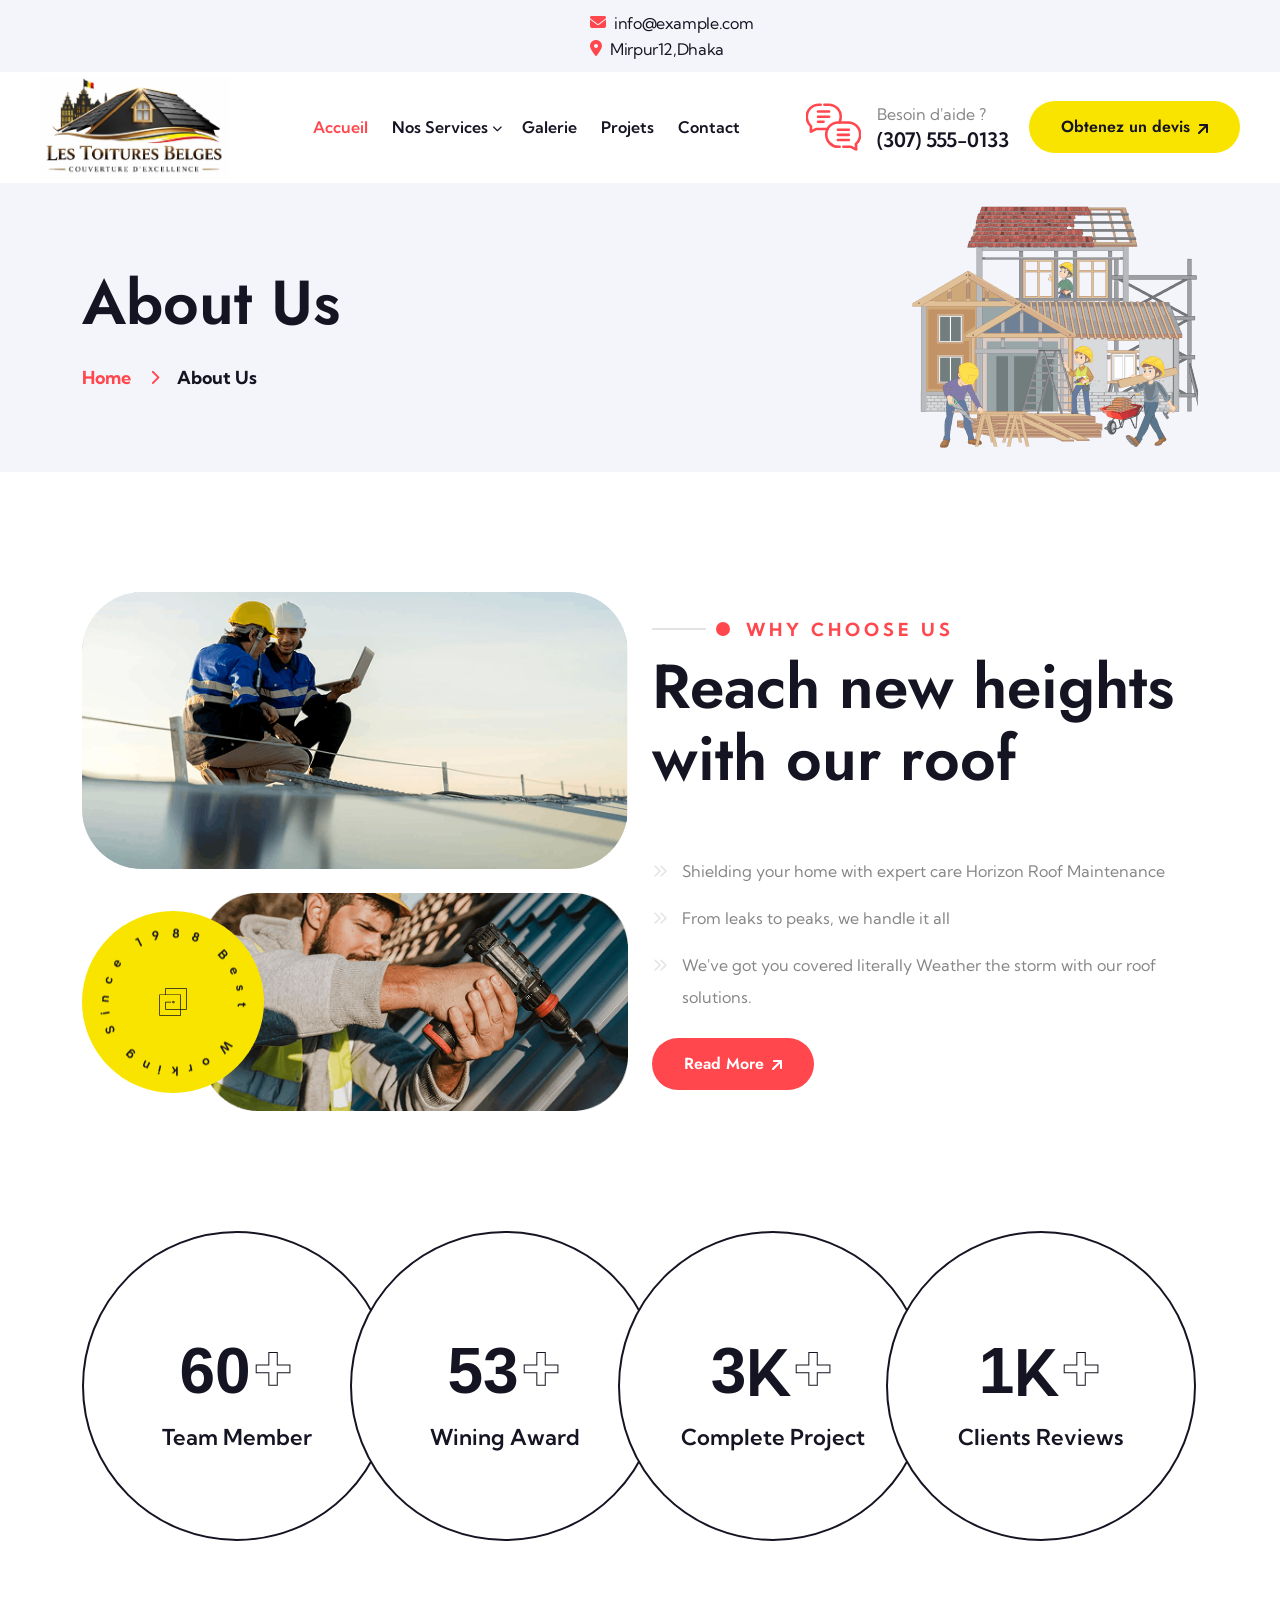
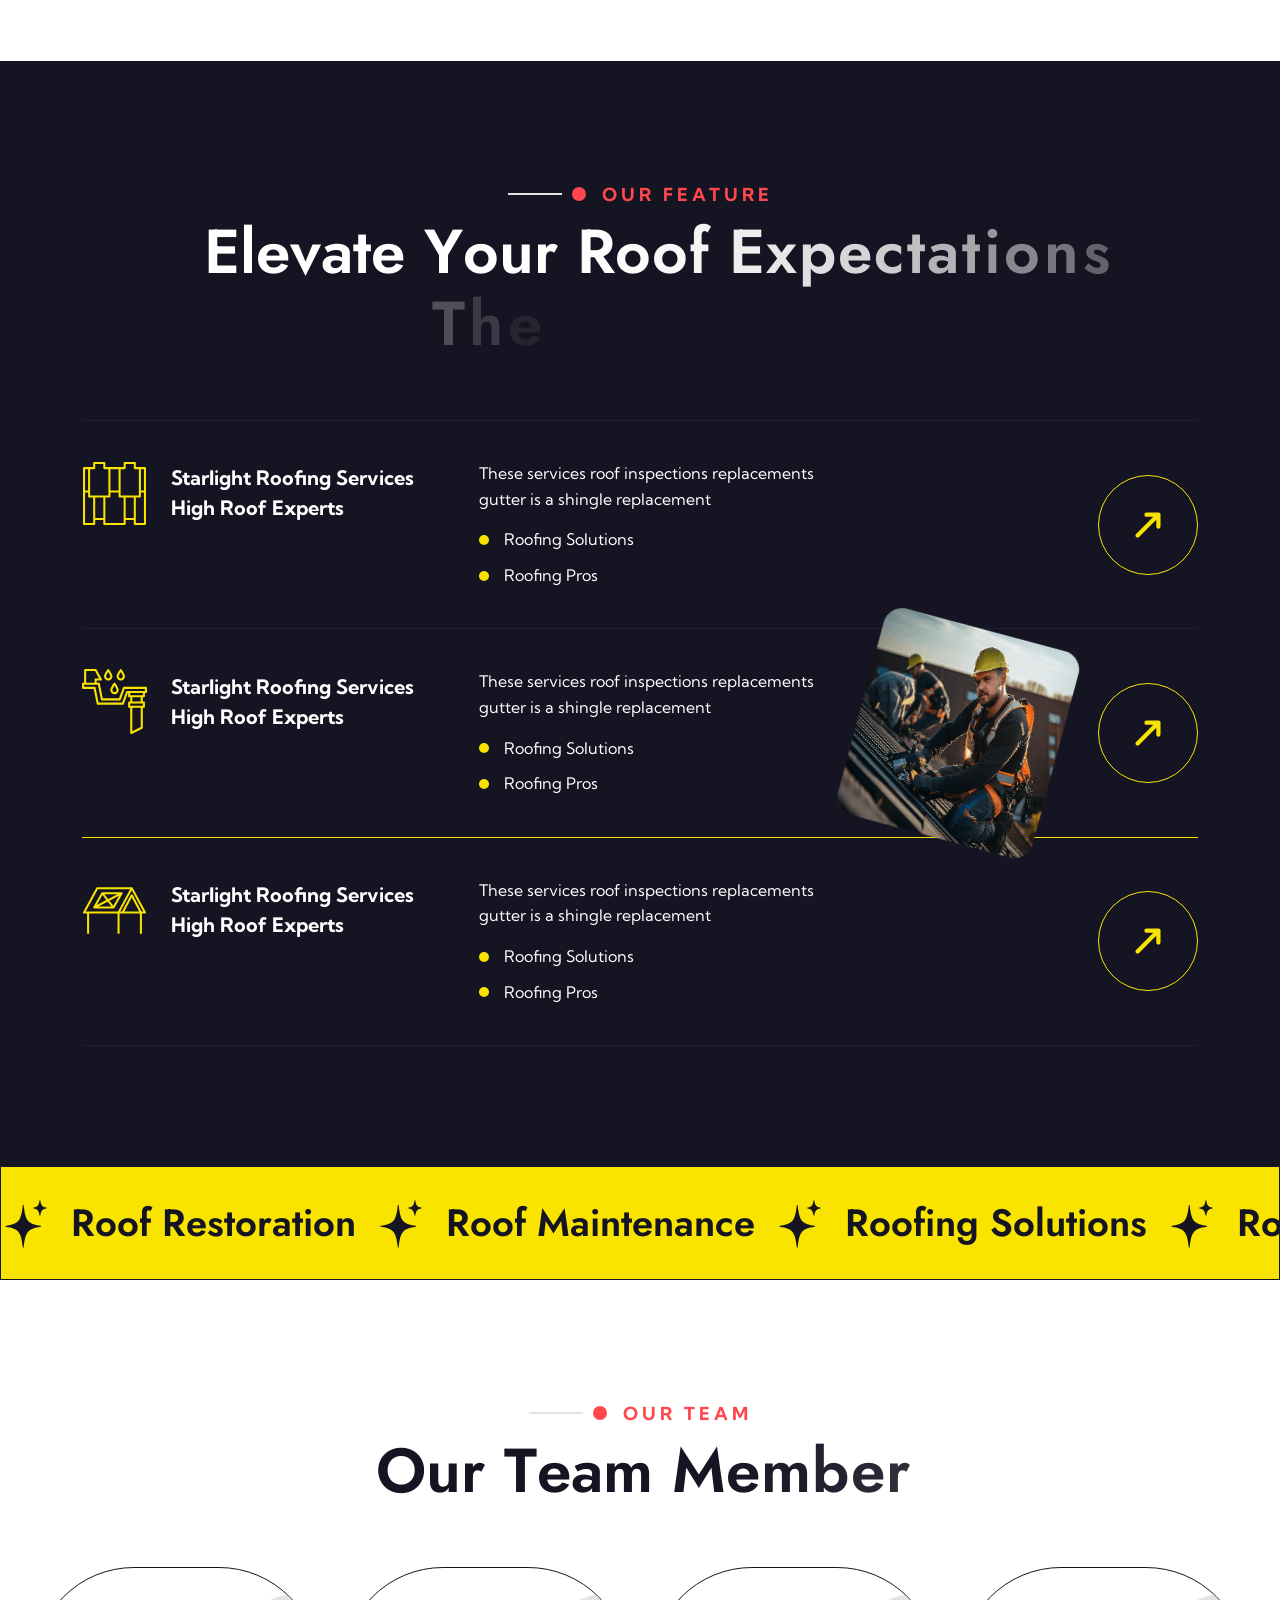
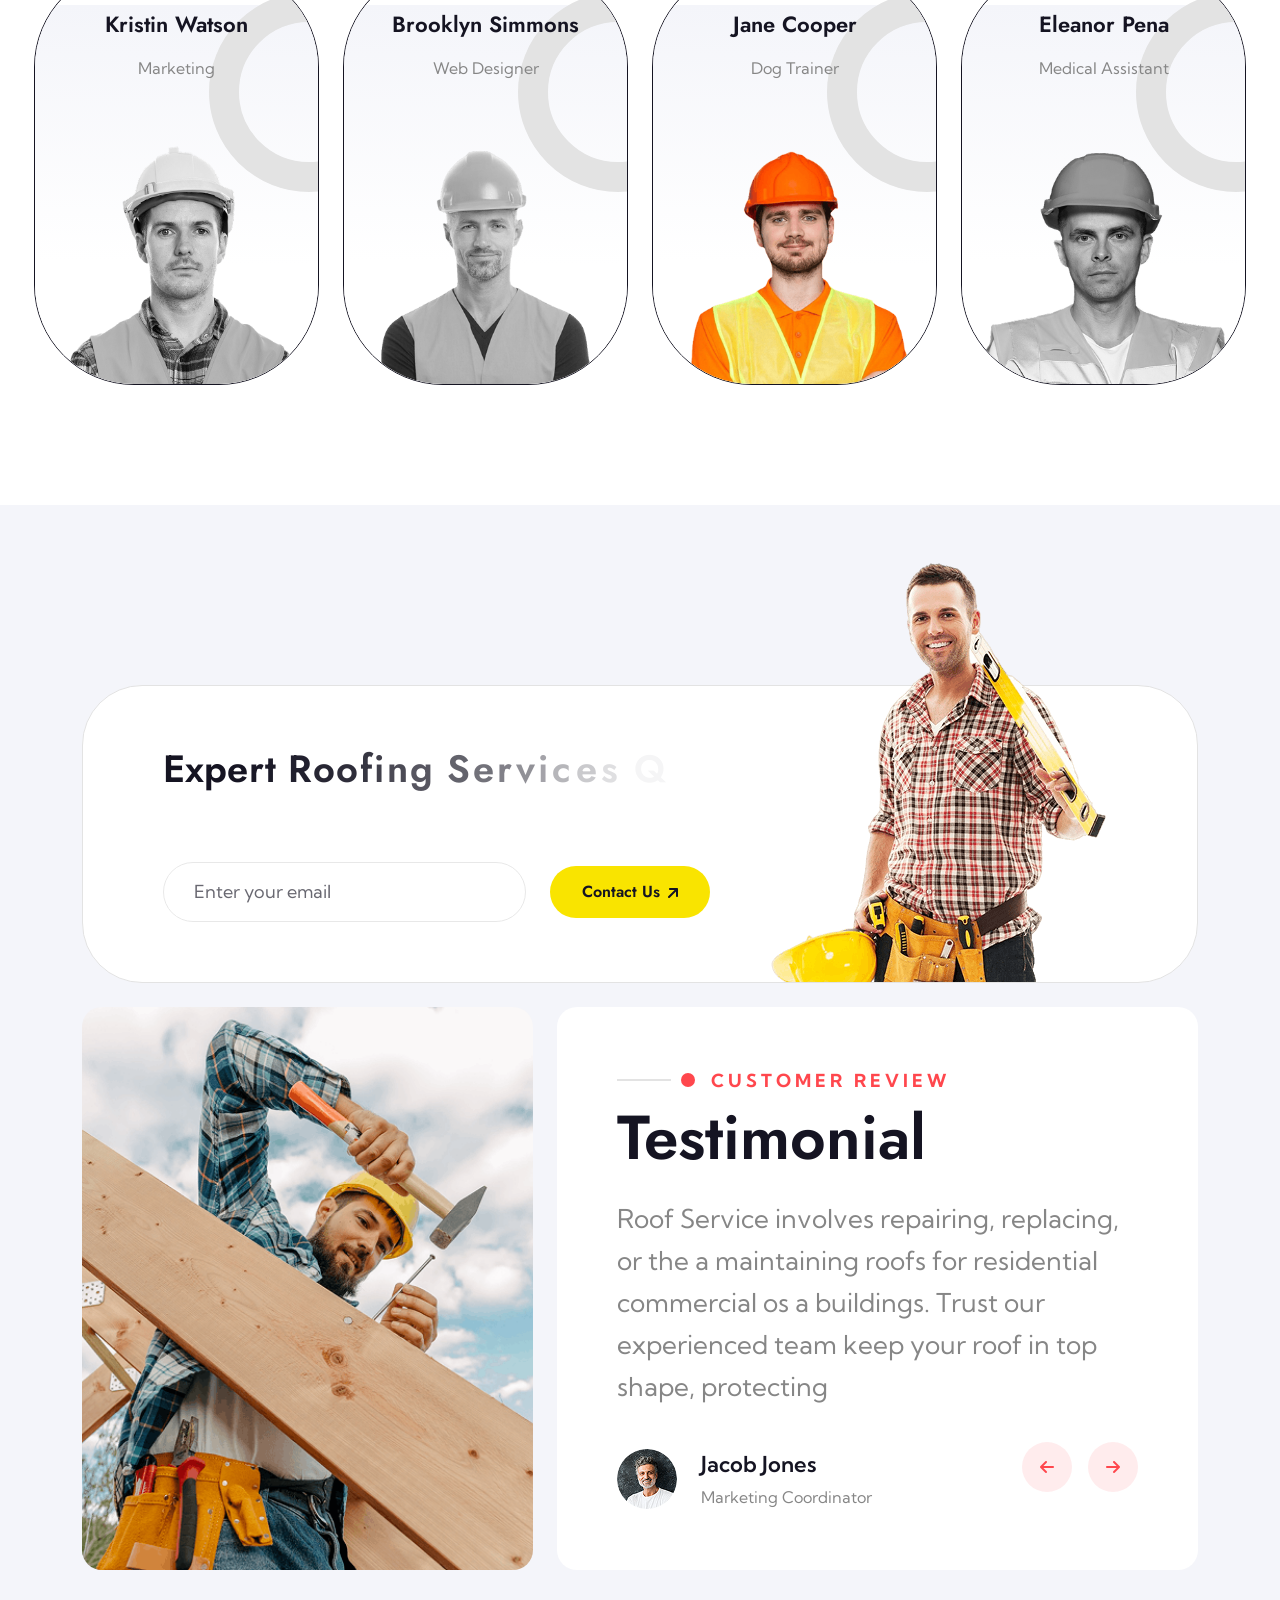
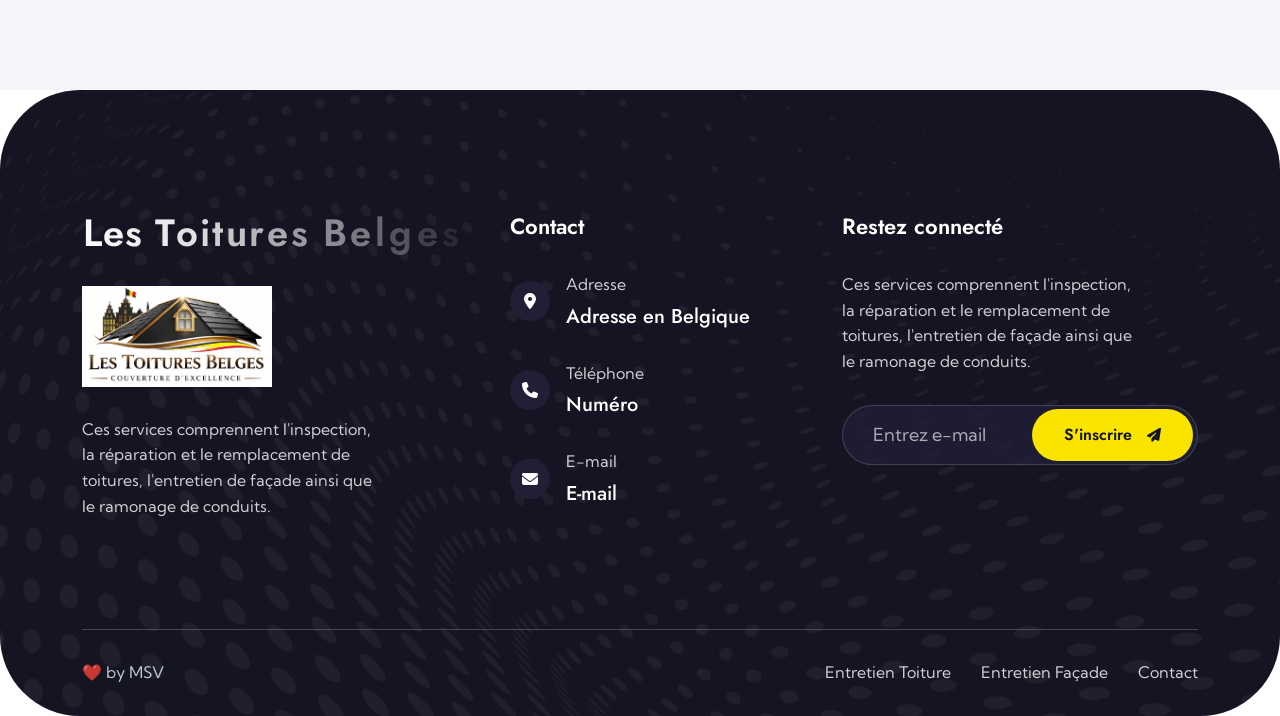
<file: about.html>
<!doctype html>
<html lang="en">
<!-- Mirrored from elegantpixelstheme.com/alcove/about.html by HTTrack Website Copier/3.x [XR&CO'2014], Fri, 27 Mar 2026 06:25:59 GMT -->

<head>
    <!-- Required meta tags -->
    <meta charset="UTF-8" />
    <meta http-equiv="X-UA-Compatible" content="IE=edge" />
    <!-- title -->
    <title>Alcove - Roofing Services Company HTML Template</title>
    <meta name="description" content="Alcove - Roofing Services Company HTML Template" />
    <meta name="viewport" content="width=device-width, initial-scale=1.0, maximum-scale=5.0, minimum-scale=1.0, user-scalable=yes" />
    <!-- Favicon -->
    <link rel="shortcut icon" type="image/x-icon" href="assets/img/fevicon.svg" />
    <!-- Place favicon.ico in the root directory -->

    <!-- CSS start here -->
    <link rel="stylesheet" href="assets/css/bootstrap.min.css" />
    <link rel="stylesheet" href="assets/fontawsome/css/fontawesome.css" />
    <link rel="stylesheet" href="assets/css/magnific-popup.css" />
    <link rel="stylesheet" href="assets/css/animate.min.css" />
    <link rel="stylesheet" href="assets/css/odometer.css" />
    <link rel="stylesheet" href="assets/css/swiper-bundle.min.css" />
    <link rel="stylesheet" href="assets/css/style.css" />
    <!-- CSS end here -->

    <style>
        .log-01 {
            width: 190px;
        }
    </style>
</head>

<body>
    <!-- Preloader start -->
    <div class="fullpage_loader">
        <img src="assets/img/fevicon.svg" class="position-absolute top-50 start-50 translate-middle" alt="preloader-logo" />
        <span class="loader"> </span>
    </div>
    <!-- Preloader end -->
    <!-- Header section start -->
    <div id="header-fixed-height"></div>
    <header class="ep-header-section top-0 start-0 bg-white w-100">
        <!-- top header section start -->
        <div class="ep-top-header-section gray-bg d-none d-lg-block">
            <div class="container-fluid">
                <div class="row g-4">
                    <div class="col-md-8">
                        <ul class="list-unstyled contact-info d-flex flex-wrap align-items-center" style="margin-left: 550px;">
                            <li class="d-flex align-items-center gap-2 text-white">
                                <span class="icon">
                  <i class="fa-solid fa-envelope"></i>
                </span>
                                <a href="mailto:info@example.com">info@example.com</a>
                            </li>
                            <li class="d-flex align-items-center gap-2 text-white">
                                <span class="icon">
                  <i class="fa-solid fa-location-dot"></i>
                </span>
                                <a href="#">Mirpur12,Dhaka </a>
                            </li>
                        </ul>
                    </div>
                    <!-- <div class="col-md-4">
                        <ul class="list-unstyled social-icon d-flex flex-wrap justify-content-end">
                            <li>
                                <a href="#">
                                    <i class="fa-brands fa-facebook-f"></i>
                                </a>
                            </li>
                            <li>
                                <a href="#">
                                    <i class="fa-brands fa-instagram"></i>
                                </a>
                            </li>
                            <li>
                                <a href="#">
                                    <i class="fa-brands fa-twitter"></i>
                                </a>
                            </li>
                            <li>
                                <a href="#">
                                    <i class="fa-brands fa-linkedin"></i>
                                </a>
                            </li>
                        </ul>
                    </div> -->
                </div>
            </div>
        </div>
        <!-- top header section end -->
        <div id="sticky-header" class="w-100">
            <nav class="navbar w-100 p-0 navbar-expand-xl d-none d-xl-flex">
                <div class="container-fluid">
                    <a class="navbar-brand" href="index.html">
                        <img src="assets/img/logo/Les Toitures Belges logo design.png" alt="logo" class="log-01">
                    </a>
                    <button class="navbar-toggler" type="button" data-bs-toggle="collapse" data-bs-target="#navbarSupportedContent" aria-controls="navbarSupportedContent" aria-expanded="false" aria-label="Toggle navigation">
            <span class="navbar-toggler-icon"></span>
          </button>
                    <div class="collapse navbar-collapse" id="navbarSupportedContent">
                        <ul class="navbar-nav mx-auto mb-lg-0">
                            <li class="nav-item">
                                <a class="nav-link active" aria-current="page" href="index.html">
                  Accueil <i class="fas fa-chevron"></i>
                </a>

                            </li>
                            <!-- <li class="nav-item">
                <a class="nav-link" href="about.html">
          à propos de nous
                </a>
              </li> -->
                            <li class="nav-item">
                                <a class="nav-link" href="#">
                Nos Services <i class="fas fa-chevron-down"></i>
                </a>
                                <ul class="sub-menu list-unstyled">
                                    <li>
                                        <a href="service.html">ENTRETIEN TOITURE</a>
                                    </li>
                                    <li>
                                        <a href="Entretien-façade.html">ENTRETIEN FAÇADE</a>
                                    </li>

                                    <li>
                                        <a href="ramonage.html">RAMONAGE</a>
                                    </li>
                                </ul>

                            </li>

                            <li class="nav-item">
                                <a class="nav-link" href="Gallery.html">
                 Galerie <i class="fas fa-chevron"></i>
                </a>

                            </li>

                            <li class="nav-item">
                                <a class="nav-link" href="./project-details.html">
             Projets <i class="fas fa-chevron"></i>
                </a>

                            </li>
                            <li class="nav-item">
                                <a class="nav-link" href="contact.html">
              Contact
                </a>
                            </li>
                        </ul>
                        <div class="menu-right-info d-flex align-items-center justify-content-end">
                            <a href="tel:307-555-0133" class="need-help d-flex align-items-center gap-3">
                                <span class="icon flex-shrink-0">
                  <img src="assets/img/icons/message.svg" alt="message">
                </span>
                                <span class="text d-block">
                  Besoin d'aide ?
                  <span class="number d-block">(307) 555-0133</span>
                                </span>
                            </a>
                            <a href="contact.html" class="theme-btn style2 d-inline-flex align-items-center gap-2 justify-content-center rounded-pill hover-effect-btn">
       Obtenez un devis

                <span class="theme-btn-icon">
                  <svg class="su-arrow-svg-top-right" width="10" height="10" viewBox="0 0 10 10" fill="none"
                    xmlns="http://www.w3.org/2000/svg">
                    <path
                      d="M10 1V8C10 8.29167 9.90625 8.53125 9.71875 8.71875C9.53125 8.90625 9.29167 9 9 9C8.70833 9 8.46875 8.90625 8.28125 8.71875C8.09375 8.53125 8 8.29167 8 8V3.40625L1.71875 9.71875C1.51042 9.90625 1.27083 10 1 10C0.729167 10 0.489583 9.90625 0.28125 9.71875C0.09375 9.51042 0 9.27083 0 9C0 8.72917 0.09375 8.48958 0.28125 8.28125L6.59375 2H2C1.70833 2 1.46875 1.90625 1.28125 1.71875C1.09375 1.53125 1 1.29167 1 1C1 0.708333 1.09375 0.46875 1.28125 0.28125C1.46875 0.09375 1.70833 0 2 0H9C9.29167 0 9.53125 0.09375 9.71875 0.28125C9.90625 0.46875 10 0.708333 10 1Z"
                      fill="currentColor"></path>
                    <path
                      d="M10 1V8C10 8.29167 9.90625 8.53125 9.71875 8.71875C9.53125 8.90625 9.29167 9 9 9C8.70833 9 8.46875 8.90625 8.28125 8.71875C8.09375 8.53125 8 8.29167 8 8V3.40625L1.71875 9.71875C1.51042 9.90625 1.27083 10 1 10C0.729167 10 0.489583 9.90625 0.28125 9.71875C0.09375 9.51042 0 9.27083 0 9C0 8.72917 0.09375 8.48958 0.28125 8.28125L6.59375 2H2C1.70833 2 1.46875 1.90625 1.28125 1.71875C1.09375 1.53125 1 1.29167 1 1C1 0.708333 1.09375 0.46875 1.28125 0.28125C1.46875 0.09375 1.70833 0 2 0H9C9.29167 0 9.53125 0.09375 9.71875 0.28125C9.90625 0.46875 10 0.708333 10 1Z"
                      fill="currentColor"></path>
                  </svg>
                </span>
              </a>
                        </div>
                    </div>
                </div>
            </nav>

            <!-- mobile navbar part start -->
            <div class="mobile-menu-area d-block d-xl-none">
                <div class="container">
                    <div class="mobile-topbar">
                        <div class="d-flex justify-content-between align-items-center">
                            <div class="logo">
                                <a href="index.html"> <img src="assets/img/logo/Les Toitures Belges logo design.png" alt="logo" class="log-01"></a>
                            </div>
                            <div class="bars">
                                <i class="fas fa-bars"></i>
                            </div>
                        </div>
                    </div>
                </div>
                <div class="mobile-menu-overlay"></div>
                <div class="mobile-menu-main">
                    <div class="logo">
                        <a href="index.html"><img src="assets/img/logo/Les Toitures Belges logo design.png" alt="logo" class="log-01"></a>
                    </div>
                    <div class="close-mobile-menu"><i class="fas fa-times"></i></div>
                    <div class="menu-body">
                        <div class="menu-list">
                            <ul class="list-unstyled">
                                <li class="sub-mobile-menu">
                                    <a href="index.html">   Accueil <i class=""></i></a>

                                </li>
                                <!-- <li class="sub-mobile-menu">
                  <a href="about.html">à propos de nous</a>
                </li> -->
                                <li class="sub-mobile-menu">
                                    <a href="#">Nos Services <i class="fas fa-chevron-down float-end"></i></a>
                                    <ul class="list-unstyled">
                                        <li>
                                            <a href="service.html">ENTRETIEN TOITURE</a>
                                        </li>
                                        <li>
                                            <a href="Entretien-façade.html">ENTRETIEN FAÇADE</a>
                                        </li>

                                        <li>
                                            <a href="ramonage.html">RAMONAGE</a>
                                        </li>


                                    </ul>
                                </li>
                                <li class="sub-mobile-menu">
                                    <a href="#">Galerie <i class=""></i></a>

                                </li>


                                <li class="sub-mobile-menu">
                                    <a href="contact.html">Contact</a>
                                </li>
                            </ul>
                        </div>
                    </div>
                    <div class="contact-info pt-4 px-3 pb-5">
                        <h4 class="contact-title heading-four">Contact Info</h4>
                        <ul class="list-unstyled">
                            <li class="d-flex align-items-center gap-3">
                                <div class="icon-box d-flex align-items-center justify-content-center rounded-pill flex-shrink-0">
                                    <i class="fa-solid fa-phone"></i>
                                </div>
                                <div class="info">
                                    <h5 class="info-label">
                                        Call Now</h5>
                                    <a href="tel:(629)555-0129" class="info-text">000000000</a>
                                </div>
                            </li>
                            <li class="d-flex align-items-center gap-3">
                                <div class="icon-box d-flex align-items-center justify-content-center rounded-pill flex-shrink-0">
                                    <i class="fa-solid fa-envelope"></i>
                                </div>
                                <div class="info">
                                    <h5 class="info-label">Email Us</h5>
                                    <a href="mailto:tim.jennings@example.com" class="info-text">roof@info.com</a>
                                </div>
                            </li>
                            <li class="d-flex align-items-center gap-3">
                                <div class="icon-box d-flex align-items-center justify-content-center rounded-pill flex-shrink-0">
                                    <i class="fa-solid fa-location-dot"></i>
                                </div>
                                <div class="info">
                                    <h5 class="info-label">Office Location</h5>
                                    <a href="#" class="info-text">xyz location </a>
                                </div>
                            </li>
                        </ul>
                    </div>
                </div>
            </div>
            <!-- mobile navbar part end -->
        </div>
    </header>
    <!-- Header section end -->

    <!-- Main area start -->
    <main>
        <!-- Page header section start -->
        <section class="ep-page-header-section gray-bg position-relative z-1">
            <div class="container">
                <div class="row">
                    <div class="col-lg-8 align-self-center mx-auto">
                        <div class="text">
                            <h1 class="heading-two pb-30 split-text right">About Us</h1>
                            <ul class="bread-crumb list-unstyled d-flex flex-wrap justify-content-start">
                                <li><a href="index.html">Home</a></li>
                                <li>About Us</li>
                            </ul>
                        </div>
                    </div>
                    <div class="col-lg-4 d-none d-lg-block">
                        <div class="page-image text-end">
                            <img src="assets/img/images/page-header-img.png" alt="page-header-img" class="img-fluid w-100" />
                        </div>
                    </div>
                </div>
            </div>
        </section>
        <!-- Page header section end -->
        <!-- Why choose us section start -->
        <section class="ep-why-choose-us-section style-2 py-120 rounded-80">
            <div class="container">
                <div class="row g-4">
                    <div class="col-lg-6 order-2 order-lg-1">
                        <div class="images pe-xxl-5">
                            <div class="img-one overflow-hidden rounded-60">
                                <img src="assets/img/images/choose-us-img-1.png" alt="choose-us-img" class="img-fluid w-100" />
                            </div>
                            <div class="img-two rounded-60 mt-4 position-relative">
                                <img src="assets/img/images/choose-us-img-2.png" alt="choose-us-img" class="img-fluid w-100" />
                                <div class="since secondary-bg rounded-pill position-absolute top-50 start-0 translate-middle-y">
                                    <div class="since-img w-100 h-100 rounded-pill"></div>
                                    <img src="assets/img/icons/since-icon.svg" alt="since-icon" class="position-absolute top-50 start-50 translate-middle" />
                                </div>
                            </div>
                        </div>
                    </div>
                    <div class="col-lg-6 order-1 order-lg-2">
                        <div class="text pt-lg-4">
                            <div class="section-title">
                                <span class="sub-title primary text-uppercase position-relative d-inline-block pb-2">Why Choose Us</span
                  >
                  <h2 class="heading-two split-text right">
                    Reach new heights with our roof
                  </h2>
                </div>
                <ul class="list-info list-unstyled">
                  <li>
                    Shielding your home with expert care Horizon Roof
                    Maintenance
                  </li>
                  <li>From leaks to peaks, we handle it all</li>
                  <li>
                    We've got you covered literally Weather the storm with our
                    roof solutions.
                  </li>
                </ul>
                <a
                  href="contact.html"
                  class="theme-btn d-inline-flex align-items-center gap-2 justify-content-center rounded-pill hover-effect-btn"
                >
                  Read More
                  <span class="theme-btn-icon">
                    <svg
                      class="su-arrow-svg-top-right"
                      width="10"
                      height="10"
                      viewBox="0 0 10 10"
                      fill="none"
                      xmlns="http://www.w3.org/2000/svg"
                    >
                      <path
                        d="M10 1V8C10 8.29167 9.90625 8.53125 9.71875 8.71875C9.53125 8.90625 9.29167 9 9 9C8.70833 9 8.46875 8.90625 8.28125 8.71875C8.09375 8.53125 8 8.29167 8 8V3.40625L1.71875 9.71875C1.51042 9.90625 1.27083 10 1 10C0.729167 10 0.489583 9.90625 0.28125 9.71875C0.09375 9.51042 0 9.27083 0 9C0 8.72917 0.09375 8.48958 0.28125 8.28125L6.59375 2H2C1.70833 2 1.46875 1.90625 1.28125 1.71875C1.09375 1.53125 1 1.29167 1 1C1 0.708333 1.09375 0.46875 1.28125 0.28125C1.46875 0.09375 1.70833 0 2 0H9C9.29167 0 9.53125 0.09375 9.71875 0.28125C9.90625 0.46875 10 0.708333 10 1Z"
                        fill="currentColor"
                      ></path>
                      <path
                        d="M10 1V8C10 8.29167 9.90625 8.53125 9.71875 8.71875C9.53125 8.90625 9.29167 9 9 9C8.70833 9 8.46875 8.90625 8.28125 8.71875C8.09375 8.53125 8 8.29167 8 8V3.40625L1.71875 9.71875C1.51042 9.90625 1.27083 10 1 10C0.729167 10 0.489583 9.90625 0.28125 9.71875C0.09375 9.51042 0 9.27083 0 9C0 8.72917 0.09375 8.48958 0.28125 8.28125L6.59375 2H2C1.70833 2 1.46875 1.90625 1.28125 1.71875C1.09375 1.53125 1 1.29167 1 1C1 0.708333 1.09375 0.46875 1.28125 0.28125C1.46875 0.09375 1.70833 0 2 0H9C9.29167 0 9.53125 0.09375 9.71875 0.28125C9.90625 0.46875 10 0.708333 10 1Z"
                        fill="currentColor"
                      ></path>
                    </svg>
                  </span>
                                </a>
                            </div>
                        </div>
                    </div>
                </div>
        </section>
        <!-- Why choose us section end -->
        <!-- Counter section start -->
        <div class="ep-counter-section style-2">
            <div class="container">
                <div class="counter-main gap-2 gap-sm-4 gap-lg-0 justify-content-center justify-content-lg-start d-flex align-items-center flex-wrap">
                    <div class="counter-item d-flex align-items-center justify-content-center rounded-pill">
                        <div class="text text-center">
                            <span class="heading-one number pb-10">
                  <span class="odometer" data-count="60"></span
                  ><span class="symbol">+</span>
                            </span>
                            <span class="d-block heading-five">Team Member</span>
                        </div>
                    </div>
                    <div class="counter-item d-flex align-items-center justify-content-center rounded-pill">
                        <div class="text text-center">
                            <span class="heading-one number pb-10">
                  <span class="odometer" data-count="53"></span
                  ><span class="symbol">+</span>
                            </span>
                            <span class="d-block heading-five">Wining Award</span>
                        </div>
                    </div>
                    <div class="counter-item d-flex align-items-center justify-content-center rounded-pill">
                        <div class="text text-center">
                            <span class="heading-one number pb-10">
                  <span class="odometer" data-count="3"></span
                  ><span class="alf">k</span><span class="symbol">+</span>
                            </span>
                            <span class="d-block heading-five">Complete Project</span>
                        </div>
                    </div>
                    <div class="counter-item d-flex align-items-center justify-content-center rounded-pill">
                        <div class="text text-center">
                            <span class="heading-one number pb-10">
                  <span class="odometer" data-count="1"></span
                  ><span class="alf">k</span><span class="symbol">+</span>
                            </span>
                            <span class="d-block heading-five">Clients Reviews</span>
                        </div>
                    </div>
                </div>
            </div>
        </div>
        <!-- Counter section end -->
        <!-- Our features section start -->
        <section class="ep-features-section style-2 rounded-0 py-120 mt-120">
            <div class="container">
                <div class="row">
                    <div class="col-lg-10 mx-auto">
                        <div class="section-title text-center">
                            <span class="sub-title primary text-uppercase position-relative d-inline-block pb-2">oUR fEATURE</span
                >
                <h2 class="heading-two split-text right text-white">
                  Elevate Your Roof Expectations The Roof For You
                </h2>
              </div>
            </div>
          </div>
          <div class="featues-main">
            <div class="feature-item pb-40 mb-40">
              <div class="row g-3">
                <div class="col-lg-4">
                  <div class="d-flex align-items-center gap-4">
                    <div class="icon">
                      <img
                        src="assets/img/icons/feature-icon-1.svg"
                        alt="feature-icon"
                      />
                    </div>
                    <span class="feature-title heading-four">
                      <a href="service-details.html">
                        Starlight Roofing Services High Roof Experts
                      </a>
                    </span>
                        </div>
                    </div>
                    <div class="col-lg-4 align-self-center">
                        <div class="feature-des">
                            <p>
                                These services roof inspections replacements gutter is a shingle replacement
                            </p>
                            <ul class="list-info list-unstyled pt-15">
                                <li>Roofing Solutions</li>
                                <li>Roofing Pros</li>
                            </ul>
                        </div>
                    </div>
                    <div class="col-lg-2 align-self-center position-relative">
                        <div class="hover-image">
                            <div class="feature-img rounded-20 overflow-hidden">
                                <img src="assets/img/features/feature-img-1.png" alt="feature-img" class="img-fluid w-100" />
                            </div>
                        </div>
                    </div>
                    <div class="col-lg-2 align-self-center">
                        <a href="service-details.html" class="d-lg-flex justify-content-lg-end">
                            <span class="arrow-icon d-flex align-items-center flex-shrink-0 justify-content-center rounded-pill">
                      <span class="btn-icon">
                        <svg
                          width="57"
                          height="56"
                          viewBox="0 0 57 56"
                          fill="none"
                          xmlns="http://www.w3.org/2000/svg"
                        >
                          <path
                            d="M46.336 13.217V30.1876C46.4023 31.8449 45.0101 33.237 43.3529 33.1707C41.6956 33.237 40.3035 31.8449 40.3698 30.1876L40.3035 20.4428L15.7757 44.9706C14.5825 46.1638 12.7263 46.1638 11.5331 44.9706C10.2735 43.711 10.3398 41.9212 11.5331 40.7279L36.0608 16.2002H26.3823C24.725 16.2664 23.3329 14.8743 23.3992 13.217C23.3329 11.5598 24.725 10.1677 26.3823 10.2339H43.3529C45.0101 10.1677 46.4023 11.5598 46.336 13.217Z"
                            fill="currentColor"
                          />
                        </svg>
                      </span>
                            </span>
                        </a>
                    </div>
                </div>
            </div>
            <div class="feature-item pb-40 mb-40 active-feature">
                <div class="row g-3">
                    <div class="col-lg-4">
                        <div class="d-flex align-items-center gap-4">
                            <div class="icon">
                                <img src="assets/img/icons/feature-icon-2.svg" alt="feature-icon" />
                            </div>
                            <span class="feature-title heading-four">
                      <a href="service-details.html">
                        Starlight Roofing Services High Roof Experts
                      </a>
                    </span>
                        </div>
                    </div>
                    <div class="col-lg-4 align-self-center">
                        <div class="feature-des">
                            <p>
                                These services roof inspections replacements gutter is a shingle replacement
                            </p>
                            <ul class="list-info list-unstyled pt-15">
                                <li>Roofing Solutions</li>
                                <li>Roofing Pros</li>
                            </ul>
                        </div>
                    </div>
                    <div class="col-lg-2 align-self-center position-relative">
                        <div class="hover-image">
                            <div class="feature-img rounded-20 overflow-hidden">
                                <img src="assets/img/features/feature-img-1.png" alt="feature-img" class="img-fluid w-100" />
                            </div>
                        </div>
                    </div>
                    <div class="col-lg-2 align-self-center">
                        <a href="service-details.html" class="d-lg-flex justify-content-lg-end">
                            <span class="arrow-icon d-flex align-items-center flex-shrink-0 justify-content-center rounded-pill">
                      <span class="btn-icon">
                        <svg
                          width="57"
                          height="56"
                          viewBox="0 0 57 56"
                          fill="none"
                          xmlns="http://www.w3.org/2000/svg"
                        >
                          <path
                            d="M46.336 13.217V30.1876C46.4023 31.8449 45.0101 33.237 43.3529 33.1707C41.6956 33.237 40.3035 31.8449 40.3698 30.1876L40.3035 20.4428L15.7757 44.9706C14.5825 46.1638 12.7263 46.1638 11.5331 44.9706C10.2735 43.711 10.3398 41.9212 11.5331 40.7279L36.0608 16.2002H26.3823C24.725 16.2664 23.3329 14.8743 23.3992 13.217C23.3329 11.5598 24.725 10.1677 26.3823 10.2339H43.3529C45.0101 10.1677 46.4023 11.5598 46.336 13.217Z"
                            fill="currentColor"
                          />
                        </svg>
                      </span>
                            </span>
                        </a>
                    </div>
                </div>
            </div>
            <div class="feature-item pb-40 mb-40">
                <div class="row g-3">
                    <div class="col-lg-4">
                        <div class="d-flex align-items-center gap-4">
                            <div class="icon">
                                <img src="assets/img/icons/feature-icon-3.svg" alt="feature-icon" />
                            </div>
                            <span class="feature-title heading-four">
                      <a href="service-details.html">
                        Starlight Roofing Services High Roof Experts
                      </a>
                    </span>
                        </div>
                    </div>
                    <div class="col-lg-4 align-self-center">
                        <div class="feature-des">
                            <p>
                                These services roof inspections replacements gutter is a shingle replacement
                            </p>
                            <ul class="list-info list-unstyled pt-15">
                                <li>Roofing Solutions</li>
                                <li>Roofing Pros</li>
                            </ul>
                        </div>
                    </div>
                    <div class="col-lg-2 align-self-center position-relative">
                        <div class="hover-image">
                            <div class="feature-img rounded-20 overflow-hidden">
                                <img src="assets/img/features/feature-img-1.png" alt="feature-img" class="img-fluid w-100" />
                            </div>
                        </div>
                    </div>
                    <div class="col-lg-2 align-self-center">
                        <a href="service-details.html" class="d-lg-flex justify-content-lg-end">
                            <span class="arrow-icon d-flex align-items-center flex-shrink-0 justify-content-center rounded-pill">
                      <span class="btn-icon">
                        <svg
                          width="57"
                          height="56"
                          viewBox="0 0 57 56"
                          fill="none"
                          xmlns="http://www.w3.org/2000/svg"
                        >
                          <path
                            d="M46.336 13.217V30.1876C46.4023 31.8449 45.0101 33.237 43.3529 33.1707C41.6956 33.237 40.3035 31.8449 40.3698 30.1876L40.3035 20.4428L15.7757 44.9706C14.5825 46.1638 12.7263 46.1638 11.5331 44.9706C10.2735 43.711 10.3398 41.9212 11.5331 40.7279L36.0608 16.2002H26.3823C24.725 16.2664 23.3329 14.8743 23.3992 13.217C23.3329 11.5598 24.725 10.1677 26.3823 10.2339H43.3529C45.0101 10.1677 46.4023 11.5598 46.336 13.217Z"
                            fill="currentColor"
                          />
                        </svg>
                      </span>
                            </span>
                        </a>
                    </div>
                </div>
            </div>
            </div>
            </div>
        </section>
        <!-- Our features section end -->
        <!-- Text slider section start -->
        <section class="ep-text-slider-section style-2 overflow-hidden">
            <div class="slider-main rounded-80 d-flex align-items-center">
                <div class="slider-item d-flex align-items-center">
                    <h3 class="title heading-three d-flex align-items-center">
                        <span class="slider-icon">
                <img src="assets/img/icons/star.svg" alt="star" />
              </span> Roof Restoration
                    </h3>
                    <h3 class="title heading-three d-flex align-items-center">
                        <span class="slider-icon">
                <img src="assets/img/icons/star.svg" alt="star" />
              </span> Roof Maintenance
                    </h3>
                    <h3 class="title heading-three d-flex align-items-center">
                        <span class="slider-icon">
                <img src="assets/img/icons/star.svg" alt="star" />
              </span> Roofing Solutions
                    </h3>
                    <h3 class="title heading-three d-flex align-items-center">
                        <span class="slider-icon">
                <img src="assets/img/icons/star.svg" alt="star" />
              </span> Roofing Experts
                    </h3>
                </div>
                <div class="slider-item d-flex align-items-center">
                    <h3 class="title heading-three d-flex align-items-center">
                        <span class="slider-icon">
                <img src="assets/img/icons/star.svg" alt="star" />
              </span> Roof Restoration
                    </h3>
                    <h3 class="title heading-three d-flex align-items-center">
                        <span class="slider-icon">
                <img src="assets/img/icons/star.svg" alt="star" />
              </span> Roof Maintenance
                    </h3>
                    <h3 class="title heading-three d-flex align-items-center">
                        <span class="slider-icon">
                <img src="assets/img/icons/star.svg" alt="star" />
              </span> Roofing Solutions
                    </h3>
                    <h3 class="title heading-three d-flex align-items-center">
                        <span class="slider-icon">
                <img src="assets/img/icons/star.svg" alt="star" />
              </span> Roofing Experts
                    </h3>
                </div>
            </div>
        </section>
        <!-- Text slider section end -->
        <!-- Team section start -->
        <section class="ep-team-section style-2 bg-white py-120 border-0 rounded-0">
            <div class="container-fluid">
                <div class="section-title text-center">
                    <span class="sub-title primary text-uppercase position-relative d-inline-block pb-2">OUR Team</span
            >
            <h2 class="heading-two split-text right">Our Team Member</h2>
          </div>
          <div class="row g-4">
            <div class="col-xl-3 col-lg-4 col-sm-6">
              <div class="team-item overflow-hidden">
                <div class="text text-center">
                  <h3 class="heading-five name pb-3">Kristin Watson</h3>
                  <span class="designation">Marketing</span>
                </div>
                <div class="image">
                    <img src="assets/img/team/team-img-1.png" alt="team-img" class="img-fluid w-100" />
                </div>
            </div>
            </div>
            <div class="col-xl-3 col-lg-4 col-sm-6">
                <div class="team-item overflow-hidden">
                    <div class="text text-center">
                        <h3 class="heading-five name pb-3">Brooklyn Simmons</h3>
                        <span class="designation">Web Designer</span>
                    </div>
                    <div class="image">
                        <img src="assets/img/team/team-img-2.png" alt="team-img" class="img-fluid w-100" />
                    </div>
                </div>
            </div>
            <div class="col-xl-3 col-lg-4 col-sm-6">
                <div class="team-item overflow-hidden">
                    <div class="text text-center">
                        <h3 class="heading-five name pb-3">Jane Cooper</h3>
                        <span class="designation">Dog Trainer</span>
                    </div>
                    <div class="image">
                        <img src="assets/img/team/team-img-3.png" alt="team-img" class="img-fluid w-100" />
                    </div>
                </div>
            </div>
            <div class="col-xl-3 col-lg-4 col-sm-6">
                <div class="team-item overflow-hidden">
                    <div class="text text-center">
                        <h3 class="heading-five name pb-3">Eleanor Pena</h3>
                        <span class="designation">Medical Assistant</span>
                    </div>
                    <div class="image">
                        <img src="assets/img/team/team-img-4.png" alt="team-img" class="img-fluid w-100" />
                    </div>
                </div>
            </div>
            </div>
            </div>
        </section>
        <!-- Team section end -->
        <!-- Testimonial section start -->
        <div class="ep-testimonial-section gray-bg py-120 border-0 rounded-0">
            <div class="container">
                <div class="join-us bg-white rounded-60 position-relative">
                    <div class="row g-4">
                        <div class="col-lg-7">
                            <div class="text">
                                <h3 class="heading-three title split-text right pb-4 text-center text-sm-start">
                                    Expert Roofing Services Quick Roof Fixes Resilient
                                </h3>
                                <form action="#">
                                    <div class="d-flex flex-column flex-sm-row align-items-center gap-4">
                                        <div class="input-group">
                                            <input type="email" class="form-control shadow-none" placeholder="Enter your email" />
                                        </div>
                                        <button type="submit" class="theme-btn flex-shrink-0 style2 border-0 d-inline-flex align-items-center gap-2 justify-content-center rounded-pill hover-effect-btn">
                        Contact Us
                        <span class="theme-btn-icon">
                          <svg
                            class="su-arrow-svg-top-right"
                            width="10"
                            height="10"
                            viewBox="0 0 10 10"
                            fill="none"
                            xmlns="http://www.w3.org/2000/svg"
                          >
                            <path
                              d="M10 1V8C10 8.29167 9.90625 8.53125 9.71875 8.71875C9.53125 8.90625 9.29167 9 9 9C8.70833 9 8.46875 8.90625 8.28125 8.71875C8.09375 8.53125 8 8.29167 8 8V3.40625L1.71875 9.71875C1.51042 9.90625 1.27083 10 1 10C0.729167 10 0.489583 9.90625 0.28125 9.71875C0.09375 9.51042 0 9.27083 0 9C0 8.72917 0.09375 8.48958 0.28125 8.28125L6.59375 2H2C1.70833 2 1.46875 1.90625 1.28125 1.71875C1.09375 1.53125 1 1.29167 1 1C1 0.708333 1.09375 0.46875 1.28125 0.28125C1.46875 0.09375 1.70833 0 2 0H9C9.29167 0 9.53125 0.09375 9.71875 0.28125C9.90625 0.46875 10 0.708333 10 1Z"
                              fill="currentColor"
                            ></path>
                            <path
                              d="M10 1V8C10 8.29167 9.90625 8.53125 9.71875 8.71875C9.53125 8.90625 9.29167 9 9 9C8.70833 9 8.46875 8.90625 8.28125 8.71875C8.09375 8.53125 8 8.29167 8 8V3.40625L1.71875 9.71875C1.51042 9.90625 1.27083 10 1 10C0.729167 10 0.489583 9.90625 0.28125 9.71875C0.09375 9.51042 0 9.27083 0 9C0 8.72917 0.09375 8.48958 0.28125 8.28125L6.59375 2H2C1.70833 2 1.46875 1.90625 1.28125 1.71875C1.09375 1.53125 1 1.29167 1 1C1 0.708333 1.09375 0.46875 1.28125 0.28125C1.46875 0.09375 1.70833 0 2 0H9C9.29167 0 9.53125 0.09375 9.71875 0.28125C9.90625 0.46875 10 0.708333 10 1Z"
                              fill="currentColor"
                            ></path>
                          </svg>
                        </span>
                      </button>
                                    </div>
                                </form>
                            </div>
                        </div>
                        <div class="col-lg-5 d-none d-lg-block">
                            <div class="img">
                                <img src="assets/img/images/join-img.png" alt="join-img" />
                            </div>
                        </div>
                    </div>
                </div>
                <div class="testimonial-main mt-4">
                    <div class="row g-4">
                        <div class="col-lg-5">
                            <div class="img rounded-20 overflow-hidden h-100">
                                <img src="assets/img/testimonial/testimonial-img-1.png" alt="testimonial-img" class="img-fluid w-100 object-fit-cover h-100" />
                            </div>
                        </div>
                        <div class="col-lg-7">
                            <div class="swiper testimonial-slider bg-white rounded-20 h-100">
                                <div class="swiper-wrapper">
                                    <div class="swiper-slide">
                                        <div class="slider-item">
                                            <div class="section-title mb-4">
                                                <span class="sub-title primary text-uppercase position-relative d-inline-block pb-2">Customer Review
                          </span>
                                                <h2 class="heading-two">Testimonial</h2>
                                            </div>
                                            <p>
                                                Roof Service involves repairing, replacing, or the a maintaining roofs for residential commercial os a buildings. Trust our experienced team keep your roof in top shape, protecting
                                            </p>
                                            <div class="user d-flex gap-4 align-items-center">
                                                <div class="img">
                                                    <img src="assets/img/testimonial/testimonial-img-sm-1.png" alt="testimonial-img-sm" class="img-fluid w-100" />
                                                </div>
                                                <div class="text">
                                                    <span class="heading-five name d-block">Jacob Jones</span
                            >
                            <span class="designation"
                              >Marketing Coordinator</span
                            >
                          </div>
                        </div>
                      </div>
                    </div>
                    <div class="swiper-slide">
                      <div class="slider-item">
                        <div class="section-title mb-4">
                          <span
                            class="sub-title primary text-uppercase position-relative d-inline-block pb-2"
                            >Customer Review
                          </span>
                                                    <h2 class="heading-two">Testimonial</h2>
                                                </div>
                                                <p>
                                                    Roof Service involves repairing, replacing, or the a maintaining roofs for residential commercial os a buildings. Trust our experienced team keep your roof in top shape, protecting
                                                </p>
                                                <div class="user d-flex gap-4 align-items-center">
                                                    <div class="img">
                                                        <img src="assets/img/testimonial/testimonial-img-sm-1.png" alt="testimonial-img-sm" class="img-fluid w-100" />
                                                    </div>
                                                    <div class="text">
                                                        <span class="heading-five name d-block">Jacob Jones</span
                            >
                            <span class="designation"
                              >Marketing Coordinator</span
                            >
                          </div>
                        </div>
                      </div>
                    </div>
                  </div>
                  <div
                    class="testimonial-slider-arrows d-flex align-items-center justify-content-end gap-3"
                  >
                    <div
                      class="swiper-button-prev rounded-pill d-flex align-items-center justify-content-center"
                    >
                      <i class="fa-solid fa-arrow-left"></i>
                    </div>
                    <div
                      class="swiper-button-next rounded-pill d-flex align-items-center justify-content-center"
                    >
                      <i class="fa-solid fa-arrow-right"></i>
                    </div>
                  </div>
                </div>
              </div>
            </div>
          </div>
        </div>
      </div>
      <!-- Testimonial section end -->
    </main>
    <!-- Main area end -->
    <!-- Back to top button start -->
    <button class="scroll-to-top position-fixed">
      <i class="fas fa-chevron-up"></i>
    </button>
    <!-- Back to top button end -->
    <!-- Footer section start -->
    <footer class="ep-footer-section">
        <div class="footer-bg black-bg rounded-80" data-background="assets/img/bg/footer-one-bg.png">
            <div class="container">
                <div class="row g-4">
                    <div class="col-xxl-4 col-lg-4">
                        <div class="footer-widget footer-about">
                            <h3 class="heading-three text-white footer-title split-text right pb-30"> Les Toitures Belges </h3>
                            <div class="logo pb-30">
                                <a href="index.html">
                                    <img src="assets/img/logo/Les Toitures Belges logo design.png" alt="logo-white" class="log-01">
                                </a>
                            </div>
                            <p class="pb-30 text-white">Ces services comprennent l'inspection, la réparation et le remplacement de toitures, l'entretien de façade ainsi que le ramonage de conduits.</p>
                            <!-- <ul class="list-unstyled social-icon d-flex flex-wrap gap-2">
                                <li>
                                    <a href="#">
                                        <i class="fa-brands fa-facebook-f"></i>
                                    </a>
                                </li>
                                <li>
                                    <a href="#">
                                        <i class="fa-brands fa-instagram"></i>
                                    </a>
                                </li>
                                <li>
                                    <a href="#">
                                        <i class="fa-brands fa-twitter"></i>
                                    </a>
                                </li>
                                <li>
                                    <a href="#">
                                        <i class="fa-brands fa-linkedin"></i>
                                    </a>
                                </li>
                            </ul> -->
                        </div>
                    </div>
                    <div class="col-xxl-4 col-lg-4">
                        <div class="footer-widget contact-widget ps-xl-5 ps-xxl-4">
                            <h3 class="heading-five text-white pb-30">Contact</h3>
                            <ul class="list-unstyled">
                                <li class="d-flex align-items-center gap-3">
                                    <div class="icon flex-shrink-0"><i class="fa-solid fa-location-dot"></i></div>
                                    <div class="text">
                                        <p>Adresse</p>
                                        <h4 class="heading-six contact-title">
                                            <a href="#">Adresse en Belgique</a>
                                        </h4>
                                    </div>
                                </li>
                                <li class="d-flex align-items-center gap-3">
                                    <div class="icon flex-shrink-0"><i class="fa-solid fa-phone"></i></div>
                                    <div class="text">
                                        <p>Téléphone</p>
                                        <h4 class="heading-six contact-title">
                                            <a href="tel:3454-678-910">Numéro</a>
                                        </h4>
                                    </div>
                                </li>
                                <li class="d-flex align-items-center gap-3">
                                    <div class="icon flex-shrink-0"><i class="fa-solid fa-envelope"></i></div>
                                    <div class="text">
                                        <p> E-mail</p>
                                        <h4 class="heading-six contact-title">
                                            <a href="mailto:jackson.graham@example.com">E-mail</a>
                                        </h4>
                                    </div>
                                </li>
                            </ul>
                        </div>
                    </div>
                    <div class="col-xxl-4 col-lg-4">
                        <div class="footer-widget">
                            <h3 class="heading-five text-white pb-30">Restez connecté
                            </h3>
                            <p class="pb-30 text-white">Ces services comprennent l'inspection, la réparation et le remplacement de toitures, l'entretien de façade ainsi que le ramonage de conduits.
                            </p>

                            <form action="#">
                                <div class="input-group newsletter position-relative">
                                    <input type="email" class="form-control shadow-none rounded-pill w-100" placeholder="Entrez e-mail ">
                                    <button type="submit" class="theme-btn position-absolute top-50 translate-middle-y flex-shrink-0 style2 border-0 d-inline-flex align-items-center gap-2 justify-content-center rounded-pill hover-effect-btn">
                    S'inscrire

                    <i class="fa-solid fa-paper-plane"></i>
                  </button>
                                </div>
                            </form>
                        </div>
                    </div>
                </div>
                <div class="footer-btm">
                    <div class="row g-3">
                        <div class="col-lg-6">
                            <div class="footer-copyright text-center text-lg-start">
                                <p><a href="https://agence-msv.fr/" style="color: aliceblue;">❤️ by MSV</a></p>
                            </div>
                        </div>
                        <div class="col-lg-6">
                            <div class="footer-menu">
                                <ul class="list-unstyled d-flex flex-wrap justify-content-center justify-content-lg-end align-items-center">
                                    <li><a href="service.html"> Entretien Toiture</a></li>
                                    <li><a href="Entretien-façade.html">Entretien Façade</a></li>
                                    <li><a href="contact.html">Contact</a></li>
                                </ul>
                            </div>
                        </div>
                    </div>
                </div>
            </div>
        </div>
    </footer>
    <!-- Footer section end -->

    <!-- JS start here -->
    <script src="assets/js/vendor/jquery-3.6.0.min.js"></script>
    <script src="assets/js/bootstrap.bundle.min.js"></script>
    <script src="assets/js/gsap.js"></script>
    <script src="assets/js/gsap-scroll-trigger.js"></script>
    <script src="assets/js/gsap-split-text.js"></script>
    <script src="assets/js/jquery.appear.js"></script>
    <script src="assets/js/jquery.odometer.min.js"></script>
    <script src="assets/js/jquery.magnific-popup.min.js"></script>
    <script src="assets/js/ajax-form.js"></script>
    <script src="assets/js/swiper-bundle.min.js"></script>
    <script src="assets/js/script.js"></script>
    <!-- JS end here -->
  </body>

  <!-- Mirrored from elegantpixelstheme.com/alcove/about.html by HTTrack Website Copier/3.x [XR&CO'2014], Fri, 27 Mar 2026 06:25:59 GMT -->
</html>
</file>
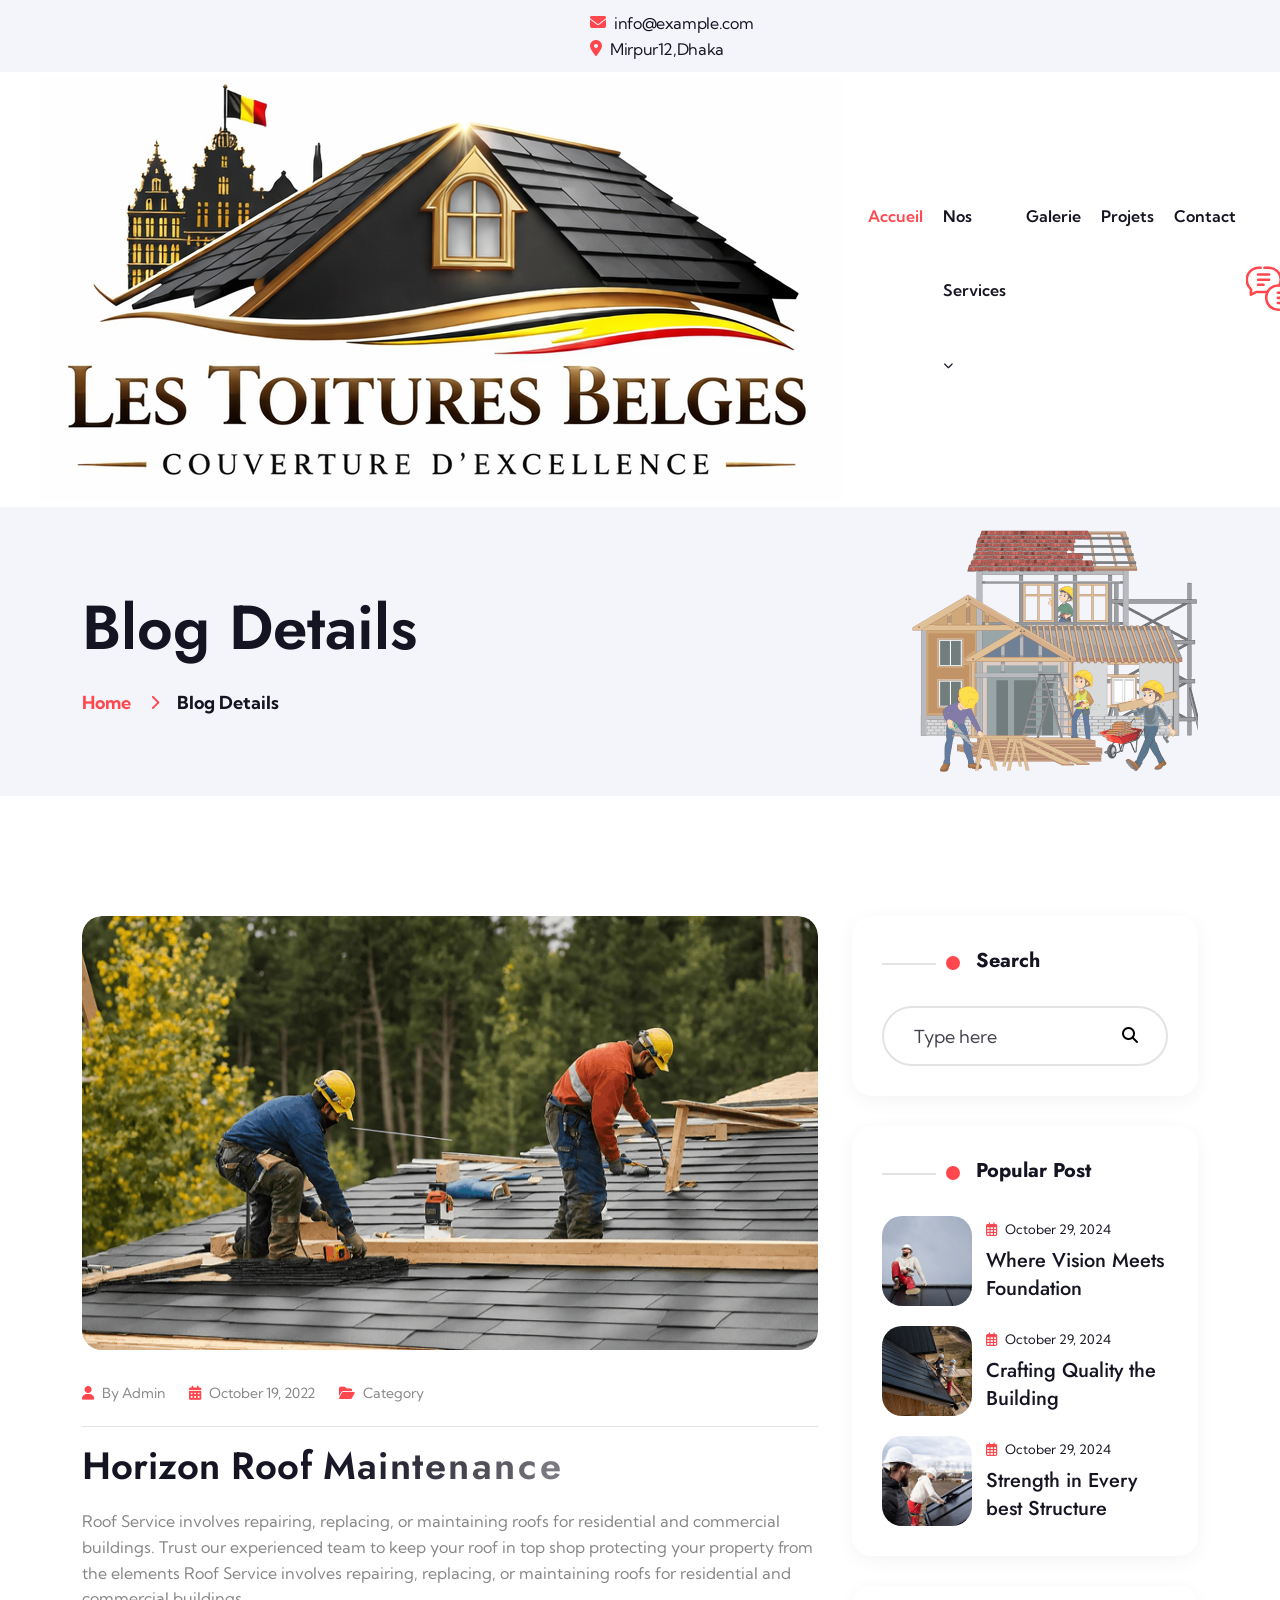
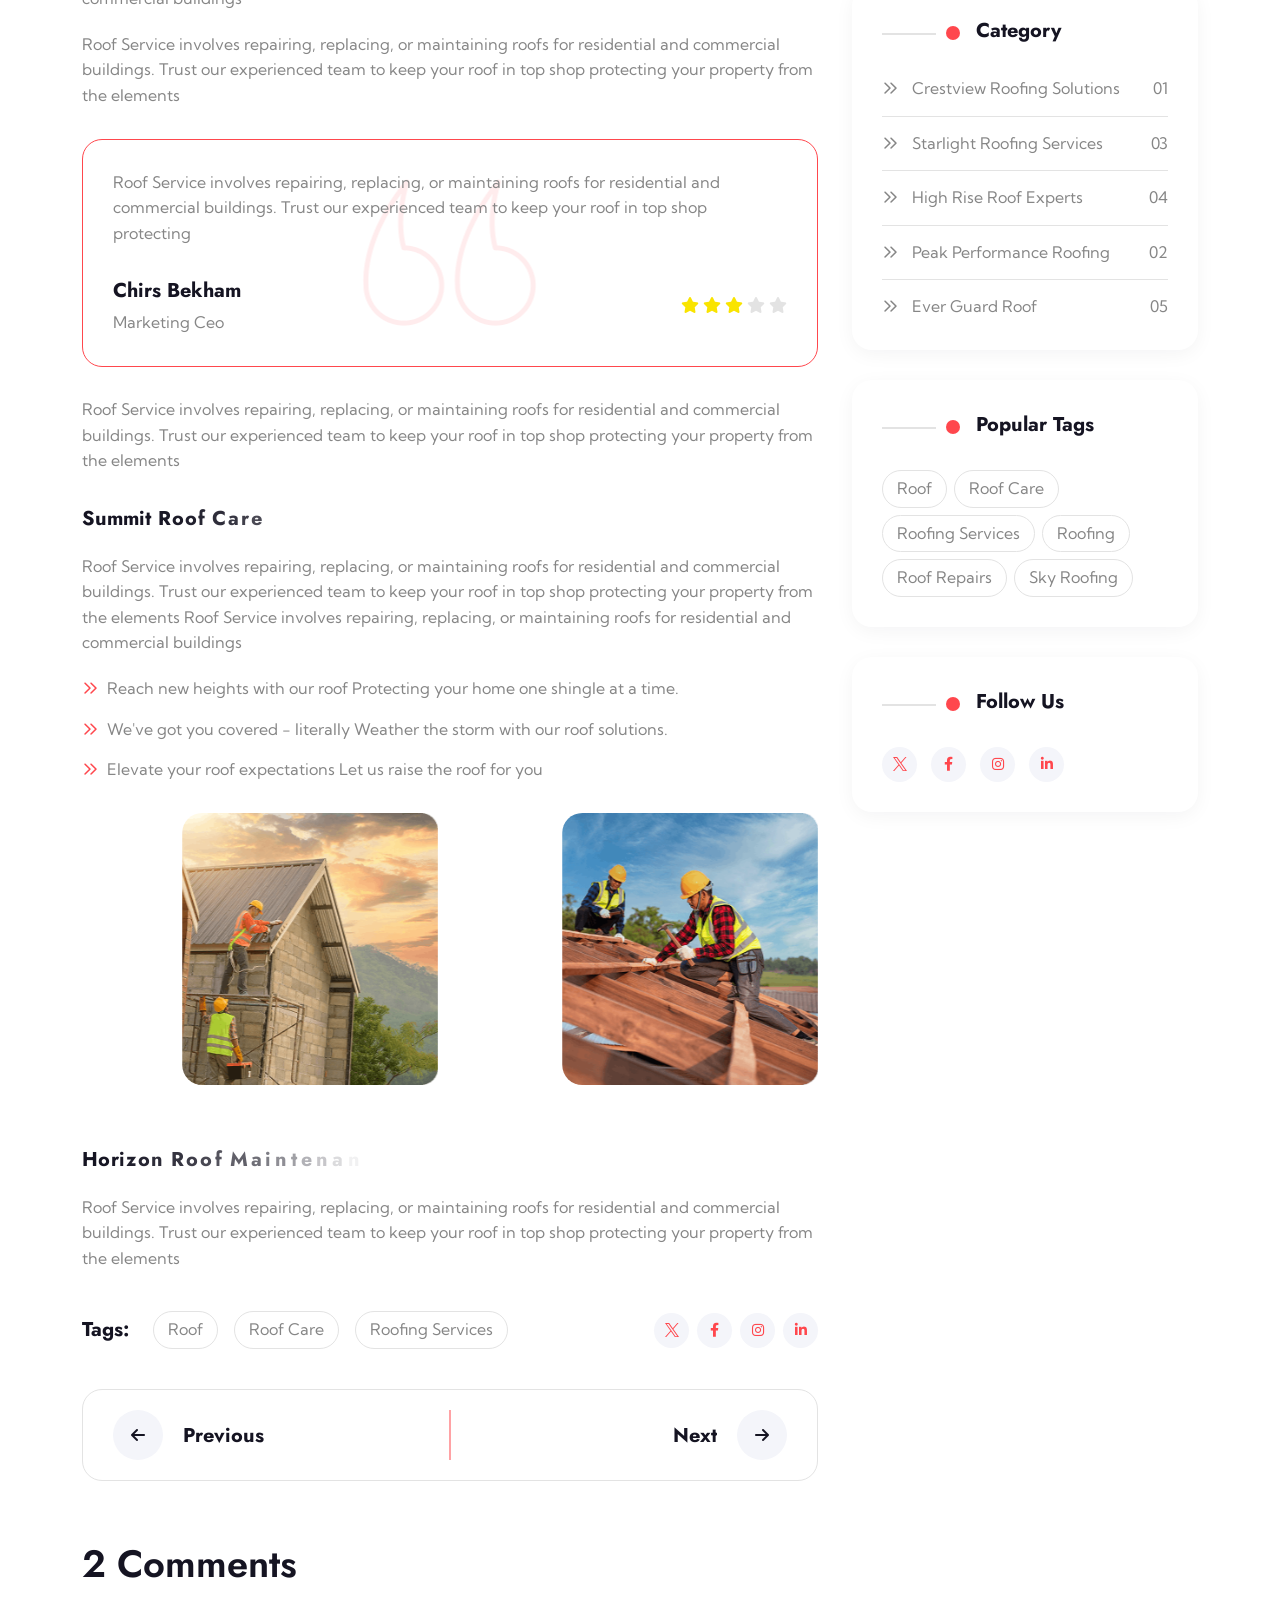
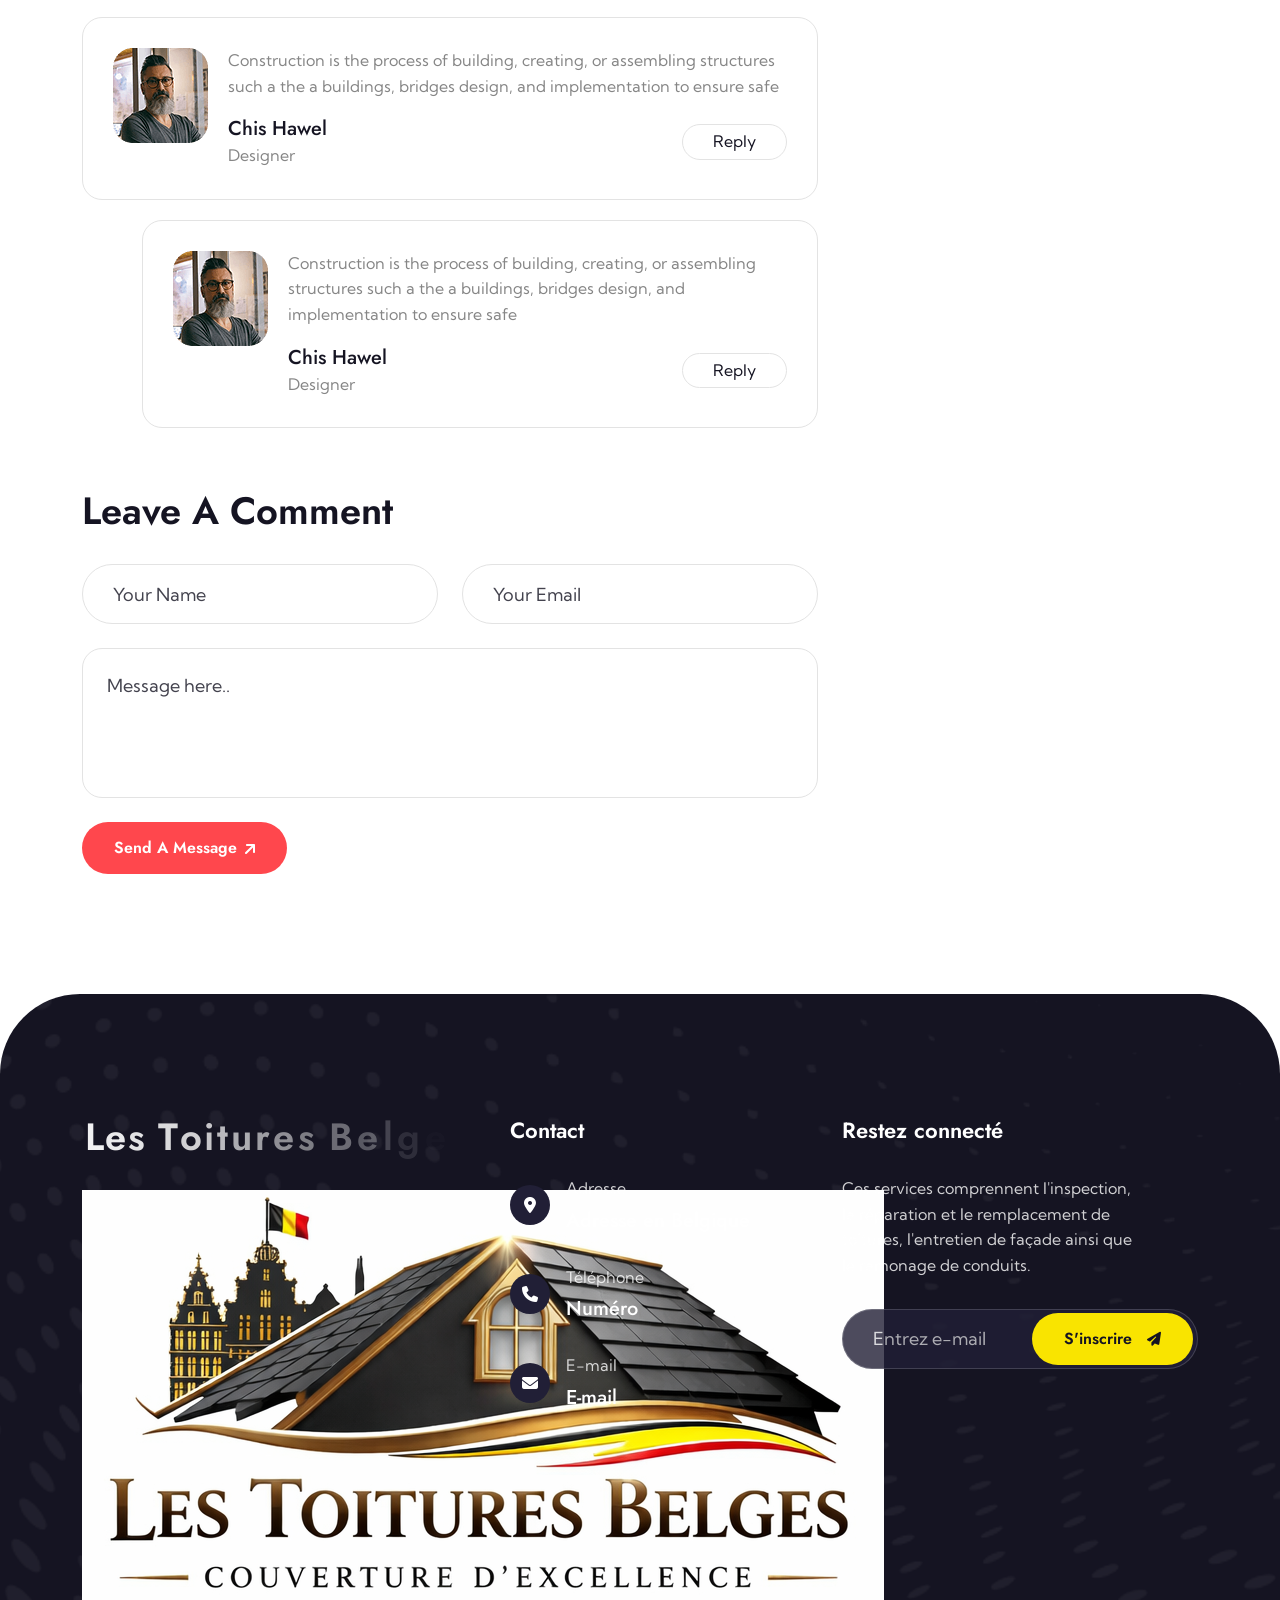
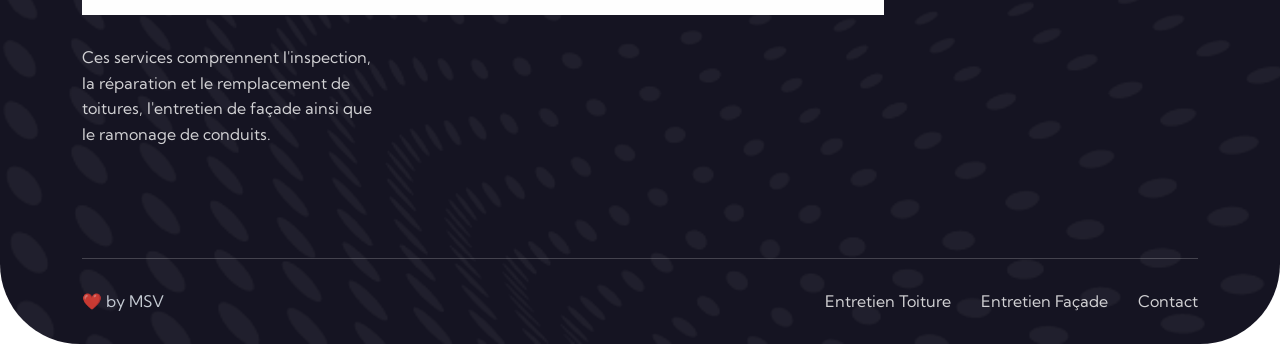
<file: blog-details.html>
<!doctype html>
<html lang="en">
<!-- Mirrored from elegantpixelstheme.com/alcove/blog-details.html by HTTrack Website Copier/3.x [XR&CO'2014], Fri, 27 Mar 2026 06:26:04 GMT -->

<head>
    <!-- Required meta tags -->
    <meta charset="UTF-8" />
    <meta http-equiv="X-UA-Compatible" content="IE=edge" />
    <!-- title -->
    <title>Alcove - Roofing Services Company HTML Template</title>
    <meta name="description" content="Alcove - Roofing Services Company HTML Template" />
    <meta name="viewport" content="width=device-width, initial-scale=1.0, maximum-scale=5.0, minimum-scale=1.0, user-scalable=yes" />
    <!-- Favicon -->
    <link rel="shortcut icon" type="image/x-icon" href="assets/img/fevicon.svg" />
    <!-- Place favicon.ico in the root directory -->

    <!-- CSS start here -->
    <link rel="stylesheet" href="assets/css/bootstrap.min.css" />
    <link rel="stylesheet" href="assets/fontawsome/css/fontawesome.css" />
    <link rel="stylesheet" href="assets/css/magnific-popup.css" />
    <link rel="stylesheet" href="assets/css/animate.min.css" />
    <link rel="stylesheet" href="assets/css/odometer.css" />
    <link rel="stylesheet" href="assets/css/swiper-bundle.min.css" />
    <link rel="stylesheet" href="assets/css/style.css" />
    <!-- CSS end here -->
</head>

<body>
    <!-- Preloader start -->
    <div class="fullpage_loader">
        <img src="assets/img/fevicon.svg" class="position-absolute top-50 start-50 translate-middle" alt="preloader-logo" />
        <span class="loader"> </span>
    </div>
    <!-- Preloader end -->
    <!-- Header section start -->
    <div id="header-fixed-height"></div>
    <header class="ep-header-section top-0 start-0 bg-white w-100">
        <!-- top header section start -->
        <div class="ep-top-header-section gray-bg d-none d-lg-block">
            <div class="container-fluid">
                <div class="row g-4">
                    <div class="col-md-8">
                        <ul class="list-unstyled contact-info d-flex flex-wrap align-items-center" style="margin-left: 550px;">
                            <li class="d-flex align-items-center gap-2 text-white">
                                <span class="icon">
                  <i class="fa-solid fa-envelope"></i>
                </span>
                                <a href="mailto:info@example.com">info@example.com</a>
                            </li>
                            <li class="d-flex align-items-center gap-2 text-white">
                                <span class="icon">
                  <i class="fa-solid fa-location-dot"></i>
                </span>
                                <a href="#">Mirpur12,Dhaka </a>
                            </li>
                        </ul>
                    </div>
                    <!-- <div class="col-md-4">
                        <ul class="list-unstyled social-icon d-flex flex-wrap justify-content-end">
                            <li>
                                <a href="#">
                                    <i class="fa-brands fa-facebook-f"></i>
                                </a>
                            </li>
                            <li>
                                <a href="#">
                                    <i class="fa-brands fa-instagram"></i>
                                </a>
                            </li>
                            <li>
                                <a href="#">
                                    <i class="fa-brands fa-twitter"></i>
                                </a>
                            </li>
                            <li>
                                <a href="#">
                                    <i class="fa-brands fa-linkedin"></i>
                                </a>
                            </li>
                        </ul>
                    </div> -->
                </div>
            </div>
        </div>
        <!-- top header section end -->
        <div id="sticky-header" class="w-100">
            <nav class="navbar w-100 p-0 navbar-expand-xl d-none d-xl-flex">
                <div class="container-fluid">
                    <a class="navbar-brand" href="index.html">
                        <img src="assets/img/logo/Les Toitures Belges logo design.png" alt="logo" class="log-01">
                    </a>
                    <button class="navbar-toggler" type="button" data-bs-toggle="collapse" data-bs-target="#navbarSupportedContent" aria-controls="navbarSupportedContent" aria-expanded="false" aria-label="Toggle navigation">
            <span class="navbar-toggler-icon"></span>
          </button>
                    <div class="collapse navbar-collapse" id="navbarSupportedContent">
                        <ul class="navbar-nav mx-auto mb-lg-0">
                            <li class="nav-item">
                                <a class="nav-link active" aria-current="page" href="index.html">
                  Accueil <i class="fas fa-chevron"></i>
                </a>

                            </li>
                            <!-- <li class="nav-item">
                <a class="nav-link" href="about.html">
          à propos de nous
                </a>
              </li> -->
                            <li class="nav-item">
                                <a class="nav-link" href="#">
                Nos Services <i class="fas fa-chevron-down"></i>
                </a>
                                <ul class="sub-menu list-unstyled">
                                    <li>
                                        <a href="service.html">ENTRETIEN TOITURE</a>
                                    </li>
                                    <li>
                                        <a href="Entretien-façade.html">ENTRETIEN FAÇADE</a>
                                    </li>

                                    <li>
                                        <a href="ramonage.html">RAMONAGE</a>
                                    </li>
                                </ul>

                            </li>

                            <li class="nav-item">
                                <a class="nav-link" href="Gallery.html">
                 Galerie <i class="fas fa-chevron"></i>
                </a>

                            </li>

                            <li class="nav-item">
                                <a class="nav-link" href="./project-details.html">
             Projets <i class="fas fa-chevron"></i>
                </a>

                            </li>
                            <li class="nav-item">
                                <a class="nav-link" href="contact.html">
              Contact
                </a>
                            </li>
                        </ul>
                        <div class="menu-right-info d-flex align-items-center justify-content-end">
                            <a href="tel:307-555-0133" class="need-help d-flex align-items-center gap-3">
                                <span class="icon flex-shrink-0">
                  <img src="assets/img/icons/message.svg" alt="message">
                </span>
                                <span class="text d-block">
                  Besoin d'aide ?
                  <span class="number d-block">(307) 555-0133</span>
                                </span>
                            </a>
                            <a href="contact.html" class="theme-btn style2 d-inline-flex align-items-center gap-2 justify-content-center rounded-pill hover-effect-btn">
       Obtenez un devis

                <span class="theme-btn-icon">
                  <svg class="su-arrow-svg-top-right" width="10" height="10" viewBox="0 0 10 10" fill="none"
                    xmlns="http://www.w3.org/2000/svg">
                    <path
                      d="M10 1V8C10 8.29167 9.90625 8.53125 9.71875 8.71875C9.53125 8.90625 9.29167 9 9 9C8.70833 9 8.46875 8.90625 8.28125 8.71875C8.09375 8.53125 8 8.29167 8 8V3.40625L1.71875 9.71875C1.51042 9.90625 1.27083 10 1 10C0.729167 10 0.489583 9.90625 0.28125 9.71875C0.09375 9.51042 0 9.27083 0 9C0 8.72917 0.09375 8.48958 0.28125 8.28125L6.59375 2H2C1.70833 2 1.46875 1.90625 1.28125 1.71875C1.09375 1.53125 1 1.29167 1 1C1 0.708333 1.09375 0.46875 1.28125 0.28125C1.46875 0.09375 1.70833 0 2 0H9C9.29167 0 9.53125 0.09375 9.71875 0.28125C9.90625 0.46875 10 0.708333 10 1Z"
                      fill="currentColor"></path>
                    <path
                      d="M10 1V8C10 8.29167 9.90625 8.53125 9.71875 8.71875C9.53125 8.90625 9.29167 9 9 9C8.70833 9 8.46875 8.90625 8.28125 8.71875C8.09375 8.53125 8 8.29167 8 8V3.40625L1.71875 9.71875C1.51042 9.90625 1.27083 10 1 10C0.729167 10 0.489583 9.90625 0.28125 9.71875C0.09375 9.51042 0 9.27083 0 9C0 8.72917 0.09375 8.48958 0.28125 8.28125L6.59375 2H2C1.70833 2 1.46875 1.90625 1.28125 1.71875C1.09375 1.53125 1 1.29167 1 1C1 0.708333 1.09375 0.46875 1.28125 0.28125C1.46875 0.09375 1.70833 0 2 0H9C9.29167 0 9.53125 0.09375 9.71875 0.28125C9.90625 0.46875 10 0.708333 10 1Z"
                      fill="currentColor"></path>
                  </svg>
                </span>
              </a>
                        </div>
                    </div>
                </div>
            </nav>

            <!-- mobile navbar part start -->
            <div class="mobile-menu-area d-block d-xl-none">
                <div class="container">
                    <div class="mobile-topbar">
                        <div class="d-flex justify-content-between align-items-center">
                            <div class="logo">
                                <a href="index.html"> <img src="assets/img/logo/Les Toitures Belges logo design.png" alt="logo" class="log-01"></a>
                            </div>
                            <div class="bars">
                                <i class="fas fa-bars"></i>
                            </div>
                        </div>
                    </div>
                </div>
                <div class="mobile-menu-overlay"></div>
                <div class="mobile-menu-main">
                    <div class="logo">
                        <a href="index.html"><img src="assets/img/logo/Les Toitures Belges logo design.png" alt="logo" class="log-01"></a>
                    </div>
                    <div class="close-mobile-menu"><i class="fas fa-times"></i></div>
                    <div class="menu-body">
                        <div class="menu-list">
                            <ul class="list-unstyled">
                                <li class="sub-mobile-menu">
                                    <a href="index.html">   Accueil <i class=""></i></a>

                                </li>
                                <!-- <li class="sub-mobile-menu">
                  <a href="about.html">à propos de nous</a>
                </li> -->
                                <li class="sub-mobile-menu">
                                    <a href="#">Nos Services <i class="fas fa-chevron-down float-end"></i></a>
                                    <ul class="list-unstyled">
                                        <li>
                                            <a href="service.html">ENTRETIEN TOITURE</a>
                                        </li>
                                        <li>
                                            <a href="Entretien-façade.html">ENTRETIEN FAÇADE</a>
                                        </li>

                                        <li>
                                            <a href="ramonage.html">RAMONAGE</a>
                                        </li>


                                    </ul>
                                </li>
                                <li class="sub-mobile-menu">
                                    <a href="#">Galerie <i class=""></i></a>

                                </li>


                                <li class="sub-mobile-menu">
                                    <a href="contact.html">Contact</a>
                                </li>
                            </ul>
                        </div>
                    </div>
                    <div class="contact-info pt-4 px-3 pb-5">
                        <h4 class="contact-title heading-four">Contact Info</h4>
                        <ul class="list-unstyled">
                            <li class="d-flex align-items-center gap-3">
                                <div class="icon-box d-flex align-items-center justify-content-center rounded-pill flex-shrink-0">
                                    <i class="fa-solid fa-phone"></i>
                                </div>
                                <div class="info">
                                    <h5 class="info-label">
                                        Call Now</h5>
                                    <a href="tel:(629)555-0129" class="info-text">000000000</a>
                                </div>
                            </li>
                            <li class="d-flex align-items-center gap-3">
                                <div class="icon-box d-flex align-items-center justify-content-center rounded-pill flex-shrink-0">
                                    <i class="fa-solid fa-envelope"></i>
                                </div>
                                <div class="info">
                                    <h5 class="info-label">Email Us</h5>
                                    <a href="mailto:tim.jennings@example.com" class="info-text">roof@info.com</a>
                                </div>
                            </li>
                            <li class="d-flex align-items-center gap-3">
                                <div class="icon-box d-flex align-items-center justify-content-center rounded-pill flex-shrink-0">
                                    <i class="fa-solid fa-location-dot"></i>
                                </div>
                                <div class="info">
                                    <h5 class="info-label">Office Location</h5>
                                    <a href="#" class="info-text">xyz location </a>
                                </div>
                            </li>
                        </ul>
                    </div>
                </div>
            </div>
            <!-- mobile navbar part end -->
        </div>
    </header>
    <!-- Header section end -->

    <!-- Main area start -->
    <main>
        <!-- Page header section start -->
        <section class="ep-page-header-section gray-bg position-relative z-1">
            <div class="container">
                <div class="row">
                    <div class="col-lg-8 align-self-center mx-auto">
                        <div class="text">
                            <h1 class="heading-two pb-30 split-text right">Blog Details</h1>
                            <ul class="bread-crumb list-unstyled d-flex flex-wrap justify-content-start">
                                <li><a href="index.html">Home</a></li>
                                <li>Blog Details</li>
                            </ul>
                        </div>
                    </div>
                    <div class="col-lg-4 d-none d-lg-block">
                        <div class="page-image text-end">
                            <img src="assets/img/images/page-header-img.png" alt="page-header-img" class="img-fluid w-100" />
                        </div>
                    </div>
                </div>
            </div>
        </section>
        <!-- Page header section end -->
        <!-- Blog details section start -->
        <section class="ep-blog-details-section py-120">
            <div class="container">
                <div class="row">
                    <div class="col-xl-8 col-lg-10 mx-auto mx-xl-0">
                        <div class="blog-details-img pb-30 rounded-20 overflow-hidden">
                            <div class="reveal zoom-out rounded-20">
                                <img src="assets/img/blog/blog-details-img.png" alt="blog-details-img" class="img-fluid w-100" />
                            </div>
                        </div>
                        <div class="blog-meta mb-3">
                            <ul class="list-unstyled d-flex align-items-center gap-4 flex-wrap">
                                <li>
                                    <a href="blog-details.html"><i class="fa-solid fa-user"></i> By Admin</a
                    >
                  </li>
                  <li>
                    <a href="blog-details.html"
                      ><i class="fa-solid fa-calendar-days"></i> October 19,
                      2022</a
                    >
                  </li>
                  <li>
                    <a href="blog-details.html"
                      ><i class="fa-solid fa-folder-open"></i> Category</a
                    >
                  </li>
                </ul>
              </div>
              <div class="blog-content">
                <h2 class="heading-three pb-20 split-text right">
                  Horizon Roof Maintenance
                </h2>
                <p>
                  Roof Service involves repairing, replacing, or maintaining
                  roofs for residential and commercial buildings. Trust our
                  experienced team to keep your roof in top shop protecting your
                  property from the elements Roof Service involves repairing,
                  replacing, or maintaining roofs for residential and commercial
                  buildings
                </p>
                <p>
                  Roof Service involves repairing, replacing, or maintaining
                  roofs for residential and commercial buildings. Trust our
                  experienced team to keep your roof in top shop protecting your
                  property from the elements
                </p>
                <blockquote>
                  <p>
                    Roof Service involves repairing, replacing, or maintaining
                    roofs for residential and commercial buildings. Trust our
                    experienced team to keep your roof in top shop protecting
                  </p>
                  <div
                    class="bottom-info mt-30 d-flex align-items-center justify-content-between gap-3"
                  >
                    <div class="info">
                      <h3 class="heading-four pb-1">Chirs Bekham</h3>
                      <p>Marketing Ceo</p>
                    </div>
                    <div class="rating">
                      <i class="fa-solid fa-star"></i>
                      <i class="fa-solid fa-star"></i>
                      <i class="fa-solid fa-star"></i>
                      <i class="fa-solid fa-star no-rate"></i>
                      <i class="fa-solid fa-star no-rate"></i>
                    </div>
                  </div>
                  <span class="quote"
                    ><img src="assets/img/blog/quote.png" alt="quote"
                  /></span>
                </blockquote>
                <p>
                  Roof Service involves repairing, replacing, or maintaining
                  roofs for residential and commercial buildings. Trust our
                  experienced team to keep your roof in top shop protecting your
                  property from the elements
                </p>
                <h3 class="heading-four pt-30 pb-20 split-text right">
                  Summit Roof Care
                </h3>
                <p>
                  Roof Service involves repairing, replacing, or maintaining
                  roofs for residential and commercial buildings. Trust our
                  experienced team to keep your roof in top shop protecting your
                  property from the elements Roof Service involves repairing,
                  replacing, or maintaining roofs for residential and commercial
                  buildings
                </p>
                <ul class="list-unstyled">
                  <li>
                    Reach new heights with our roof Protecting your home one
                    shingle at a time.
                  </li>
                  <li>
                    We've got you covered - literally Weather the storm with our
                    roof solutions.
                  </li>
                  <li>
                    Elevate your roof expectations Let us raise the roof for you
                  </li>
                </ul>
                <div class="row g-4 py-30">
                  <div class="col-sm-6">
                    <div class="img rounded-20 overflow-hidden reveal right">
                      <img
                        src="assets/img/blog/blog-details-inner-img-1.png"
                        alt="blog-details-img"
                        class="img-fluid w-100"
                      />
                    </div>
                  </div>
                  <div class="col-sm-6">
                    <div class="img rounded-20 overflow-hidden reveal right">
                      <img
                        src="assets/img/blog/blog-details-inner-img-2.png"
                        alt="blog-details-img"
                        class="img-fluid w-100"
                      />
                    </div>
                  </div>
                </div>
                <h3 class="heading-four pt-30 pb-20 split-text right">
                  Horizon Roof Maintenance
                </h3>
                <p>
                  Roof Service involves repairing, replacing, or maintaining
                  roofs for residential and commercial buildings. Trust our
                  experienced team to keep your roof in top shop protecting your
                  property from the elements
                </p>
              </div>
              <div
                class="blog-tags pt-40 d-md-flex justify-content-between gap-3 align-items-center"
              >
                <div class="tag d-sm-flex align-items-center gap-4">
                  <h3 class="heading-four mb-3 mb-sm-0">Tags:</h3>
                  <ul
                    class="list-unstyled d-flex align-items-center flex-wrap gap-3"
                  >
                    <li><a href="#">Roof</a></li>
                                <li><a href="#">Roof Care</a></li>
                                <li><a href="#">Roofing Services</a></li>
                            </ul>
                        </div>
                        <div class="blog-social-box mt-4 mt-md-0">
                            <ul class="list-unstyled d-flex gap-2 flex-wrap align-items-center">
                                <li>
                                    <a href="#">
                                        <svg xmlns="http://www.w3.org/2000/svg" width="14" height="14" viewBox="0 0 16 16" fill="none">
                          <path
                            d="M9.52217 6.77491L15.4785 0H14.0671L8.89516 5.88256L4.76437 0H0L6.24656 8.89547L0 16H1.41155L6.87321 9.78782L11.2356 16H16L9.52183 6.77491H9.52217ZM7.58887 8.97384L6.95596 8.08805L1.92015 1.03974H4.0882L8.15216 6.72795L8.78507 7.61374L14.0677 15.0075H11.8997L7.58887 8.97418V8.97384Z"
                            fill="currentColor"
                          />
                        </svg>
                                    </a>
                                </li>
                                <li>
                                    <a href="#">
                                        <i class="fa-brands fa-facebook-f"></i>
                                    </a>
                                </li>
                                <li>
                                    <a href="#">
                                        <i class="fa-brands fa-instagram"></i>
                                    </a>
                                </li>
                                <li>
                                    <a href="#">
                                        <i class="fa-brands fa-linkedin-in"></i>
                                    </a>
                                </li>
                            </ul>
                        </div>
                    </div>
                    <div class="blog-paginate rounded-20 d-flex justify-content-between align-items-center gap-2 gap-sm-4">
                        <div class="prev">
                            <a href="#" class="d-flex align-items-center">
                                <div class="icon-box gray-bg d-flex align-items-center justify-content-center rounded-pill flex-shrink-0">
                                    <i class="fa-solid fa-arrow-left"></i>
                                </div>
                                <h4 class="text">Previous</h4>
                            </a>
                        </div>
                        <div class="next">
                            <a href="#" class="d-flex align-items-center">
                                <h4 class="text">Next</h4>
                                <div class="icon-box gray-bg d-flex align-items-center justify-content-center rounded-pill flex-shrink-0">
                                    <i class="fa-solid fa-arrow-right"></i>
                                </div>
                            </a>
                        </div>
                    </div>
                    <div class="comments pt-60">
                        <h3 class="heading-three pb-30">2 Comments</h3>
                        <ul class="list-unstyled">
                            <li>
                                <div class="comment-list bg-white rounded-20 position-relative d-flex flex-column flex-sm-row w-100">
                                    <div class="img overflow-hidden rounded-2 flex-shrink-0">
                                        <img src="assets/img/blog/comments-img.png" alt="comments-img" class="img-fluid w-100" />
                                    </div>
                                    <div class="content flex-grow-1">
                                        <p>
                                            Construction is the process of building, creating, or assembling structures such a the a buildings, bridges design, and implementation to ensure safe
                                        </p>
                                        <div class="heading mt-3 d-flex align-items-center justify-content-between gap-3">
                                            <div class="left">
                                                <h4 class="heading-six">Chis Hawel</h4>
                                                <p class="designation">Designer</p>
                                            </div>
                                            <div class="right">
                                                <button class="reply rounded-pill" type="button">
                              Reply
                            </button>
                                            </div>
                                        </div>
                                    </div>
                                </div>
                                <ul class="list-unstyled child">
                                    <li>
                                        <div class="comment-list bg-white rounded-20 position-relative d-flex flex-column flex-sm-row w-100">
                                            <div class="img overflow-hidden rounded-2 flex-shrink-0">
                                                <img src="assets/img/blog/comments-img.png" alt="comments-img" class="img-fluid w-100" />
                                            </div>
                                            <div class="content flex-grow-1">
                                                <p>
                                                    Construction is the process of building, creating, or assembling structures such a the a buildings, bridges design, and implementation to ensure safe
                                                </p>
                                                <div class="heading mt-3 d-flex align-items-center justify-content-between gap-3">
                                                    <div class="left">
                                                        <h4 class="heading-six">Chis Hawel</h4>
                                                        <p class="designation">Designer</p>
                                                    </div>
                                                    <div class="right">
                                                        <button class="reply rounded-pill" type="button">
                                  Reply
                                </button>
                                                    </div>
                                                </div>
                                            </div>
                                        </div>
                                    </li>
                                </ul>
                            </li>
                        </ul>
                    </div>
                    <div class="comment-box pt-60">
                        <h3 class="heading-three pb-30">Leave A Comment</h3>
                        <form action="#">
                            <div class="row g-4">
                                <div class="col-sm-6">
                                    <div class="input-group black">
                                        <input type="text" class="shadow-none form-control rounded-pill" placeholder="Your Name" />
                                    </div>
                                </div>
                                <div class="col-sm-6">
                                    <div class="input-group black">
                                        <input type="email" class="shadow-none form-control rounded-pill" placeholder="Your Email" />
                                    </div>
                                </div>
                                <div class="col-lg-12">
                                    <div class="input-group black">
                                        <textarea class="form-control shadow-none textarea" placeholder="Message here.."></textarea>
                                    </div>
                                </div>
                                <div class="col-lg-12">
                                    <button type="submit" class="theme-btn border-0 d-inline-flex align-items-center gap-2 justify-content-center rounded-pill hover-effect-btn">
                        Send A Message
                        <span class="theme-btn-icon">
                          <svg
                            class="su-arrow-svg-top-right"
                            width="10"
                            height="10"
                            viewBox="0 0 10 10"
                            fill="none"
                            xmlns="http://www.w3.org/2000/svg"
                          >
                            <path
                              d="M10 1V8C10 8.29167 9.90625 8.53125 9.71875 8.71875C9.53125 8.90625 9.29167 9 9 9C8.70833 9 8.46875 8.90625 8.28125 8.71875C8.09375 8.53125 8 8.29167 8 8V3.40625L1.71875 9.71875C1.51042 9.90625 1.27083 10 1 10C0.729167 10 0.489583 9.90625 0.28125 9.71875C0.09375 9.51042 0 9.27083 0 9C0 8.72917 0.09375 8.48958 0.28125 8.28125L6.59375 2H2C1.70833 2 1.46875 1.90625 1.28125 1.71875C1.09375 1.53125 1 1.29167 1 1C1 0.708333 1.09375 0.46875 1.28125 0.28125C1.46875 0.09375 1.70833 0 2 0H9C9.29167 0 9.53125 0.09375 9.71875 0.28125C9.90625 0.46875 10 0.708333 10 1Z"
                              fill="currentColor"
                            ></path>
                            <path
                              d="M10 1V8C10 8.29167 9.90625 8.53125 9.71875 8.71875C9.53125 8.90625 9.29167 9 9 9C8.70833 9 8.46875 8.90625 8.28125 8.71875C8.09375 8.53125 8 8.29167 8 8V3.40625L1.71875 9.71875C1.51042 9.90625 1.27083 10 1 10C0.729167 10 0.489583 9.90625 0.28125 9.71875C0.09375 9.51042 0 9.27083 0 9C0 8.72917 0.09375 8.48958 0.28125 8.28125L6.59375 2H2C1.70833 2 1.46875 1.90625 1.28125 1.71875C1.09375 1.53125 1 1.29167 1 1C1 0.708333 1.09375 0.46875 1.28125 0.28125C1.46875 0.09375 1.70833 0 2 0H9C9.29167 0 9.53125 0.09375 9.71875 0.28125C9.90625 0.46875 10 0.708333 10 1Z"
                              fill="currentColor"
                            ></path>
                          </svg>
                        </span>
                      </button>
                                </div>
                            </div>
                        </form>
                    </div>
                </div>
                <div class="col-xl-4 col-lg-10 mx-auto mx-xl-0 mt-5 mt-xl-0">
                    <aside class="blog-sidebar">
                        <div class="sidebar-widget rounded-20">
                            <h3 class="heading-four widget-title pb-30">Search</h3>
                            <form action="#">
                                <div class="input-group black">
                                    <input type="text" class="form-control shadow-none rounded-pill" placeholder="Type here" />
                                    <button type="submit" class="bg-transparent border-0 position-absolute z-1 top-50 translate-middle-y">
                        <i class="fa-solid fa-magnifying-glass"></i>
                      </button>
                                </div>
                            </form>
                        </div>
                        <div class="sidebar-widget rounded-20">
                            <h3 class="heading-four widget-title pb-30">Popular Post</h3>
                            <div class="recent-blog">
                                <div class="blog-item">
                                    <a href="blog-details.html" class="d-flex align-items-center">
                                        <div class="img overflow-hidden rounded-20 flex-shrink-0">
                                            <img src="assets/img/blog/blog-sm-1.png" alt="blog-sm-img" class="img-fluid w-100" />
                                        </div>
                                        <div class="text">
                                            <span class="date d-flex align-items-center pb-2 gap-2">
                            <i class="fa-regular fa-calendar-days"></i>
                            October 29, 2024
                          </span>
                                            <h4 class="heading-six title">
                                                Where Vision Meets Foundation
                                            </h4>
                                        </div>
                                    </a>
                                </div>
                                <div class="blog-item">
                                    <a href="blog-details.html" class="d-flex align-items-center">
                                        <div class="img overflow-hidden rounded-20 flex-shrink-0">
                                            <img src="assets/img/blog/blog-sm-2.png" alt="blog-sm-img" class="img-fluid w-100" />
                                        </div>
                                        <div class="text">
                                            <span class="date d-flex align-items-center pb-2 gap-2">
                            <i class="fa-regular fa-calendar-days"></i>
                            October 29, 2024
                          </span>
                                            <h4 class="heading-six title">
                                                Crafting Quality the Building
                                            </h4>
                                        </div>
                                    </a>
                                </div>
                                <div class="blog-item">
                                    <a href="blog-details.html" class="d-flex align-items-center">
                                        <div class="img overflow-hidden rounded-20 flex-shrink-0">
                                            <img src="assets/img/blog/blog-sm-3.png" alt="blog-sm-img" class="img-fluid w-100" />
                                        </div>
                                        <div class="text">
                                            <span class="date d-flex align-items-center pb-2 gap-2">
                            <i class="fa-regular fa-calendar-days"></i>
                            October 29, 2024
                          </span>
                                            <h4 class="heading-six title">
                                                Strength in Every best Structure
                                            </h4>
                                        </div>
                                    </a>
                                </div>
                            </div>
                        </div>
                        <div class="sidebar-widget rounded-20">
                            <h3 class="heading-four widget-title pb-30">Category</h3>
                            <div class="category-list">
                                <ul class="list-unstyled">
                                    <li>
                                        <a href="blog-details.html" class="d-flex rounded-pill justify-content-between align-items-center gap-3">
                          Crestview Roofing Solutions
                        </a> 01
                                    </li>
                                    <li>
                                        <a href="blog-details.html" class="d-flex rounded-pill justify-content-between align-items-center gap-3">
                          Starlight Roofing Services
                        </a> 03
                                    </li>
                                    <li>
                                        <a href="blog-details.html" class="d-flex rounded-pill justify-content-between align-items-center gap-3">
                          High Rise Roof Experts
                        </a> 04
                                    </li>
                                    <li>
                                        <a href="blog-details.html" class="d-flex rounded-pill justify-content-between align-items-center gap-3">
                          Peak Performance Roofing
                        </a> 02
                                    </li>
                                    <li>
                                        <a href="blog-details.html" class="d-flex rounded-pill justify-content-between align-items-center gap-3">
                          Ever Guard Roof
                        </a> 05
                                    </li>
                                </ul>
                            </div>
                        </div>
                        <div class="sidebar-widget rounded-20">
                            <h3 class="heading-four widget-title pb-30">Popular Tags</h3>
                            <ul class="list-unstyled blog-tags d-flex align-items-center flex-wrap">
                                <li><a href="#">Roof</a></li>
                                <li><a href="#">Roof Care</a></li>
                                <li><a href="#">Roofing Services</a></li>
                                <li><a href="#">Roofing</a></li>
                                <li><a href="#">Roof Repairs</a></li>
                                <li><a href="#">Sky Roofing</a></li>
                            </ul>
                        </div>
                        <div class="sidebar-widget rounded-20">
                            <h4 class="heading-four widget-title pb-30">Follow Us</h4>
                            <div class="blog-social-box">
                                <ul class="list-unstyled d-flex flex-wrap align-items-center">
                                    <li>
                                        <a href="#">
                                            <svg xmlns="http://www.w3.org/2000/svg" width="14" height="14" viewBox="0 0 16 16" fill="none">
                            <path
                              d="M9.52217 6.77491L15.4785 0H14.0671L8.89516 5.88256L4.76437 0H0L6.24656 8.89547L0 16H1.41155L6.87321 9.78782L11.2356 16H16L9.52183 6.77491H9.52217ZM7.58887 8.97384L6.95596 8.08805L1.92015 1.03974H4.0882L8.15216 6.72795L8.78507 7.61374L14.0677 15.0075H11.8997L7.58887 8.97418V8.97384Z"
                              fill="currentColor"
                            />
                          </svg>
                                        </a>
                                    </li>
                                    <li>
                                        <a href="#">
                                            <i class="fa-brands fa-facebook-f"></i>
                                        </a>
                                    </li>
                                    <li>
                                        <a href="#">
                                            <i class="fa-brands fa-instagram"></i>
                                        </a>
                                    </li>
                                    <li>
                                        <a href="#">
                                            <i class="fa-brands fa-linkedin-in"></i>
                                        </a>
                                    </li>
                                </ul>
                            </div>
                        </div>
                    </aside>
                </div>
            </div>
            </div>
        </section>
        <!-- Blog details section end -->
    </main>
    <!-- Main area end -->
    <!-- Back to top button start -->
    <button class="scroll-to-top position-fixed">
      <i class="fas fa-chevron-up"></i>
    </button>
    <!-- Back to top button end -->
    <!-- Footer section start -->
    <footer class="ep-footer-section">
        <div class="footer-bg black-bg rounded-80" data-background="assets/img/bg/footer-one-bg.png">
            <div class="container">
                <div class="row g-4">
                    <div class="col-xxl-4 col-lg-4">
                        <div class="footer-widget footer-about">
                            <h3 class="heading-three text-white footer-title split-text right pb-30"> Les Toitures Belges </h3>
                            <div class="logo pb-30">
                                <a href="index.html">
                                    <img src="assets/img/logo/Les Toitures Belges logo design.png" alt="logo-white" class="log-01">
                                </a>
                            </div>
                            <p class="pb-30 text-white">Ces services comprennent l'inspection, la réparation et le remplacement de toitures, l'entretien de façade ainsi que le ramonage de conduits.</p>
                            <!-- <ul class="list-unstyled social-icon d-flex flex-wrap gap-2">
                                <li>
                                    <a href="#">
                                        <i class="fa-brands fa-facebook-f"></i>
                                    </a>
                                </li>
                                <li>
                                    <a href="#">
                                        <i class="fa-brands fa-instagram"></i>
                                    </a>
                                </li>
                                <li>
                                    <a href="#">
                                        <i class="fa-brands fa-twitter"></i>
                                    </a>
                                </li>
                                <li>
                                    <a href="#">
                                        <i class="fa-brands fa-linkedin"></i>
                                    </a>
                                </li>
                            </ul> -->
                        </div>
                    </div>
                    <div class="col-xxl-4 col-lg-4">
                        <div class="footer-widget contact-widget ps-xl-5 ps-xxl-4">
                            <h3 class="heading-five text-white pb-30">Contact</h3>
                            <ul class="list-unstyled">
                                <li class="d-flex align-items-center gap-3">
                                    <div class="icon flex-shrink-0"><i class="fa-solid fa-location-dot"></i></div>
                                    <div class="text">
                                        <p>Adresse</p>
                                        <h4 class="heading-six contact-title">
                                            <a href="#">Adresse en Belgique</a>
                                        </h4>
                                    </div>
                                </li>
                                <li class="d-flex align-items-center gap-3">
                                    <div class="icon flex-shrink-0"><i class="fa-solid fa-phone"></i></div>
                                    <div class="text">
                                        <p>Téléphone</p>
                                        <h4 class="heading-six contact-title">
                                            <a href="tel:3454-678-910">Numéro</a>
                                        </h4>
                                    </div>
                                </li>
                                <li class="d-flex align-items-center gap-3">
                                    <div class="icon flex-shrink-0"><i class="fa-solid fa-envelope"></i></div>
                                    <div class="text">
                                        <p> E-mail</p>
                                        <h4 class="heading-six contact-title">
                                            <a href="mailto:jackson.graham@example.com">E-mail</a>
                                        </h4>
                                    </div>
                                </li>
                            </ul>
                        </div>
                    </div>
                    <div class="col-xxl-4 col-lg-4">
                        <div class="footer-widget">
                            <h3 class="heading-five text-white pb-30">Restez connecté
                            </h3>
                            <p class="pb-30 text-white">Ces services comprennent l'inspection, la réparation et le remplacement de toitures, l'entretien de façade ainsi que le ramonage de conduits.
                            </p>

                            <form action="#">
                                <div class="input-group newsletter position-relative">
                                    <input type="email" class="form-control shadow-none rounded-pill w-100" placeholder="Entrez e-mail ">
                                    <button type="submit" class="theme-btn position-absolute top-50 translate-middle-y flex-shrink-0 style2 border-0 d-inline-flex align-items-center gap-2 justify-content-center rounded-pill hover-effect-btn">
                    S'inscrire

                    <i class="fa-solid fa-paper-plane"></i>
                  </button>
                                </div>
                            </form>
                        </div>
                    </div>
                </div>
                <div class="footer-btm">
                    <div class="row g-3">
                        <div class="col-lg-6">
                            <div class="footer-copyright text-center text-lg-start">
                                <p><a href="https://agence-msv.fr/" style="color: aliceblue;">❤️ by MSV</a></p>
                            </div>
                        </div>
                        <div class="col-lg-6">
                            <div class="footer-menu">
                                <ul class="list-unstyled d-flex flex-wrap justify-content-center justify-content-lg-end align-items-center">
                                    <li><a href="service.html"> Entretien Toiture</a></li>
                                    <li><a href="Entretien-façade.html">Entretien Façade</a></li>
                                    <li><a href="contact.html">Contact</a></li>
                                </ul>
                            </div>
                        </div>
                    </div>
                </div>
            </div>
        </div>
    </footer>
    <!-- Footer section end -->

    <!-- JS start here -->
    <script src="assets/js/vendor/jquery-3.6.0.min.js"></script>
    <script src="assets/js/bootstrap.bundle.min.js"></script>
    <script src="assets/js/gsap.js"></script>
    <script src="assets/js/gsap-scroll-trigger.js"></script>
    <script src="assets/js/gsap-split-text.js"></script>
    <script src="assets/js/jquery.appear.js"></script>
    <script src="assets/js/jquery.odometer.min.js"></script>
    <script src="assets/js/jquery.magnific-popup.min.js"></script>
    <script src="assets/js/ajax-form.js"></script>
    <script src="assets/js/swiper-bundle.min.js"></script>
    <script src="assets/js/script.js"></script>
    <!-- JS end here -->
</body>

<!-- Mirrored from elegantpixelstheme.com/alcove/blog-details.html by HTTrack Website Copier/3.x [XR&CO'2014], Fri, 27 Mar 2026 06:26:05 GMT -->

</html>
</file>
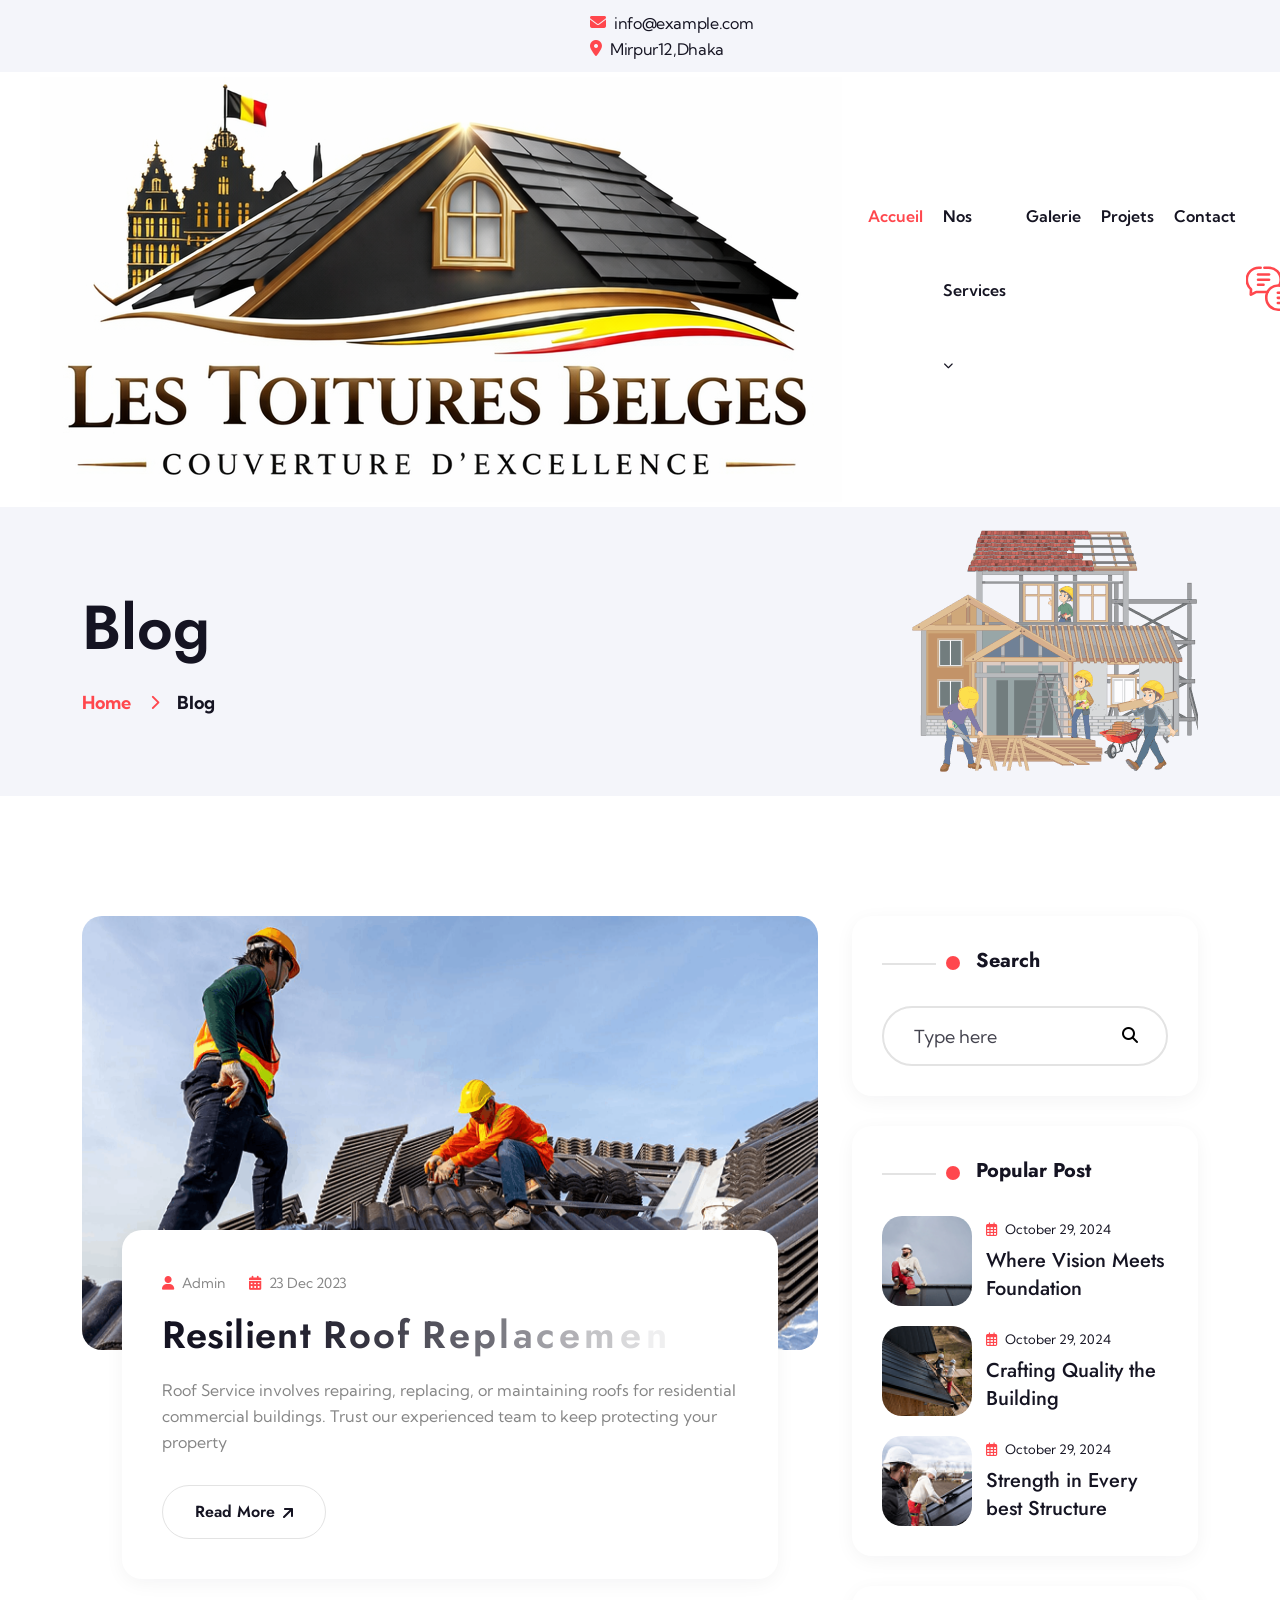
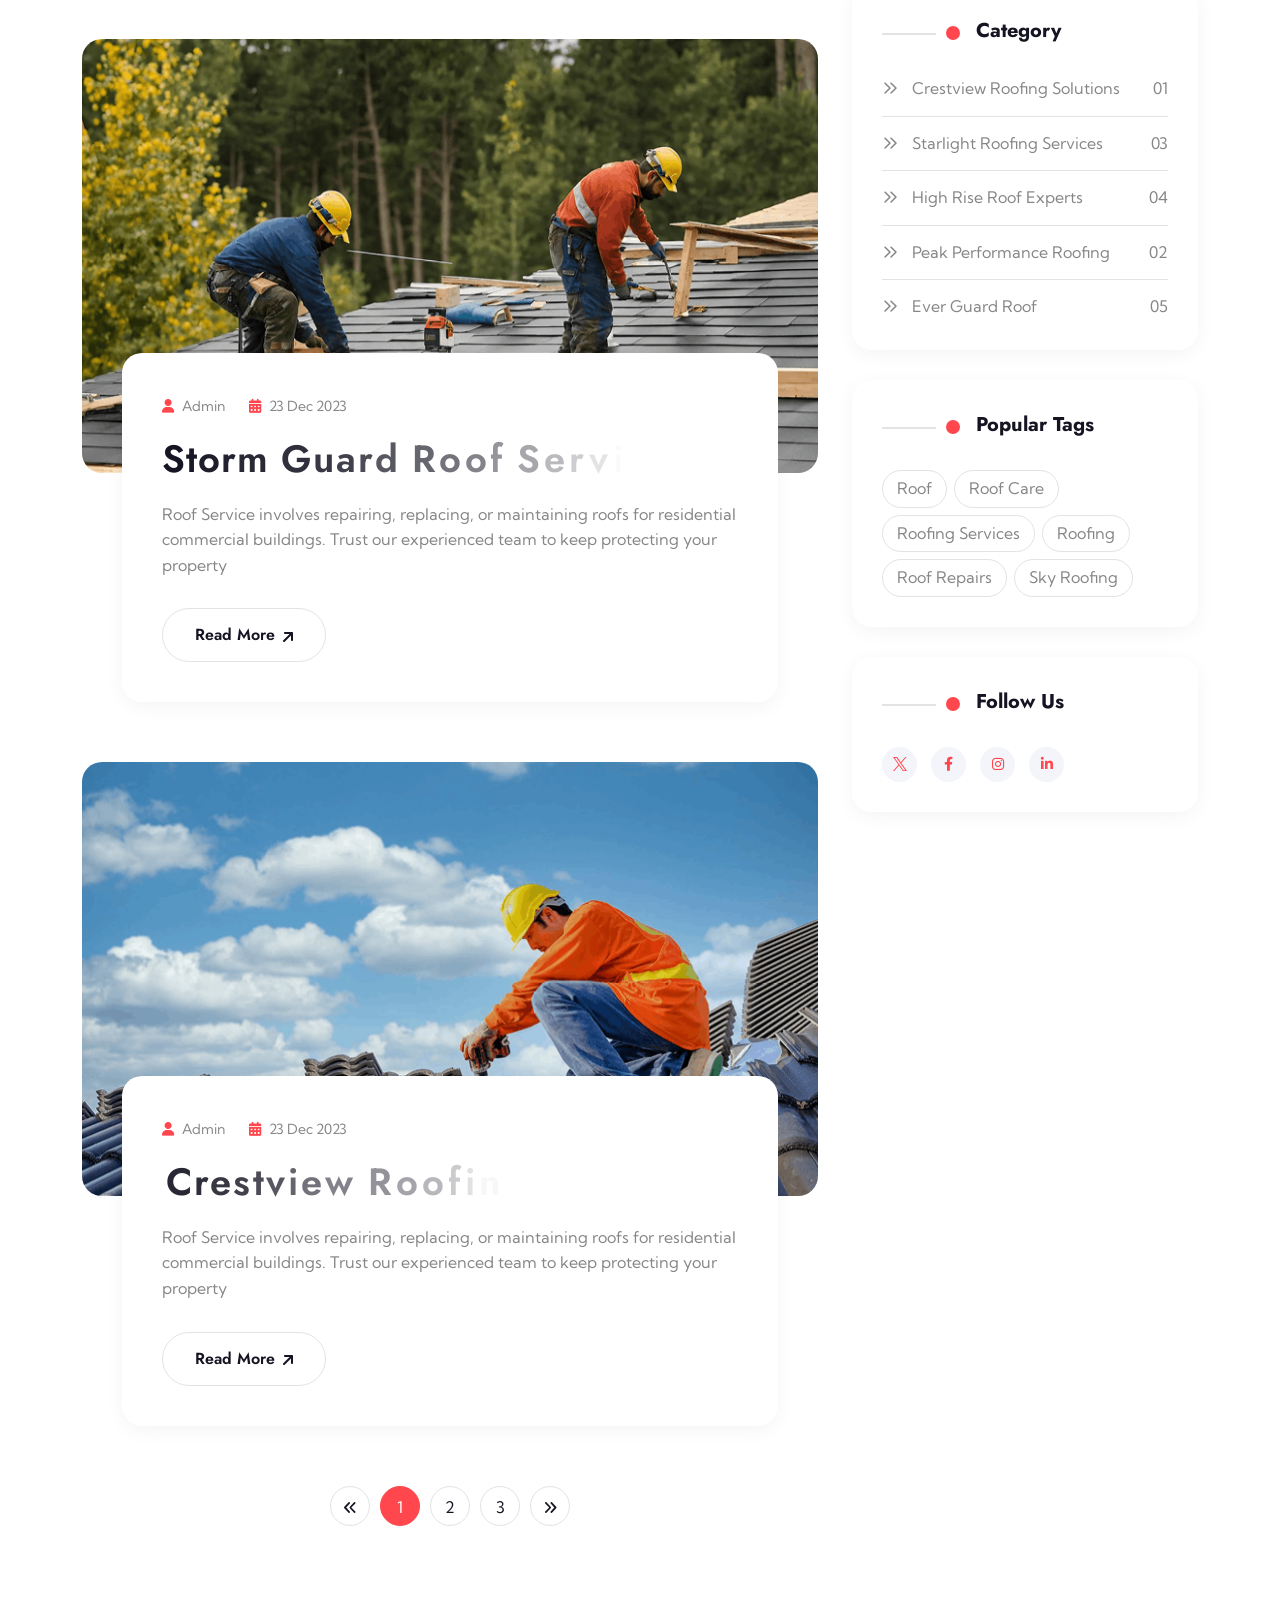
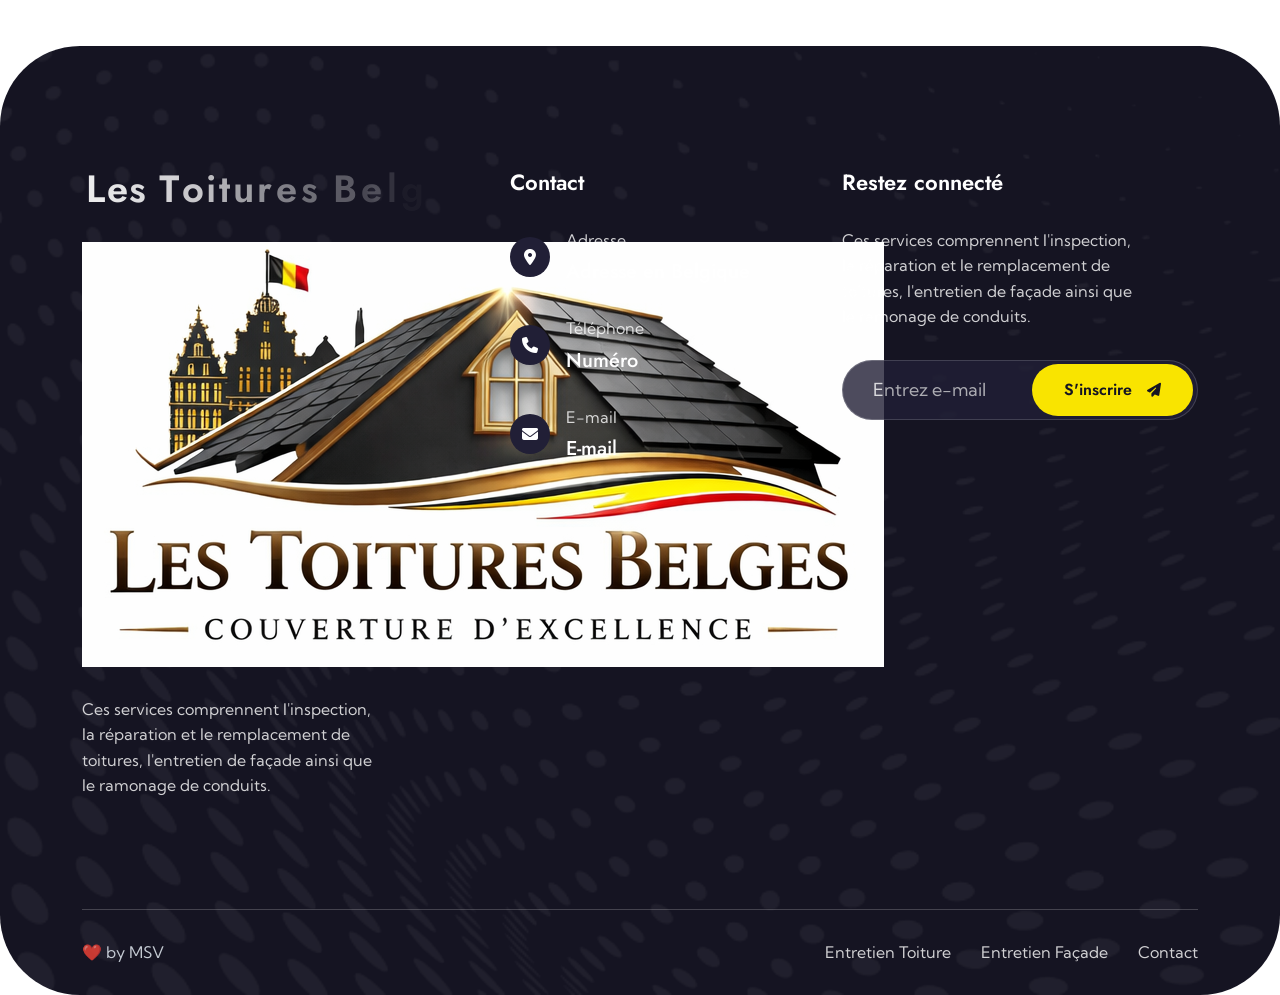
<file: blog.html>
<!doctype html>
<html lang="en">
<!-- Mirrored from elegantpixelstheme.com/alcove/blog.html by HTTrack Website Copier/3.x [XR&CO'2014], Fri, 27 Mar 2026 06:26:02 GMT -->

<head>
    <!-- Required meta tags -->
    <meta charset="UTF-8" />
    <meta http-equiv="X-UA-Compatible" content="IE=edge" />
    <!-- title -->
    <title>Alcove - Roofing Services Company HTML Template</title>
    <meta name="description" content="Alcove - Roofing Services Company HTML Template" />
    <meta name="viewport" content="width=device-width, initial-scale=1.0, maximum-scale=5.0, minimum-scale=1.0, user-scalable=yes" />
    <!-- Favicon -->
    <link rel="shortcut icon" type="image/x-icon" href="assets/img/fevicon.svg" />
    <!-- Place favicon.ico in the root directory -->

    <!-- CSS start here -->
    <link rel="stylesheet" href="assets/css/bootstrap.min.css" />
    <link rel="stylesheet" href="assets/fontawsome/css/fontawesome.css" />
    <link rel="stylesheet" href="assets/css/magnific-popup.css" />
    <link rel="stylesheet" href="assets/css/animate.min.css" />
    <link rel="stylesheet" href="assets/css/odometer.css" />
    <link rel="stylesheet" href="assets/css/swiper-bundle.min.css" />
    <link rel="stylesheet" href="assets/css/style.css" />
    <!-- CSS end here -->
</head>

<body>
    <!-- Preloader start -->
    <div class="fullpage_loader">
        <img src="assets/img/fevicon.svg" class="position-absolute top-50 start-50 translate-middle" alt="preloader-logo" />
        <span class="loader"> </span>
    </div>
    <!-- Preloader end -->
    <!-- Header section start -->
    <div id="header-fixed-height"></div>
    <header class="ep-header-section top-0 start-0 bg-white w-100">
        <!-- top header section start -->
        <div class="ep-top-header-section gray-bg d-none d-lg-block">
            <div class="container-fluid">
                <div class="row g-4">
                    <div class="col-md-8">
                        <ul class="list-unstyled contact-info d-flex flex-wrap align-items-center" style="margin-left: 550px;">
                            <li class="d-flex align-items-center gap-2 text-white">
                                <span class="icon">
                  <i class="fa-solid fa-envelope"></i>
                </span>
                                <a href="mailto:info@example.com">info@example.com</a>
                            </li>
                            <li class="d-flex align-items-center gap-2 text-white">
                                <span class="icon">
                  <i class="fa-solid fa-location-dot"></i>
                </span>
                                <a href="#">Mirpur12,Dhaka </a>
                            </li>
                        </ul>
                    </div>
                    <!-- <div class="col-md-4">
                        <ul class="list-unstyled social-icon d-flex flex-wrap justify-content-end">
                            <li>
                                <a href="#">
                                    <i class="fa-brands fa-facebook-f"></i>
                                </a>
                            </li>
                            <li>
                                <a href="#">
                                    <i class="fa-brands fa-instagram"></i>
                                </a>
                            </li>
                            <li>
                                <a href="#">
                                    <i class="fa-brands fa-twitter"></i>
                                </a>
                            </li>
                            <li>
                                <a href="#">
                                    <i class="fa-brands fa-linkedin"></i>
                                </a>
                            </li>
                        </ul>
                    </div> -->
                </div>
            </div>
        </div>
        <!-- top header section end -->
        <div id="sticky-header" class="w-100">
            <nav class="navbar w-100 p-0 navbar-expand-xl d-none d-xl-flex">
                <div class="container-fluid">
                    <a class="navbar-brand" href="index.html">
                        <img src="assets/img/logo/Les Toitures Belges logo design.png" alt="logo" class="log-01">
                    </a>
                    <button class="navbar-toggler" type="button" data-bs-toggle="collapse" data-bs-target="#navbarSupportedContent" aria-controls="navbarSupportedContent" aria-expanded="false" aria-label="Toggle navigation">
            <span class="navbar-toggler-icon"></span>
          </button>
                    <div class="collapse navbar-collapse" id="navbarSupportedContent">
                        <ul class="navbar-nav mx-auto mb-lg-0">
                            <li class="nav-item">
                                <a class="nav-link active" aria-current="page" href="index.html">
                  Accueil <i class="fas fa-chevron"></i>
                </a>

                            </li>
                            <!-- <li class="nav-item">
                <a class="nav-link" href="about.html">
          à propos de nous
                </a>
              </li> -->
                            <li class="nav-item">
                                <a class="nav-link" href="#">
                Nos Services <i class="fas fa-chevron-down"></i>
                </a>
                                <ul class="sub-menu list-unstyled">
                                    <li>
                                        <a href="service.html">ENTRETIEN TOITURE</a>
                                    </li>
                                    <li>
                                        <a href="Entretien-façade.html">ENTRETIEN FAÇADE</a>
                                    </li>

                                    <li>
                                        <a href="ramonage.html">RAMONAGE</a>
                                    </li>
                                </ul>

                            </li>

                            <li class="nav-item">
                                <a class="nav-link" href="Gallery.html">
                 Galerie <i class="fas fa-chevron"></i>
                </a>

                            </li>

                            <li class="nav-item">
                                <a class="nav-link" href="./project-details.html">
             Projets <i class="fas fa-chevron"></i>
                </a>

                            </li>
                            <li class="nav-item">
                                <a class="nav-link" href="contact.html">
              Contact
                </a>
                            </li>
                        </ul>
                        <div class="menu-right-info d-flex align-items-center justify-content-end">
                            <a href="tel:307-555-0133" class="need-help d-flex align-items-center gap-3">
                                <span class="icon flex-shrink-0">
                  <img src="assets/img/icons/message.svg" alt="message">
                </span>
                                <span class="text d-block">
                  Besoin d'aide ?
                  <span class="number d-block">(307) 555-0133</span>
                                </span>
                            </a>
                            <a href="contact.html" class="theme-btn style2 d-inline-flex align-items-center gap-2 justify-content-center rounded-pill hover-effect-btn">
       Obtenez un devis

                <span class="theme-btn-icon">
                  <svg class="su-arrow-svg-top-right" width="10" height="10" viewBox="0 0 10 10" fill="none"
                    xmlns="http://www.w3.org/2000/svg">
                    <path
                      d="M10 1V8C10 8.29167 9.90625 8.53125 9.71875 8.71875C9.53125 8.90625 9.29167 9 9 9C8.70833 9 8.46875 8.90625 8.28125 8.71875C8.09375 8.53125 8 8.29167 8 8V3.40625L1.71875 9.71875C1.51042 9.90625 1.27083 10 1 10C0.729167 10 0.489583 9.90625 0.28125 9.71875C0.09375 9.51042 0 9.27083 0 9C0 8.72917 0.09375 8.48958 0.28125 8.28125L6.59375 2H2C1.70833 2 1.46875 1.90625 1.28125 1.71875C1.09375 1.53125 1 1.29167 1 1C1 0.708333 1.09375 0.46875 1.28125 0.28125C1.46875 0.09375 1.70833 0 2 0H9C9.29167 0 9.53125 0.09375 9.71875 0.28125C9.90625 0.46875 10 0.708333 10 1Z"
                      fill="currentColor"></path>
                    <path
                      d="M10 1V8C10 8.29167 9.90625 8.53125 9.71875 8.71875C9.53125 8.90625 9.29167 9 9 9C8.70833 9 8.46875 8.90625 8.28125 8.71875C8.09375 8.53125 8 8.29167 8 8V3.40625L1.71875 9.71875C1.51042 9.90625 1.27083 10 1 10C0.729167 10 0.489583 9.90625 0.28125 9.71875C0.09375 9.51042 0 9.27083 0 9C0 8.72917 0.09375 8.48958 0.28125 8.28125L6.59375 2H2C1.70833 2 1.46875 1.90625 1.28125 1.71875C1.09375 1.53125 1 1.29167 1 1C1 0.708333 1.09375 0.46875 1.28125 0.28125C1.46875 0.09375 1.70833 0 2 0H9C9.29167 0 9.53125 0.09375 9.71875 0.28125C9.90625 0.46875 10 0.708333 10 1Z"
                      fill="currentColor"></path>
                  </svg>
                </span>
              </a>
                        </div>
                    </div>
                </div>
            </nav>

            <!-- mobile navbar part start -->
            <div class="mobile-menu-area d-block d-xl-none">
                <div class="container">
                    <div class="mobile-topbar">
                        <div class="d-flex justify-content-between align-items-center">
                            <div class="logo">
                                <a href="index.html"> <img src="assets/img/logo/Les Toitures Belges logo design.png" alt="logo" class="log-01"></a>
                            </div>
                            <div class="bars">
                                <i class="fas fa-bars"></i>
                            </div>
                        </div>
                    </div>
                </div>
                <div class="mobile-menu-overlay"></div>
                <div class="mobile-menu-main">
                    <div class="logo">
                        <a href="index.html"><img src="assets/img/logo/Les Toitures Belges logo design.png" alt="logo" class="log-01"></a>
                    </div>
                    <div class="close-mobile-menu"><i class="fas fa-times"></i></div>
                    <div class="menu-body">
                        <div class="menu-list">
                            <ul class="list-unstyled">
                                <li class="sub-mobile-menu">
                                    <a href="index.html">   Accueil <i class=""></i></a>

                                </li>
                                <!-- <li class="sub-mobile-menu">
                  <a href="about.html">à propos de nous</a>
                </li> -->
                                <li class="sub-mobile-menu">
                                    <a href="#">Nos Services <i class="fas fa-chevron-down float-end"></i></a>
                                    <ul class="list-unstyled">
                                        <li>
                                            <a href="service.html">ENTRETIEN TOITURE</a>
                                        </li>
                                        <li>
                                            <a href="Entretien-façade.html">ENTRETIEN FAÇADE</a>
                                        </li>

                                        <li>
                                            <a href="ramonage.html">RAMONAGE</a>
                                        </li>


                                    </ul>
                                </li>
                                <li class="sub-mobile-menu">
                                    <a href="#">Galerie <i class=""></i></a>

                                </li>


                                <li class="sub-mobile-menu">
                                    <a href="contact.html">Contact</a>
                                </li>
                            </ul>
                        </div>
                    </div>
                    <div class="contact-info pt-4 px-3 pb-5">
                        <h4 class="contact-title heading-four">Contact Info</h4>
                        <ul class="list-unstyled">
                            <li class="d-flex align-items-center gap-3">
                                <div class="icon-box d-flex align-items-center justify-content-center rounded-pill flex-shrink-0">
                                    <i class="fa-solid fa-phone"></i>
                                </div>
                                <div class="info">
                                    <h5 class="info-label">
                                        Call Now</h5>
                                    <a href="tel:(629)555-0129" class="info-text">000000000</a>
                                </div>
                            </li>
                            <li class="d-flex align-items-center gap-3">
                                <div class="icon-box d-flex align-items-center justify-content-center rounded-pill flex-shrink-0">
                                    <i class="fa-solid fa-envelope"></i>
                                </div>
                                <div class="info">
                                    <h5 class="info-label">Email Us</h5>
                                    <a href="mailto:tim.jennings@example.com" class="info-text">roof@info.com</a>
                                </div>
                            </li>
                            <li class="d-flex align-items-center gap-3">
                                <div class="icon-box d-flex align-items-center justify-content-center rounded-pill flex-shrink-0">
                                    <i class="fa-solid fa-location-dot"></i>
                                </div>
                                <div class="info">
                                    <h5 class="info-label">Office Location</h5>
                                    <a href="#" class="info-text">xyz location </a>
                                </div>
                            </li>
                        </ul>
                    </div>
                </div>
            </div>
            <!-- mobile navbar part end -->
        </div>
    </header>
    <!-- Header section end -->

    <!-- Main area start -->
    <main>
        <!-- Page header section start -->
        <section class="ep-page-header-section gray-bg position-relative z-1">
            <div class="container">
                <div class="row">
                    <div class="col-lg-8 align-self-center mx-auto">
                        <div class="text">
                            <h1 class="heading-two pb-30 split-text right">Blog</h1>
                            <ul class="bread-crumb list-unstyled d-flex flex-wrap justify-content-start">
                                <li><a href="index.html">Home</a></li>
                                <li>Blog</li>
                            </ul>
                        </div>
                    </div>
                    <div class="col-lg-4 d-none d-lg-block">
                        <div class="page-image text-end">
                            <img src="assets/img/images/page-header-img.png" alt="page-header-img" class="img-fluid w-100" />
                        </div>
                    </div>
                </div>
            </div>
        </section>
        <!-- Page header section end -->
        <!-- Blog list section start -->
        <section class="ep-blog-list-section py-120">
            <div class="container">
                <div class="row">
                    <div class="col-xl-8 col-lg-10 mx-auto mx-xl-0">
                        <div class="blog-list-item rounded-20 position-relative">
                            <div class="blog-img reveal zoom-out rounded-20 overflow-hidden position-relative">
                                <img src="assets/img/blog/blog-list-img-1.png" alt="blog-list-img" class="img-fluid w-100" />
                            </div>
                            <div class="blog-text-wrapper w-100">
                                <div class="blog-text bg-white rounded-20">
                                    <div class="blog-meta mb-3">
                                        <ul class="list-unstyled d-flex align-items-center gap-4 flex-wrap">
                                            <li>
                                                <a href="blog-details.html"><i class="fa-solid fa-user"></i> Admin</a
                          >
                        </li>
                        <li>
                          <a href="blog-details.html"
                            ><i class="fa-solid fa-calendar-days"></i> 23 Dec
                            2023</a
                          >
                        </li>
                      </ul>
                    </div>
                    <h2 class="heading-three blog-title pb-20 split-text right">
                      <a href="blog-details.html"
                        >Resilient Roof Replacements</a
                      >
                    </h2>
                    <p>
                      Roof Service involves repairing, replacing, or maintaining
                      roofs for residential commercial buildings. Trust our
                      experienced team to keep protecting your property
                    </p>
                    <a
                      href="blog-details.html"
                      class="theme-btn border-btn mt-30 d-inline-flex align-items-center gap-2 justify-content-center rounded-pill hover-effect-btn"
                    >
                      Read More
                      <span class="theme-btn-icon">
                        <svg
                          class="su-arrow-svg-top-right"
                          width="10"
                          height="10"
                          viewBox="0 0 10 10"
                          fill="none"
                          xmlns="http://www.w3.org/2000/svg"
                        >
                          <path
                            d="M10 1V8C10 8.29167 9.90625 8.53125 9.71875 8.71875C9.53125 8.90625 9.29167 9 9 9C8.70833 9 8.46875 8.90625 8.28125 8.71875C8.09375 8.53125 8 8.29167 8 8V3.40625L1.71875 9.71875C1.51042 9.90625 1.27083 10 1 10C0.729167 10 0.489583 9.90625 0.28125 9.71875C0.09375 9.51042 0 9.27083 0 9C0 8.72917 0.09375 8.48958 0.28125 8.28125L6.59375 2H2C1.70833 2 1.46875 1.90625 1.28125 1.71875C1.09375 1.53125 1 1.29167 1 1C1 0.708333 1.09375 0.46875 1.28125 0.28125C1.46875 0.09375 1.70833 0 2 0H9C9.29167 0 9.53125 0.09375 9.71875 0.28125C9.90625 0.46875 10 0.708333 10 1Z"
                            fill="currentColor"
                          ></path>
                          <path
                            d="M10 1V8C10 8.29167 9.90625 8.53125 9.71875 8.71875C9.53125 8.90625 9.29167 9 9 9C8.70833 9 8.46875 8.90625 8.28125 8.71875C8.09375 8.53125 8 8.29167 8 8V3.40625L1.71875 9.71875C1.51042 9.90625 1.27083 10 1 10C0.729167 10 0.489583 9.90625 0.28125 9.71875C0.09375 9.51042 0 9.27083 0 9C0 8.72917 0.09375 8.48958 0.28125 8.28125L6.59375 2H2C1.70833 2 1.46875 1.90625 1.28125 1.71875C1.09375 1.53125 1 1.29167 1 1C1 0.708333 1.09375 0.46875 1.28125 0.28125C1.46875 0.09375 1.70833 0 2 0H9C9.29167 0 9.53125 0.09375 9.71875 0.28125C9.90625 0.46875 10 0.708333 10 1Z"
                            fill="currentColor"
                          ></path>
                        </svg>
                      </span>
                    </a>
                                    </div>
                                </div>
                            </div>
                            <div class="blog-list-item rounded-20 position-relative">
                                <div class="blog-img reveal zoom-out rounded-20 overflow-hidden position-relative">
                                    <img src="assets/img/blog/blog-list-img-2.png" alt="blog-list-img" class="img-fluid w-100" />
                                </div>
                                <div class="blog-text-wrapper w-100">
                                    <div class="blog-text bg-white rounded-20">
                                        <div class="blog-meta mb-3">
                                            <ul class="list-unstyled d-flex align-items-center gap-4 flex-wrap">
                                                <li>
                                                    <a href="blog-details.html"><i class="fa-solid fa-user"></i> Admin</a
                          >
                        </li>
                        <li>
                          <a href="blog-details.html"
                            ><i class="fa-solid fa-calendar-days"></i> 23 Dec
                            2023</a
                          >
                        </li>
                      </ul>
                    </div>
                    <h2 class="heading-three blog-title pb-20 split-text right">
                      <a href="blog-details.html">Storm Guard Roof Services</a>
                                                    </h2>
                                                    <p>
                                                        Roof Service involves repairing, replacing, or maintaining roofs for residential commercial buildings. Trust our experienced team to keep protecting your property
                                                    </p>
                                                    <a href="blog-details.html" class="theme-btn border-btn mt-30 d-inline-flex align-items-center gap-2 justify-content-center rounded-pill hover-effect-btn">
                      Read More
                      <span class="theme-btn-icon">
                        <svg
                          class="su-arrow-svg-top-right"
                          width="10"
                          height="10"
                          viewBox="0 0 10 10"
                          fill="none"
                          xmlns="http://www.w3.org/2000/svg"
                        >
                          <path
                            d="M10 1V8C10 8.29167 9.90625 8.53125 9.71875 8.71875C9.53125 8.90625 9.29167 9 9 9C8.70833 9 8.46875 8.90625 8.28125 8.71875C8.09375 8.53125 8 8.29167 8 8V3.40625L1.71875 9.71875C1.51042 9.90625 1.27083 10 1 10C0.729167 10 0.489583 9.90625 0.28125 9.71875C0.09375 9.51042 0 9.27083 0 9C0 8.72917 0.09375 8.48958 0.28125 8.28125L6.59375 2H2C1.70833 2 1.46875 1.90625 1.28125 1.71875C1.09375 1.53125 1 1.29167 1 1C1 0.708333 1.09375 0.46875 1.28125 0.28125C1.46875 0.09375 1.70833 0 2 0H9C9.29167 0 9.53125 0.09375 9.71875 0.28125C9.90625 0.46875 10 0.708333 10 1Z"
                            fill="currentColor"
                          ></path>
                          <path
                            d="M10 1V8C10 8.29167 9.90625 8.53125 9.71875 8.71875C9.53125 8.90625 9.29167 9 9 9C8.70833 9 8.46875 8.90625 8.28125 8.71875C8.09375 8.53125 8 8.29167 8 8V3.40625L1.71875 9.71875C1.51042 9.90625 1.27083 10 1 10C0.729167 10 0.489583 9.90625 0.28125 9.71875C0.09375 9.51042 0 9.27083 0 9C0 8.72917 0.09375 8.48958 0.28125 8.28125L6.59375 2H2C1.70833 2 1.46875 1.90625 1.28125 1.71875C1.09375 1.53125 1 1.29167 1 1C1 0.708333 1.09375 0.46875 1.28125 0.28125C1.46875 0.09375 1.70833 0 2 0H9C9.29167 0 9.53125 0.09375 9.71875 0.28125C9.90625 0.46875 10 0.708333 10 1Z"
                            fill="currentColor"
                          ></path>
                        </svg>
                      </span>
                    </a>
                                        </div>
                                    </div>
                                </div>
                                <div class="blog-list-item rounded-20 position-relative">
                                    <div class="blog-img reveal zoom-out rounded-20 overflow-hidden position-relative">
                                        <img src="assets/img/blog/blog-list-img-3.png" alt="blog-list-img" class="img-fluid w-100" />
                                    </div>
                                    <div class="blog-text-wrapper w-100">
                                        <div class="blog-text bg-white rounded-20">
                                            <div class="blog-meta mb-3">
                                                <ul class="list-unstyled d-flex align-items-center gap-4 flex-wrap">
                                                    <li>
                                                        <a href="blog-details.html"><i class="fa-solid fa-user"></i> Admin</a
                          >
                        </li>
                        <li>
                          <a href="blog-details.html"
                            ><i class="fa-solid fa-calendar-days"></i> 23 Dec
                            2023</a
                          >
                        </li>
                      </ul>
                    </div>
                    <h2 class="heading-three blog-title pb-20 split-text right">
                      <a href="blog-details.html"
                        >Crestview Roofing Solutions</a
                      >
                    </h2>
                    <p>
                      Roof Service involves repairing, replacing, or maintaining
                      roofs for residential commercial buildings. Trust our
                      experienced team to keep protecting your property
                    </p>
                    <a
                      href="blog-details.html"
                      class="theme-btn border-btn mt-30 d-inline-flex align-items-center gap-2 justify-content-center rounded-pill hover-effect-btn"
                    >
                      Read More
                      <span class="theme-btn-icon">
                        <svg
                          class="su-arrow-svg-top-right"
                          width="10"
                          height="10"
                          viewBox="0 0 10 10"
                          fill="none"
                          xmlns="http://www.w3.org/2000/svg"
                        >
                          <path
                            d="M10 1V8C10 8.29167 9.90625 8.53125 9.71875 8.71875C9.53125 8.90625 9.29167 9 9 9C8.70833 9 8.46875 8.90625 8.28125 8.71875C8.09375 8.53125 8 8.29167 8 8V3.40625L1.71875 9.71875C1.51042 9.90625 1.27083 10 1 10C0.729167 10 0.489583 9.90625 0.28125 9.71875C0.09375 9.51042 0 9.27083 0 9C0 8.72917 0.09375 8.48958 0.28125 8.28125L6.59375 2H2C1.70833 2 1.46875 1.90625 1.28125 1.71875C1.09375 1.53125 1 1.29167 1 1C1 0.708333 1.09375 0.46875 1.28125 0.28125C1.46875 0.09375 1.70833 0 2 0H9C9.29167 0 9.53125 0.09375 9.71875 0.28125C9.90625 0.46875 10 0.708333 10 1Z"
                            fill="currentColor"
                          ></path>
                          <path
                            d="M10 1V8C10 8.29167 9.90625 8.53125 9.71875 8.71875C9.53125 8.90625 9.29167 9 9 9C8.70833 9 8.46875 8.90625 8.28125 8.71875C8.09375 8.53125 8 8.29167 8 8V3.40625L1.71875 9.71875C1.51042 9.90625 1.27083 10 1 10C0.729167 10 0.489583 9.90625 0.28125 9.71875C0.09375 9.51042 0 9.27083 0 9C0 8.72917 0.09375 8.48958 0.28125 8.28125L6.59375 2H2C1.70833 2 1.46875 1.90625 1.28125 1.71875C1.09375 1.53125 1 1.29167 1 1C1 0.708333 1.09375 0.46875 1.28125 0.28125C1.46875 0.09375 1.70833 0 2 0H9C9.29167 0 9.53125 0.09375 9.71875 0.28125C9.90625 0.46875 10 0.708333 10 1Z"
                            fill="currentColor"
                          ></path>
                        </svg>
                      </span>
                    </a>
                                            </div>
                                        </div>
                                    </div>
                                    <div class="base-pagination">
                                        <ul class="list-unstyled d-flex flex-wrap align-items-center justify-content-center">
                                            <li>
                                                <a href="#" class="prev"><i class="fa-solid fa-angles-left"></i
                    ></a>
                                            </li>
                                            <li><a href="#" class="active">1</a></li>
                                            <li><a href="#">2</a></li>
                                            <li><a href="#">3</a></li>
                                            <li>
                                                <a href="#" class="next"><i class="fa-solid fa-angles-right"></i
                    ></a>
                                            </li>
                                        </ul>
                                    </div>
                                </div>
                                <div class="col-xl-4 col-lg-10 mx-auto mx-xl-0 mt-5 mt-xl-0">
                                    <aside class="blog-sidebar">
                                        <div class="sidebar-widget rounded-20">
                                            <h3 class="heading-four widget-title pb-30">Search</h3>
                                            <form action="#">
                                                <div class="input-group black">
                                                    <input type="text" class="form-control shadow-none rounded-pill" placeholder="Type here" />
                                                    <button type="submit" class="bg-transparent border-0 position-absolute z-1 top-50 translate-middle-y">
                        <i class="fa-solid fa-magnifying-glass"></i>
                      </button>
                                                </div>
                                            </form>
                                        </div>
                                        <div class="sidebar-widget rounded-20">
                                            <h3 class="heading-four widget-title pb-30">Popular Post</h3>
                                            <div class="recent-blog">
                                                <div class="blog-item">
                                                    <a href="blog-details.html" class="d-flex align-items-center">
                                                        <div class="img overflow-hidden rounded-20 flex-shrink-0">
                                                            <img src="assets/img/blog/blog-sm-1.png" alt="blog-sm-img" class="img-fluid w-100" />
                                                        </div>
                                                        <div class="text">
                                                            <span class="date d-flex align-items-center pb-2 gap-2">
                            <i class="fa-regular fa-calendar-days"></i>
                            October 29, 2024
                          </span>
                                                            <h4 class="heading-six title">
                                                                Where Vision Meets Foundation
                                                            </h4>
                                                        </div>
                                                    </a>
                                                </div>
                                                <div class="blog-item">
                                                    <a href="blog-details.html" class="d-flex align-items-center">
                                                        <div class="img overflow-hidden rounded-20 flex-shrink-0">
                                                            <img src="assets/img/blog/blog-sm-2.png" alt="blog-sm-img" class="img-fluid w-100" />
                                                        </div>
                                                        <div class="text">
                                                            <span class="date d-flex align-items-center pb-2 gap-2">
                            <i class="fa-regular fa-calendar-days"></i>
                            October 29, 2024
                          </span>
                                                            <h4 class="heading-six title">
                                                                Crafting Quality the Building
                                                            </h4>
                                                        </div>
                                                    </a>
                                                </div>
                                                <div class="blog-item">
                                                    <a href="blog-details.html" class="d-flex align-items-center">
                                                        <div class="img overflow-hidden rounded-20 flex-shrink-0">
                                                            <img src="assets/img/blog/blog-sm-3.png" alt="blog-sm-img" class="img-fluid w-100" />
                                                        </div>
                                                        <div class="text">
                                                            <span class="date d-flex align-items-center pb-2 gap-2">
                            <i class="fa-regular fa-calendar-days"></i>
                            October 29, 2024
                          </span>
                                                            <h4 class="heading-six title">
                                                                Strength in Every best Structure
                                                            </h4>
                                                        </div>
                                                    </a>
                                                </div>
                                            </div>
                                        </div>
                                        <div class="sidebar-widget rounded-20">
                                            <h3 class="heading-four widget-title pb-30">Category</h3>
                                            <div class="category-list">
                                                <ul class="list-unstyled">
                                                    <li>
                                                        <a href="blog-details.html" class="d-flex rounded-pill justify-content-between align-items-center gap-3">
                          Crestview Roofing Solutions
                        </a> 01
                                                    </li>
                                                    <li>
                                                        <a href="blog-details.html" class="d-flex rounded-pill justify-content-between align-items-center gap-3">
                          Starlight Roofing Services
                        </a> 03
                                                    </li>
                                                    <li>
                                                        <a href="blog-details.html" class="d-flex rounded-pill justify-content-between align-items-center gap-3">
                          High Rise Roof Experts
                        </a> 04
                                                    </li>
                                                    <li>
                                                        <a href="blog-details.html" class="d-flex rounded-pill justify-content-between align-items-center gap-3">
                          Peak Performance Roofing
                        </a> 02
                                                    </li>
                                                    <li>
                                                        <a href="blog-details.html" class="d-flex rounded-pill justify-content-between align-items-center gap-3">
                          Ever Guard Roof
                        </a> 05
                                                    </li>
                                                </ul>
                                            </div>
                                        </div>
                                        <div class="sidebar-widget rounded-20">
                                            <h3 class="heading-four widget-title pb-30">Popular Tags</h3>
                                            <ul class="list-unstyled blog-tags d-flex align-items-center flex-wrap">
                                                <li><a href="#">Roof</a></li>
                                                <li><a href="#">Roof Care</a></li>
                                                <li><a href="#">Roofing Services</a></li>
                                                <li><a href="#">Roofing</a></li>
                                                <li><a href="#">Roof Repairs</a></li>
                                                <li><a href="#">Sky Roofing</a></li>
                                            </ul>
                                        </div>
                                        <div class="sidebar-widget rounded-20">
                                            <h4 class="heading-four widget-title pb-30">Follow Us</h4>
                                            <div class="blog-social-box">
                                                <ul class="list-unstyled d-flex flex-wrap align-items-center">
                                                    <li>
                                                        <a href="#">
                                                            <svg xmlns="http://www.w3.org/2000/svg" width="14" height="14" viewBox="0 0 16 16" fill="none">
                            <path
                              d="M9.52217 6.77491L15.4785 0H14.0671L8.89516 5.88256L4.76437 0H0L6.24656 8.89547L0 16H1.41155L6.87321 9.78782L11.2356 16H16L9.52183 6.77491H9.52217ZM7.58887 8.97384L6.95596 8.08805L1.92015 1.03974H4.0882L8.15216 6.72795L8.78507 7.61374L14.0677 15.0075H11.8997L7.58887 8.97418V8.97384Z"
                              fill="currentColor"
                            />
                          </svg>
                                                        </a>
                                                    </li>
                                                    <li>
                                                        <a href="#">
                                                            <i class="fa-brands fa-facebook-f"></i>
                                                        </a>
                                                    </li>
                                                    <li>
                                                        <a href="#">
                                                            <i class="fa-brands fa-instagram"></i>
                                                        </a>
                                                    </li>
                                                    <li>
                                                        <a href="#">
                                                            <i class="fa-brands fa-linkedin-in"></i>
                                                        </a>
                                                    </li>
                                                </ul>
                                            </div>
                                        </div>
                                    </aside>
                                </div>
                            </div>
                        </div>
        </section>
        <!-- Blog list section end -->
    </main>
    <!-- Main area end -->
    <!-- Back to top button start -->
    <button class="scroll-to-top position-fixed">
      <i class="fas fa-chevron-up"></i>
    </button>
    <!-- Back to top button end -->
    <!-- Footer section start -->
    <footer class="ep-footer-section">
        <div class="footer-bg black-bg rounded-80" data-background="assets/img/bg/footer-one-bg.png">
            <div class="container">
                <div class="row g-4">
                    <div class="col-xxl-4 col-lg-4">
                        <div class="footer-widget footer-about">
                            <h3 class="heading-three text-white footer-title split-text right pb-30"> Les Toitures Belges </h3>
                            <div class="logo pb-30">
                                <a href="index.html">
                                    <img src="assets/img/logo/Les Toitures Belges logo design.png" alt="logo-white" class="log-01">
                                </a>
                            </div>
                            <p class="pb-30 text-white">Ces services comprennent l'inspection, la réparation et le remplacement de toitures, l'entretien de façade ainsi que le ramonage de conduits.</p>
                            <!-- <ul class="list-unstyled social-icon d-flex flex-wrap gap-2">
                                <li>
                                    <a href="#">
                                        <i class="fa-brands fa-facebook-f"></i>
                                    </a>
                                </li>
                                <li>
                                    <a href="#">
                                        <i class="fa-brands fa-instagram"></i>
                                    </a>
                                </li>
                                <li>
                                    <a href="#">
                                        <i class="fa-brands fa-twitter"></i>
                                    </a>
                                </li>
                                <li>
                                    <a href="#">
                                        <i class="fa-brands fa-linkedin"></i>
                                    </a>
                                </li>
                            </ul> -->
                        </div>
                    </div>
                    <div class="col-xxl-4 col-lg-4">
                        <div class="footer-widget contact-widget ps-xl-5 ps-xxl-4">
                            <h3 class="heading-five text-white pb-30">Contact</h3>
                            <ul class="list-unstyled">
                                <li class="d-flex align-items-center gap-3">
                                    <div class="icon flex-shrink-0"><i class="fa-solid fa-location-dot"></i></div>
                                    <div class="text">
                                        <p>Adresse</p>
                                        <h4 class="heading-six contact-title">
                                            <a href="#">Adresse en Belgique</a>
                                        </h4>
                                    </div>
                                </li>
                                <li class="d-flex align-items-center gap-3">
                                    <div class="icon flex-shrink-0"><i class="fa-solid fa-phone"></i></div>
                                    <div class="text">
                                        <p>Téléphone</p>
                                        <h4 class="heading-six contact-title">
                                            <a href="tel:3454-678-910">Numéro</a>
                                        </h4>
                                    </div>
                                </li>
                                <li class="d-flex align-items-center gap-3">
                                    <div class="icon flex-shrink-0"><i class="fa-solid fa-envelope"></i></div>
                                    <div class="text">
                                        <p> E-mail</p>
                                        <h4 class="heading-six contact-title">
                                            <a href="mailto:jackson.graham@example.com">E-mail</a>
                                        </h4>
                                    </div>
                                </li>
                            </ul>
                        </div>
                    </div>
                    <div class="col-xxl-4 col-lg-4">
                        <div class="footer-widget">
                            <h3 class="heading-five text-white pb-30">Restez connecté
                            </h3>
                            <p class="pb-30 text-white">Ces services comprennent l'inspection, la réparation et le remplacement de toitures, l'entretien de façade ainsi que le ramonage de conduits.
                            </p>

                            <form action="#">
                                <div class="input-group newsletter position-relative">
                                    <input type="email" class="form-control shadow-none rounded-pill w-100" placeholder="Entrez e-mail ">
                                    <button type="submit" class="theme-btn position-absolute top-50 translate-middle-y flex-shrink-0 style2 border-0 d-inline-flex align-items-center gap-2 justify-content-center rounded-pill hover-effect-btn">
                    S'inscrire

                    <i class="fa-solid fa-paper-plane"></i>
                  </button>
                                </div>
                            </form>
                        </div>
                    </div>
                </div>
                <div class="footer-btm">
                    <div class="row g-3">
                        <div class="col-lg-6">
                            <div class="footer-copyright text-center text-lg-start">
                                <p><a href="https://agence-msv.fr/" style="color: aliceblue;">❤️ by MSV</a></p>
                            </div>
                        </div>
                        <div class="col-lg-6">
                            <div class="footer-menu">
                                <ul class="list-unstyled d-flex flex-wrap justify-content-center justify-content-lg-end align-items-center">
                                    <li><a href="service.html"> Entretien Toiture</a></li>
                                    <li><a href="Entretien-façade.html">Entretien Façade</a></li>
                                    <li><a href="contact.html">Contact</a></li>
                                </ul>
                            </div>
                        </div>
                    </div>
                </div>
            </div>
        </div>
    </footer>
    <!-- Footer section end -->

    <!-- JS start here -->
    <script src="assets/js/vendor/jquery-3.6.0.min.js"></script>
    <script src="assets/js/bootstrap.bundle.min.js"></script>
    <script src="assets/js/gsap.js"></script>
    <script src="assets/js/gsap-scroll-trigger.js"></script>
    <script src="assets/js/gsap-split-text.js"></script>
    <script src="assets/js/jquery.appear.js"></script>
    <script src="assets/js/jquery.odometer.min.js"></script>
    <script src="assets/js/jquery.magnific-popup.min.js"></script>
    <script src="assets/js/ajax-form.js"></script>
    <script src="assets/js/swiper-bundle.min.js"></script>
    <script src="assets/js/script.js"></script>
    <!-- JS end here -->
</body>

<!-- Mirrored from elegantpixelstheme.com/alcove/blog.html by HTTrack Website Copier/3.x [XR&CO'2014], Fri, 27 Mar 2026 06:26:03 GMT -->

</html>
</file>
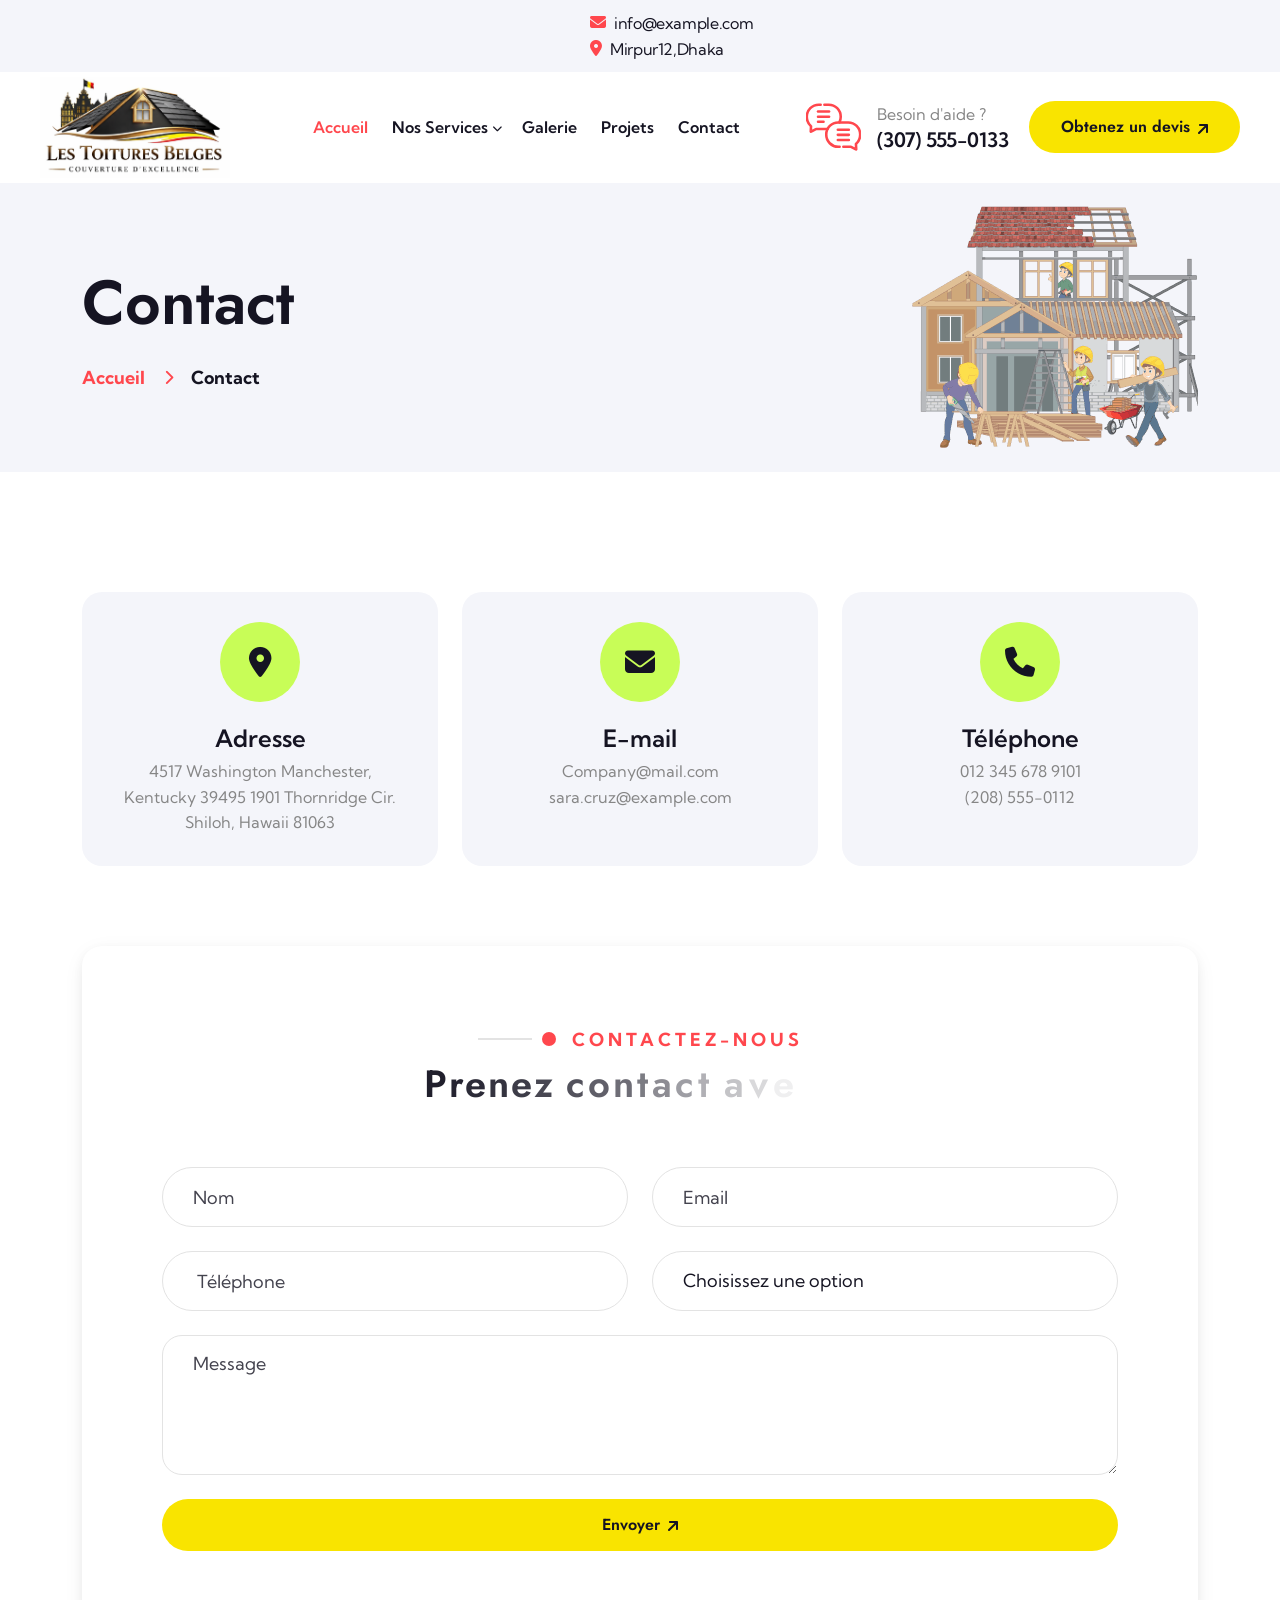
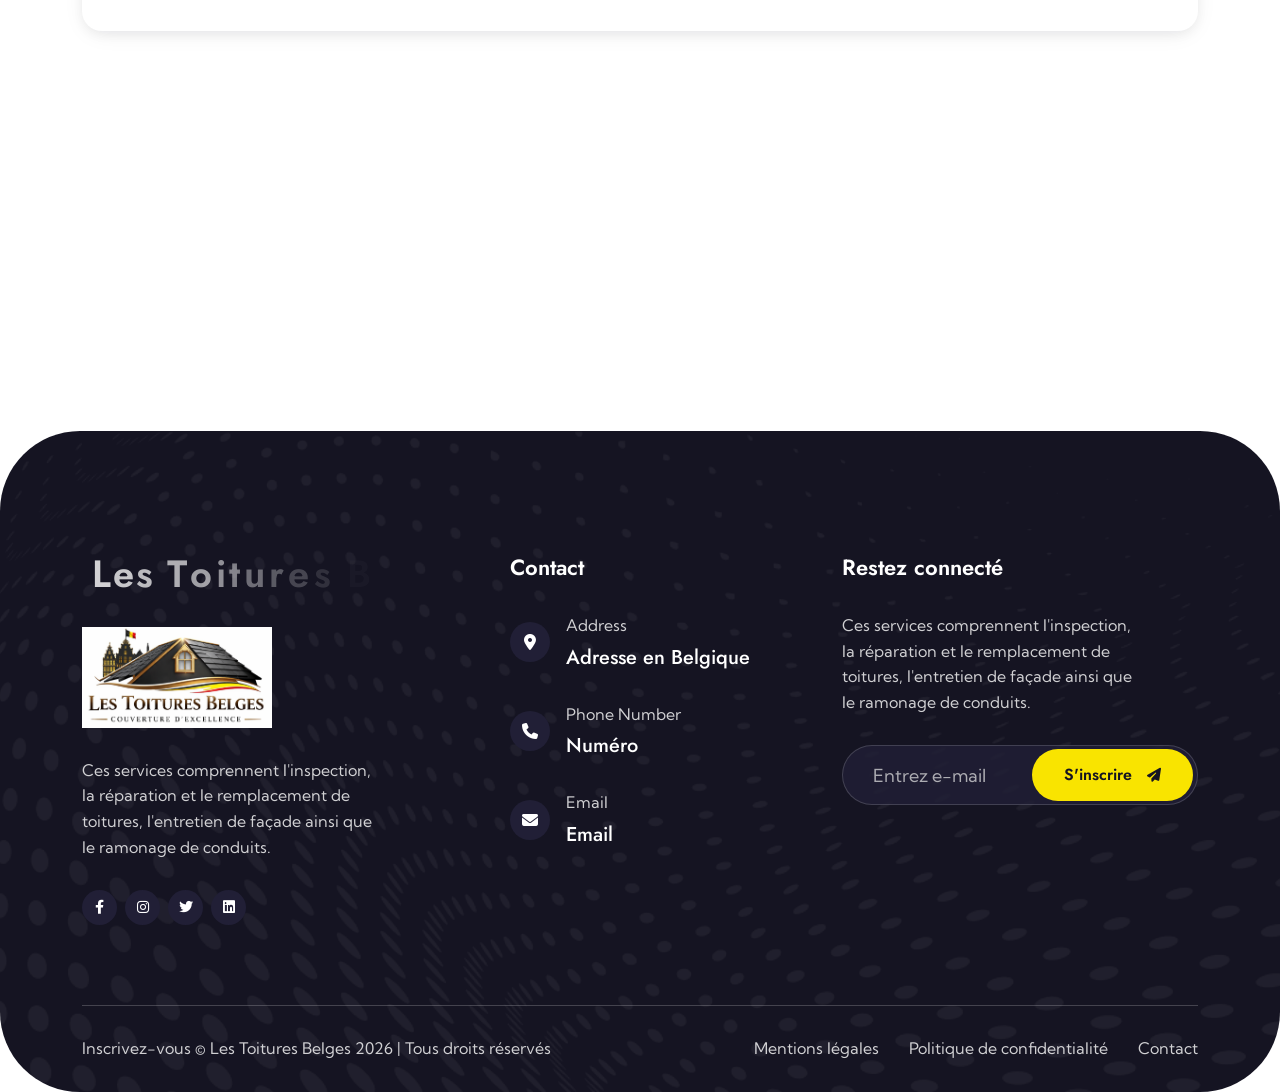
<file: contact.html>
<!doctype html>
<html lang="en">
<!-- Mirrored from elegantpixelstheme.com/alcove/contact.html by HTTrack Website Copier/3.x [XR&CO'2014], Fri, 27 Mar 2026 06:26:05 GMT -->

<head>
    <!-- Required meta tags -->
    <meta charset="UTF-8" />
    <meta http-equiv="X-UA-Compatible" content="IE=edge" />
    <!-- title -->
    <title>Alcove - Roofing Services Company HTML Template</title>
    <meta name="description" content="Alcove - Roofing Services Company HTML Template" />
    <meta name="viewport" content="width=device-width, initial-scale=1.0, maximum-scale=5.0, minimum-scale=1.0, user-scalable=yes" />
    <!-- Favicon -->
    <link rel="shortcut icon" type="image/x-icon" href="assets/img/fevicon.svg" />
    <!-- Place favicon.ico in the root directory -->

    <!-- CSS start here -->
    <link rel="stylesheet" href="assets/css/bootstrap.min.css" />
    <link rel="stylesheet" href="assets/fontawsome/css/fontawesome.css" />
    <link rel="stylesheet" href="assets/css/magnific-popup.css" />
    <link rel="stylesheet" href="assets/css/animate.min.css" />
    <link rel="stylesheet" href="assets/css/odometer.css" />
    <link rel="stylesheet" href="assets/css/swiper-bundle.min.css" />
    <link rel="stylesheet" href="assets/css/style.css" />
    <!-- CSS end here -->

    <style>
        .log-01 {
            width: 190px;
        }
    </style>
</head>

<body>
    <!-- Preloader start -->
    <div class="fullpage_loader">
        <img src="assets/img/fevicon.svg" class="position-absolute top-50 start-50 translate-middle" alt="preloader-logo" />
        <span class="loader"> </span>
    </div>
    <!-- Preloader end -->
    <!-- Header section start -->
    <div id="header-fixed-height"></div>
    <header class="ep-header-section top-0 start-0 bg-white w-100">
        <!-- top header section start -->
        <div class="ep-top-header-section gray-bg d-none d-lg-block">
            <div class="container-fluid">
                <div class="row g-4">
                    <div class="col-md-8">
                        <ul class="list-unstyled contact-info d-flex flex-wrap align-items-center" style="margin-left: 550px;">
                            <li class="d-flex align-items-center gap-2 text-white">
                                <span class="icon">
                  <i class="fa-solid fa-envelope"></i>
                </span>
                                <a href="mailto:info@example.com">info@example.com</a>
                            </li>
                            <li class="d-flex align-items-center gap-2 text-white">
                                <span class="icon">
                  <i class="fa-solid fa-location-dot"></i>
                </span>
                                <a href="#">Mirpur12,Dhaka </a>
                            </li>
                        </ul>
                    </div>
                    <!-- <div class="col-md-4">
                        <ul class="list-unstyled social-icon d-flex flex-wrap justify-content-end">
                            <li>
                                <a href="#">
                                    <i class="fa-brands fa-facebook-f"></i>
                                </a>
                            </li>
                            <li>
                                <a href="#">
                                    <i class="fa-brands fa-instagram"></i>
                                </a>
                            </li>
                            <li>
                                <a href="#">
                                    <i class="fa-brands fa-twitter"></i>
                                </a>
                            </li>
                            <li>
                                <a href="#">
                                    <i class="fa-brands fa-linkedin"></i>
                                </a>
                            </li>
                        </ul>
                    </div> -->
                </div>
            </div>
        </div>
        <!-- top header section end -->
        <div id="sticky-header" class="w-100">
            <nav class="navbar w-100 p-0 navbar-expand-xl d-none d-xl-flex">
                <div class="container-fluid">
                    <a class="navbar-brand" href="index.html">
                        <img src="assets/img/logo/Les Toitures Belges logo design.png" alt="logo" class="log-01">
                    </a>
                    <button class="navbar-toggler" type="button" data-bs-toggle="collapse" data-bs-target="#navbarSupportedContent" aria-controls="navbarSupportedContent" aria-expanded="false" aria-label="Toggle navigation">
            <span class="navbar-toggler-icon"></span>
          </button>
                    <div class="collapse navbar-collapse" id="navbarSupportedContent">
                        <ul class="navbar-nav mx-auto mb-lg-0">
                            <li class="nav-item">
                                <a class="nav-link active" aria-current="page" href="index.html">
                  Accueil <i class="fas fa-chevron"></i>
                </a>

                            </li>
                            <!-- <li class="nav-item">
                <a class="nav-link" href="about.html">
          à propos de nous
                </a>
              </li> -->
                            <li class="nav-item">
                                <a class="nav-link" href="#">
                Nos Services <i class="fas fa-chevron-down"></i>
                </a>
                                <ul class="sub-menu list-unstyled">
                                    <li>
                                        <a href="service.html">ENTRETIEN TOITURE</a>
                                    </li>
                                    <li>
                                        <a href="Entretien-façade.html">ENTRETIEN FAÇADE</a>
                                    </li>

                                    <li>
                                        <a href="ramonage.html">RAMONAGE</a>
                                    </li>
                                </ul>

                            </li>

                            <li class="nav-item">
                                <a class="nav-link" href="Gallery.html">
                 Galerie <i class="fas fa-chevron"></i>
                </a>

                            </li>

                            <li class="nav-item">
                                <a class="nav-link" href="./project-details.html">
             Projets <i class="fas fa-chevron"></i>
                </a>

                            </li>
                            <li class="nav-item">
                                <a class="nav-link" href="contact.html">
              Contact
                </a>
                            </li>
                        </ul>
                        <div class="menu-right-info d-flex align-items-center justify-content-end">
                            <a href="tel:307-555-0133" class="need-help d-flex align-items-center gap-3">
                                <span class="icon flex-shrink-0">
                  <img src="assets/img/icons/message.svg" alt="message">
                </span>
                                <span class="text d-block">
                  Besoin d'aide ?
                  <span class="number d-block">(307) 555-0133</span>
                                </span>
                            </a>
                            <a href="contact.html" class="theme-btn style2 d-inline-flex align-items-center gap-2 justify-content-center rounded-pill hover-effect-btn">
       Obtenez un devis

                <span class="theme-btn-icon">
                  <svg class="su-arrow-svg-top-right" width="10" height="10" viewBox="0 0 10 10" fill="none"
                    xmlns="http://www.w3.org/2000/svg">
                    <path
                      d="M10 1V8C10 8.29167 9.90625 8.53125 9.71875 8.71875C9.53125 8.90625 9.29167 9 9 9C8.70833 9 8.46875 8.90625 8.28125 8.71875C8.09375 8.53125 8 8.29167 8 8V3.40625L1.71875 9.71875C1.51042 9.90625 1.27083 10 1 10C0.729167 10 0.489583 9.90625 0.28125 9.71875C0.09375 9.51042 0 9.27083 0 9C0 8.72917 0.09375 8.48958 0.28125 8.28125L6.59375 2H2C1.70833 2 1.46875 1.90625 1.28125 1.71875C1.09375 1.53125 1 1.29167 1 1C1 0.708333 1.09375 0.46875 1.28125 0.28125C1.46875 0.09375 1.70833 0 2 0H9C9.29167 0 9.53125 0.09375 9.71875 0.28125C9.90625 0.46875 10 0.708333 10 1Z"
                      fill="currentColor"></path>
                    <path
                      d="M10 1V8C10 8.29167 9.90625 8.53125 9.71875 8.71875C9.53125 8.90625 9.29167 9 9 9C8.70833 9 8.46875 8.90625 8.28125 8.71875C8.09375 8.53125 8 8.29167 8 8V3.40625L1.71875 9.71875C1.51042 9.90625 1.27083 10 1 10C0.729167 10 0.489583 9.90625 0.28125 9.71875C0.09375 9.51042 0 9.27083 0 9C0 8.72917 0.09375 8.48958 0.28125 8.28125L6.59375 2H2C1.70833 2 1.46875 1.90625 1.28125 1.71875C1.09375 1.53125 1 1.29167 1 1C1 0.708333 1.09375 0.46875 1.28125 0.28125C1.46875 0.09375 1.70833 0 2 0H9C9.29167 0 9.53125 0.09375 9.71875 0.28125C9.90625 0.46875 10 0.708333 10 1Z"
                      fill="currentColor"></path>
                  </svg>
                </span>
              </a>
                        </div>
                    </div>
                </div>
            </nav>

            <!-- mobile navbar part start -->
            <div class="mobile-menu-area d-block d-xl-none">
                <div class="container">
                    <div class="mobile-topbar">
                        <div class="d-flex justify-content-between align-items-center">
                            <div class="logo">
                                <a href="index.html"> <img src="assets/img/logo/Les Toitures Belges logo design.png" alt="logo" class="log-01"></a>
                            </div>
                            <div class="bars">
                                <i class="fas fa-bars"></i>
                            </div>
                        </div>
                    </div>
                </div>
                <div class="mobile-menu-overlay"></div>
                <div class="mobile-menu-main">
                    <div class="logo">
                        <a href="index.html"><img src="assets/img/logo/Les Toitures Belges logo design.png" alt="logo" class="log-01"></a>
                    </div>
                    <div class="close-mobile-menu"><i class="fas fa-times"></i></div>
                    <div class="menu-body">
                        <div class="menu-list">
                            <ul class="list-unstyled">
                                <li class="sub-mobile-menu">
                                    <a href="index.html">   Accueil <i class=""></i></a>

                                </li>
                                <!-- <li class="sub-mobile-menu">
                  <a href="about.html">à propos de nous</a>
                </li> -->
                                <li class="sub-mobile-menu">
                                    <a href="#">Nos Services <i class="fas fa-chevron-down float-end"></i></a>
                                    <ul class="list-unstyled">
                                        <li>
                                            <a href="service.html">ENTRETIEN TOITURE</a>
                                        </li>
                                        <li>
                                            <a href="Entretien-façade.html">ENTRETIEN FAÇADE</a>
                                        </li>

                                        <li>
                                            <a href="ramonage.html">RAMONAGE</a>
                                        </li>


                                    </ul>
                                </li>
                                <li class="sub-mobile-menu">
                                    <a href="#">Galerie <i class=""></i></a>

                                </li>


                                <li class="sub-mobile-menu">
                                    <a href="contact.html">Contact</a>
                                </li>
                            </ul>
                        </div>
                    </div>
                    <div class="contact-info pt-4 px-3 pb-5">
                        <h4 class="contact-title heading-four">Contact Info</h4>
                        <ul class="list-unstyled">
                            <li class="d-flex align-items-center gap-3">
                                <div class="icon-box d-flex align-items-center justify-content-center rounded-pill flex-shrink-0">
                                    <i class="fa-solid fa-phone"></i>
                                </div>
                                <div class="info">
                                    <h5 class="info-label">
                                        Call Now</h5>
                                    <a href="tel:(629)555-0129" class="info-text">000000000</a>
                                </div>
                            </li>
                            <li class="d-flex align-items-center gap-3">
                                <div class="icon-box d-flex align-items-center justify-content-center rounded-pill flex-shrink-0">
                                    <i class="fa-solid fa-envelope"></i>
                                </div>
                                <div class="info">
                                    <h5 class="info-label">Email Us</h5>
                                    <a href="mailto:tim.jennings@example.com" class="info-text">roof@info.com</a>
                                </div>
                            </li>
                            <li class="d-flex align-items-center gap-3">
                                <div class="icon-box d-flex align-items-center justify-content-center rounded-pill flex-shrink-0">
                                    <i class="fa-solid fa-location-dot"></i>
                                </div>
                                <div class="info">
                                    <h5 class="info-label">Office Location</h5>
                                    <a href="#" class="info-text">xyz location </a>
                                </div>
                            </li>
                        </ul>
                    </div>
                </div>
            </div>
            <!-- mobile navbar part end -->
        </div>
    </header>
    <!-- Header section end -->

    <!-- Main area start -->
    <main>
        <!-- Page header section start -->
        <section class="ep-page-header-section gray-bg position-relative z-1">
            <div class="container">
                <div class="row">
                    <div class="col-lg-8 align-self-center mx-auto">
                        <div class="text">
                            <h1 class="heading-two pb-30 split-text right">Contact</h1>
                            <ul class="bread-crumb list-unstyled d-flex flex-wrap justify-content-start">
                                <li><a href="index.html"> Accueil</a></li>
                                <li>Contact</li>
                            </ul>
                        </div>
                    </div>
                    <div class="col-lg-4 d-none d-lg-block">
                        <div class="page-image text-end">
                            <img src="assets/img/images/page-header-img.png" alt="page-header-img" class="img-fluid w-100" />
                        </div>
                    </div>
                </div>
            </div>
        </section>
        <!-- Page header section end -->
        <!-- Contact section start -->
        <section class="ep-contact-section pt-120">
            <div class="container">
                <div class="base-contact-info mw-100">
                    <div class="row g-4 mb-80">
                        <div class="col-xl-4 col-lg-6">
                            <div class="contact-item h-100 text-center d-flex flex-column align-items-center gap-4 gray-bg rounded-20">
                                <div class="icon-box d-flex tertiary-bg align-items-center flex-shrink-0 justify-content-center rounded-pill">
                                    <i class="fa-solid fa-location-dot"></i>
                                </div>
                                <div class="info">
                                    <span class="title mb-2">Adresse</span>
                                    <p>
                                        4517 Washington Manchester, Kentucky 39495 1901 Thornridge Cir. Shiloh, Hawaii 81063
                                    </p>
                                </div>
                            </div>
                        </div>
                        <div class="col-xl-4 col-lg-6">
                            <div class="contact-item h-100 text-center d-flex flex-column align-items-center gap-4 gray-bg rounded-20">
                                <div class="icon-box d-flex tertiary-bg align-items-center flex-shrink-0 justify-content-center rounded-pill">
                                    <i class="fa-solid fa-envelope"></i>
                                </div>
                                <div class="info">
                                    <span class="title mb-2">E-mail</span>
                                    <p>Company@mail.com</p>
                                    <p>sara.cruz@example.com</p>
                                </div>
                            </div>
                        </div>
                        <div class="col-xl-4 col-lg-6">
                            <div class="contact-item h-100 text-center d-flex flex-column align-items-center gap-4 gray-bg rounded-20">
                                <div class="icon-box d-flex tertiary-bg align-items-center flex-shrink-0 justify-content-center rounded-pill">
                                    <i class="fa-solid fa-phone"></i>
                                </div>
                                <div class="info">
                                    <span class="title mb-2">Téléphone</span>
                                    <p>012 345 678 9101</p>
                                    <p>(208) 555-0112</p>
                                </div>
                            </div>
                        </div>
                    </div>
                </div>
                <div class="contact-form bg-white rounded-20">
                    <div class="section-title text-center">
                        <span class="sub-title primary text-uppercase position-relative d-inline-block pb-2">Contactez-nous</span
              >
              <h2 class="heading-three split-text right">Prenez contact avec nous</h2>
            </div>
            <form
              action="https://elegantpixelstheme.com/alcove/assets/mail.php"
              method="POST"
              id="contact-form"
            >
              <div class="row g-4">
                <div class="col-md-6">
                  <div class="input-group black">
                    <input
                      required
                      name="name"
                      type="text"
                      class="form-control shadow-none"
                      placeholder="Nom"
                    />
                  </div>
                </div>
                <div class="col-md-6">
                  <div class="input-group black">
                    <input
                      required
                      name="email"
                      type="email"
                      class="form-control shadow-none"
                      placeholder="Email"
                    />
                  </div>
                </div>
                <div class="col-md-6">
                  <div class="input-group black">
                    <input
                      required
                      name="phone"
                      type="text"
                      class="form-control shadow-none"
                      placeholder=" Téléphone"
                    />
                  </div>
                </div>
                <div class="col-md-6">
                  <div class="input-group black">
                    <select
                      required
                      name="subject"
                      class="form-control shadow-none"
                    >
                      <option value="" disabled selected>
                        Choisissez une option
                      </option>
                      <option value="entretien-toiture">
                        ENTRETIEN TOITURE
                      </option>
                      <option value="entretien-facade">ENTRETIEN FAÇADE</option>
                      <option value="ramonage">RAMONAGE</option>
                    </select>
                  </div>
                </div>
                <div class="col-lg-12">
                  <div class="input-group black">
                    <textarea
                      required
                      name="message"
                      placeholder="Message"
                      class="form-control shadow-none textarea"
                    ></textarea>
                  </div>
                </div>
                <div class="col-lg-12 text-center">
                  <button
                    type="submit"
                    class="theme-btn style2 border-0 d-inline-flex align-items-center gap-2 justify-content-center rounded-pill hover-effect-btn"
                  >
                    Envoyer
                    <span class="theme-btn-icon">
                      <svg
                        class="su-arrow-svg-top-right"
                        width="10"
                        height="10"
                        viewBox="0 0 10 10"
                        fill="none"
                        xmlns="http://www.w3.org/2000/svg"
                      >
                        <path
                          d="M10 1V8C10 8.29167 9.90625 8.53125 9.71875 8.71875C9.53125 8.90625 9.29167 9 9 9C8.70833 9 8.46875 8.90625 8.28125 8.71875C8.09375 8.53125 8 8.29167 8 8V3.40625L1.71875 9.71875C1.51042 9.90625 1.27083 10 1 10C0.729167 10 0.489583 9.90625 0.28125 9.71875C0.09375 9.51042 0 9.27083 0 9C0 8.72917 0.09375 8.48958 0.28125 8.28125L6.59375 2H2C1.70833 2 1.46875 1.90625 1.28125 1.71875C1.09375 1.53125 1 1.29167 1 1C1 0.708333 1.09375 0.46875 1.28125 0.28125C1.46875 0.09375 1.70833 0 2 0H9C9.29167 0 9.53125 0.09375 9.71875 0.28125C9.90625 0.46875 10 0.708333 10 1Z"
                          fill="currentColor"
                        ></path>
                        <path
                          d="M10 1V8C10 8.29167 9.90625 8.53125 9.71875 8.71875C9.53125 8.90625 9.29167 9 9 9C8.70833 9 8.46875 8.90625 8.28125 8.71875C8.09375 8.53125 8 8.29167 8 8V3.40625L1.71875 9.71875C1.51042 9.90625 1.27083 10 1 10C0.729167 10 0.489583 9.90625 0.28125 9.71875C0.09375 9.51042 0 9.27083 0 9C0 8.72917 0.09375 8.48958 0.28125 8.28125L6.59375 2H2C1.70833 2 1.46875 1.90625 1.28125 1.71875C1.09375 1.53125 1 1.29167 1 1C1 0.708333 1.09375 0.46875 1.28125 0.28125C1.46875 0.09375 1.70833 0 2 0H9C9.29167 0 9.53125 0.09375 9.71875 0.28125C9.90625 0.46875 10 0.708333 10 1Z"
                          fill="currentColor"
                        ></path>
                      </svg>
                    </span>
                        </button>
                    </div>
                </div>
                </form>
                <p class="ajax-response mb-0"></p>
            </div>
            </div>
            <div class="contact-map">
                <div class="maps">
                    <iframe src="https://www.google.com/maps/embed?pb=!1m18!1m12!1m3!1d6511978.353193176!2d-124.59162042790514!3d37.160380772150226!2m3!1f0!2f0!3f0!3m2!1i1024!2i768!4f13.1!3m3!1m2!1s0x808fb9fe5f285e3d%3A0x8b5109a227086f55!2sCalifornia%2C%20USA!5e0!3m2!1sen!2sbd!4v1739341631517!5m2!1sen!2sbd"
                        allowfullscreen="" loading="lazy" referrerpolicy="no-referrer-when-downgrade"></iframe>
                </div>
            </div>
        </section>
        <!-- Contact section end -->
    </main>
    <!-- Main area end -->
    <!-- Back to top button start -->
    <button class="scroll-to-top position-fixed">
      <i class="fas fa-chevron-up"></i>
    </button>
    <!-- Back to top button end -->
    <!-- Footer section start -->
    <footer class="ep-footer-section">
        <div class="footer-bg black-bg rounded-80" data-background="assets/img/bg/footer-one-bg.png">
            <div class="container">
                <div class="row g-4">
                    <div class="col-xxl-4 col-lg-4">
                        <div class="footer-widget footer-about">
                            <h3 class="heading-three text-white footer-title split-text right pb-30">
                                Les Toitures Belges
                            </h3>
                            <div class="logo pb-30">
                                <a href="index.html">
                                    <img src="assets/img/logo/Les Toitures Belges logo design.png" alt="logo-white" class="log-01" />
                                </a>
                            </div>
                            <p class="pb-30 text-white">
                                Ces services comprennent l'inspection, la réparation et le remplacement de toitures, l'entretien de façade ainsi que le ramonage de conduits.
                            </p>
                            <ul class="list-unstyled social-icon d-flex flex-wrap gap-2">
                                <li>
                                    <a href="#">
                                        <i class="fa-brands fa-facebook-f"></i>
                                    </a>
                                </li>
                                <li>
                                    <a href="#">
                                        <i class="fa-brands fa-instagram"></i>
                                    </a>
                                </li>
                                <li>
                                    <a href="#">
                                        <i class="fa-brands fa-twitter"></i>
                                    </a>
                                </li>
                                <li>
                                    <a href="#">
                                        <i class="fa-brands fa-linkedin"></i>
                                    </a>
                                </li>
                            </ul>
                        </div>
                    </div>
                    <div class="col-xxl-4 col-lg-4">
                        <div class="footer-widget contact-widget ps-xl-5 ps-xxl-4">
                            <h3 class="heading-five text-white pb-30">Contact</h3>
                            <ul class="list-unstyled">
                                <li class="d-flex align-items-center gap-3">
                                    <div class="icon flex-shrink-0">
                                        <i class="fa-solid fa-location-dot"></i>
                                    </div>
                                    <div class="text">
                                        <p>Address</p>
                                        <h4 class="heading-six contact-title">
                                            <a href="#">Adresse en Belgique</a>
                                        </h4>
                                    </div>
                                </li>
                                <li class="d-flex align-items-center gap-3">
                                    <div class="icon flex-shrink-0">
                                        <i class="fa-solid fa-phone"></i>
                                    </div>
                                    <div class="text">
                                        <p>Phone Number</p>
                                        <h4 class="heading-six contact-title">
                                            <a href="tel:3454-678-910">Numéro</a>
                                        </h4>
                                    </div>
                                </li>
                                <li class="d-flex align-items-center gap-3">
                                    <div class="icon flex-shrink-0">
                                        <i class="fa-solid fa-envelope"></i>
                                    </div>
                                    <div class="text">
                                        <p>Email</p>
                                        <h4 class="heading-six contact-title">
                                            <a href="mailto:jackson.graham@example.com">Email</a>
                                        </h4>
                                    </div>
                                </li>
                            </ul>
                        </div>
                    </div>
                    <div class="col-xxl-4 col-lg-4">
                        <div class="footer-widget">
                            <h3 class="heading-five text-white pb-30">Restez connecté</h3>
                            <p class="pb-30 text-white">
                                Ces services comprennent l'inspection, la réparation et le remplacement de toitures, l'entretien de façade ainsi que le ramonage de conduits.
                            </p>

                            <form action="#">
                                <div class="input-group newsletter position-relative">
                                    <input type="email" class="form-control shadow-none rounded-pill w-100" placeholder="Entrez e-mail " />
                                    <button type="submit" class="theme-btn position-absolute top-50 translate-middle-y flex-shrink-0 style2 border-0 d-inline-flex align-items-center gap-2 justify-content-center rounded-pill hover-effect-btn">
                      S'inscrire

                      <i class="fa-solid fa-paper-plane"></i>
                    </button>
                                </div>
                            </form>
                        </div>
                    </div>
                </div>
                <div class="footer-btm">
                    <div class="row g-3">
                        <div class="col-lg-6">
                            <div class="footer-copyright text-center text-lg-start">
                                <p>
                                    Inscrivez-vous © Les Toitures Belges 2026 | Tous droits réservés
                                </p>
                            </div>
                        </div>
                        <div class="col-lg-6">
                            <div class="footer-menu">
                                <ul class="list-unstyled d-flex flex-wrap justify-content-center justify-content-lg-end align-items-center">
                                    <li><a href="#"> Mentions légales</a></li>
                                    <li><a href="#">Politique de confidentialité</a></li>
                                    <li><a href="contact.html">Contact</a></li>
                                </ul>
                            </div>
                        </div>
                    </div>
                </div>
            </div>
        </div>
    </footer>
    <!-- Footer section end -->

    <!-- JS start here -->
    <script src="assets/js/vendor/jquery-3.6.0.min.js"></script>
    <script src="assets/js/bootstrap.bundle.min.js"></script>
    <script src="assets/js/gsap.js"></script>
    <script src="assets/js/gsap-scroll-trigger.js"></script>
    <script src="assets/js/gsap-split-text.js"></script>
    <script src="assets/js/jquery.appear.js"></script>
    <script src="assets/js/jquery.odometer.min.js"></script>
    <script src="assets/js/jquery.magnific-popup.min.js"></script>
    <script src="assets/js/ajax-form.js"></script>
    <script src="assets/js/swiper-bundle.min.js"></script>
    <script src="assets/js/script.js"></script>
    <!-- JS end here -->
</body>

<!-- Mirrored from elegantpixelstheme.com/alcove/contact.html by HTTrack Website Copier/3.x [XR&CO'2014], Fri, 27 Mar 2026 06:26:05 GMT -->

</html>
</file>
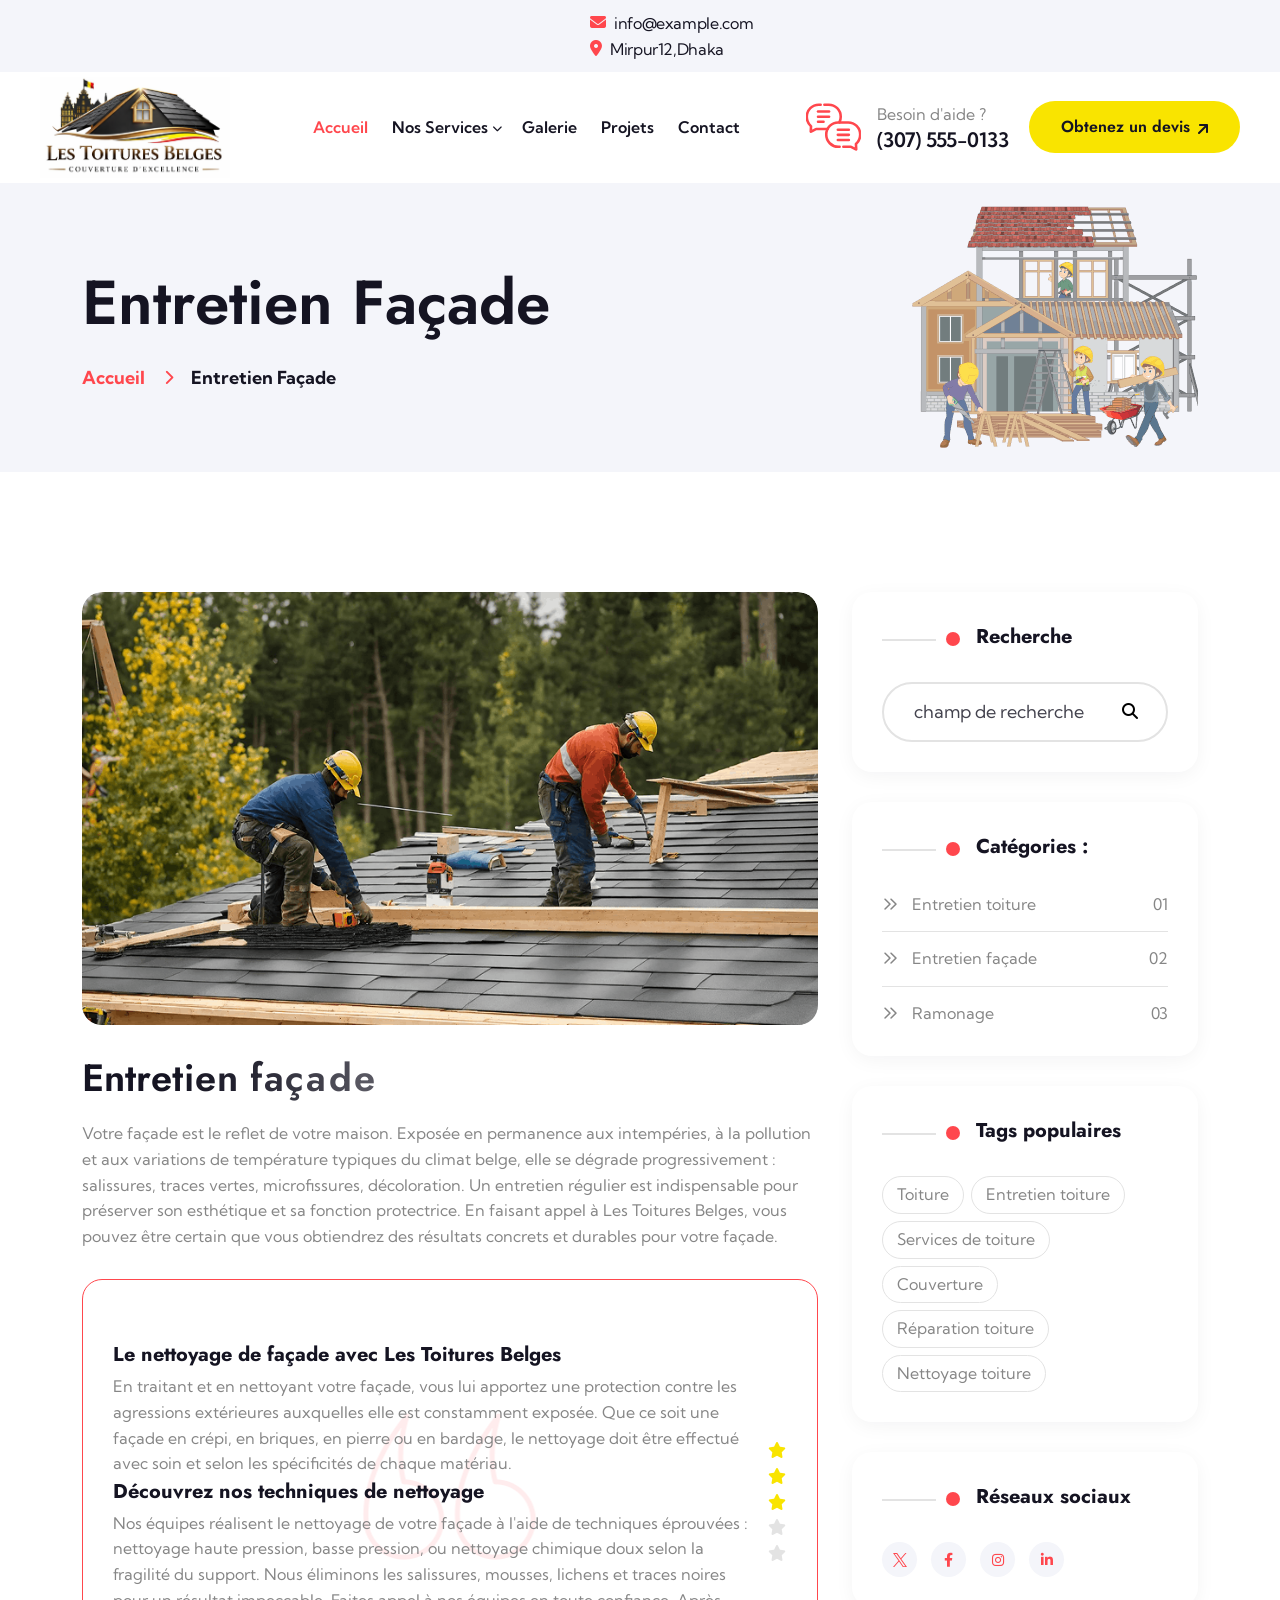
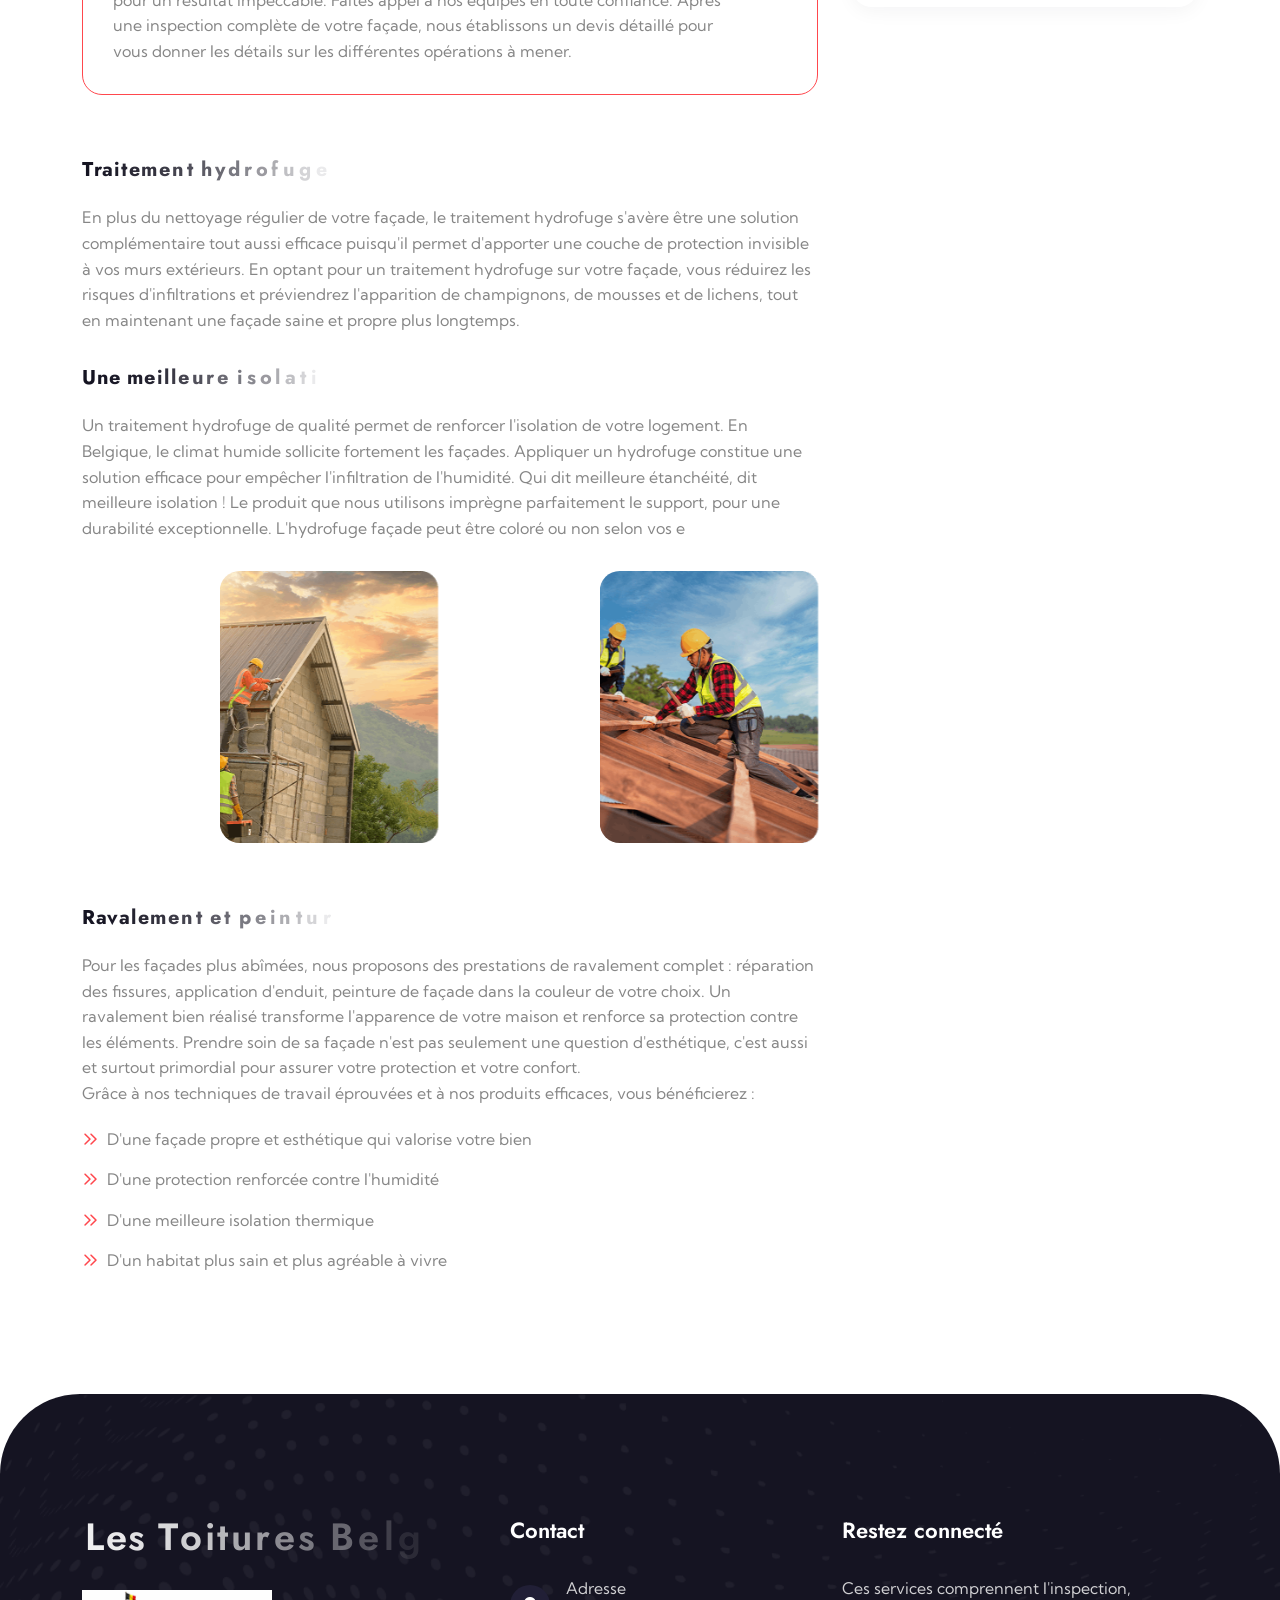
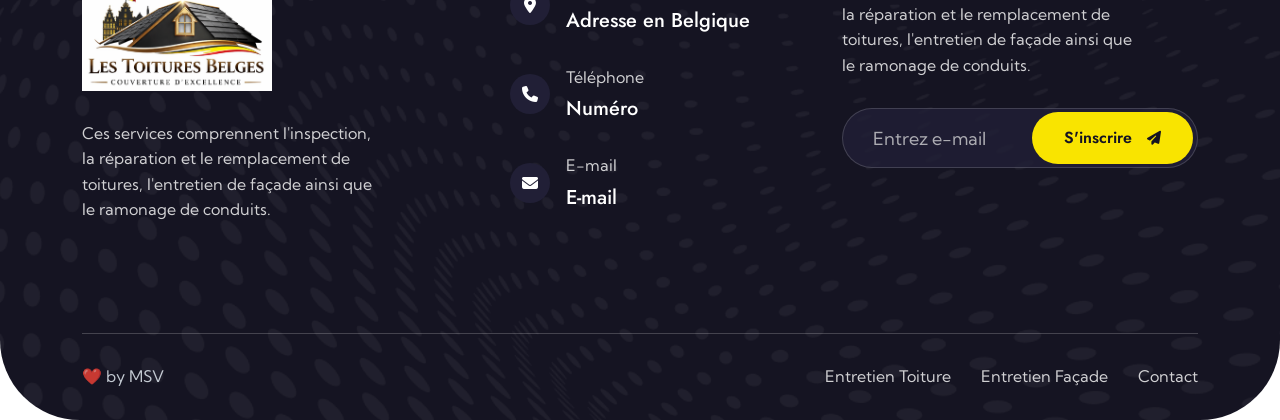
<file: Entretien-façade.html>
<!DOCTYPE html>
<html lang="en">


<head>
    <!-- Required meta tags -->
    <meta charset="UTF-8">
    <meta http-equiv="X-UA-Compatible" content="IE=edge">
    <!-- title -->
    <title>Alcove - Roofing Services Company HTML Template</title>
    <meta name="description" content="Alcove - Roofing Services Company HTML Template">
    <meta name="viewport" content="width=device-width, initial-scale=1.0, maximum-scale=5.0, minimum-scale=1.0, user-scalable=yes">
    <!-- Favicon -->
    <link rel="shortcut icon" type="image/x-icon" href="assets/img/fevicon.svg">
    <!-- Place favicon.ico in the root directory -->

    <!-- CSS start here -->
    <link rel="stylesheet" href="assets/css/bootstrap.min.css">
    <link rel="stylesheet" href="assets/fontawsome/css/fontawesome.css">
    <link rel="stylesheet" href="assets/css/magnific-popup.css">
    <link rel="stylesheet" href="assets/css/animate.min.css">
    <link rel="stylesheet" href="assets/css/odometer.css">
    <link rel="stylesheet" href="assets/css/swiper-bundle.min.css">
    <link rel="stylesheet" href="assets/css/style.css">
    <!-- CSS end here -->

    <style>
        .log-01 {
            width: 190px;
        }
        
        .no-bullets {
            list-style: none;
            padding: 0;
        }
    </style>
</head>

<body>
    <!-- Preloader start -->
    <div class="fullpage_loader">
        <img src="assets/img/fevicon.svg" class="position-absolute top-50 start-50 translate-middle" alt="preloader-logo">
        <span class="loader">
    </span>
    </div>
    <!-- Preloader end -->
    <!-- Header section start -->
    <div id="header-fixed-height"></div>
    <header class="ep-header-section top-0 start-0 bg-white w-100">
        <!-- top header section start -->
        <div class="ep-top-header-section gray-bg d-none d-lg-block">
            <div class="container-fluid">
                <div class="row g-4">
                    <div class="col-md-8">
                        <ul class="list-unstyled contact-info d-flex flex-wrap align-items-center" style="margin-left: 550px;">
                            <li class="d-flex align-items-center gap-2 text-white">
                                <span class="icon">
                  <i class="fa-solid fa-envelope"></i>
                </span>
                                <a href="mailto:info@example.com">info@example.com</a>
                            </li>
                            <li class="d-flex align-items-center gap-2 text-white">
                                <span class="icon">
                  <i class="fa-solid fa-location-dot"></i>
                </span>
                                <a href="#">Mirpur12,Dhaka </a>
                            </li>
                        </ul>
                    </div>
                    <!-- <div class="col-md-4">
                        <ul class="list-unstyled social-icon d-flex flex-wrap justify-content-end">
                            <li>
                                <a href="#">
                                    <i class="fa-brands fa-facebook-f"></i>
                                </a>
                            </li>
                            <li>
                                <a href="#">
                                    <i class="fa-brands fa-instagram"></i>
                                </a>
                            </li>
                            <li>
                                <a href="#">
                                    <i class="fa-brands fa-twitter"></i>
                                </a>
                            </li>
                            <li>
                                <a href="#">
                                    <i class="fa-brands fa-linkedin"></i>
                                </a>
                            </li>
                        </ul>
                    </div> -->
                </div>
            </div>
        </div>
        <!-- top header section end -->
        <div id="sticky-header" class="w-100">
            <nav class="navbar w-100 p-0 navbar-expand-xl d-none d-xl-flex">
                <div class="container-fluid">
                    <a class="navbar-brand" href="index.html">
                        <img src="assets/img/logo/Les Toitures Belges logo design.png" alt="logo" class="log-01">
                    </a>
                    <button class="navbar-toggler" type="button" data-bs-toggle="collapse" data-bs-target="#navbarSupportedContent" aria-controls="navbarSupportedContent" aria-expanded="false" aria-label="Toggle navigation">
            <span class="navbar-toggler-icon"></span>
          </button>
                    <div class="collapse navbar-collapse" id="navbarSupportedContent">
                        <ul class="navbar-nav mx-auto mb-lg-0">
                            <li class="nav-item">
                                <a class="nav-link active" aria-current="page" href="index.html">
                  Accueil <i class="fas fa-chevron"></i>
                </a>

                            </li>
                            <!-- <li class="nav-item">
                <a class="nav-link" href="about.html">
          à propos de nous
                </a>
              </li> -->
                            <li class="nav-item">
                                <a class="nav-link" href="#">
                Nos Services <i class="fas fa-chevron-down"></i>
                </a>
                                <ul class="sub-menu list-unstyled">
                                    <li>
                                        <a href="service.html">ENTRETIEN TOITURE</a>
                                    </li>
                                    <li>
                                        <a href="Entretien-façade.html">ENTRETIEN FAÇADE</a>
                                    </li>

                                    <li>
                                        <a href="ramonage.html">RAMONAGE</a>
                                    </li>
                                </ul>

                            </li>

                            <li class="nav-item">
                                <a class="nav-link" href="Gallery.html">
                 Galerie <i class="fas fa-chevron"></i>
                </a>

                            </li>

                            <li class="nav-item">
                                <a class="nav-link" href="./project-details.html">
             Projets <i class="fas fa-chevron"></i>
                </a>

                            </li>
                            <li class="nav-item">
                                <a class="nav-link" href="contact.html">
              Contact
                </a>
                            </li>
                        </ul>
                        <div class="menu-right-info d-flex align-items-center justify-content-end">
                            <a href="tel:307-555-0133" class="need-help d-flex align-items-center gap-3">
                                <span class="icon flex-shrink-0">
                  <img src="assets/img/icons/message.svg" alt="message">
                </span>
                                <span class="text d-block">
                  Besoin d'aide ?
                  <span class="number d-block">(307) 555-0133</span>
                                </span>
                            </a>
                            <a href="contact.html" class="theme-btn style2 d-inline-flex align-items-center gap-2 justify-content-center rounded-pill hover-effect-btn">
       Obtenez un devis

                <span class="theme-btn-icon">
                  <svg class="su-arrow-svg-top-right" width="10" height="10" viewBox="0 0 10 10" fill="none"
                    xmlns="http://www.w3.org/2000/svg">
                    <path
                      d="M10 1V8C10 8.29167 9.90625 8.53125 9.71875 8.71875C9.53125 8.90625 9.29167 9 9 9C8.70833 9 8.46875 8.90625 8.28125 8.71875C8.09375 8.53125 8 8.29167 8 8V3.40625L1.71875 9.71875C1.51042 9.90625 1.27083 10 1 10C0.729167 10 0.489583 9.90625 0.28125 9.71875C0.09375 9.51042 0 9.27083 0 9C0 8.72917 0.09375 8.48958 0.28125 8.28125L6.59375 2H2C1.70833 2 1.46875 1.90625 1.28125 1.71875C1.09375 1.53125 1 1.29167 1 1C1 0.708333 1.09375 0.46875 1.28125 0.28125C1.46875 0.09375 1.70833 0 2 0H9C9.29167 0 9.53125 0.09375 9.71875 0.28125C9.90625 0.46875 10 0.708333 10 1Z"
                      fill="currentColor"></path>
                    <path
                      d="M10 1V8C10 8.29167 9.90625 8.53125 9.71875 8.71875C9.53125 8.90625 9.29167 9 9 9C8.70833 9 8.46875 8.90625 8.28125 8.71875C8.09375 8.53125 8 8.29167 8 8V3.40625L1.71875 9.71875C1.51042 9.90625 1.27083 10 1 10C0.729167 10 0.489583 9.90625 0.28125 9.71875C0.09375 9.51042 0 9.27083 0 9C0 8.72917 0.09375 8.48958 0.28125 8.28125L6.59375 2H2C1.70833 2 1.46875 1.90625 1.28125 1.71875C1.09375 1.53125 1 1.29167 1 1C1 0.708333 1.09375 0.46875 1.28125 0.28125C1.46875 0.09375 1.70833 0 2 0H9C9.29167 0 9.53125 0.09375 9.71875 0.28125C9.90625 0.46875 10 0.708333 10 1Z"
                      fill="currentColor"></path>
                  </svg>
                </span>
              </a>
                        </div>
                    </div>
                </div>
            </nav>

            <!-- mobile navbar part start -->
            <div class="mobile-menu-area d-block d-xl-none">
                <div class="container">
                    <div class="mobile-topbar">
                        <div class="d-flex justify-content-between align-items-center">
                            <div class="logo">
                                <a href="index.html"> <img src="assets/img/logo/Les Toitures Belges logo design.png" alt="logo" class="log-01"></a>
                            </div>
                            <div class="bars">
                                <i class="fas fa-bars"></i>
                            </div>
                        </div>
                    </div>
                </div>
                <div class="mobile-menu-overlay"></div>
                <div class="mobile-menu-main">
                    <div class="logo">
                        <a href="index.html"><img src="assets/img/logo/Les Toitures Belges logo design.png" alt="logo" class="log-01"></a>
                    </div>
                    <div class="close-mobile-menu"><i class="fas fa-times"></i></div>
                    <div class="menu-body">
                        <div class="menu-list">
                            <ul class="list-unstyled">
                                <li class="sub-mobile-menu">
                                    <a href="index.html">   Accueil <i class=""></i></a>

                                </li>
                                <!-- <li class="sub-mobile-menu">
                  <a href="about.html">à propos de nous</a>
                </li> -->
                                <li class="sub-mobile-menu">
                                    <a href="#">Nos Services <i class="fas fa-chevron-down float-end"></i></a>
                                    <ul class="list-unstyled">
                                        <li>
                                            <a href="service.html">ENTRETIEN TOITURE</a>
                                        </li>
                                        <li>
                                            <a href="Entretien-façade.html">ENTRETIEN FAÇADE</a>
                                        </li>

                                        <li>
                                            <a href="ramonage.html">RAMONAGE</a>
                                        </li>


                                    </ul>
                                </li>
                                <li class="sub-mobile-menu">
                                    <a href="#">Galerie <i class=""></i></a>

                                </li>


                                <li class="sub-mobile-menu">
                                    <a href="contact.html">Contact</a>
                                </li>
                            </ul>
                        </div>
                    </div>
                    <div class="contact-info pt-4 px-3 pb-5">
                        <h4 class="contact-title heading-four">Contact Info</h4>
                        <ul class="list-unstyled">
                            <li class="d-flex align-items-center gap-3">
                                <div class="icon-box d-flex align-items-center justify-content-center rounded-pill flex-shrink-0">
                                    <i class="fa-solid fa-phone"></i>
                                </div>
                                <div class="info">
                                    <h5 class="info-label">
                                        Call Now</h5>
                                    <a href="tel:(629)555-0129" class="info-text">000000000</a>
                                </div>
                            </li>
                            <li class="d-flex align-items-center gap-3">
                                <div class="icon-box d-flex align-items-center justify-content-center rounded-pill flex-shrink-0">
                                    <i class="fa-solid fa-envelope"></i>
                                </div>
                                <div class="info">
                                    <h5 class="info-label">Email Us</h5>
                                    <a href="mailto:tim.jennings@example.com" class="info-text">roof@info.com</a>
                                </div>
                            </li>
                            <li class="d-flex align-items-center gap-3">
                                <div class="icon-box d-flex align-items-center justify-content-center rounded-pill flex-shrink-0">
                                    <i class="fa-solid fa-location-dot"></i>
                                </div>
                                <div class="info">
                                    <h5 class="info-label">Office Location</h5>
                                    <a href="#" class="info-text">xyz location </a>
                                </div>
                            </li>
                        </ul>
                    </div>
                </div>
            </div>
            <!-- mobile navbar part end -->
        </div>
    </header>
    <!-- Header section end -->

    <!-- Main area start -->
    <main>
        <!-- Page header section start -->
        <section class="ep-page-header-section gray-bg position-relative z-1">
            <div class="container">
                <div class="row">
                    <div class="col-lg-8 align-self-center mx-auto">
                        <div class="text">
                            <h1 class="heading-two pb-30 split-text right"> Entretien Façade </h1>
                            <ul class="bread-crumb list-unstyled d-flex flex-wrap justify-content-start">
                                <li><a href="index.html">Accueil </a></li>
                                <li>Entretien Façade</li>
                            </ul>
                        </div>
                    </div>
                    <div class="col-lg-4 d-none d-lg-block">
                        <div class="page-image text-end">
                            <img src="assets/img/images/page-header-img.png" alt="page-header-img" class="img-fluid w-100">
                        </div>
                    </div>
                </div>
            </div>
        </section>
        <!-- Page header section end -->
        <!-- Blog details section start -->
        <section class="ep-blog-details-section py-120">
            <div class="container">
                <div class="row">
                    <div class="col-xl-8 col-lg-10 mx-auto mx-xl-0">
                        <div class="blog-details-img pb-30 rounded-20 overflow-hidden">
                            <div class="reveal zoom-out rounded-20">
                                <img src="assets/img/blog/blog-details-img.png" alt="blog-details-img" class="img-fluid w-100">
                            </div>
                        </div>

                        <div class="blog-content">
                            <h2 class="heading-three pb-20 split-text right">Entretien façade</h2>
                            <p>

                                Votre façade est le reflet de votre maison. Exposée en permanence aux intempéries, à la pollution et aux variations de température typiques du climat belge, elle se dégrade progressivement : salissures, traces vertes, microfissures, décoloration. Un entretien
                                régulier est indispensable pour préserver son esthétique et sa fonction protectrice. En faisant appel à Les Toitures Belges, vous pouvez être certain que vous obtiendrez des résultats concrets et durables pour votre façade.

                            </p>

                            <blockquote>

                                <div class="bottom-info mt-30 d-flex align-items-center justify-content-between gap-3">
                                    <div class="info">
                                        <h3 class="heading-four pb-1">Le nettoyage de façade avec Les Toitures Belges </h3>
                                        <p>

                                            En traitant et en nettoyant votre façade, vous lui apportez une protection contre les agressions extérieures auxquelles elle est constamment exposée. Que ce soit une façade en crépi, en briques, en pierre ou en bardage, le nettoyage doit être effectué
                                            avec soin et selon les spécificités de chaque matériau.
                                        </p>

                                        <h3 class="heading-four pb-1">Découvrez nos techniques de nettoyage </h3>

                                        <p>Nos équipes réalisent le nettoyage de votre façade à l'aide de techniques éprouvées : nettoyage haute pression, basse pression, ou nettoyage chimique doux selon la fragilité du support. Nous éliminons les salissures,
                                            mousses, lichens et traces noires pour un résultat impeccable. Faites appel à nos équipes en toute confiance. Après une inspection complète de votre façade, nous établissons un devis détaillé pour vous donner
                                            les détails sur les différentes opérations à mener.
                                        </p>
                                    </div>
                                    <div class="rating">
                                        <i class="fa-solid fa-star"></i>
                                        <i class="fa-solid fa-star"></i>
                                        <i class="fa-solid fa-star"></i>
                                        <i class="fa-solid fa-star no-rate"></i>
                                        <i class="fa-solid fa-star no-rate"></i>
                                    </div>
                                </div>
                                <span class="quote"><img src="assets/img/blog/quote.png" alt="quote"></span>
                            </blockquote>

                            <h3 class="heading-four pt-30 pb-20 split-text right">Traitement hydrofuge façade
                            </h3>
                            <p>

                                En plus du nettoyage régulier de votre façade, le traitement hydrofuge s'avère être une solution complémentaire tout aussi efficace puisqu'il permet d'apporter une couche de protection invisible à vos murs extérieurs. En optant pour un traitement hydrofuge
                                sur votre façade, vous réduirez les risques d'infiltrations et préviendrez l'apparition de champignons, de mousses et de lichens, tout en maintenant une façade saine et propre plus longtemps.


                            </p>
                            <h3 class="heading-four pt-30 pb-20 split-text right">Une meilleure isolation grâce au traitement hydrofuge !
                            </h3>
                            <p>

                                Un traitement hydrofuge de qualité permet de renforcer l'isolation de votre logement. En Belgique, le climat humide sollicite fortement les façades. Appliquer un hydrofuge constitue une solution efficace pour empêcher l'infiltration de l'humidité. Qui
                                dit meilleure étanchéité, dit meilleure isolation ! Le produit que nous utilisons imprègne parfaitement le support, pour une durabilité exceptionnelle. L'hydrofuge façade peut être coloré ou non selon vos e


                            </p>

                            <div class="row g-4 py-30">
                                <div class="col-sm-6">
                                    <div class="img rounded-20 overflow-hidden reveal right">
                                        <img src="assets/img/blog/blog-details-inner-img-1.png" alt="blog-details-img" class="img-fluid w-100">
                                    </div>
                                </div>
                                <div class="col-sm-6">
                                    <div class="img rounded-20 overflow-hidden reveal right">
                                        <img src="assets/img/blog/blog-details-inner-img-2.png" alt="blog-details-img" class="img-fluid w-100">
                                    </div>
                                </div>
                            </div>
                            <h3 class="heading-four pt-30 pb-20 split-text right">Ravalement et peinture de façade
                            </h3>
                            <p>

                                Pour les façades plus abîmées, nous proposons des prestations de ravalement complet : réparation des fissures, application d'enduit, peinture de façade dans la couleur de votre choix. Un ravalement bien réalisé transforme l'apparence de votre maison et
                                renforce sa protection contre les éléments. Prendre soin de sa façade n'est pas seulement une question d'esthétique, c'est aussi et surtout primordial pour assurer votre protection et votre confort.
                                <br> Grâce à nos techniques de travail éprouvées et à nos produits efficaces, vous bénéficierez :
                                <ul class="no-bullets">
                                    <li>D'une façade propre et esthétique qui valorise votre bien</li>
                                    <li>D'une protection renforcée contre l'humidité</li>
                                    <li>D'une meilleure isolation thermique</li>
                                    <li>D'un habitat plus sain et plus agréable à vivre</li>
                                </ul>

                            </p>
                        </div>

                    </div>
                    <div class="col-xl-4 col-lg-10 mx-auto mx-xl-0 mt-5 mt-xl-0">
                        <aside class="blog-sidebar">
                            <div class="sidebar-widget rounded-20">
                                <h3 class="heading-four widget-title pb-30">Recherche</h3>
                                <form action="#">
                                    <div class="input-group black">
                                        <input type="text" class="form-control shadow-none rounded-pill" placeholder="champ de recherche">
                                        <button type="submit" class="bg-transparent border-0 position-absolute z-1 top-50 translate-middle-y"><i
                        class="fa-solid fa-magnifying-glass"></i></button>
                                    </div>
                                </form>
                            </div>

                            <div class="sidebar-widget rounded-20">
                                <h3 class="heading-four widget-title pb-30">Catégories :</h3>
                                <div class="category-list">
                                    <ul class="list-unstyled">
                                        <li>
                                            <a href="service.html" class="d-flex rounded-pill justify-content-between align-items-center gap-3">
                    Entretien toiture
                      </a> 01
                                        </li>
                                        <li>
                                            <a href="Entretien-façade.html" class="d-flex rounded-pill justify-content-between align-items-center gap-3">
                       Entretien façade
                      </a> 02
                                        </li>
                                        <li>
                                            <a href="ramonage.html" class="d-flex rounded-pill justify-content-between align-items-center gap-3">
                     Ramonage
                      </a> 03
                                        </li>


                                    </ul>
                                </div>
                            </div>
                            <div class="sidebar-widget rounded-20">
                                <h3 class="heading-four widget-title pb-30">Tags populaires</h3>
                                <ul class="list-unstyled blog-tags d-flex align-items-center flex-wrap">
                                    <li><a href="#">Toiture</a></li>
                                    <li><a href="#">Entretien toiture</a></li>
                                    <li><a href="#">Services de toiture</a></li>
                                    <li><a href="#">Couverture</a></li>
                                    <li><a href="#">Réparation toiture</a></li>
                                    <li><a href="#">Nettoyage toiture</a></li>
                                </ul>
                            </div>
                            <div class="sidebar-widget rounded-20">
                                <h4 class="heading-four widget-title pb-30">Réseaux sociaux </h4>
                                <div class="blog-social-box">
                                    <ul class="list-unstyled d-flex flex-wrap align-items-center">
                                        <li>
                                            <a href="#">
                                                <svg xmlns="http://www.w3.org/2000/svg" width="14" height="14" viewBox="0 0 16 16" fill="none">
                          <path
                            d="M9.52217 6.77491L15.4785 0H14.0671L8.89516 5.88256L4.76437 0H0L6.24656 8.89547L0 16H1.41155L6.87321 9.78782L11.2356 16H16L9.52183 6.77491H9.52217ZM7.58887 8.97384L6.95596 8.08805L1.92015 1.03974H4.0882L8.15216 6.72795L8.78507 7.61374L14.0677 15.0075H11.8997L7.58887 8.97418V8.97384Z"
                            fill="currentColor" />
                        </svg>
                                            </a>
                                        </li>
                                        <li>
                                            <a href="#">
                                                <i class="fa-brands fa-facebook-f"></i>
                                            </a>
                                        </li>
                                        <li>
                                            <a href="#">
                                                <i class="fa-brands fa-instagram"></i>
                                            </a>
                                        </li>
                                        <li>
                                            <a href="#">
                                                <i class="fa-brands fa-linkedin-in"></i>
                                            </a>
                                        </li>
                                    </ul>
                                </div>
                            </div>
                        </aside>
                    </div>
                </div>
            </div>
        </section>
        <!-- Blog details section end -->
    </main>
    <!-- Main area end -->
    <!-- Back to top button start -->
    <button class="scroll-to-top position-fixed">
    <i class="fas fa-chevron-up"></i>
  </button>
    <!-- Back to top button end -->
    <!-- Footer section start -->
    <footer class="ep-footer-section">
        <div class="footer-bg black-bg rounded-80" data-background="assets/img/bg/footer-one-bg.png">
            <div class="container">
                <div class="row g-4">
                    <div class="col-xxl-4 col-lg-4">
                        <div class="footer-widget footer-about">
                            <h3 class="heading-three text-white footer-title split-text right pb-30"> Les Toitures Belges </h3>
                            <div class="logo pb-30">
                                <a href="index.html">
                                    <img src="assets/img/logo/Les Toitures Belges logo design.png" alt="logo-white" class="log-01">
                                </a>
                            </div>
                            <p class="pb-30 text-white">Ces services comprennent l'inspection, la réparation et le remplacement de toitures, l'entretien de façade ainsi que le ramonage de conduits.</p>
                            <!-- <ul class="list-unstyled social-icon d-flex flex-wrap gap-2">
                                <li>
                                    <a href="#">
                                        <i class="fa-brands fa-facebook-f"></i>
                                    </a>
                                </li>
                                <li>
                                    <a href="#">
                                        <i class="fa-brands fa-instagram"></i>
                                    </a>
                                </li>
                                <li>
                                    <a href="#">
                                        <i class="fa-brands fa-twitter"></i>
                                    </a>
                                </li>
                                <li>
                                    <a href="#">
                                        <i class="fa-brands fa-linkedin"></i>
                                    </a>
                                </li>
                            </ul> -->
                        </div>
                    </div>
                    <div class="col-xxl-4 col-lg-4">
                        <div class="footer-widget contact-widget ps-xl-5 ps-xxl-4">
                            <h3 class="heading-five text-white pb-30">Contact</h3>
                            <ul class="list-unstyled">
                                <li class="d-flex align-items-center gap-3">
                                    <div class="icon flex-shrink-0"><i class="fa-solid fa-location-dot"></i></div>
                                    <div class="text">
                                        <p>Adresse</p>
                                        <h4 class="heading-six contact-title">
                                            <a href="#">Adresse en Belgique</a>
                                        </h4>
                                    </div>
                                </li>
                                <li class="d-flex align-items-center gap-3">
                                    <div class="icon flex-shrink-0"><i class="fa-solid fa-phone"></i></div>
                                    <div class="text">
                                        <p>Téléphone</p>
                                        <h4 class="heading-six contact-title">
                                            <a href="tel:3454-678-910">Numéro</a>
                                        </h4>
                                    </div>
                                </li>
                                <li class="d-flex align-items-center gap-3">
                                    <div class="icon flex-shrink-0"><i class="fa-solid fa-envelope"></i></div>
                                    <div class="text">
                                        <p> E-mail</p>
                                        <h4 class="heading-six contact-title">
                                            <a href="mailto:jackson.graham@example.com">E-mail</a>
                                        </h4>
                                    </div>
                                </li>
                            </ul>
                        </div>
                    </div>
                    <div class="col-xxl-4 col-lg-4">
                        <div class="footer-widget">
                            <h3 class="heading-five text-white pb-30">Restez connecté
                            </h3>
                            <p class="pb-30 text-white">Ces services comprennent l'inspection, la réparation et le remplacement de toitures, l'entretien de façade ainsi que le ramonage de conduits.
                            </p>

                            <form action="#">
                                <div class="input-group newsletter position-relative">
                                    <input type="email" class="form-control shadow-none rounded-pill w-100" placeholder="Entrez e-mail ">
                                    <button type="submit" class="theme-btn position-absolute top-50 translate-middle-y flex-shrink-0 style2 border-0 d-inline-flex align-items-center gap-2 justify-content-center rounded-pill hover-effect-btn">
                    S'inscrire

                    <i class="fa-solid fa-paper-plane"></i>
                  </button>
                                </div>
                            </form>
                        </div>
                    </div>
                </div>
                <div class="footer-btm">
                    <div class="row g-3">
                        <div class="col-lg-6">
                            <div class="footer-copyright text-center text-lg-start">
                                <p><a href="https://agence-msv.fr/" style="color: aliceblue;">❤️ by MSV</a></p>
                            </div>
                        </div>
                        <div class="col-lg-6">
                            <div class="footer-menu">
                                <ul class="list-unstyled d-flex flex-wrap justify-content-center justify-content-lg-end align-items-center">
                                    <li><a href="service.html"> Entretien Toiture</a></li>
                                    <li><a href="Entretien-façade.html">Entretien Façade</a></li>
                                    <li><a href="contact.html">Contact</a></li>
                                </ul>
                            </div>
                        </div>
                    </div>
                </div>
            </div>
        </div>
    </footer>
    <!-- Footer section end -->

    <!-- JS start here -->
    <script src="assets/js/vendor/jquery-3.6.0.min.js"></script>
    <script src="assets/js/bootstrap.bundle.min.js"></script>
    <script src="assets/js/gsap.js"></script>
    <script src="assets/js/gsap-scroll-trigger.js"></script>
    <script src="assets/js/gsap-split-text.js"></script>
    <script src="assets/js/jquery.appear.js"></script>
    <script src="assets/js/jquery.odometer.min.js"></script>
    <script src="assets/js/jquery.magnific-popup.min.js"></script>
    <script src="assets/js/ajax-form.js"></script>
    <script src="assets/js/swiper-bundle.min.js"></script>
    <script src="assets/js/script.js"></script>
    <!-- JS end here -->
</body>


</html>
</file>
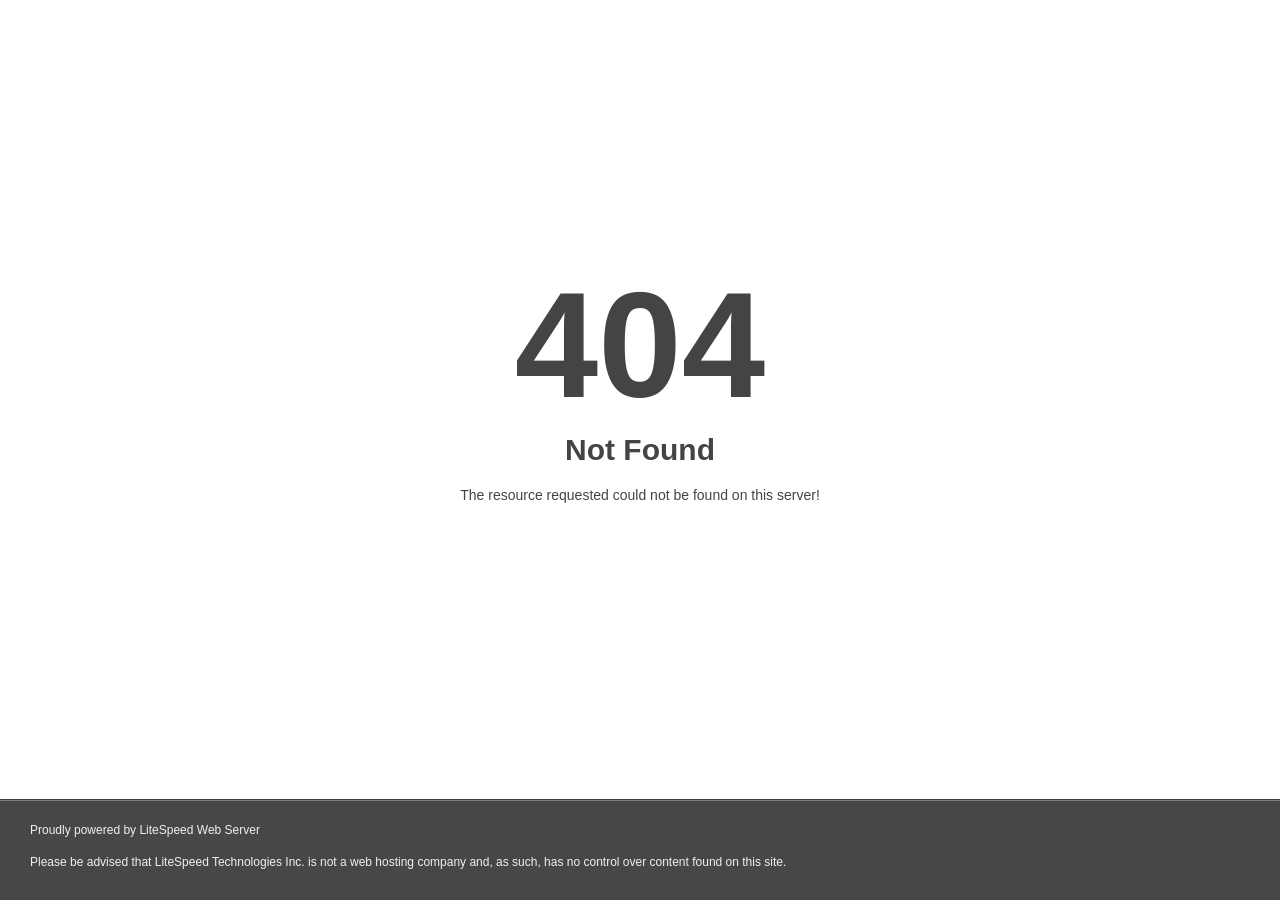
<file: faq.html>
<!DOCTYPE html>
<html style="height:100%">
<head>
<meta name="viewport" content="width=device-width, initial-scale=1, shrink-to-fit=no" />
<title> 404 Not Found
</title><style>@media (prefers-color-scheme:dark){body{background-color:#000!important}}</style></head>
<body style="color: #444; margin:0;font: normal 14px/20px Arial, Helvetica, sans-serif; height:100%; background-color: #fff;">
<div style="height:auto; min-height:100%; ">     <div style="text-align: center; width:800px; margin-left: -400px; position:absolute; top: 30%; left:50%;">
        <h1 style="margin:0; font-size:150px; line-height:150px; font-weight:bold;">404</h1>
<h2 style="margin-top:20px;font-size: 30px;">Not Found
</h2>
<p>The resource requested could not be found on this server!</p>
</div></div><div style="color:#f0f0f0; font-size:12px;margin:auto;padding:0px 30px 0px 30px;position:relative;clear:both;height:100px;margin-top:-101px;background-color:#474747;border-top: 1px solid rgba(0,0,0,0.15);box-shadow: 0 1px 0 rgba(255, 255, 255, 0.3) inset;">
<br>Proudly powered by LiteSpeed Web Server<p>Please be advised that LiteSpeed Technologies Inc. is not a web hosting company and, as such, has no control over content found on this site.</p></div></body></html>
</file>
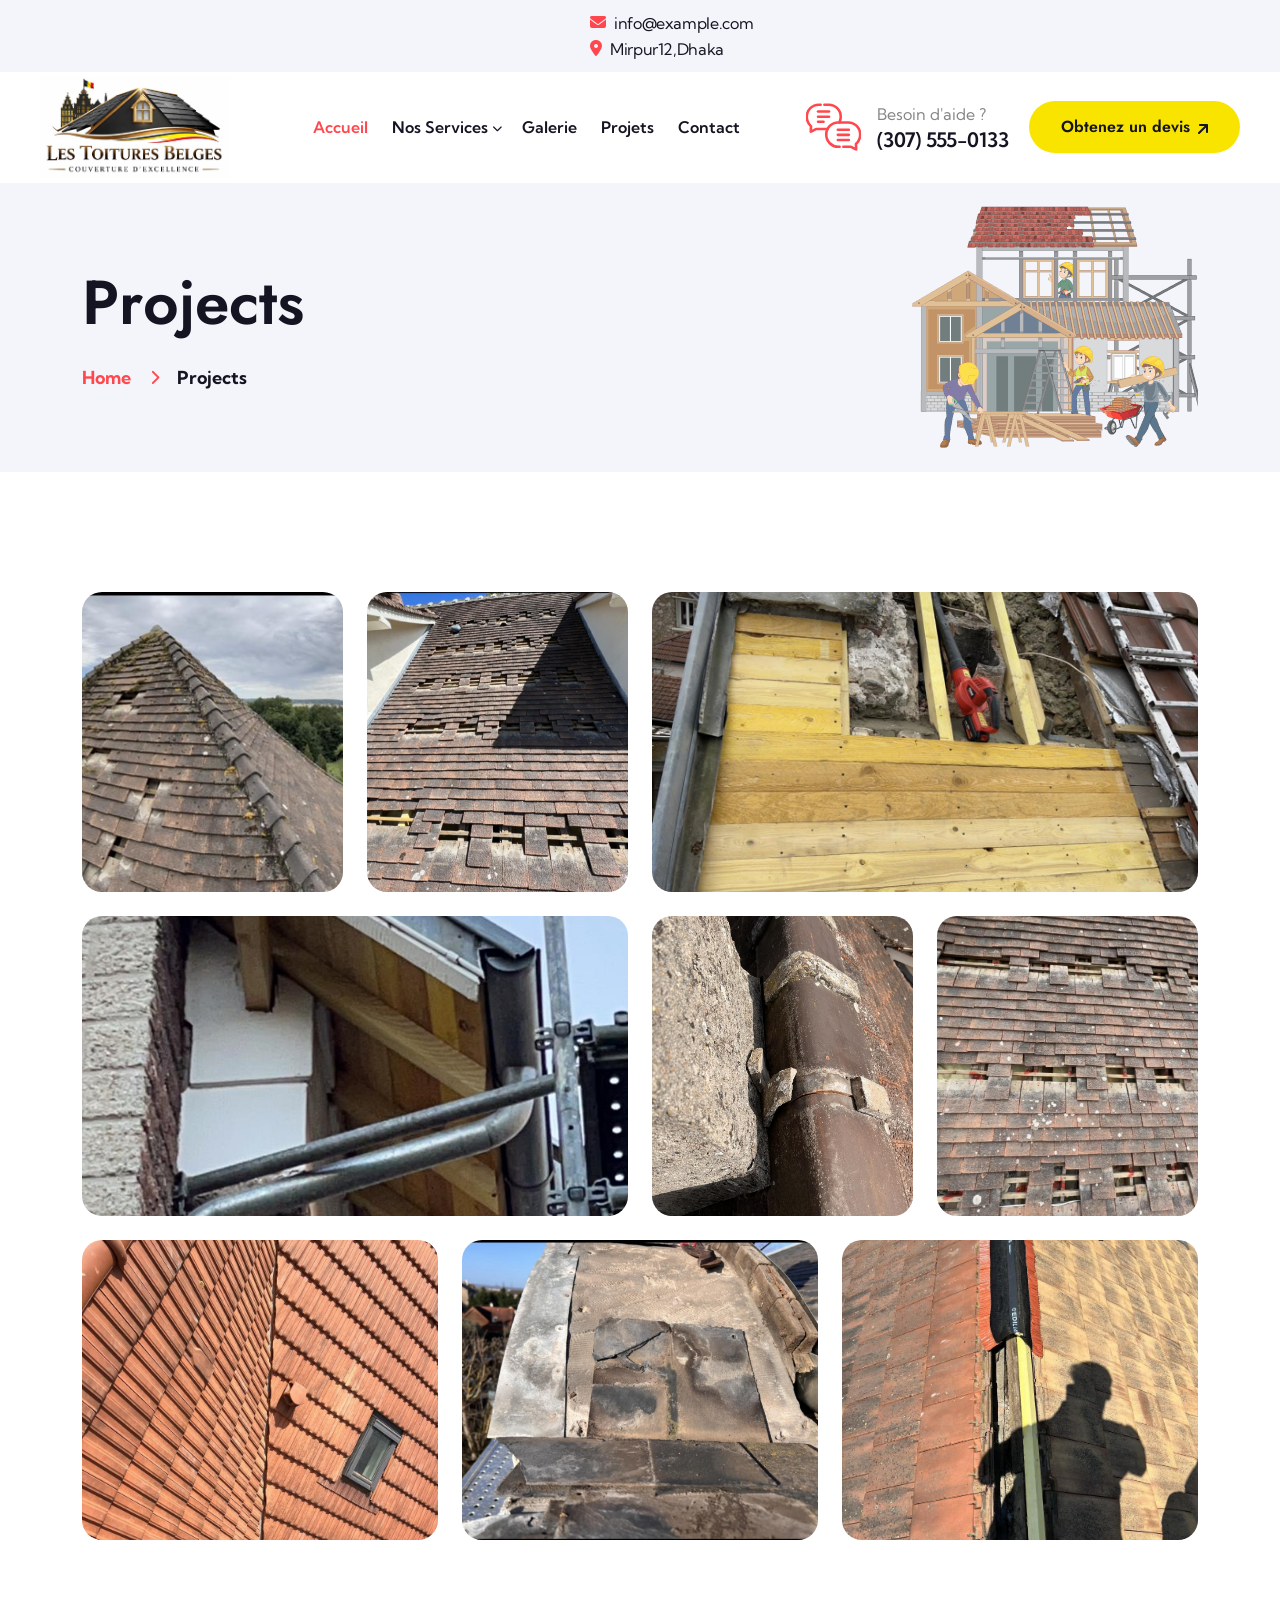
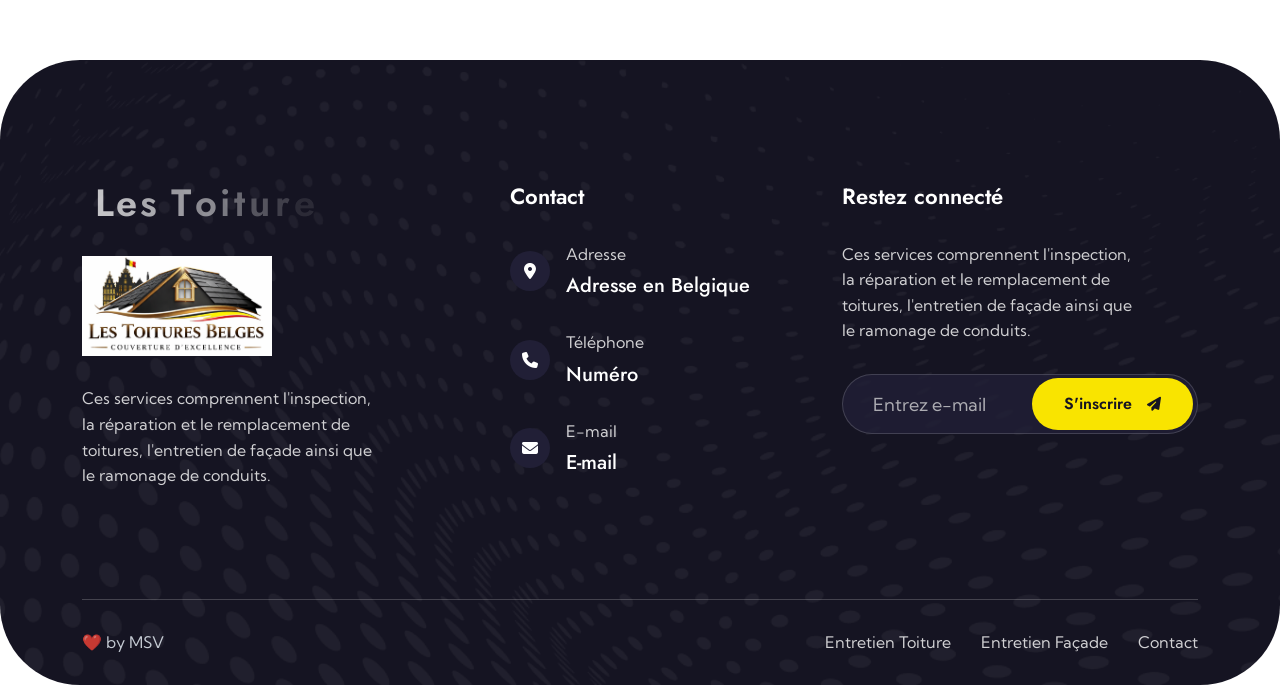
<file: Gallery.html>
<!doctype html>
<html lang="en">
<!-- Mirrored from elegantpixelstheme.com/alcove/projects.html by HTTrack Website Copier/3.x [XR&CO'2014], Fri, 27 Mar 2026 06:26:01 GMT -->

<head>
    <!-- Required meta tags -->
    <meta charset="UTF-8" />
    <meta http-equiv="X-UA-Compatible" content="IE=edge" />
    <!-- title -->
    <title>Alcove - Roofing Services Company HTML Template</title>
    <meta name="description" content="Alcove - Roofing Services Company HTML Template" />
    <meta name="viewport" content="width=device-width, initial-scale=1.0, maximum-scale=5.0, minimum-scale=1.0, user-scalable=yes" />
    <!-- Favicon -->
    <link rel="shortcut icon" type="image/x-icon" href="assets/img/fevicon.svg" />
    <!-- Place favicon.ico in the root directory -->

    <!-- CSS start here -->
    <link rel="stylesheet" href="assets/css/bootstrap.min.css" />
    <link rel="stylesheet" href="assets/fontawsome/css/fontawesome.css" />
    <link rel="stylesheet" href="assets/css/magnific-popup.css" />
    <link rel="stylesheet" href="assets/css/animate.min.css" />
    <link rel="stylesheet" href="assets/css/odometer.css" />
    <link rel="stylesheet" href="assets/css/swiper-bundle.min.css" />
    <link rel="stylesheet" href="assets/css/style.css" />
    <!-- CSS end here -->
    <style>
        .log-01 {
            width: 190px;
        }
        
        .no-bullets {
            list-style: none;
            padding: 0;
        }
    </style>
</head>

<body>
    <!-- Preloader start -->
    <div class="fullpage_loader">
        <img src="assets/img/fevicon.svg" class="position-absolute top-50 start-50 translate-middle" alt="preloader-logo" />
        <span class="loader"> </span>
    </div>
    <!-- Preloader end -->
    <!-- Header section start -->
    <div id="header-fixed-height"></div>
    <header class="ep-header-section top-0 start-0 bg-white w-100">
        <!-- top header section start -->
        <div class="ep-top-header-section gray-bg d-none d-lg-block">
            <div class="container-fluid">
                <div class="row g-4">
                    <div class="col-md-8">
                        <ul class="list-unstyled contact-info d-flex flex-wrap align-items-center" style="margin-left: 550px;">
                            <li class="d-flex align-items-center gap-2 text-white">
                                <span class="icon">
                  <i class="fa-solid fa-envelope"></i>
                </span>
                                <a href="mailto:info@example.com">info@example.com</a>
                            </li>
                            <li class="d-flex align-items-center gap-2 text-white">
                                <span class="icon">
                  <i class="fa-solid fa-location-dot"></i>
                </span>
                                <a href="#">Mirpur12,Dhaka </a>
                            </li>
                        </ul>
                    </div>
                    <!-- <div class="col-md-4">
                        <ul class="list-unstyled social-icon d-flex flex-wrap justify-content-end">
                            <li>
                                <a href="#">
                                    <i class="fa-brands fa-facebook-f"></i>
                                </a>
                            </li>
                            <li>
                                <a href="#">
                                    <i class="fa-brands fa-instagram"></i>
                                </a>
                            </li>
                            <li>
                                <a href="#">
                                    <i class="fa-brands fa-twitter"></i>
                                </a>
                            </li>
                            <li>
                                <a href="#">
                                    <i class="fa-brands fa-linkedin"></i>
                                </a>
                            </li>
                        </ul>
                    </div> -->
                </div>
            </div>
        </div>
        <!-- top header section end -->
        <div id="sticky-header" class="w-100">
            <nav class="navbar w-100 p-0 navbar-expand-xl d-none d-xl-flex">
                <div class="container-fluid">
                    <a class="navbar-brand" href="index.html">
                        <img src="assets/img/logo/Les Toitures Belges logo design.png" alt="logo" class="log-01">
                    </a>
                    <button class="navbar-toggler" type="button" data-bs-toggle="collapse" data-bs-target="#navbarSupportedContent" aria-controls="navbarSupportedContent" aria-expanded="false" aria-label="Toggle navigation">
            <span class="navbar-toggler-icon"></span>
          </button>
                    <div class="collapse navbar-collapse" id="navbarSupportedContent">
                        <ul class="navbar-nav mx-auto mb-lg-0">
                            <li class="nav-item">
                                <a class="nav-link active" aria-current="page" href="index.html">
                  Accueil <i class="fas fa-chevron"></i>
                </a>

                            </li>
                            <!-- <li class="nav-item">
                <a class="nav-link" href="about.html">
          à propos de nous
                </a>
              </li> -->
                            <li class="nav-item">
                                <a class="nav-link" href="#">
                Nos Services <i class="fas fa-chevron-down"></i>
                </a>
                                <ul class="sub-menu list-unstyled">
                                    <li>
                                        <a href="service.html">ENTRETIEN TOITURE</a>
                                    </li>
                                    <li>
                                        <a href="Entretien-façade.html">ENTRETIEN FAÇADE</a>
                                    </li>

                                    <li>
                                        <a href="ramonage.html">RAMONAGE</a>
                                    </li>
                                </ul>

                            </li>

                            <li class="nav-item">
                                <a class="nav-link" href="Gallery.html">
                 Galerie <i class="fas fa-chevron"></i>
                </a>

                            </li>

                            <li class="nav-item">
                                <a class="nav-link" href="./project-details.html">
             Projets <i class="fas fa-chevron"></i>
                </a>

                            </li>
                            <li class="nav-item">
                                <a class="nav-link" href="contact.html">
              Contact
                </a>
                            </li>
                        </ul>
                        <div class="menu-right-info d-flex align-items-center justify-content-end">
                            <a href="tel:307-555-0133" class="need-help d-flex align-items-center gap-3">
                                <span class="icon flex-shrink-0">
                  <img src="assets/img/icons/message.svg" alt="message">
                </span>
                                <span class="text d-block">
                  Besoin d'aide ?
                  <span class="number d-block">(307) 555-0133</span>
                                </span>
                            </a>
                            <a href="contact.html" class="theme-btn style2 d-inline-flex align-items-center gap-2 justify-content-center rounded-pill hover-effect-btn">
       Obtenez un devis

                <span class="theme-btn-icon">
                  <svg class="su-arrow-svg-top-right" width="10" height="10" viewBox="0 0 10 10" fill="none"
                    xmlns="http://www.w3.org/2000/svg">
                    <path
                      d="M10 1V8C10 8.29167 9.90625 8.53125 9.71875 8.71875C9.53125 8.90625 9.29167 9 9 9C8.70833 9 8.46875 8.90625 8.28125 8.71875C8.09375 8.53125 8 8.29167 8 8V3.40625L1.71875 9.71875C1.51042 9.90625 1.27083 10 1 10C0.729167 10 0.489583 9.90625 0.28125 9.71875C0.09375 9.51042 0 9.27083 0 9C0 8.72917 0.09375 8.48958 0.28125 8.28125L6.59375 2H2C1.70833 2 1.46875 1.90625 1.28125 1.71875C1.09375 1.53125 1 1.29167 1 1C1 0.708333 1.09375 0.46875 1.28125 0.28125C1.46875 0.09375 1.70833 0 2 0H9C9.29167 0 9.53125 0.09375 9.71875 0.28125C9.90625 0.46875 10 0.708333 10 1Z"
                      fill="currentColor"></path>
                    <path
                      d="M10 1V8C10 8.29167 9.90625 8.53125 9.71875 8.71875C9.53125 8.90625 9.29167 9 9 9C8.70833 9 8.46875 8.90625 8.28125 8.71875C8.09375 8.53125 8 8.29167 8 8V3.40625L1.71875 9.71875C1.51042 9.90625 1.27083 10 1 10C0.729167 10 0.489583 9.90625 0.28125 9.71875C0.09375 9.51042 0 9.27083 0 9C0 8.72917 0.09375 8.48958 0.28125 8.28125L6.59375 2H2C1.70833 2 1.46875 1.90625 1.28125 1.71875C1.09375 1.53125 1 1.29167 1 1C1 0.708333 1.09375 0.46875 1.28125 0.28125C1.46875 0.09375 1.70833 0 2 0H9C9.29167 0 9.53125 0.09375 9.71875 0.28125C9.90625 0.46875 10 0.708333 10 1Z"
                      fill="currentColor"></path>
                  </svg>
                </span>
              </a>
                        </div>
                    </div>
                </div>
            </nav>

            <!-- mobile navbar part start -->
            <div class="mobile-menu-area d-block d-xl-none">
                <div class="container">
                    <div class="mobile-topbar">
                        <div class="d-flex justify-content-between align-items-center">
                            <div class="logo">
                                <a href="index.html"> <img src="assets/img/logo/Les Toitures Belges logo design.png" alt="logo" class="log-01"></a>
                            </div>
                            <div class="bars">
                                <i class="fas fa-bars"></i>
                            </div>
                        </div>
                    </div>
                </div>
                <div class="mobile-menu-overlay"></div>
                <div class="mobile-menu-main">
                    <div class="logo">
                        <a href="index.html"><img src="assets/img/logo/Les Toitures Belges logo design.png" alt="logo" class="log-01"></a>
                    </div>
                    <div class="close-mobile-menu"><i class="fas fa-times"></i></div>
                    <div class="menu-body">
                        <div class="menu-list">
                            <ul class="list-unstyled">
                                <li class="sub-mobile-menu">
                                    <a href="index.html">   Accueil <i class=""></i></a>

                                </li>
                                <!-- <li class="sub-mobile-menu">
                  <a href="about.html">à propos de nous</a>
                </li> -->
                                <li class="sub-mobile-menu">
                                    <a href="#">Nos Services <i class="fas fa-chevron-down float-end"></i></a>
                                    <ul class="list-unstyled">
                                        <li>
                                            <a href="service.html">ENTRETIEN TOITURE</a>
                                        </li>
                                        <li>
                                            <a href="Entretien-façade.html">ENTRETIEN FAÇADE</a>
                                        </li>

                                        <li>
                                            <a href="ramonage.html">RAMONAGE</a>
                                        </li>


                                    </ul>
                                </li>
                                <li class="sub-mobile-menu">
                                    <a href="#">Galerie <i class=""></i></a>

                                </li>


                                <li class="sub-mobile-menu">
                                    <a href="contact.html">Contact</a>
                                </li>
                            </ul>
                        </div>
                    </div>
                    <div class="contact-info pt-4 px-3 pb-5">
                        <h4 class="contact-title heading-four">Contact Info</h4>
                        <ul class="list-unstyled">
                            <li class="d-flex align-items-center gap-3">
                                <div class="icon-box d-flex align-items-center justify-content-center rounded-pill flex-shrink-0">
                                    <i class="fa-solid fa-phone"></i>
                                </div>
                                <div class="info">
                                    <h5 class="info-label">
                                        Call Now</h5>
                                    <a href="tel:(629)555-0129" class="info-text">000000000</a>
                                </div>
                            </li>
                            <li class="d-flex align-items-center gap-3">
                                <div class="icon-box d-flex align-items-center justify-content-center rounded-pill flex-shrink-0">
                                    <i class="fa-solid fa-envelope"></i>
                                </div>
                                <div class="info">
                                    <h5 class="info-label">Email Us</h5>
                                    <a href="mailto:tim.jennings@example.com" class="info-text">roof@info.com</a>
                                </div>
                            </li>
                            <li class="d-flex align-items-center gap-3">
                                <div class="icon-box d-flex align-items-center justify-content-center rounded-pill flex-shrink-0">
                                    <i class="fa-solid fa-location-dot"></i>
                                </div>
                                <div class="info">
                                    <h5 class="info-label">Office Location</h5>
                                    <a href="#" class="info-text">xyz location </a>
                                </div>
                            </li>
                        </ul>
                    </div>
                </div>
            </div>
            <!-- mobile navbar part end -->
        </div>
    </header>
    <!-- Header section end -->

    <!-- Main area start -->
    <main>
        <!-- Page header section start -->
        <section class="ep-page-header-section gray-bg position-relative z-1">
            <div class="container">
                <div class="row">
                    <div class="col-lg-8 align-self-center mx-auto">
                        <div class="text">
                            <h1 class="heading-two pb-30 split-text right">Projects</h1>
                            <ul class="bread-crumb list-unstyled d-flex flex-wrap justify-content-start">
                                <li><a href="index.html">Home</a></li>
                                <li>Projects</li>
                            </ul>
                        </div>
                    </div>
                    <div class="col-lg-4 d-none d-lg-block">
                        <div class="page-image text-end">
                            <img src="assets/img/images/page-header-img.png" alt="page-header-img" class="img-fluid w-100" />
                        </div>
                    </div>
                </div>
            </div>
        </section>
        <!-- Page header section end -->
        <!-- Projects section start -->
        <section class="ep-projects-section py-120 border-0">
            <div class="container">
                <div class="row g-4">
                    <div class="col-lg-3 col-md-6">
                        <a href="project-details.html" class="d-block w-100">
                            <div class="project-item overflow-hidden rounded-20 position-relative h-100">
                                <img src="assets/img/about-us/11-1.jpeg" alt="project-img" class="img-fluid" style="width: 300px; height: 300px;" />
                                <div class="overlay w-100 h-100 rounded-20 position-absolute top-0 start-0 d-flex justify-content-center align-items-end text-center">
                                    <!-- <div class="info">
                                        <p class="text-white mb-1 mb-xl-2">Summit Roof Care</p>
                                        <h2 class="heading-five title">
                                            Elevate your roof expectations
                                        </h2>
                                    </div> -->
                                </div>
                            </div>
                        </a>
                    </div>
                    <div class="col-lg-3 col-md-6">
                        <a href="project-details.html" class="d-block w-100">
                            <div class="project-item overflow-hidden rounded-20 position-relative h-100">
                                <img src="assets/img/about-us/12.jpeg" alt="project-img" class="img-fluid" style="width: 300px; height: 300px;" />
                                <div class="overlay w-100 h-100 rounded-20 position-absolute top-0 start-0 d-flex justify-content-center align-items-end text-center">
                                    <!-- <div class="info">
                                        <p class="text-white mb-1 mb-xl-2">Summit Roof Care</p>
                                        <h2 class="heading-five title">
                                            Elevate your roof expectations
                                        </h2>
                                    </div> -->
                                </div>
                            </div>
                        </a>
                    </div>
                    <div class="col-lg-6 col-md-6">
                        <a href="project-details.html" class="d-block w-100">
                            <div class="project-item overflow-hidden rounded-20 position-relative h-100">
                                <img src="assets/img/about-us/13.jpeg" alt="project-img" class="img-fluid" style="width: 640px; height: 300px;" />
                                <div class="overlay w-100 h-100 rounded-20 position-absolute top-0 start-0 d-flex justify-content-center align-items-end text-center">
                                    <!-- <div class="info">
                                        <p class="text-white mb-1 mb-xl-2">Summit Roof Care</p>
                                        <h2 class="heading-five title">
                                            Elevate your roof expectations
                                        </h2>
                                    </div> -->
                                </div>
                            </div>
                        </a>
                    </div>
                    <div class="col-lg-6 col-md-6">
                        <a href="project-details.html" class="d-block w-100">
                            <div class="project-item overflow-hidden rounded-20 position-relative h-100">
                                <img src="assets/img/about-us/14.jpeg" alt="project-img" class="img-fluid" style="width: 640px; height: 300px;" />
                                <div class="overlay w-100 h-100 rounded-20 position-absolute top-0 start-0 d-flex justify-content-center align-items-end text-center">
                                    <!-- <div class="info">
                                        <p class="text-white mb-1 mb-xl-2">Summit Roof Care</p>
                                        <h2 class="heading-five title">
                                            Elevate your roof expectations
                                        </h2>
                                    </div> -->
                                </div>
                            </div>
                        </a>
                    </div>
                    <div class="col-lg-3 col-md-6">
                        <a href="project-details.html" class="d-block w-100">
                            <div class="project-item overflow-hidden rounded-20 position-relative h-100">
                                <img src="assets/img/about-us/7.jpeg" alt="project-img" class="img-fluid" style="width: 300px; height: 300px;" />
                                <div class="overlay w-100 h-100 rounded-20 position-absolute top-0 start-0 d-flex justify-content-center align-items-end text-center">
                                    <!-- <div class="info">
                                        <p class="text-white mb-1 mb-xl-2">Summit Roof Care</p>
                                        <h2 class="heading-five title">
                                            Elevate your roof expectations
                                        </h2>
                                    </div> -->
                                </div>
                            </div>
                        </a>
                    </div>
                    <div class="col-lg-3 col-md-6">
                        <a href="project-details.html" class="d-block w-100">
                            <div class="project-item overflow-hidden rounded-20 position-relative h-100">
                                <img src="assets/img/about-us/8.jpeg" alt="project-img" class="img-fluid" style="width: 300px; height: 300px;" />
                                <div class="overlay w-100 h-100 rounded-20 position-absolute top-0 start-0 d-flex justify-content-center align-items-end text-center">
                                    <!-- <div class="info">
                                        <p class="text-white mb-1 mb-xl-2">Summit Roof Care</p>
                                        <h2 class="heading-five title">
                                            Elevate your roof expectations
                                        </h2>
                                    </div> -->
                                </div>
                            </div>
                        </a>
                    </div>
                    <div class="col-lg-4 col-md-6">
                        <a href="project-details.html" class="d-block w-100">
                            <div class="project-item overflow-hidden rounded-20 position-relative h-100">
                                <img src="assets/img/about-us/9.jpeg" alt="project-img" class="img-fluid" style="width: 420px; height: 300px;" />
                                <div class="overlay w-100 h-100 rounded-20 position-absolute top-0 start-0 d-flex justify-content-center align-items-end text-center">
                                    <!-- <div class="info">
                                        <p class="text-white mb-1 mb-xl-2">Summit Roof Care</p>
                                        <h2 class="heading-five title">
                                            Elevate your roof expectations
                                        </h2>
                                    </div> -->
                                </div>
                            </div>
                        </a>
                    </div>
                    <div class="col-lg-4 col-md-6">
                        <a href="project-details.html" class="d-block w-100">
                            <div class="project-item overflow-hidden rounded-20 position-relative h-100">
                                <img src="assets/img/about-us/6.jpeg" alt="project-img" class="img-fluid" style="width: 420px; height: 300px;" />
                                <div class="overlay w-100 h-100 rounded-20 position-absolute top-0 start-0 d-flex justify-content-center align-items-end text-center">
                                    <!-- <div class="info">
                                        <p class="text-white mb-1 mb-xl-2">Summit Roof Care</p>
                                        <h2 class="heading-five title">
                                            Elevate your roof expectations
                                        </h2>
                                    </div> -->
                                </div>
                            </div>
                        </a>
                    </div>
                    <div class="col-lg-4 col-md-6">
                        <a href="project-details.html" class="d-block w-100">
                            <div class="project-item overflow-hidden rounded-20 position-relative h-100">
                                <img src="assets/img/about-us/5.jpeg" alt="project-img" class="img-fluid" style="width: 420px; height: 300px;" />
                                <div class="overlay w-100 h-100 rounded-20 position-absolute top-0 start-0 d-flex justify-content-center align-items-end text-center">
                                    <!-- <div class="info">
                                        <p class="text-white mb-1 mb-xl-2">Summit Roof Care</p>
                                        <h2 class="heading-five title">
                                            Elevate your roof expectations
                                        </h2>
                                    </div> -->
                                </div>
                            </div>
                        </a>
                    </div>
                </div>
            </div>
        </section>
        <!-- Projects section end -->
        <!-- FAQ section start -->

        <!-- FAQ section end -->
    </main>
    <!-- Main area end -->
    <!-- Back to top button start -->
    <button class="scroll-to-top position-fixed">
      <i class="fas fa-chevron-up"></i>
    </button>
    <!-- Back to top button end -->
    <!-- Footer section start -->
    <footer class="ep-footer-section">
        <div class="footer-bg black-bg rounded-80" data-background="assets/img/bg/footer-one-bg.png">
            <div class="container">
                <div class="row g-4">
                    <div class="col-xxl-4 col-lg-4">
                        <div class="footer-widget footer-about">
                            <h3 class="heading-three text-white footer-title split-text right pb-30"> Les Toitures Belges </h3>
                            <div class="logo pb-30">
                                <a href="index.html">
                                    <img src="assets/img/logo/Les Toitures Belges logo design.png" alt="logo-white" class="log-01">
                                </a>
                            </div>
                            <p class="pb-30 text-white">Ces services comprennent l'inspection, la réparation et le remplacement de toitures, l'entretien de façade ainsi que le ramonage de conduits.</p>
                            <!-- <ul class="list-unstyled social-icon d-flex flex-wrap gap-2">
                                <li>
                                    <a href="#">
                                        <i class="fa-brands fa-facebook-f"></i>
                                    </a>
                                </li>
                                <li>
                                    <a href="#">
                                        <i class="fa-brands fa-instagram"></i>
                                    </a>
                                </li>
                                <li>
                                    <a href="#">
                                        <i class="fa-brands fa-twitter"></i>
                                    </a>
                                </li>
                                <li>
                                    <a href="#">
                                        <i class="fa-brands fa-linkedin"></i>
                                    </a>
                                </li>
                            </ul> -->
                        </div>
                    </div>
                    <div class="col-xxl-4 col-lg-4">
                        <div class="footer-widget contact-widget ps-xl-5 ps-xxl-4">
                            <h3 class="heading-five text-white pb-30">Contact</h3>
                            <ul class="list-unstyled">
                                <li class="d-flex align-items-center gap-3">
                                    <div class="icon flex-shrink-0"><i class="fa-solid fa-location-dot"></i></div>
                                    <div class="text">
                                        <p>Adresse</p>
                                        <h4 class="heading-six contact-title">
                                            <a href="#">Adresse en Belgique</a>
                                        </h4>
                                    </div>
                                </li>
                                <li class="d-flex align-items-center gap-3">
                                    <div class="icon flex-shrink-0"><i class="fa-solid fa-phone"></i></div>
                                    <div class="text">
                                        <p>Téléphone</p>
                                        <h4 class="heading-six contact-title">
                                            <a href="tel:3454-678-910">Numéro</a>
                                        </h4>
                                    </div>
                                </li>
                                <li class="d-flex align-items-center gap-3">
                                    <div class="icon flex-shrink-0"><i class="fa-solid fa-envelope"></i></div>
                                    <div class="text">
                                        <p> E-mail</p>
                                        <h4 class="heading-six contact-title">
                                            <a href="mailto:jackson.graham@example.com">E-mail</a>
                                        </h4>
                                    </div>
                                </li>
                            </ul>
                        </div>
                    </div>
                    <div class="col-xxl-4 col-lg-4">
                        <div class="footer-widget">
                            <h3 class="heading-five text-white pb-30">Restez connecté
                            </h3>
                            <p class="pb-30 text-white">Ces services comprennent l'inspection, la réparation et le remplacement de toitures, l'entretien de façade ainsi que le ramonage de conduits.
                            </p>

                            <form action="#">
                                <div class="input-group newsletter position-relative">
                                    <input type="email" class="form-control shadow-none rounded-pill w-100" placeholder="Entrez e-mail ">
                                    <button type="submit" class="theme-btn position-absolute top-50 translate-middle-y flex-shrink-0 style2 border-0 d-inline-flex align-items-center gap-2 justify-content-center rounded-pill hover-effect-btn">
                    S'inscrire

                    <i class="fa-solid fa-paper-plane"></i>
                  </button>
                                </div>
                            </form>
                        </div>
                    </div>
                </div>
                <div class="footer-btm">
                    <div class="row g-3">
                        <div class="col-lg-6">
                            <div class="footer-copyright text-center text-lg-start">
                                <p><a href="https://agence-msv.fr/" style="color: aliceblue;">❤️ by MSV</a></p>
                            </div>
                        </div>
                        <div class="col-lg-6">
                            <div class="footer-menu">
                                <ul class="list-unstyled d-flex flex-wrap justify-content-center justify-content-lg-end align-items-center">
                                    <li><a href="service.html"> Entretien Toiture</a></li>
                                    <li><a href="Entretien-façade.html">Entretien Façade</a></li>
                                    <li><a href="contact.html">Contact</a></li>
                                </ul>
                            </div>
                        </div>
                    </div>
                </div>
            </div>
        </div>
    </footer>
    <!-- Footer section end -->

    <!-- JS start here -->
    <script src="assets/js/vendor/jquery-3.6.0.min.js"></script>
    <script src="assets/js/bootstrap.bundle.min.js"></script>
    <script src="assets/js/gsap.js"></script>
    <script src="assets/js/gsap-scroll-trigger.js"></script>
    <script src="assets/js/gsap-split-text.js"></script>
    <script src="assets/js/jquery.appear.js"></script>
    <script src="assets/js/jquery.odometer.min.js"></script>
    <script src="assets/js/jquery.magnific-popup.min.js"></script>
    <script src="assets/js/ajax-form.js"></script>
    <script src="assets/js/swiper-bundle.min.js"></script>
    <script src="assets/js/script.js"></script>
    <!-- JS end here -->
</body>

<!-- Mirrored from elegantpixelstheme.com/alcove/projects.html by HTTrack Website Copier/3.x [XR&CO'2014], Fri, 27 Mar 2026 06:26:01 GMT -->

</html>
</file>
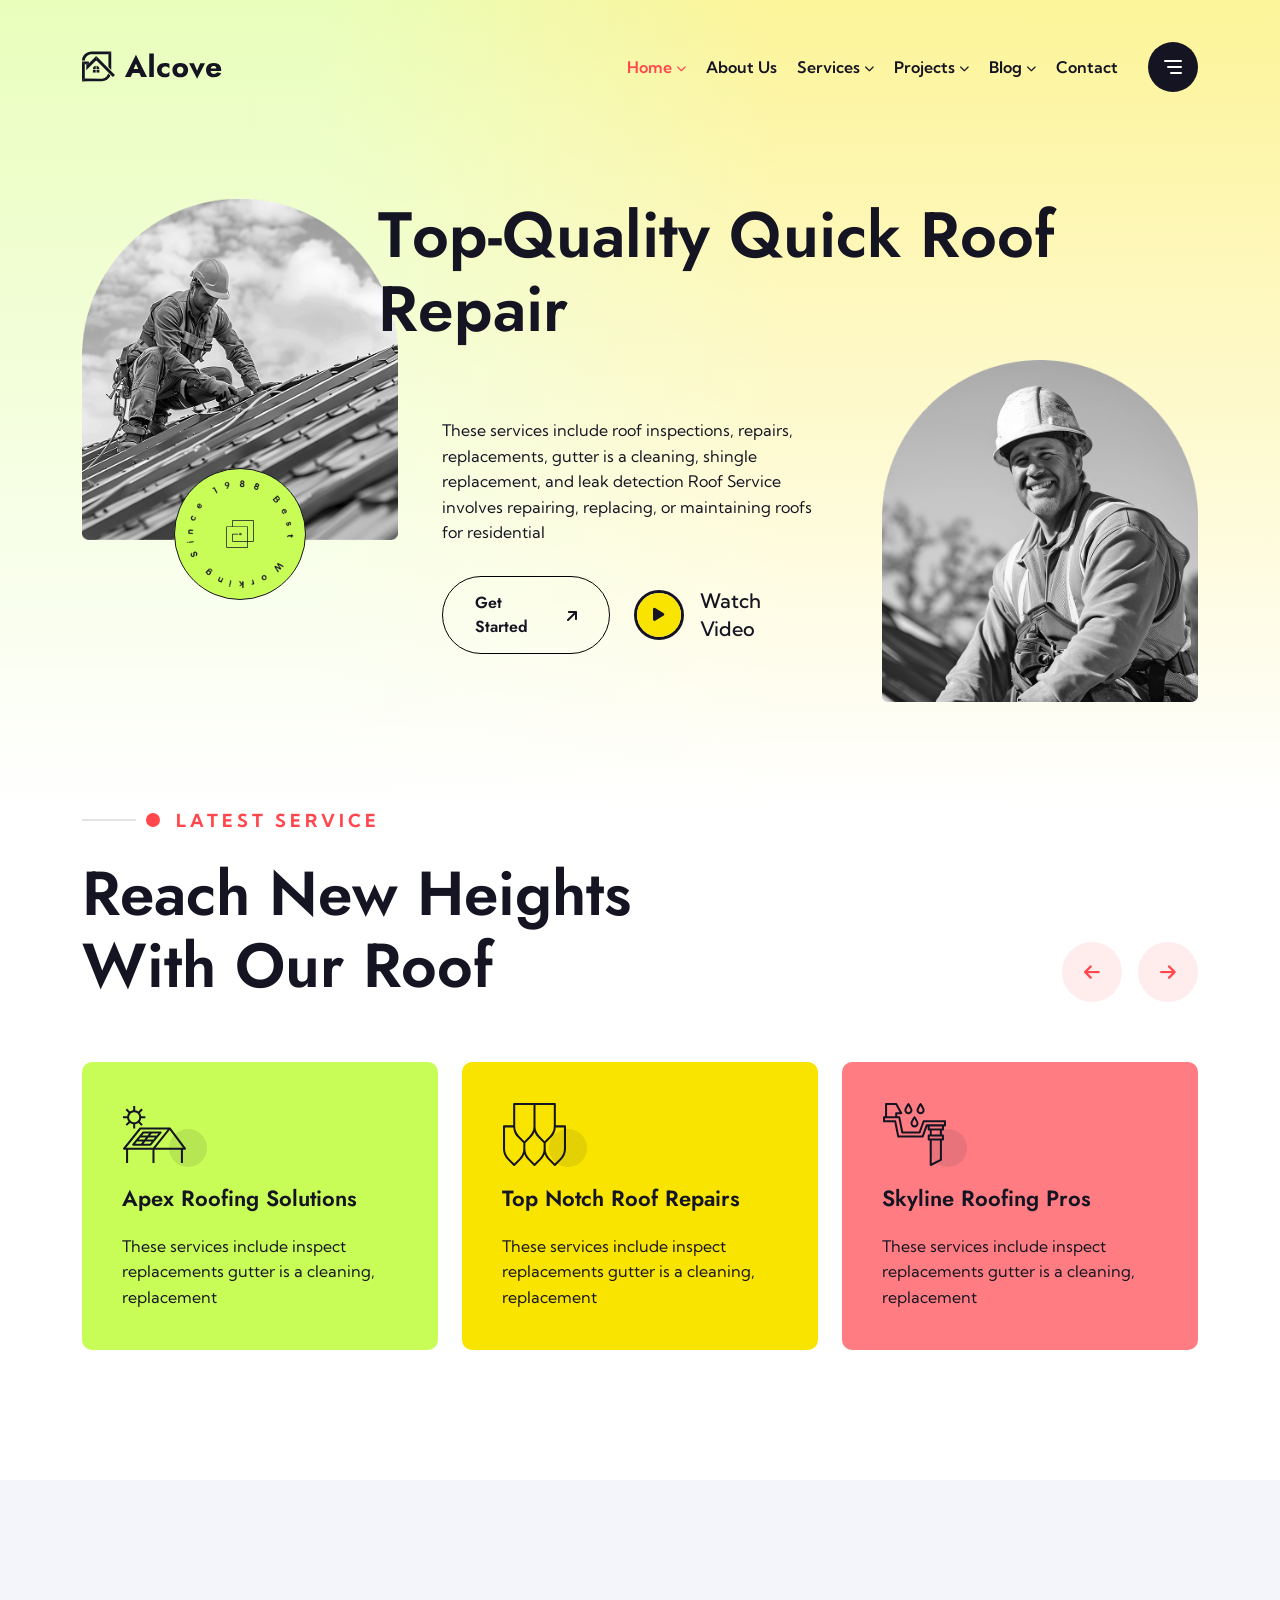
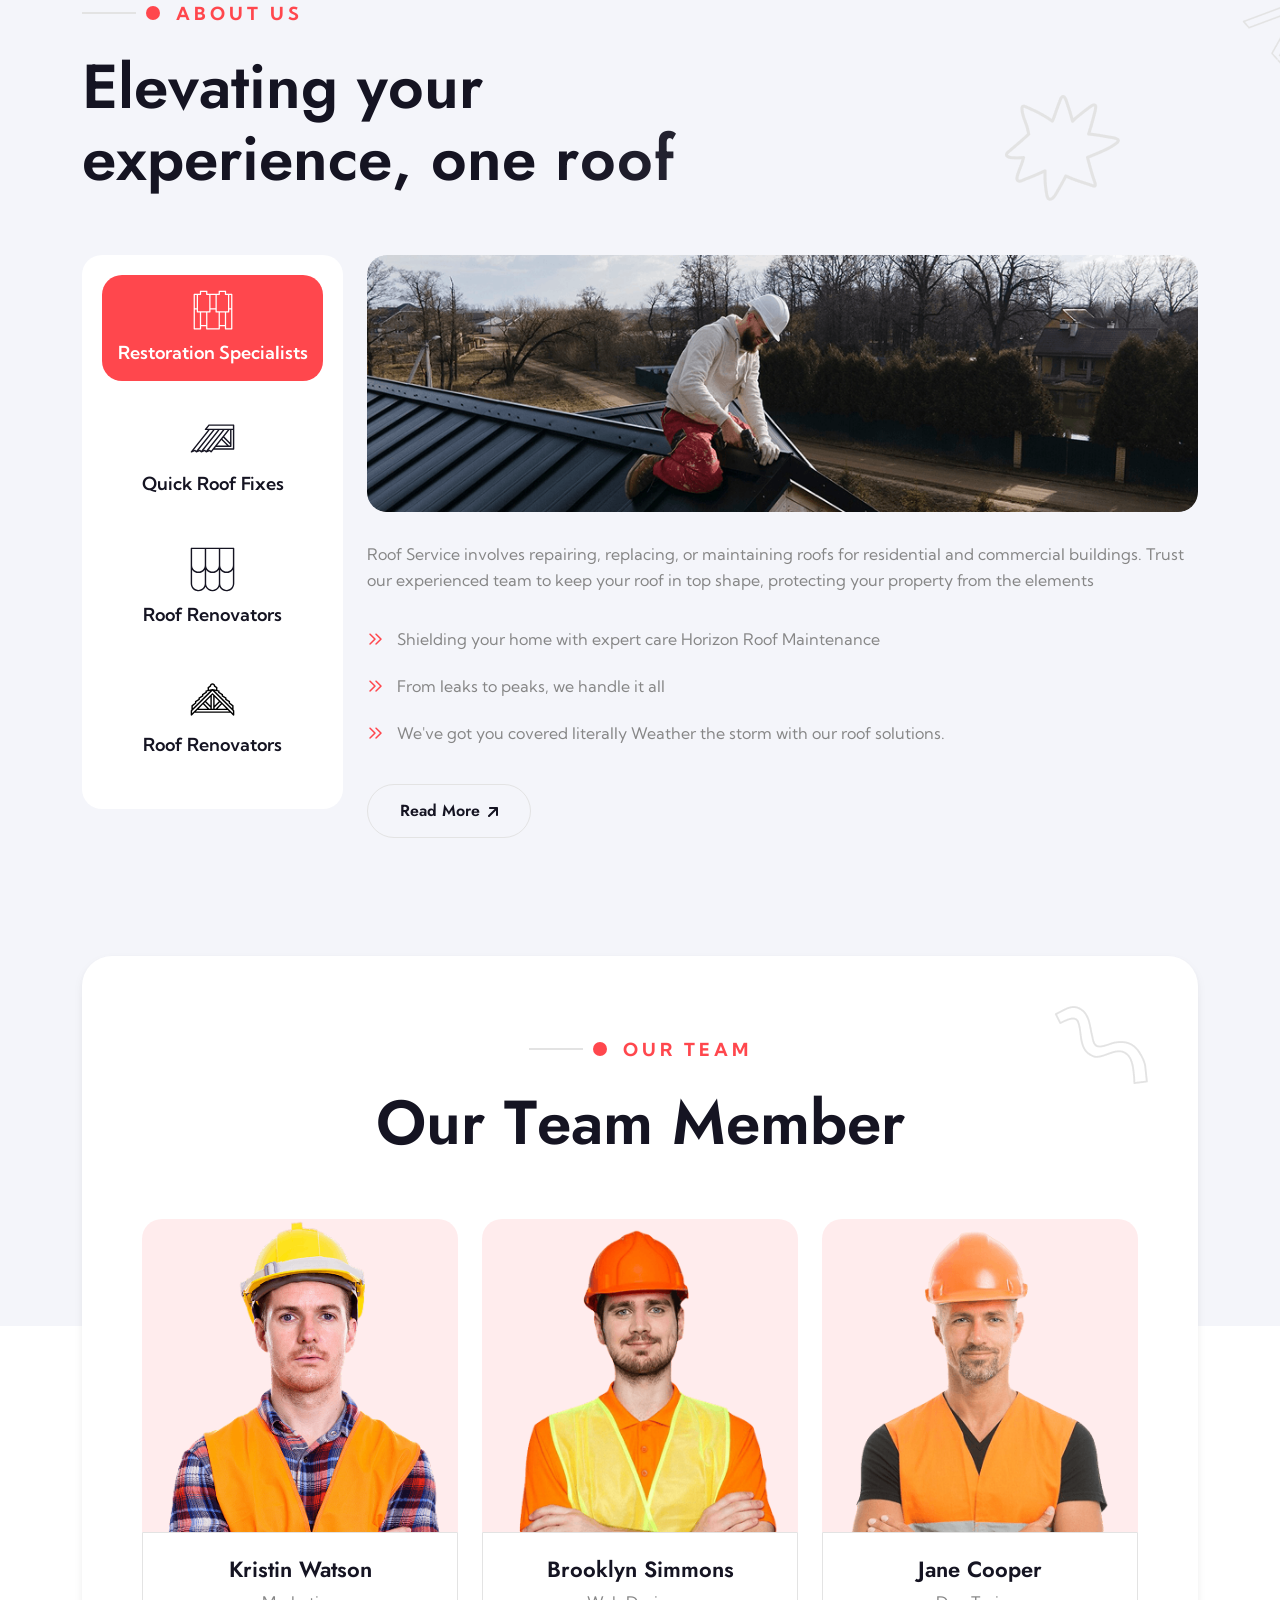
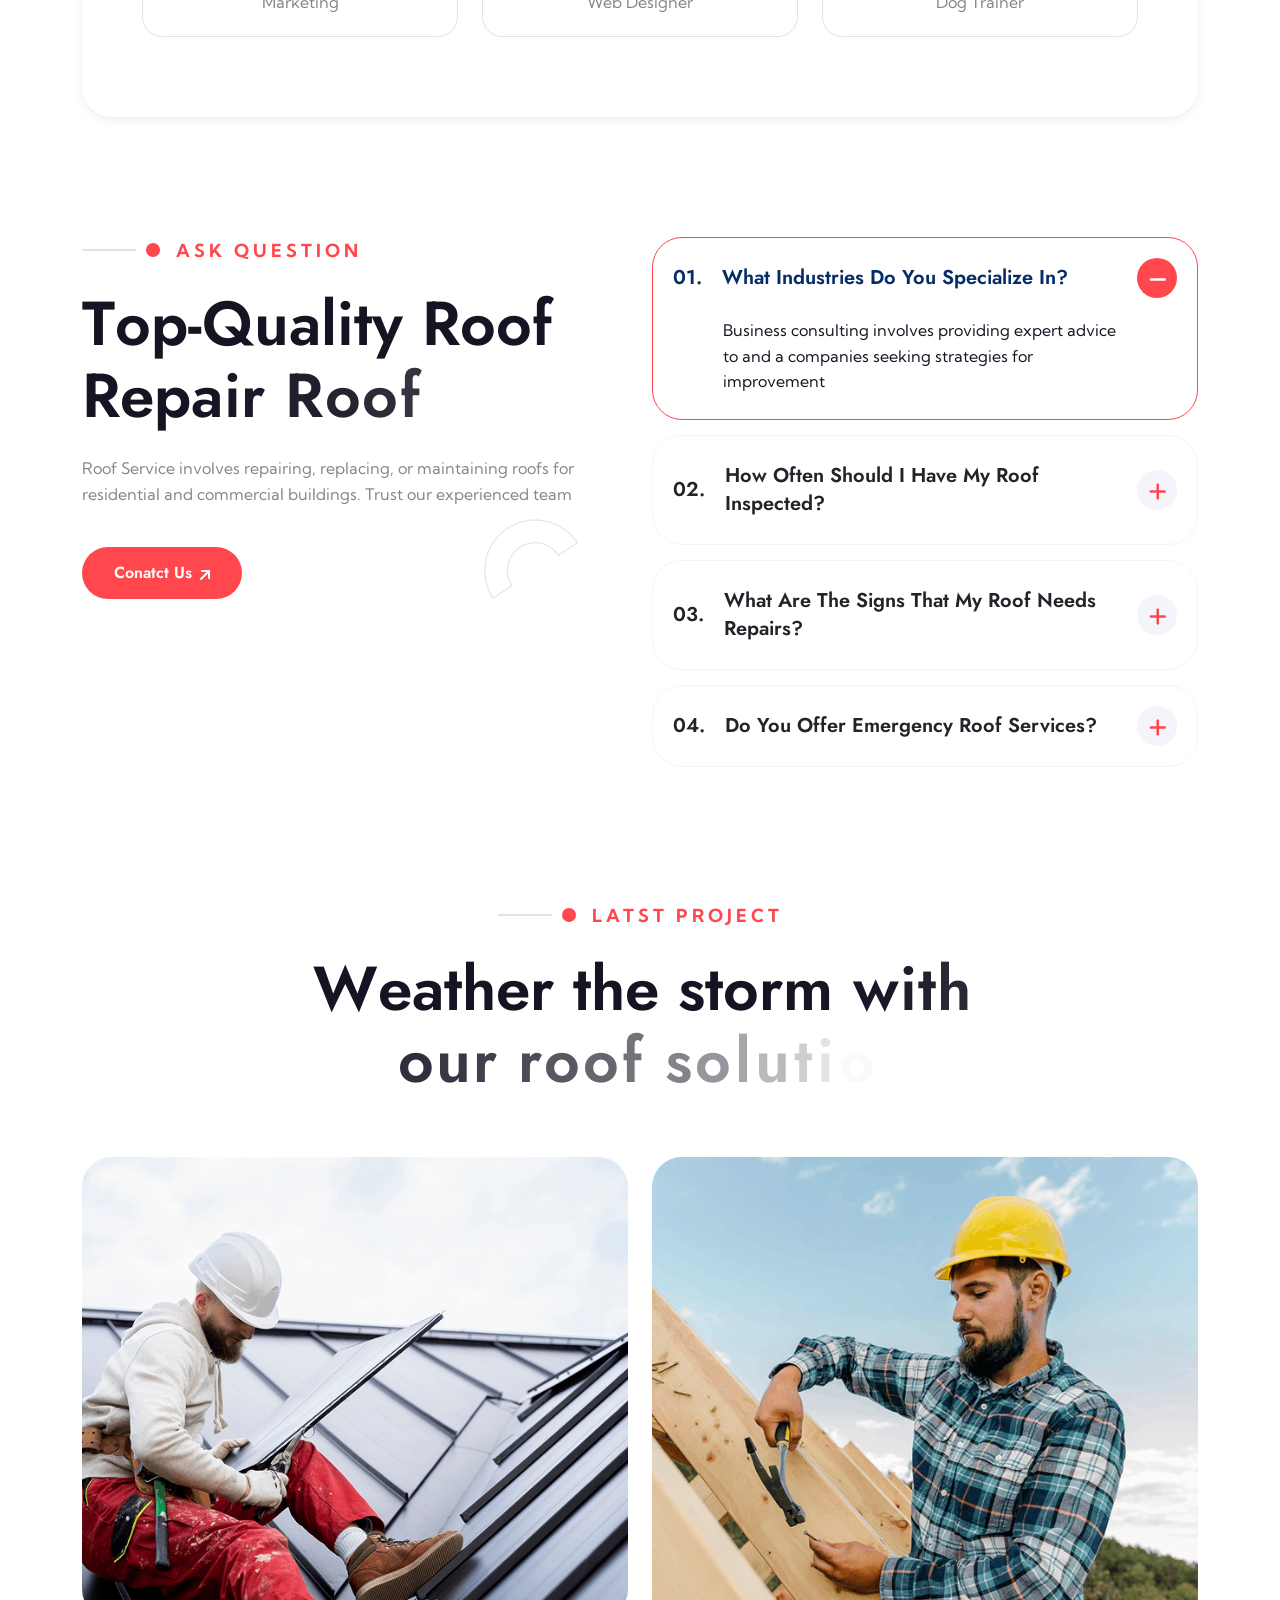
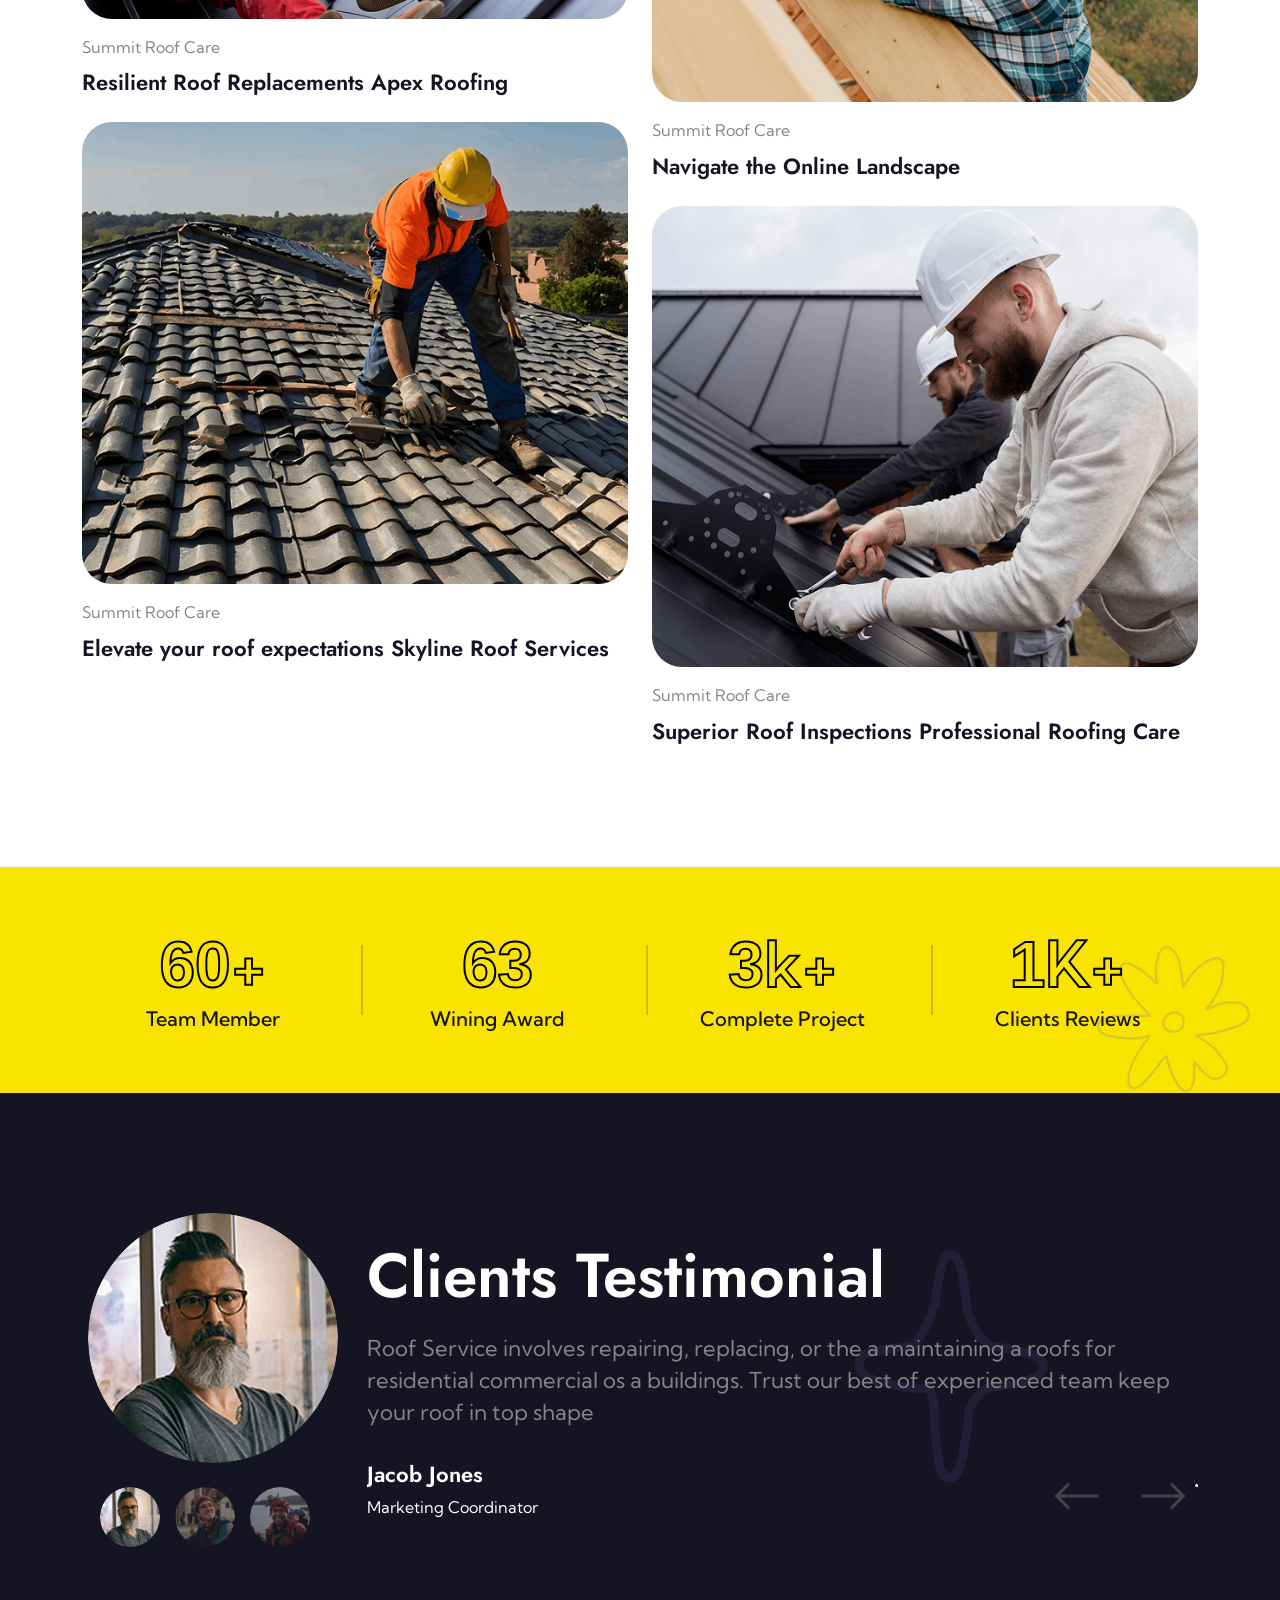
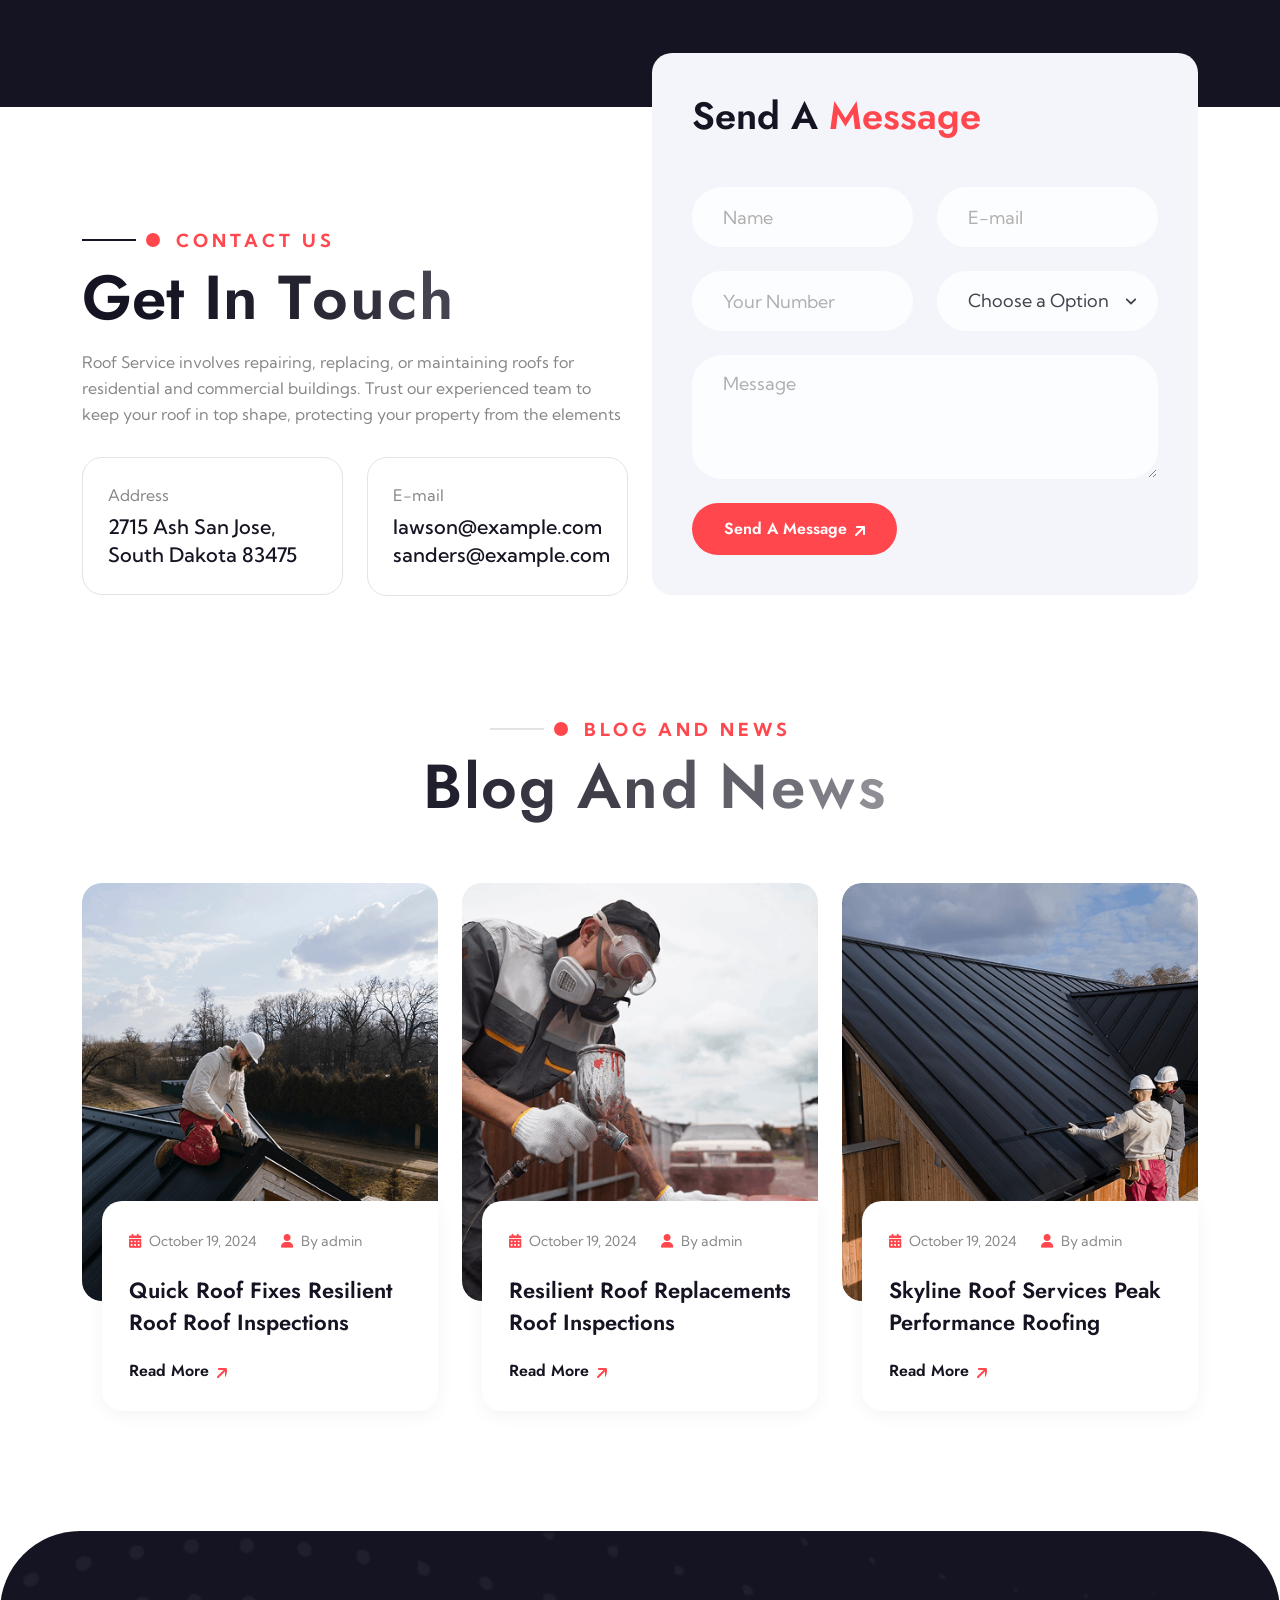
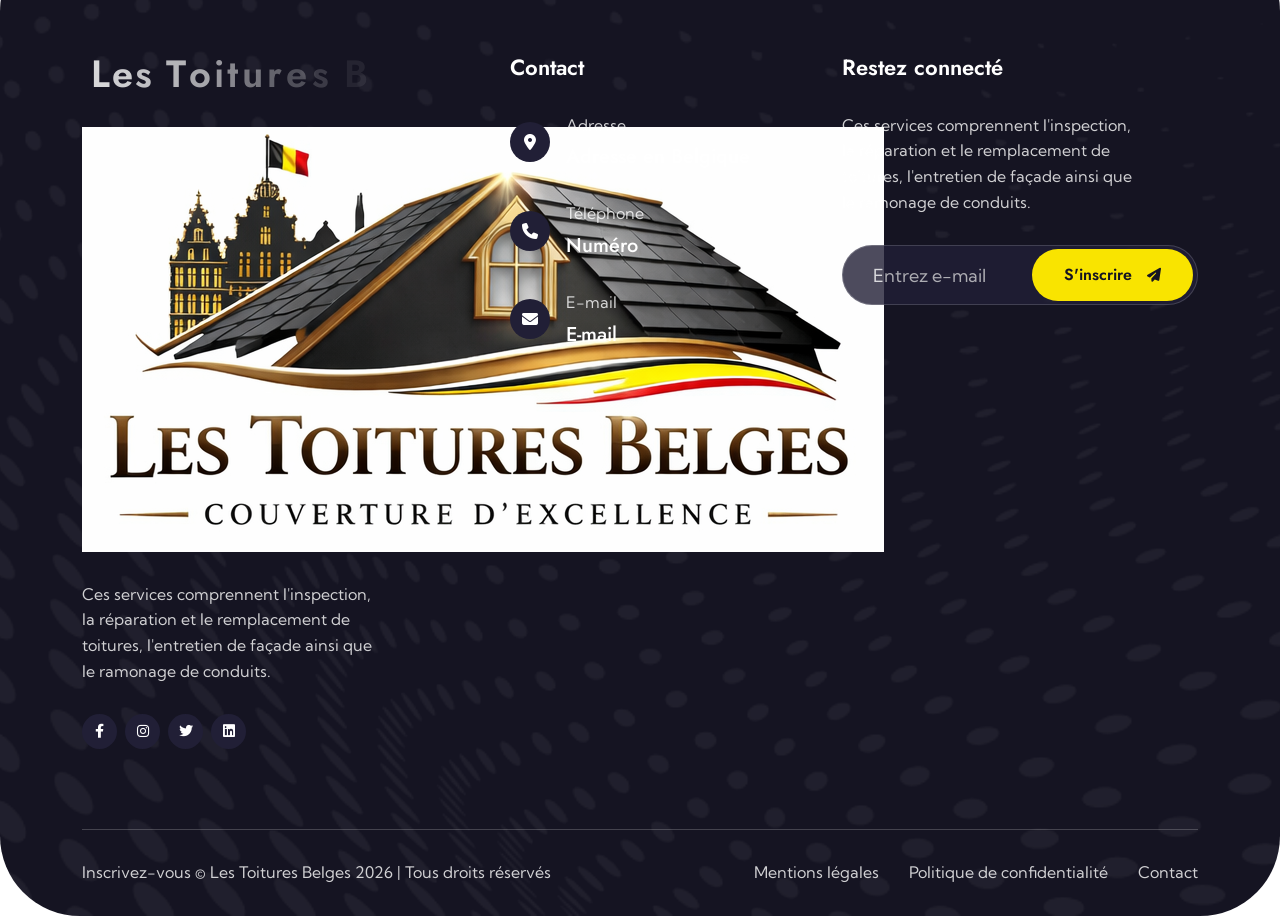
<file: home-two.html>
<!doctype html>
<html lang="en">
<!-- Mirrored from elegantpixelstheme.com/alcove/home-two.html by HTTrack Website Copier/3.x [XR&CO'2014], Fri, 27 Mar 2026 06:25:51 GMT -->

<head>
    <!-- Required meta tags -->
    <meta charset="UTF-8" />
    <meta http-equiv="X-UA-Compatible" content="IE=edge" />
    <!-- title -->
    <title>Alcove - Roofing Services Company HTML Template</title>
    <meta name="description" content="Alcove - Roofing Services Company HTML Template" />
    <meta name="viewport" content="width=device-width, initial-scale=1.0, maximum-scale=5.0, minimum-scale=1.0, user-scalable=yes" />
    <!-- Favicon -->
    <link rel="shortcut icon" type="image/x-icon" href="assets/img/fevicon.svg" />
    <!-- Place favicon.ico in the root directory -->

    <!-- CSS start here -->
    <link rel="stylesheet" href="assets/css/bootstrap.min.css" />
    <link rel="stylesheet" href="assets/fontawsome/css/fontawesome.css" />
    <link rel="stylesheet" href="assets/css/magnific-popup.css" />
    <link rel="stylesheet" href="assets/css/animate.min.css" />
    <link rel="stylesheet" href="assets/css/odometer.css" />
    <link rel="stylesheet" href="assets/css/swiper-bundle.min.css" />
    <link rel="stylesheet" href="assets/css/style.css" />
    <!-- CSS end here -->
</head>

<body>
    <!-- Preloader start -->
    <div class="fullpage_loader">
        <img src="assets/img/fevicon.svg" class="position-absolute top-50 start-50 translate-middle" alt="preloader-logo" />
        <span class="loader"> </span>
    </div>
    <!-- Preloader end -->
    <!-- Header section start -->
    <header class="ep-header-section header-two start-0 w-100">
        <div id="sticky-header" class="w-100">
            <nav class="navbar w-100 p-0 navbar-expand-xl d-none d-xl-flex">
                <div class="container">
                    <a class="navbar-brand" href="index.html">
                        <img src="assets/img/logo/logo.svg" alt="logo" />
                    </a>
                    <button class="navbar-toggler" type="button" data-bs-toggle="collapse" data-bs-target="#navbarSupportedContent" aria-controls="navbarSupportedContent" aria-expanded="false" aria-label="Toggle navigation">
              <span class="navbar-toggler-icon"></span>
            </button>
                    <div class="collapse navbar-collapse" id="navbarSupportedContent">
                        <ul class="navbar-nav ms-auto mb-lg-0">
                            <li class="nav-item">
                                <a class="nav-link active" aria-current="page" href="#">
                    Home <i class="fas fa-chevron-down"></i>
                  </a>
                                <ul class="sub-menu list-unstyled">
                                    <li>
                                        <a href="index.html">Home One</a>
                                    </li>
                                    <li>
                                        <a href="home-two.html">Home Two</a>
                                    </li>
                                </ul>
                            </li>
                            <li class="nav-item">
                                <a class="nav-link" href="about.html"> About Us </a>
                            </li>
                            <li class="nav-item">
                                <a class="nav-link" href="#">
                    Services <i class="fas fa-chevron-down"></i>
                  </a>
                                <ul class="sub-menu list-unstyled">
                                    <li>
                                        <a href="services.html">Service Single</a>
                                    </li>
                                    <li>
                                        <a href="service-details.html">Service Details</a>
                                    </li>
                                </ul>
                            </li>
                            <li class="nav-item">
                                <a class="nav-link" href="#">
                    Projects <i class="fas fa-chevron-down"></i>
                  </a>
                                <ul class="sub-menu list-unstyled">
                                    <li>
                                        <a href="projects.html">Project Single</a>
                                    </li>
                                    <li>
                                        <a href="project-details.html">Project Details</a>
                                    </li>
                                </ul>
                            </li>
                            <li class="nav-item">
                                <a class="nav-link" href="#">
                    Blog <i class="fas fa-chevron-down"></i>
                  </a>
                                <ul class="sub-menu list-unstyled">
                                    <li>
                                        <a href="blog.html">Blog Single</a>
                                    </li>
                                    <li>
                                        <a href="blog-details.html">Blog Details</a>
                                    </li>
                                </ul>
                            </li>
                            <li class="nav-item">
                                <a class="nav-link" href="contact.html"> Contact </a>
                            </li>
                        </ul>
                        <div class="menu-right-info">
                            <button class="icon-box offcanvas-btn black-bg border-0 text-white d-flex align-items-center justify-content-center rounded-pill">
                  <svg
                    xmlns="http://www.w3.org/2000/svg"
                    width="24"
                    height="24"
                    viewBox="0 0 24 24"
                    fill="none"
                    stroke="currentColor"
                    stroke-width="2"
                    stroke-linecap="round"
                    stroke-linejoin="round"
                    class="icon icon-tabler icons-tabler-outline icon-tabler-menu-deep"
                  >
                    <path stroke="none" d="M0 0h24v24H0z" fill="none" />
                    <path d="M4 6h16" />
                    <path d="M7 12h13" />
                    <path d="M10 18h10" />
                  </svg>
                </button>
                        </div>
                    </div>
                </div>
            </nav>
            <!-- offcanvas menu part start -->
            <div class="offcanvas-overlay position-fixed top-0 start-0 w-100 h-100"></div>
            <aside class="offcanvas-menu position-fixed top-0 h-100 bg-white w-100">
                <div class="header-info d-flex align-items-center justify-content-between gap-4">
                    <div class="logo">
                        <a href="index.html">
                            <img src="assets/img/logo/logo.svg" alt="logo" />
                        </a>
                    </div>
                    <button class="offcasvas-close black-bg border-0 text-white d-flex align-items-center justify-content-center rounded-pill">
              <i class="fa-regular fa-xmark"></i>
            </button>
                </div>
                <div class="des">
                    <p>
                        Nullam dignissim, ante scelerisque the is euismod fermentum odio sem semper the is erat, a feugiat leo urna eget eros. Duis Aenean a imperdiet risus.
                    </p>
                </div>
                <div class="contact-info separator">
                    <h4 class="contact-title heading-four">Contact Info</h4>
                    <ul class="list-unstyled">
                        <li class="d-flex align-items-center gap-3">
                            <div class="d-flex align-items-center justify-content-center rounded-pill flex-shrink-0">
                                <i class="fa-solid fa-phone"></i>
                            </div>
                            <div class="info">
                                <h5 class="info-label">Call Now</h5>
                                <a href="tel:(629)555-0129" class="info-text">(629) 555-0129</a
                  >
                </div>
              </li>
              <li class="d-flex align-items-center gap-3">
                <div
                  class="d-flex align-items-center justify-content-center rounded-pill flex-shrink-0"
                >
                  <i class="fa-solid fa-envelope"></i>
                </div>
                <div class="info">
                  <h5 class="info-label">Email Us</h5>
                  <a href="mailto:tim.jennings@example.com" class="info-text"
                    >tim.jennings@example.com</a
                  >
                </div>
              </li>
              <li class="d-flex align-items-center gap-3">
                <div
                  class="d-flex align-items-center justify-content-center rounded-pill flex-shrink-0"
                >
                  <i class="fa-solid fa-location-dot"></i>
                </div>
                <div class="info">
                  <h5 class="info-label">Office Location</h5>
                  <a href="#" class="info-text"
                    >2972 Westheimer Rd. Santa Ana, Illinois 85486</a
                  >
                </div>
              </li>
            </ul>
          </div>
          <div class="social-icon pt-30">
            <h4 class="social-title heading-four">Social Info</h4>
            <ul class="list-unstyled d-flex align-items-center flex-wrap gap-2">
              <li>
                <a
                  class="primary-bg d-flex align-items-center justify-content-center rounded-pill"
                  target="_blank"
                  href="#"
                  ><i class="fab fa-facebook-f"></i
                ></a>
                        </li>
                        <li>
                            <a class="primary-bg d-flex align-items-center justify-content-center rounded-pill" target="_blank" href="#"><i class="fa-brands fa-twitter"></i
                ></a>
                        </li>
                        <li>
                            <a class="primary-bg d-flex align-items-center justify-content-center rounded-pill" target="_blank" href="#"><i class="fab fa-behance"></i
                ></a>
                        </li>
                        <li>
                            <a class="primary-bg d-flex align-items-center justify-content-center rounded-pill" target="_blank" href="#"><i class="fab fa-linkedin-in"></i
                ></a>
                        </li>
                    </ul>
                    </div>
            </aside>
            <!-- offcanvas menu part end -->
            <!-- mobile navbar part start -->
            <div class="mobile-menu-area style2 d-block d-xl-none">
                <div class="container">
                    <div class="mobile-topbar">
                        <div class="d-flex justify-content-between align-items-center">
                            <div class="logo">
                                <a href="index.html">
                                    <img src="assets/img/logo/logo.svg" alt="logo" /></a>
                            </div>
                            <div class="bars">
                                <i class="fas fa-bars"></i>
                            </div>
                        </div>
                    </div>
                </div>
                <div class="mobile-menu-overlay"></div>
                <div class="mobile-menu-main">
                    <div class="logo">
                        <a href="index.html"><img src="assets/img/logo/logo.svg" alt="logo" /></a>
                    </div>
                    <div class="close-mobile-menu"><i class="fas fa-times"></i></div>
                    <div class="menu-body">
                        <div class="menu-list">
                            <ul class="list-unstyled">
                                <li class="sub-mobile-menu">
                                    <a href="#">Home <i class="fas fa-chevron-down float-end"></i
                    ></a>
                                    <ul class="list-unstyled">
                                        <li><a href="index.html">Home One</a></li>
                                        <li><a href="home-two.html">Home Two</a></li>
                                    </ul>
                                </li>
                                <li class="sub-mobile-menu">
                                    <a href="about.html">About Us</a>
                                </li>
                                <li class="sub-mobile-menu">
                                    <a href="#">Services <i class="fas fa-chevron-down float-end"></i
                    ></a>
                                    <ul class="list-unstyled">
                                        <li>
                                            <a href="services.html">Service Single</a>
                                        </li>
                                        <li>
                                            <a href="service-details.html">Service Details</a>
                                        </li>
                                    </ul>
                                </li>
                                <li class="sub-mobile-menu">
                                    <a href="#">Projects <i class="fas fa-chevron-down float-end"></i
                    ></a>
                                    <ul class="list-unstyled">
                                        <li>
                                            <a href="projects.html">Project Single</a>
                                        </li>
                                        <li>
                                            <a href="project-details.html">Project Details</a>
                                        </li>
                                    </ul>
                                </li>
                                <li class="sub-mobile-menu">
                                    <a href="#">Blog <i class="fas fa-chevron-down float-end"></i
                    ></a>
                                    <ul class="list-unstyled">
                                        <li>
                                            <a href="blog.html">Blog Single</a>
                                        </li>
                                        <li>
                                            <a href="blog-details.html">Blog Details</a>
                                        </li>
                                    </ul>
                                </li>
                                <li class="sub-mobile-menu">
                                    <a href="faq.html">FAQ</a>
                                </li>
                                <li class="sub-mobile-menu">
                                    <a href="contact.html">Contact</a>
                                </li>
                            </ul>
                        </div>
                    </div>
                    <div class="contact-info pt-4 px-3 pb-5">
                        <h4 class="contact-title heading-four">Contact Info</h4>
                        <ul class="list-unstyled">
                            <li class="d-flex align-items-center gap-3">
                                <div class="icon-box icon-box-border d-flex align-items-center justify-content-center rounded-pill flex-shrink-0">
                                    <i class="fa-solid fa-phone"></i>
                                </div>
                                <div class="info">
                                    <h5 class="info-label">Call Now</h5>
                                    <a href="tel:(629)555-0129" class="info-text">(629) 555-0129</a
                    >
                  </div>
                </li>
                <li class="d-flex align-items-center gap-3">
                  <div
                    class="icon-box icon-box-border d-flex align-items-center justify-content-center rounded-pill flex-shrink-0"
                  >
                    <i class="fa-solid fa-envelope"></i>
                  </div>
                  <div class="info">
                    <h5 class="info-label">Email Us</h5>
                    <a href="mailto:tim.jennings@example.com" class="info-text"
                      >tim.jennings@example.com</a
                    >
                  </div>
                </li>
                <li class="d-flex align-items-center gap-3">
                  <div
                    class="icon-box icon-box-border d-flex align-items-center justify-content-center rounded-pill flex-shrink-0"
                  >
                    <i class="fa-solid fa-location-dot"></i>
                  </div>
                  <div class="info">
                    <h5 class="info-label">Office Location</h5>
                    <a href="#" class="info-text"
                      >2972 Westheimer Rd. Santa Ana, Illinois 85486</a
                    >
                  </div>
                </li>
              </ul>
            </div>
          </div>
        </div>
        <!-- mobile navbar part end -->
      </div>
    </header>
    <!-- Header section end -->

    <!-- Main area start -->
    <main>
      <!-- Banner section start -->
      <section class="ep-banner-section-two bg-control position-relative">
        <div class="overlay">
          <div class="container position-relative">
            <div class="row g-4">
              <div class="col-lg-4">
                <div class="img img-one position-relative">
                  <div
                    class="banner-text text-center text-lg-start mb-5 mb-lg-0"
                  >
                    <h1 class="banner-title heading-one split-text right">
                      Top-Quality Quick Roof Repair
                    </h1>
                  </div>
                  <img
                    src="assets/img/banner/banner-2-img-1.png"
                    alt="banner-2-img"
                    class="img-fluid w-100"
                  />
                  <div
                    class="since tertiary-bg rounded-pill position-absolute start-50 translate-middle-x"
                  >
                    <div class="since-img w-100 h-100 rounded-pill"></div>
                    <img
                      src="assets/img/icons/since-icon.svg"
                      alt="since-icon"
                      class="position-absolute top-50 start-50 translate-middle"
                    />
                  </div>
                </div>
              </div>
              <div class="col-lg-4">
                <div class="banner-content text-center text-lg-start">
                  <p>
                    These services include roof inspections, repairs,
                    replacements, gutter is a cleaning, shingle replacement, and
                    leak detection Roof Service involves repairing, replacing,
                    or maintaining roofs for residential
                  </p>
                  <div
                    class="d-flex justify-content-center justify-content-lg-start pt-30 align-items-center gap-4 position-relative z-1"
                  >
                    <a
                      href="service-details.html"
                      class="theme-btn border-btn border-black d-inline-flex align-items-center gap-2 justify-content-center rounded-pill hover-effect-btn"
                    >
                      Get Started
                      <span class="theme-btn-icon">
                        <svg
                          class="su-arrow-svg-top-right"
                          width="10"
                          height="10"
                          viewBox="0 0 10 10"
                          fill="none"
                          xmlns="http://www.w3.org/2000/svg"
                        >
                          <path
                            d="M10 1V8C10 8.29167 9.90625 8.53125 9.71875 8.71875C9.53125 8.90625 9.29167 9 9 9C8.70833 9 8.46875 8.90625 8.28125 8.71875C8.09375 8.53125 8 8.29167 8 8V3.40625L1.71875 9.71875C1.51042 9.90625 1.27083 10 1 10C0.729167 10 0.489583 9.90625 0.28125 9.71875C0.09375 9.51042 0 9.27083 0 9C0 8.72917 0.09375 8.48958 0.28125 8.28125L6.59375 2H2C1.70833 2 1.46875 1.90625 1.28125 1.71875C1.09375 1.53125 1 1.29167 1 1C1 0.708333 1.09375 0.46875 1.28125 0.28125C1.46875 0.09375 1.70833 0 2 0H9C9.29167 0 9.53125 0.09375 9.71875 0.28125C9.90625 0.46875 10 0.708333 10 1Z"
                            fill="currentColor"
                          ></path>
                          <path
                            d="M10 1V8C10 8.29167 9.90625 8.53125 9.71875 8.71875C9.53125 8.90625 9.29167 9 9 9C8.70833 9 8.46875 8.90625 8.28125 8.71875C8.09375 8.53125 8 8.29167 8 8V3.40625L1.71875 9.71875C1.51042 9.90625 1.27083 10 1 10C0.729167 10 0.489583 9.90625 0.28125 9.71875C0.09375 9.51042 0 9.27083 0 9C0 8.72917 0.09375 8.48958 0.28125 8.28125L6.59375 2H2C1.70833 2 1.46875 1.90625 1.28125 1.71875C1.09375 1.53125 1 1.29167 1 1C1 0.708333 1.09375 0.46875 1.28125 0.28125C1.46875 0.09375 1.70833 0 2 0H9C9.29167 0 9.53125 0.09375 9.71875 0.28125C9.90625 0.46875 10 0.708333 10 1Z"
                            fill="currentColor"
                          ></path>
                        </svg>
                      </span>
                    </a>
                                    <div class="play-video style2 d-flex justify-content-center justify-content-md-start align-items-center">
                                        <a href="https://www.youtube.com/watch?v=PkkV1vLHUvQ" class="vidplay">
                                            <div class="icon ripple position-relative flex-shrink-0 d-flex align-items-center justify-content-center rounded-pill">
                                                <i class="fa-solid fa-play"></i>
                                            </div>
                                        </a>
                                        <span class="heading-six video-title ms-3">Watch Video</span
                      >
                    </div>
                  </div>
                </div>
              </div>
              <div class="col-lg-4">
                <div class="img img-two">
                  <img
                    src="assets/img/banner/banner-2-img-2.png"
                    alt="banner-2-img"
                    class="img-fluid w-100"
                  />
                </div>
              </div>
            </div>
          </div>
        </div>
      </section>
      <!-- Banner section end -->
      <!-- Services section start -->
      <section class="ep-services-section style2 pb-120">
        <div class="container">
          <div class="row g-3 pb-50 text-center text-lg-start">
            <div class="col-lg-7">
              <div class="section-title mb-0">
                <span
                  class="sub-title primary text-uppercase position-relative d-inline-block pb-4"
                  >Latest Service</span
                >
                <h2 class="heading-two split-text right">
                  Reach New Heights With Our Roof
                </h2>
              </div>
            </div>
            <div class="col-lg-5 align-self-center align-self-lg-end">
              <div
                class="services-slider-arrows d-flex align-items-center justify-content-center justify-content-lg-end gap-3"
              >
                <div
                  class="swiper-button-prev rounded-pill d-flex align-items-center justify-content-center"
                >
                  <i class="fa-solid fa-arrow-left"></i>
                </div>
                <div
                  class="swiper-button-next rounded-pill d-flex align-items-center justify-content-center"
                >
                  <i class="fa-solid fa-arrow-right"></i>
                </div>
              </div>
            </div>
          </div>
          <div class="swiper services-slider">
            <div class="swiper-wrapper">
              <div class="swiper-slide">
                <div class="service-item-2 rounded-10 tertiary-bg">
                  <div class="icon">
                    <img
                      src="assets/img/icons/service-2-icon-1.svg"
                      alt="service-2-icon"
                    />
                  </div>
                  <div class="text">
                    <h3 class="title heading-five pt-15 pb-20">
                      <a href="service-details.html" class="d-block w-100">
                        Apex Roofing Solutions
                      </a>
                    </h3>
                    <p>
                      These services include inspect replacements gutter is a
                      cleaning, replacement
                    </p>
                  </div>
                </div>
              </div>
              <div class="swiper-slide">
                <div class="service-item-2 rounded-10 secondary-bg">
                  <div class="icon">
                    <img
                      src="assets/img/icons/service-2-icon-2.svg"
                      alt="service-2-icon"
                    />
                  </div>
                  <div class="text">
                    <h3 class="title heading-five pt-15 pb-20">
                      <a href="service-details.html" class="d-block w-100">
                        Top Notch Roof Repairs
                      </a>
                    </h3>
                    <p>
                      These services include inspect replacements gutter is a
                      cleaning, replacement
                    </p>
                  </div>
                </div>
              </div>
              <div class="swiper-slide">
                <div class="service-item-2 rounded-10 primary-bg">
                  <div class="icon">
                    <img
                      src="assets/img/icons/service-2-icon-3.svg"
                      alt="service-2-icon"
                    />
                  </div>
                  <div class="text">
                    <h3 class="title heading-five pt-15 pb-20">
                      <a href="service-details.html" class="d-block w-100">
                        Skyline Roofing Pros
                      </a>
                    </h3>
                    <p>
                      These services include inspect replacements gutter is a
                      cleaning, replacement
                    </p>
                  </div>
                </div>
              </div>
              <div class="swiper-slide">
                <div class="service-item-2 rounded-10 tertiary-bg">
                  <div class="icon">
                    <img
                      src="assets/img/icons/service-2-icon-1.svg"
                      alt="service-2-icon"
                    />
                  </div>
                  <div class="text">
                    <h3 class="title heading-five pt-15 pb-20">
                      <a href="service-details.html" class="d-block w-100">
                        Apex Roofing Solutions
                      </a>
                    </h3>
                    <p>
                      These services include inspect replacements gutter is a
                      cleaning, replacement
                    </p>
                  </div>
                </div>
              </div>
              <div class="swiper-slide">
                <div class="service-item-2 rounded-10 secondary-bg">
                  <div class="icon">
                    <img
                      src="assets/img/icons/service-2-icon-2.svg"
                      alt="service-2-icon"
                    />
                  </div>
                  <div class="text">
                    <h3 class="title heading-five pt-15 pb-20">
                      <a href="service-details.html" class="d-block w-100">
                        Top Notch Roof Repairs
                      </a>
                    </h3>
                    <p>
                      These services include inspect replacements gutter is a
                      cleaning, replacement
                    </p>
                  </div>
                </div>
              </div>
              <div class="swiper-slide">
                <div class="service-item-2 rounded-10 primary-bg">
                  <div class="icon">
                    <img
                      src="assets/img/icons/service-2-icon-3.svg"
                      alt="service-2-icon"
                    />
                  </div>
                  <div class="text">
                    <h3 class="title heading-five pt-15 pb-20">
                      <a href="service-details.html" class="d-block w-100">
                        Skyline Roofing Pros
                      </a>
                    </h3>
                    <p>
                      These services include inspect replacements gutter is a
                      cleaning, replacement
                    </p>
                  </div>
                </div>
              </div>
            </div>
          </div>
        </div>
      </section>
      <!-- Services section end -->
      <!-- About section start -->
      <section class="ep-about-section gray-bg pt-120">
        <div class="container position-relative">
          <div class="row">
            <div class="col-lg-7">
              <div class="section-title">
                <span
                  class="sub-title primary text-uppercase position-relative d-inline-block pb-4"
                  >About us</span
                >
                <h2 class="heading-two split-text right">
                  Elevating your experience, one roof
                </h2>
              </div>
            </div>
          </div>
          <div class="row g-4">
            <div class="col-lg-3">
              <div class="about-tabs bg-white rounded-20">
                <ul class="nav nav-pills mb-3" id="about-tab" role="tablist">
                  <li class="nav-item" role="presentation">
                    <button
                      class="nav-link active"
                      id="tab-one-tab"
                      data-bs-toggle="pill"
                      data-bs-target="#tab-one"
                      type="button"
                      role="tab"
                      aria-controls="tab-one"
                      aria-selected="true"
                    >
                      <img
                        src="assets/img/icons/about-info-icon-1.svg"
                        alt="about-info-icon"
                      />
                      <span class="d-block">Restoration Specialists</span>
                                        </button>
                            </li>
                            <li class="nav-item" role="presentation">
                                <button class="nav-link" id="tab-two-tab" data-bs-toggle="pill" data-bs-target="#tab-two" type="button" role="tab" aria-controls="tab-two" aria-selected="false">
                      <img
                        src="assets/img/icons/about-info-icon-2.svg"
                        alt="about-info-icon"
                      />
                      <span class="d-block">Quick Roof Fixes</span>
                    </button>
                            </li>
                            <li class="nav-item" role="presentation">
                                <button class="nav-link" id="tab-three-tab" data-bs-toggle="pill" data-bs-target="#tab-three" type="button" role="tab" aria-controls="tab-three" aria-selected="false">
                      <img
                        src="assets/img/icons/about-info-icon-3.svg"
                        alt="about-info-icon"
                      />
                      <span class="d-block">Roof Renovators</span>
                    </button>
                            </li>
                            <li class="nav-item" role="presentation">
                                <button class="nav-link" id="tab-four-tab" data-bs-toggle="pill" data-bs-target="#tab-four" type="button" role="tab" aria-controls="tab-four" aria-selected="false">
                      <img
                        src="assets/img/icons/about-info-icon-4.svg"
                        alt="about-info-icon"
                      />
                      <span class="d-block">Roof Renovators</span>
                    </button>
                            </li>
                        </ul>
                        </div>
                        </div>
                        <div class="col-lg-9">
                            <div class="about-content ps-xxl-5">
                                <div class="tab-content" id="about-tabContent">
                                    <div class="tab-pane fade show active" id="tab-one" role="tabpanel" aria-labelledby="tab-one-tab" tabindex="0">
                                        <div class="img pb-30">
                                            <img src="assets/img/about-us/about-img.png" alt="about-img" class="img-fluid w-100 overflow-hidden rounded-20" />
                                        </div>
                                        <div class="text">
                                            <p>
                                                Roof Service involves repairing, replacing, or maintaining roofs for residential and commercial buildings. Trust our experienced team to keep your roof in top shape, protecting your property from the elements
                                            </p>
                                            <ul class="list-info pt-30 list-unstyled pb-20">
                                                <li>
                                                    Shielding your home with expert care Horizon Roof Maintenance
                                                </li>
                                                <li>From leaks to peaks, we handle it all</li>
                                                <li>
                                                    We've got you covered literally Weather the storm with our roof solutions.
                                                </li>
                                            </ul>
                                            <a href="service-details.html" class="theme-btn border-btn d-inline-flex align-items-center gap-2 justify-content-center rounded-pill hover-effect-btn">
                        Read More
                        <span class="theme-btn-icon">
                          <svg
                            class="su-arrow-svg-top-right"
                            width="10"
                            height="10"
                            viewBox="0 0 10 10"
                            fill="none"
                            xmlns="http://www.w3.org/2000/svg"
                          >
                            <path
                              d="M10 1V8C10 8.29167 9.90625 8.53125 9.71875 8.71875C9.53125 8.90625 9.29167 9 9 9C8.70833 9 8.46875 8.90625 8.28125 8.71875C8.09375 8.53125 8 8.29167 8 8V3.40625L1.71875 9.71875C1.51042 9.90625 1.27083 10 1 10C0.729167 10 0.489583 9.90625 0.28125 9.71875C0.09375 9.51042 0 9.27083 0 9C0 8.72917 0.09375 8.48958 0.28125 8.28125L6.59375 2H2C1.70833 2 1.46875 1.90625 1.28125 1.71875C1.09375 1.53125 1 1.29167 1 1C1 0.708333 1.09375 0.46875 1.28125 0.28125C1.46875 0.09375 1.70833 0 2 0H9C9.29167 0 9.53125 0.09375 9.71875 0.28125C9.90625 0.46875 10 0.708333 10 1Z"
                              fill="currentColor"
                            ></path>
                            <path
                              d="M10 1V8C10 8.29167 9.90625 8.53125 9.71875 8.71875C9.53125 8.90625 9.29167 9 9 9C8.70833 9 8.46875 8.90625 8.28125 8.71875C8.09375 8.53125 8 8.29167 8 8V3.40625L1.71875 9.71875C1.51042 9.90625 1.27083 10 1 10C0.729167 10 0.489583 9.90625 0.28125 9.71875C0.09375 9.51042 0 9.27083 0 9C0 8.72917 0.09375 8.48958 0.28125 8.28125L6.59375 2H2C1.70833 2 1.46875 1.90625 1.28125 1.71875C1.09375 1.53125 1 1.29167 1 1C1 0.708333 1.09375 0.46875 1.28125 0.28125C1.46875 0.09375 1.70833 0 2 0H9C9.29167 0 9.53125 0.09375 9.71875 0.28125C9.90625 0.46875 10 0.708333 10 1Z"
                              fill="currentColor"
                            ></path>
                          </svg>
                        </span>
                      </a>
                                        </div>
                                    </div>
                                    <div class="tab-pane fade" id="tab-two" role="tabpanel" aria-labelledby="tab-two-tab" tabindex="0">
                                        <div class="img pb-30">
                                            <img src="assets/img/about-us/about-img.png" alt="about-img" class="img-fluid w-100 overflow-hidden rounded-20" />
                                        </div>
                                        <div class="text">
                                            <p>
                                                Roof Service involves repairing, replacing, or maintaining roofs for residential and commercial buildings. Trust our experienced team to keep your roof in top shape, protecting your property from the elements
                                            </p>
                                            <ul class="list-info pt-30 list-unstyled pb-20">
                                                <li>
                                                    Shielding your home with expert care Horizon Roof Maintenance
                                                </li>
                                                <li>From leaks to peaks, we handle it all</li>
                                                <li>
                                                    We've got you covered literally Weather the storm with our roof solutions.
                                                </li>
                                            </ul>
                                            <a href="service-details.html" class="theme-btn border-btn d-inline-flex align-items-center gap-2 justify-content-center rounded-pill hover-effect-btn">
                        Read More
                        <span class="theme-btn-icon">
                          <svg
                            class="su-arrow-svg-top-right"
                            width="10"
                            height="10"
                            viewBox="0 0 10 10"
                            fill="none"
                            xmlns="http://www.w3.org/2000/svg"
                          >
                            <path
                              d="M10 1V8C10 8.29167 9.90625 8.53125 9.71875 8.71875C9.53125 8.90625 9.29167 9 9 9C8.70833 9 8.46875 8.90625 8.28125 8.71875C8.09375 8.53125 8 8.29167 8 8V3.40625L1.71875 9.71875C1.51042 9.90625 1.27083 10 1 10C0.729167 10 0.489583 9.90625 0.28125 9.71875C0.09375 9.51042 0 9.27083 0 9C0 8.72917 0.09375 8.48958 0.28125 8.28125L6.59375 2H2C1.70833 2 1.46875 1.90625 1.28125 1.71875C1.09375 1.53125 1 1.29167 1 1C1 0.708333 1.09375 0.46875 1.28125 0.28125C1.46875 0.09375 1.70833 0 2 0H9C9.29167 0 9.53125 0.09375 9.71875 0.28125C9.90625 0.46875 10 0.708333 10 1Z"
                              fill="currentColor"
                            ></path>
                            <path
                              d="M10 1V8C10 8.29167 9.90625 8.53125 9.71875 8.71875C9.53125 8.90625 9.29167 9 9 9C8.70833 9 8.46875 8.90625 8.28125 8.71875C8.09375 8.53125 8 8.29167 8 8V3.40625L1.71875 9.71875C1.51042 9.90625 1.27083 10 1 10C0.729167 10 0.489583 9.90625 0.28125 9.71875C0.09375 9.51042 0 9.27083 0 9C0 8.72917 0.09375 8.48958 0.28125 8.28125L6.59375 2H2C1.70833 2 1.46875 1.90625 1.28125 1.71875C1.09375 1.53125 1 1.29167 1 1C1 0.708333 1.09375 0.46875 1.28125 0.28125C1.46875 0.09375 1.70833 0 2 0H9C9.29167 0 9.53125 0.09375 9.71875 0.28125C9.90625 0.46875 10 0.708333 10 1Z"
                              fill="currentColor"
                            ></path>
                          </svg>
                        </span>
                      </a>
                                        </div>
                                    </div>
                                    <div class="tab-pane fade" id="tab-three" role="tabpanel" aria-labelledby="tab-three-tab" tabindex="0">
                                        <div class="img pb-30">
                                            <img src="assets/img/about-us/about-img.png" alt="about-img" class="img-fluid w-100 overflow-hidden rounded-20" />
                                        </div>
                                        <div class="text">
                                            <p>
                                                Roof Service involves repairing, replacing, or maintaining roofs for residential and commercial buildings. Trust our experienced team to keep your roof in top shape, protecting your property from the elements
                                            </p>
                                            <ul class="list-info pt-30 list-unstyled pb-20">
                                                <li>
                                                    Shielding your home with expert care Horizon Roof Maintenance
                                                </li>
                                                <li>From leaks to peaks, we handle it all</li>
                                                <li>
                                                    We've got you covered literally Weather the storm with our roof solutions.
                                                </li>
                                            </ul>
                                            <a href="service-details.html" class="theme-btn border-btn d-inline-flex align-items-center gap-2 justify-content-center rounded-pill hover-effect-btn">
                        Read More
                        <span class="theme-btn-icon">
                          <svg
                            class="su-arrow-svg-top-right"
                            width="10"
                            height="10"
                            viewBox="0 0 10 10"
                            fill="none"
                            xmlns="http://www.w3.org/2000/svg"
                          >
                            <path
                              d="M10 1V8C10 8.29167 9.90625 8.53125 9.71875 8.71875C9.53125 8.90625 9.29167 9 9 9C8.70833 9 8.46875 8.90625 8.28125 8.71875C8.09375 8.53125 8 8.29167 8 8V3.40625L1.71875 9.71875C1.51042 9.90625 1.27083 10 1 10C0.729167 10 0.489583 9.90625 0.28125 9.71875C0.09375 9.51042 0 9.27083 0 9C0 8.72917 0.09375 8.48958 0.28125 8.28125L6.59375 2H2C1.70833 2 1.46875 1.90625 1.28125 1.71875C1.09375 1.53125 1 1.29167 1 1C1 0.708333 1.09375 0.46875 1.28125 0.28125C1.46875 0.09375 1.70833 0 2 0H9C9.29167 0 9.53125 0.09375 9.71875 0.28125C9.90625 0.46875 10 0.708333 10 1Z"
                              fill="currentColor"
                            ></path>
                            <path
                              d="M10 1V8C10 8.29167 9.90625 8.53125 9.71875 8.71875C9.53125 8.90625 9.29167 9 9 9C8.70833 9 8.46875 8.90625 8.28125 8.71875C8.09375 8.53125 8 8.29167 8 8V3.40625L1.71875 9.71875C1.51042 9.90625 1.27083 10 1 10C0.729167 10 0.489583 9.90625 0.28125 9.71875C0.09375 9.51042 0 9.27083 0 9C0 8.72917 0.09375 8.48958 0.28125 8.28125L6.59375 2H2C1.70833 2 1.46875 1.90625 1.28125 1.71875C1.09375 1.53125 1 1.29167 1 1C1 0.708333 1.09375 0.46875 1.28125 0.28125C1.46875 0.09375 1.70833 0 2 0H9C9.29167 0 9.53125 0.09375 9.71875 0.28125C9.90625 0.46875 10 0.708333 10 1Z"
                              fill="currentColor"
                            ></path>
                          </svg>
                        </span>
                      </a>
                                        </div>
                                    </div>
                                    <div class="tab-pane fade" id="tab-four" role="tabpanel" aria-labelledby="tab-four-tab" tabindex="0">
                                        <div class="img pb-30">
                                            <img src="assets/img/about-us/about-img.png" alt="about-img" class="img-fluid w-100 overflow-hidden rounded-20" />
                                        </div>
                                        <div class="text">
                                            <p>
                                                Roof Service involves repairing, replacing, or maintaining roofs for residential and commercial buildings. Trust our experienced team to keep your roof in top shape, protecting your property from the elements
                                            </p>
                                            <ul class="list-info pt-30 list-unstyled pb-20">
                                                <li>
                                                    Shielding your home with expert care Horizon Roof Maintenance
                                                </li>
                                                <li>From leaks to peaks, we handle it all</li>
                                                <li>
                                                    We've got you covered literally Weather the storm with our roof solutions.
                                                </li>
                                            </ul>
                                            <a href="service-details.html" class="theme-btn border-btn d-inline-flex align-items-center gap-2 justify-content-center rounded-pill hover-effect-btn">
                        Read More
                        <span class="theme-btn-icon">
                          <svg
                            class="su-arrow-svg-top-right"
                            width="10"
                            height="10"
                            viewBox="0 0 10 10"
                            fill="none"
                            xmlns="http://www.w3.org/2000/svg"
                          >
                            <path
                              d="M10 1V8C10 8.29167 9.90625 8.53125 9.71875 8.71875C9.53125 8.90625 9.29167 9 9 9C8.70833 9 8.46875 8.90625 8.28125 8.71875C8.09375 8.53125 8 8.29167 8 8V3.40625L1.71875 9.71875C1.51042 9.90625 1.27083 10 1 10C0.729167 10 0.489583 9.90625 0.28125 9.71875C0.09375 9.51042 0 9.27083 0 9C0 8.72917 0.09375 8.48958 0.28125 8.28125L6.59375 2H2C1.70833 2 1.46875 1.90625 1.28125 1.71875C1.09375 1.53125 1 1.29167 1 1C1 0.708333 1.09375 0.46875 1.28125 0.28125C1.46875 0.09375 1.70833 0 2 0H9C9.29167 0 9.53125 0.09375 9.71875 0.28125C9.90625 0.46875 10 0.708333 10 1Z"
                              fill="currentColor"
                            ></path>
                            <path
                              d="M10 1V8C10 8.29167 9.90625 8.53125 9.71875 8.71875C9.53125 8.90625 9.29167 9 9 9C8.70833 9 8.46875 8.90625 8.28125 8.71875C8.09375 8.53125 8 8.29167 8 8V3.40625L1.71875 9.71875C1.51042 9.90625 1.27083 10 1 10C0.729167 10 0.489583 9.90625 0.28125 9.71875C0.09375 9.51042 0 9.27083 0 9C0 8.72917 0.09375 8.48958 0.28125 8.28125L6.59375 2H2C1.70833 2 1.46875 1.90625 1.28125 1.71875C1.09375 1.53125 1 1.29167 1 1C1 0.708333 1.09375 0.46875 1.28125 0.28125C1.46875 0.09375 1.70833 0 2 0H9C9.29167 0 9.53125 0.09375 9.71875 0.28125C9.90625 0.46875 10 0.708333 10 1Z"
                              fill="currentColor"
                            ></path>
                          </svg>
                        </span>
                      </a>
                                        </div>
                                    </div>
                                </div>
                            </div>
                        </div>
                    </div>
                    <div class="shapes d-none d-lg-block">
                        <img class="shape-1" src="assets/img/shape/about-shape-1.png" alt="about-shape" />
                        <img class="shape-2" src="assets/img/shape/about-shape-2.png" alt="about-shape" />
                    </div>
                </div>
                </section>
                <!-- About section end -->
                <!-- Team section start -->
                <section class="ep-team-two-section">
                    <div class="container position-relative">
                        <div class="team-two-main position-relative bg-white rounded-30">
                            <div class="section-title text-center">
                                <span class="sub-title primary text-uppercase position-relative d-inline-block pb-4">Our Team</span
              >
              <h2 class="heading-two split-text right">Our Team Member</h2>
            </div>
            <div class="row g-4">
              <div class="col-lg-4 col-md-6">
                <div class="team-two-item">
                  <div class="img">
                    <img
                      src="assets/img/team/team-two-img-1.png"
                      alt="team-two-img"
                      class="img-fluid w-100"
                    />
                  </div>
                  <div class="text text-center">
                    <h3 class="heading-five name">Kristin Watson</h3>
                    <p class="designation">Marketing</p>
                    <div class="social">
                      <a href="#"><i class="fab fa-facebook-f"></i></a>
                      <a href="#">
                        <svg
                          xmlns="http://www.w3.org/2000/svg"
                          width="18"
                          height="18"
                          viewBox="0 0 24 24"
                          fill="none"
                          stroke="currentColor"
                          stroke-width="2"
                          stroke-linecap="round"
                          stroke-linejoin="round"
                          class="icon icon-tabler icons-tabler-outline icon-tabler-brand-x"
                        >
                          <path stroke="none" d="M0 0h24v24H0z" fill="none" />
                          <path d="M4 4l11.733 16h4.267l-11.733 -16l-4.267 0" />
                          <path
                            d="M4 20l6.768 -6.768m2.46 -2.46l6.772 -6.772"
                          />
                        </svg>
                      </a>
                      <a href="#"><i class="fab fa-instagram"></i></a>
                    </div>
                  </div>
                </div>
              </div>
              <div class="col-lg-4 col-md-6">
                <div class="team-two-item">
                  <div class="img">
                    <img
                      src="assets/img/team/team-two-img-2.png"
                      alt="team-two-img"
                      class="img-fluid w-100"
                    />
                  </div>
                  <div class="text text-center">
                    <h3 class="heading-five name">Brooklyn Simmons</h3>
                    <p class="designation">Web Designer</p>
                    <div class="social">
                      <a href="#"><i class="fab fa-facebook-f"></i></a>
                      <a href="#">
                        <svg
                          xmlns="http://www.w3.org/2000/svg"
                          width="18"
                          height="18"
                          viewBox="0 0 24 24"
                          fill="none"
                          stroke="currentColor"
                          stroke-width="2"
                          stroke-linecap="round"
                          stroke-linejoin="round"
                          class="icon icon-tabler icons-tabler-outline icon-tabler-brand-x"
                        >
                          <path stroke="none" d="M0 0h24v24H0z" fill="none" />
                          <path d="M4 4l11.733 16h4.267l-11.733 -16l-4.267 0" />
                          <path
                            d="M4 20l6.768 -6.768m2.46 -2.46l6.772 -6.772"
                          />
                        </svg>
                      </a>
                      <a href="#"><i class="fab fa-instagram"></i></a>
                    </div>
                  </div>
                </div>
              </div>
              <div class="col-lg-4 col-md-6">
                <div class="team-two-item">
                  <div class="img">
                    <img
                      src="assets/img/team/team-two-img-3.png"
                      alt="team-two-img"
                      class="img-fluid w-100"
                    />
                  </div>
                  <div class="text text-center">
                    <h3 class="heading-five name">Jane Cooper</h3>
                    <p class="designation">Dog Trainer</p>
                    <div class="social">
                      <a href="#"><i class="fab fa-facebook-f"></i></a>
                      <a href="#">
                        <svg
                          xmlns="http://www.w3.org/2000/svg"
                          width="18"
                          height="18"
                          viewBox="0 0 24 24"
                          fill="none"
                          stroke="currentColor"
                          stroke-width="2"
                          stroke-linecap="round"
                          stroke-linejoin="round"
                          class="icon icon-tabler icons-tabler-outline icon-tabler-brand-x"
                        >
                          <path stroke="none" d="M0 0h24v24H0z" fill="none" />
                          <path d="M4 4l11.733 16h4.267l-11.733 -16l-4.267 0" />
                          <path
                            d="M4 20l6.768 -6.768m2.46 -2.46l6.772 -6.772"
                          />
                        </svg>
                      </a>
                      <a href="#"><i class="fab fa-instagram"></i></a>
                    </div>
                  </div>
                </div>
              </div>
            </div>
            <div class="shape d-none d-sm-block">
              <img src="assets/img/shape/team-shape.png" alt="team-shape" />
            </div>
          </div>
        </div>
      </section>
      <!-- Team section end -->
      <!-- Faq section start -->
      <section class="ep-faq-section pt-120">
        <div class="container">
          <div class="row g-4">
            <div class="col-lg-6">
              <div class="faq-text pe-xxl-5 position-relative">
                <div class="section-title mb-4">
                  <span
                    class="sub-title primary text-uppercase position-relative d-inline-block pb-4"
                    >ASk QUESTION</span
                  >
                  <h2 class="heading-two split-text right">
                    Top-Quality Roof Repair Roof
                  </h2>
                </div>
                <p>
                  Roof Service involves repairing, replacing, or maintaining
                  roofs for residential and commercial buildings. Trust our
                  experienced team
                </p>
                <div class="pt-40">
                  <a
                    href="contact.html"
                    class="theme-btn d-inline-flex align-items-center gap-2 justify-content-center rounded-pill hover-effect-btn"
                  >
                    Conatct Us
                    <span class="theme-btn-icon">
                      <svg
                        class="su-arrow-svg-top-right"
                        width="10"
                        height="10"
                        viewBox="0 0 10 10"
                        fill="none"
                        xmlns="http://www.w3.org/2000/svg"
                      >
                        <path
                          d="M10 1V8C10 8.29167 9.90625 8.53125 9.71875 8.71875C9.53125 8.90625 9.29167 9 9 9C8.70833 9 8.46875 8.90625 8.28125 8.71875C8.09375 8.53125 8 8.29167 8 8V3.40625L1.71875 9.71875C1.51042 9.90625 1.27083 10 1 10C0.729167 10 0.489583 9.90625 0.28125 9.71875C0.09375 9.51042 0 9.27083 0 9C0 8.72917 0.09375 8.48958 0.28125 8.28125L6.59375 2H2C1.70833 2 1.46875 1.90625 1.28125 1.71875C1.09375 1.53125 1 1.29167 1 1C1 0.708333 1.09375 0.46875 1.28125 0.28125C1.46875 0.09375 1.70833 0 2 0H9C9.29167 0 9.53125 0.09375 9.71875 0.28125C9.90625 0.46875 10 0.708333 10 1Z"
                          fill="currentColor"
                        ></path>
                        <path
                          d="M10 1V8C10 8.29167 9.90625 8.53125 9.71875 8.71875C9.53125 8.90625 9.29167 9 9 9C8.70833 9 8.46875 8.90625 8.28125 8.71875C8.09375 8.53125 8 8.29167 8 8V3.40625L1.71875 9.71875C1.51042 9.90625 1.27083 10 1 10C0.729167 10 0.489583 9.90625 0.28125 9.71875C0.09375 9.51042 0 9.27083 0 9C0 8.72917 0.09375 8.48958 0.28125 8.28125L6.59375 2H2C1.70833 2 1.46875 1.90625 1.28125 1.71875C1.09375 1.53125 1 1.29167 1 1C1 0.708333 1.09375 0.46875 1.28125 0.28125C1.46875 0.09375 1.70833 0 2 0H9C9.29167 0 9.53125 0.09375 9.71875 0.28125C9.90625 0.46875 10 0.708333 10 1Z"
                          fill="currentColor"
                        ></path>
                      </svg>
                    </span>
                                </a>
                            </div>
                            <div class="shape">
                                <img src="assets/img/shape/faq-shape.png" alt="faq-shape" />
                            </div>
                        </div>
                    </div>
                    <div class="col-lg-6">
                        <div class="faq-main">
                            <div class="faq-body">
                                <div class="accordion" id="accordionExample">
                                    <div class="accordion-item active">
                                        <h2 class="accordion-header">
                                            <button class="accordion-button" type="button" data-bs-toggle="collapse" data-bs-target="#collapseOne" aria-expanded="true" aria-controls="collapseOne">
                          <span class="sl">01.</span> What industries do you
                          specialize in?
                          <span
                            class="arrow-icon d-flex align-items-center justify-content-center"
                          >
                            <span class="plus">
                              <img src="assets/img/icons/plus.png" alt="plus" />
                            </span>
                            <span class="minus">
                              <img
                                src="assets/img/icons/minus.png"
                                alt="minus"
                              />
                            </span>
                          </span>
                        </button>
                                        </h2>
                                        <div id="collapseOne" class="accordion-collapse collapse show" data-bs-parent="#accordionExample">
                                            <div class="accordion-body">
                                                <p>
                                                    Business consulting involves providing expert advice to and a companies seeking strategies for improvement
                                                </p>
                                            </div>
                                        </div>
                                    </div>
                                    <div class="accordion-item">
                                        <h2 class="accordion-header">
                                            <button class="accordion-button collapsed" type="button" data-bs-toggle="collapse" data-bs-target="#collapseTwo" aria-expanded="false" aria-controls="collapseTwo">
                          <span class="sl">02.</span>How often should I have my
                          roof inspected?
                          <span
                            class="arrow-icon d-flex align-items-center justify-content-center"
                          >
                            <span class="plus">
                              <img src="assets/img/icons/plus.png" alt="plus" />
                            </span>
                            <span class="minus">
                              <img
                                src="assets/img/icons/minus.png"
                                alt="minus"
                              />
                            </span>
                          </span>
                        </button>
                                        </h2>
                                        <div id="collapseTwo" class="accordion-collapse collapse" data-bs-parent="#accordionExample">
                                            <div class="accordion-body">
                                                <p>
                                                    Business consulting involves providing expert advice to and a companies seeking strategies for improvement
                                                </p>
                                            </div>
                                        </div>
                                    </div>
                                    <div class="accordion-item">
                                        <h2 class="accordion-header">
                                            <button class="accordion-button collapsed" type="button" data-bs-toggle="collapse" data-bs-target="#collapseThree" aria-expanded="false" aria-controls="collapseThree">
                          <span class="sl">03.</span> What are the signs that my
                          roof needs repairs?
                          <span
                            class="arrow-icon d-flex align-items-center justify-content-center"
                          >
                            <span class="plus">
                              <img src="assets/img/icons/plus.png" alt="plus" />
                            </span>
                            <span class="minus">
                              <img
                                src="assets/img/icons/minus.png"
                                alt="minus"
                              />
                            </span>
                          </span>
                        </button>
                                        </h2>
                                        <div id="collapseThree" class="accordion-collapse collapse" data-bs-parent="#accordionExample">
                                            <div class="accordion-body">
                                                <p>
                                                    Business consulting involves providing expert advice to and a companies seeking strategies for improvement
                                                </p>
                                            </div>
                                        </div>
                                    </div>
                                    <div class="accordion-item">
                                        <h2 class="accordion-header">
                                            <button class="accordion-button collapsed" type="button" data-bs-toggle="collapse" data-bs-target="#collapseFour" aria-expanded="false" aria-controls="collapseFour">
                          <span class="sl">04.</span> Do you offer emergency
                          roof services?
                          <span
                            class="arrow-icon d-flex align-items-center justify-content-center"
                          >
                            <span class="plus">
                              <img src="assets/img/icons/plus.png" alt="plus" />
                            </span>
                            <span class="minus">
                              <img
                                src="assets/img/icons/minus.png"
                                alt="minus"
                              />
                            </span>
                          </span>
                        </button>
                                        </h2>
                                        <div id="collapseFour" class="accordion-collapse collapse" data-bs-parent="#accordionExample">
                                            <div class="accordion-body">
                                                <p>
                                                    Business consulting involves providing expert advice to and a companies seeking strategies for improvement
                                                </p>
                                            </div>
                                        </div>
                                    </div>
                                </div>
                            </div>
                        </div>
                    </div>
            </div>
            </div>
            </section>
            <!-- Faq section end -->
            <!-- Project section start -->
            <section class="ep-project-two-section pt-120">
                <div class="container">
                    <div class="row">
                        <div class="col-lg-8 mx-auto">
                            <div class="section-title text-center">
                                <span class="sub-title primary text-uppercase position-relative d-inline-block pb-4">Latst Project</span
                >
                <h2 class="heading-two split-text right">
                  Weather the storm with our roof solutions
                </h2>
              </div>
            </div>
          </div>
          <div class="row g-4">
            <div class="col-lg-6 col-md-6">
              <div class="project-two-item">
                <a href="project-details.html" class="d-block w-100">
                  <div class="img position-relative">
                    <img
                      src="assets/img/projects/project-2-img-1.png"
                      alt="project-2-img"
                      class="img-fluid w-100"
                    />
                    <div
                      class="overlay position-absolute top-50 start-50 w-100 h-100 d-flex align-items-center justify-content-center"
                    >
                      <span
                        class="arrow-icon secondary-bg d-flex align-items-center flex-shrink-0 justify-content-center rounded-pill"
                      >
                        <span class="btn-icon">
                          <svg
                            width="57"
                            height="56"
                            viewBox="0 0 57 56"
                            fill="none"
                            xmlns="http://www.w3.org/2000/svg"
                          >
                            <path
                              d="M46.336 13.217V30.1876C46.4023 31.8449 45.0101 33.237 43.3529 33.1707C41.6956 33.237 40.3035 31.8449 40.3698 30.1876L40.3035 20.4428L15.7757 44.9706C14.5825 46.1638 12.7263 46.1638 11.5331 44.9706C10.2735 43.711 10.3398 41.9212 11.5331 40.7279L36.0608 16.2002H26.3823C24.725 16.2664 23.3329 14.8743 23.3992 13.217C23.3329 11.5598 24.725 10.1677 26.3823 10.2339H43.3529C45.0101 10.1677 46.4023 11.5598 46.336 13.217Z"
                              fill="currentColor"
                            ></path>
                          </svg>
                        </span>
                                </span>
                            </div>
                        </div>
                        <div class="text pt-3">
                            <p>Summit Roof Care</p>
                            <h3 class="heading-five title">
                                Resilient Roof Replacements Apex Roofing
                            </h3>
                        </div>
                        </a>
                    </div>
                    <div class="project-two-item">
                        <a href="project-details.html" class="d-block w-100">
                            <div class="img position-relative">
                                <img src="assets/img/projects/project-2-img-2.png" alt="project-2-img" class="img-fluid w-100" />
                                <div class="overlay position-absolute top-50 start-50 w-100 h-100 d-flex align-items-center justify-content-center">
                                    <span class="arrow-icon secondary-bg d-flex align-items-center flex-shrink-0 justify-content-center rounded-pill">
                        <span class="btn-icon">
                          <svg
                            width="57"
                            height="56"
                            viewBox="0 0 57 56"
                            fill="none"
                            xmlns="http://www.w3.org/2000/svg"
                          >
                            <path
                              d="M46.336 13.217V30.1876C46.4023 31.8449 45.0101 33.237 43.3529 33.1707C41.6956 33.237 40.3035 31.8449 40.3698 30.1876L40.3035 20.4428L15.7757 44.9706C14.5825 46.1638 12.7263 46.1638 11.5331 44.9706C10.2735 43.711 10.3398 41.9212 11.5331 40.7279L36.0608 16.2002H26.3823C24.725 16.2664 23.3329 14.8743 23.3992 13.217C23.3329 11.5598 24.725 10.1677 26.3823 10.2339H43.3529C45.0101 10.1677 46.4023 11.5598 46.336 13.217Z"
                              fill="currentColor"
                            ></path>
                          </svg>
                        </span>
                                    </span>
                                </div>
                            </div>
                            <div class="text pt-3">
                                <p>Summit Roof Care</p>
                                <h3 class="heading-five title">
                                    Elevate your roof expectations Skyline Roof Services
                                </h3>
                            </div>
                        </a>
                    </div>
                </div>
                <div class="col-lg-6 col-md-6">
                    <div class="project-two-item">
                        <a href="project-details.html" class="d-block w-100">
                            <div class="img position-relative">
                                <img src="assets/img/projects/project-2-img-3.png" alt="project-2-img" class="img-fluid w-100" />
                                <div class="overlay position-absolute top-50 start-50 w-100 h-100 d-flex align-items-center justify-content-center">
                                    <span class="arrow-icon secondary-bg d-flex align-items-center flex-shrink-0 justify-content-center rounded-pill">
                        <span class="btn-icon">
                          <svg
                            width="57"
                            height="56"
                            viewBox="0 0 57 56"
                            fill="none"
                            xmlns="http://www.w3.org/2000/svg"
                          >
                            <path
                              d="M46.336 13.217V30.1876C46.4023 31.8449 45.0101 33.237 43.3529 33.1707C41.6956 33.237 40.3035 31.8449 40.3698 30.1876L40.3035 20.4428L15.7757 44.9706C14.5825 46.1638 12.7263 46.1638 11.5331 44.9706C10.2735 43.711 10.3398 41.9212 11.5331 40.7279L36.0608 16.2002H26.3823C24.725 16.2664 23.3329 14.8743 23.3992 13.217C23.3329 11.5598 24.725 10.1677 26.3823 10.2339H43.3529C45.0101 10.1677 46.4023 11.5598 46.336 13.217Z"
                              fill="currentColor"
                            ></path>
                          </svg>
                        </span>
                                    </span>
                                </div>
                            </div>
                            <div class="text pt-3">
                                <p>Summit Roof Care</p>
                                <h3 class="heading-five title">
                                    Navigate the Online Landscape
                                </h3>
                            </div>
                        </a>
                    </div>
                    <div class="project-two-item">
                        <a href="project-details.html" class="d-block w-100">
                            <div class="img position-relative">
                                <img src="assets/img/projects/project-2-img-4.png" alt="project-2-img" class="img-fluid w-100" />
                                <div class="overlay position-absolute top-50 start-50 w-100 h-100 d-flex align-items-center justify-content-center">
                                    <span class="arrow-icon secondary-bg d-flex align-items-center flex-shrink-0 justify-content-center rounded-pill">
                        <span class="btn-icon">
                          <svg
                            width="57"
                            height="56"
                            viewBox="0 0 57 56"
                            fill="none"
                            xmlns="http://www.w3.org/2000/svg"
                          >
                            <path
                              d="M46.336 13.217V30.1876C46.4023 31.8449 45.0101 33.237 43.3529 33.1707C41.6956 33.237 40.3035 31.8449 40.3698 30.1876L40.3035 20.4428L15.7757 44.9706C14.5825 46.1638 12.7263 46.1638 11.5331 44.9706C10.2735 43.711 10.3398 41.9212 11.5331 40.7279L36.0608 16.2002H26.3823C24.725 16.2664 23.3329 14.8743 23.3992 13.217C23.3329 11.5598 24.725 10.1677 26.3823 10.2339H43.3529C45.0101 10.1677 46.4023 11.5598 46.336 13.217Z"
                              fill="currentColor"
                            ></path>
                          </svg>
                        </span>
                                    </span>
                                </div>
                            </div>
                            <div class="text pt-3">
                                <p>Summit Roof Care</p>
                                <h3 class="heading-five title">
                                    Superior Roof Inspections Professional Roofing Care
                                </h3>
                            </div>
                        </a>
                    </div>
                </div>
        </div>
        </div>
        </section>
        <!-- Project section end -->
        <!-- Counter section start -->
        <div class="ep-counter-section-two secondary-bg mt-120">
            <div class="container">
                <div class="row g-4 text-center align-items-center">
                    <div class="col-lg-3 col-sm-6 col-6">
                        <div class="counter-item">
                            <span class="heading-one">
                  <span class="odometer" data-count="60"></span>+
                            </span>
                            <span class="heading-six">Team Member</span>
                        </div>
                    </div>
                    <div class="col-lg-3 col-sm-6 col-6">
                        <div class="counter-item">
                            <span class="heading-one">
                  <span class="odometer" data-count="63"></span>
                            </span>
                            <span class="heading-six">Wining Award</span>
                        </div>
                    </div>
                    <div class="col-lg-3 col-sm-6 col-6">
                        <div class="counter-item">
                            <span class="heading-one">
                  <span class="odometer" data-count="3"></span>k+
                            </span>
                            <span class="heading-six">Complete Project</span>
                        </div>
                    </div>
                    <div class="col-lg-3 col-sm-6 col-6">
                        <div class="counter-item border-0">
                            <span class="heading-one">
                  <span class="odometer" data-count="1"></span>K+
                            </span>
                            <span class="heading-six">Clients Reviews</span>
                        </div>
                    </div>
                </div>
            </div>
            <div class="counter-shape">
                <img src="assets/img/icons/star-icon.png" alt="star-icon" />
            </div>
        </div>
        <!-- Counter section end -->
        <!-- Testimonial section start -->
        <section class="ep-testimonial-two-section py-120">
            <div class="container">
                <div class="row g-4 align-items-center">
                    <div class="col-xl-3 col-lg-4">
                        <div class="testimonial-left">
                            <div class="swiper big-image-slider mb-4">
                                <div class="swiper-wrapper">
                                    <div class="swiper-slide">
                                        <img src="assets/img/testimonial/testimonial-two-img-1.png" alt="testimonial-img" />
                                    </div>
                                    <div class="swiper-slide">
                                        <img src="assets/img/testimonial/testimonial-two-img-2.png" alt="testimonial-img" />
                                    </div>
                                    <div class="swiper-slide">
                                        <img src="assets/img/testimonial/testimonial-two-img-3.png" alt="testimonial-img" />
                                    </div>
                                </div>
                            </div>
                            <div class="swiper thumb-slider">
                                <div class="swiper-wrapper">
                                    <div class="swiper-slide">
                                        <img src="assets/img/testimonial/testimonial-two-img-1.png" alt="testimonial-img" />
                                    </div>
                                    <div class="swiper-slide">
                                        <img src="assets/img/testimonial/testimonial-two-img-2.png" alt="testimonial-img" />
                                    </div>
                                    <div class="swiper-slide">
                                        <img src="assets/img/testimonial/testimonial-two-img-3.png" alt="testimonial-img" />
                                    </div>
                                </div>
                            </div>
                        </div>
                    </div>
                    <div class="col-xl-9 col-lg-8">
                        <div class="testimonial-right position-relative text-center text-lg-start">
                            <div class="swiper testimonial-two-slider">
                                <div class="swiper-wrapper">
                                    <div class="swiper-slide">
                                        <h2 class="heading-two mb-20">Clients Testimonial</h2>
                                        <p>
                                            Roof Service involves repairing, replacing, or the a maintaining a roofs for residential commercial os a buildings. Trust our best of experienced team keep your roof in top shape
                                        </p>
                                        <div class="author">
                                            <h3 class="heading-five">Jacob Jones</h3>
                                            <span>Marketing Coordinator</span>
                                        </div>
                                    </div>
                                    <div class="swiper-slide">
                                        <h2 class="heading-two mb-20">Clients Testimonial</h2>
                                        <p>
                                            Roof Service involves repairing, replacing, or the a maintaining a roofs for residential commercial os a buildings. Trust our best of experienced team keep your roof in top shape
                                        </p>
                                        <div class="author">
                                            <h3 class="heading-five">Jenny Wilson</h3>
                                            <span>Project Manager</span>
                                        </div>
                                    </div>
                                    <div class="swiper-slide">
                                        <h2 class="heading-two mb-20">Clients Testimonial</h2>
                                        <p>
                                            Roof Service involves repairing, replacing, or the a maintaining a roofs for residential commercial os a buildings. Trust our best of experienced team keep your roof in top shape
                                        </p>
                                        <div class="author">
                                            <h3 class="heading-five">Jacob Jones</h3>
                                            <span>Marketing Coordinator</span>
                                        </div>
                                    </div>
                                </div>
                            </div>
                            <div class="testimonial-shape">
                                <img src="assets/img/testimonial/testimonial-shape.png" alt="testimonial-shape" />
                            </div>
                            <div class="testimonial-navigation d-flex justify-content-end gap-3 mt-4">
                                <div class="prev-btn">
                                    <svg xmlns="http://www.w3.org/2000/svg" viewBox="0 0 24 24" fill="none" stroke="currentColor" stroke-width="1" stroke-linecap="round" stroke-linejoin="round" class="icon icon-tabler icons-tabler-outline icon-tabler-arrow-narrow-left">
                      <path stroke="none" d="M0 0h24v24H0z" fill="none" />
                      <path d="M5 12l14 0" />
                      <path d="M5 12l4 4" />
                      <path d="M5 12l4 -4" />
                    </svg>
                                </div>
                                <div class="next-btn">
                                    <svg xmlns="http://www.w3.org/2000/svg" width="24" height="24" viewBox="0 0 24 24" fill="none" stroke="currentColor" stroke-width="1" stroke-linecap="round" stroke-linejoin="round" class="icon icon-tabler icons-tabler-outline icon-tabler-arrow-narrow-right">
                      <path stroke="none" d="M0 0h24v24H0z" fill="none" />
                      <path d="M5 12l14 0" />
                      <path d="M15 16l4 -4" />
                      <path d="M15 8l4 4" />
                    </svg>
                                </div>
                            </div>
                        </div>
                    </div>
                </div>
            </div>
        </section>
        <!-- Testimonial section end -->
        <!-- Messages section start -->
        <section class="ep-messages-section style2 pt-120 border-0">
            <div class="container">
                <div class="row g-4">
                    <div class="col-xl-6">
                        <div class="contact-info pe-xxl-4 pe-xl-0">
                            <div class="section-title mb-3">
                                <span class="sub-title primary text-uppercase position-relative d-inline-block pb-2">Contact Us
                  </span>
                                <h2 class="heading-two split-text right">Get In Touch</h2>
                            </div>
                            <p>
                                Roof Service involves repairing, replacing, or maintaining roofs for residential and commercial buildings. Trust our experienced team to keep your roof in top shape, protecting your property from the elements
                            </p>
                            <div class="row g-4 pt-30">
                                <div class="col-lg-6">
                                    <div class="contact-info-item rounded-20">
                                        <p class="mb-1">Address</p>
                                        <span class="heading-six">2715 Ash San Jose, South Dakota 83475</span
                      >
                    </div>
                  </div>
                  <div class="col-lg-6">
                    <div class="contact-info-item rounded-20">
                      <p class="mb-1">E-mail</p>
                      <span class="heading-six">lawson@example.com</span>
                                        <span class="heading-six">sanders@example.com</span>
                                    </div>
                                </div>
                            </div>
                        </div>
                    </div>
                    <div class="col-xl-6">
                        <div class="contact-form rounded-20 gray-bg border-0">
                            <h3 class="heading-three pb-5">Send A <span>Message</span></h3>
                            <form action="#">
                                <div class="row g-4">
                                    <div class="col-md-6">
                                        <div class="input-group">
                                            <input type="text" class="form-control shadow-none" placeholder="Name" />
                                        </div>
                                    </div>
                                    <div class="col-md-6">
                                        <div class="input-group">
                                            <input type="email" class="form-control shadow-none" placeholder="E-mail" />
                                        </div>
                                    </div>
                                    <div class="col-md-6">
                                        <div class="input-group">
                                            <input type="text" class="form-control shadow-none" placeholder="Your Number" />
                                        </div>
                                    </div>
                                    <div class="col-md-6">
                                        <div class="input-group">
                                            <select class="form-select shadow-none">
                          <option value="" selected disabled>
                            Choose a Option
                          </option>
                          <option value="1">One</option>
                          <option value="2">Two</option>
                          <option value="3">Three</option>
                        </select>
                                        </div>
                                    </div>
                                    <div class="col-lg-12">
                                        <div class="input-group">
                                            <textarea placeholder="Message" class="form-control shadow-none textarea"></textarea>
                                        </div>
                                    </div>
                                    <div class="col-lg-12">
                                        <button type="submit" class="theme-btn d-inline-flex align-items-center gap-2 justify-content-center rounded-pill hover-effect-btn border-0">
                        Send A Message
                        <span class="theme-btn-icon">
                          <svg
                            class="su-arrow-svg-top-right"
                            width="10"
                            height="10"
                            viewBox="0 0 10 10"
                            fill="none"
                            xmlns="http://www.w3.org/2000/svg"
                          >
                            <path
                              d="M10 1V8C10 8.29167 9.90625 8.53125 9.71875 8.71875C9.53125 8.90625 9.29167 9 9 9C8.70833 9 8.46875 8.90625 8.28125 8.71875C8.09375 8.53125 8 8.29167 8 8V3.40625L1.71875 9.71875C1.51042 9.90625 1.27083 10 1 10C0.729167 10 0.489583 9.90625 0.28125 9.71875C0.09375 9.51042 0 9.27083 0 9C0 8.72917 0.09375 8.48958 0.28125 8.28125L6.59375 2H2C1.70833 2 1.46875 1.90625 1.28125 1.71875C1.09375 1.53125 1 1.29167 1 1C1 0.708333 1.09375 0.46875 1.28125 0.28125C1.46875 0.09375 1.70833 0 2 0H9C9.29167 0 9.53125 0.09375 9.71875 0.28125C9.90625 0.46875 10 0.708333 10 1Z"
                              fill="currentColor"
                            ></path>
                            <path
                              d="M10 1V8C10 8.29167 9.90625 8.53125 9.71875 8.71875C9.53125 8.90625 9.29167 9 9 9C8.70833 9 8.46875 8.90625 8.28125 8.71875C8.09375 8.53125 8 8.29167 8 8V3.40625L1.71875 9.71875C1.51042 9.90625 1.27083 10 1 10C0.729167 10 0.489583 9.90625 0.28125 9.71875C0.09375 9.51042 0 9.27083 0 9C0 8.72917 0.09375 8.48958 0.28125 8.28125L6.59375 2H2C1.70833 2 1.46875 1.90625 1.28125 1.71875C1.09375 1.53125 1 1.29167 1 1C1 0.708333 1.09375 0.46875 1.28125 0.28125C1.46875 0.09375 1.70833 0 2 0H9C9.29167 0 9.53125 0.09375 9.71875 0.28125C9.90625 0.46875 10 0.708333 10 1Z"
                              fill="currentColor"
                            ></path>
                          </svg>
                        </span>
                      </button>
                                    </div>
                                </div>
                            </form>
                        </div>
                    </div>
                </div>
            </div>
        </section>
        <!-- Messages section end -->
        <!-- Blog section start -->
        <div class="ep-blog-section py-120 border-0">
            <div class="container">
                <div class="section-title text-center">
                    <span class="sub-title primary text-uppercase position-relative d-inline-block pb-2">Blog And news
            </span>
                    <h2 class="heading-two split-text right">Blog And News</h2>
                </div>
                <div class="row g-4">
                    <div class="col-xl-4 col-md-6">
                        <div class="blog-item style2 h-100 border-0 p-0 position-relative">
                            <div class="img overflow-hidden rounded-20">
                                <img src="assets/img/blog/blog-img-2.png" alt="blog-img" class="img-fluid w-100 object-fit-cover" />
                            </div>
                            <div class="overlay">
                                <div class="text-block rounded-20 p-0 bg-white">
                                    <div class="blog-meta mb-20">
                                        <ul class="list-unstyled d-flex align-items-center gap-4 flex-wrap">
                                            <li>
                                                <a href="blog-details.html"><i class="fa-solid fa-calendar-days"></i> October
                            19, 2024</a
                          >
                        </li>
                        <li>
                          <a href="blog-details.html"
                            ><i class="fa-solid fa-user"></i> By admin</a
                          >
                        </li>
                      </ul>
                    </div>
                    <h3 class="heading-five title mb-20">
                      <a href="blog-details.html"
                        >Quick Roof Fixes Resilient Roof Roof Inspections</a
                      >
                    </h3>
                    <a
                      href="blog-details.html"
                      class="theme-btn style3 d-inline-flex align-items-center gap-2 justify-content-center rounded-pill hover-effect-btn"
                    >
                      Read More
                      <span class="theme-btn-icon">
                        <svg
                          class="su-arrow-svg-top-right"
                          width="10"
                          height="10"
                          viewBox="0 0 10 10"
                          fill="none"
                          xmlns="http://www.w3.org/2000/svg"
                        >
                          <path
                            d="M10 1V8C10 8.29167 9.90625 8.53125 9.71875 8.71875C9.53125 8.90625 9.29167 9 9 9C8.70833 9 8.46875 8.90625 8.28125 8.71875C8.09375 8.53125 8 8.29167 8 8V3.40625L1.71875 9.71875C1.51042 9.90625 1.27083 10 1 10C0.729167 10 0.489583 9.90625 0.28125 9.71875C0.09375 9.51042 0 9.27083 0 9C0 8.72917 0.09375 8.48958 0.28125 8.28125L6.59375 2H2C1.70833 2 1.46875 1.90625 1.28125 1.71875C1.09375 1.53125 1 1.29167 1 1C1 0.708333 1.09375 0.46875 1.28125 0.28125C1.46875 0.09375 1.70833 0 2 0H9C9.29167 0 9.53125 0.09375 9.71875 0.28125C9.90625 0.46875 10 0.708333 10 1Z"
                            fill="currentColor"
                          ></path>
                          <path
                            d="M10 1V8C10 8.29167 9.90625 8.53125 9.71875 8.71875C9.53125 8.90625 9.29167 9 9 9C8.70833 9 8.46875 8.90625 8.28125 8.71875C8.09375 8.53125 8 8.29167 8 8V3.40625L1.71875 9.71875C1.51042 9.90625 1.27083 10 1 10C0.729167 10 0.489583 9.90625 0.28125 9.71875C0.09375 9.51042 0 9.27083 0 9C0 8.72917 0.09375 8.48958 0.28125 8.28125L6.59375 2H2C1.70833 2 1.46875 1.90625 1.28125 1.71875C1.09375 1.53125 1 1.29167 1 1C1 0.708333 1.09375 0.46875 1.28125 0.28125C1.46875 0.09375 1.70833 0 2 0H9C9.29167 0 9.53125 0.09375 9.71875 0.28125C9.90625 0.46875 10 0.708333 10 1Z"
                            fill="currentColor"
                          ></path>
                        </svg>
                      </span>
                    </a>
                                    </div>
                                </div>
                            </div>
                        </div>
                        <div class="col-xl-4 col-md-6">
                            <div class="blog-item style2 h-100 border-0 p-0 position-relative">
                                <div class="img overflow-hidden rounded-20">
                                    <img src="assets/img/blog/blog-img-3.png" alt="blog-img" class="img-fluid w-100 object-fit-cover" />
                                </div>
                                <div class="overlay">
                                    <div class="text-block rounded-20 p-0 bg-white">
                                        <div class="blog-meta mb-20">
                                            <ul class="list-unstyled d-flex align-items-center gap-4 flex-wrap">
                                                <li>
                                                    <a href="blog-details.html"><i class="fa-solid fa-calendar-days"></i> October
                            19, 2024</a
                          >
                        </li>
                        <li>
                          <a href="blog-details.html"
                            ><i class="fa-solid fa-user"></i> By admin</a
                          >
                        </li>
                      </ul>
                    </div>
                    <h3 class="heading-five title mb-20">
                      <a href="blog-details.html"
                        >Resilient Roof Replacements Roof Inspections</a
                      >
                    </h3>
                    <a
                      href="blog-details.html"
                      class="theme-btn style3 d-inline-flex align-items-center gap-2 justify-content-center rounded-pill hover-effect-btn"
                    >
                      Read More
                      <span class="theme-btn-icon">
                        <svg
                          class="su-arrow-svg-top-right"
                          width="10"
                          height="10"
                          viewBox="0 0 10 10"
                          fill="none"
                          xmlns="http://www.w3.org/2000/svg"
                        >
                          <path
                            d="M10 1V8C10 8.29167 9.90625 8.53125 9.71875 8.71875C9.53125 8.90625 9.29167 9 9 9C8.70833 9 8.46875 8.90625 8.28125 8.71875C8.09375 8.53125 8 8.29167 8 8V3.40625L1.71875 9.71875C1.51042 9.90625 1.27083 10 1 10C0.729167 10 0.489583 9.90625 0.28125 9.71875C0.09375 9.51042 0 9.27083 0 9C0 8.72917 0.09375 8.48958 0.28125 8.28125L6.59375 2H2C1.70833 2 1.46875 1.90625 1.28125 1.71875C1.09375 1.53125 1 1.29167 1 1C1 0.708333 1.09375 0.46875 1.28125 0.28125C1.46875 0.09375 1.70833 0 2 0H9C9.29167 0 9.53125 0.09375 9.71875 0.28125C9.90625 0.46875 10 0.708333 10 1Z"
                            fill="currentColor"
                          ></path>
                          <path
                            d="M10 1V8C10 8.29167 9.90625 8.53125 9.71875 8.71875C9.53125 8.90625 9.29167 9 9 9C8.70833 9 8.46875 8.90625 8.28125 8.71875C8.09375 8.53125 8 8.29167 8 8V3.40625L1.71875 9.71875C1.51042 9.90625 1.27083 10 1 10C0.729167 10 0.489583 9.90625 0.28125 9.71875C0.09375 9.51042 0 9.27083 0 9C0 8.72917 0.09375 8.48958 0.28125 8.28125L6.59375 2H2C1.70833 2 1.46875 1.90625 1.28125 1.71875C1.09375 1.53125 1 1.29167 1 1C1 0.708333 1.09375 0.46875 1.28125 0.28125C1.46875 0.09375 1.70833 0 2 0H9C9.29167 0 9.53125 0.09375 9.71875 0.28125C9.90625 0.46875 10 0.708333 10 1Z"
                            fill="currentColor"
                          ></path>
                        </svg>
                      </span>
                    </a>
                                        </div>
                                    </div>
                                </div>
                            </div>
                            <div class="col-xl-4 col-md-6">
                                <div class="blog-item style2 h-100 border-0 p-0 position-relative">
                                    <div class="img overflow-hidden rounded-20">
                                        <img src="assets/img/blog/blog-img-4.png" alt="blog-img" class="img-fluid w-100 object-fit-cover" />
                                    </div>
                                    <div class="overlay">
                                        <div class="text-block rounded-20 p-0 bg-white">
                                            <div class="blog-meta mb-20">
                                                <ul class="list-unstyled d-flex align-items-center gap-4 flex-wrap">
                                                    <li>
                                                        <a href="blog-details.html"><i class="fa-solid fa-calendar-days"></i> October
                            19, 2024</a
                          >
                        </li>
                        <li>
                          <a href="blog-details.html"
                            ><i class="fa-solid fa-user"></i> By admin</a
                          >
                        </li>
                      </ul>
                    </div>
                    <h3 class="heading-five title mb-20">
                      <a href="blog-details.html"
                        >Skyline Roof Services Peak Performance Roofing</a
                      >
                    </h3>
                    <a
                      href="blog-details.html"
                      class="theme-btn style3 d-inline-flex align-items-center gap-2 justify-content-center rounded-pill hover-effect-btn"
                    >
                      Read More
                      <span class="theme-btn-icon">
                        <svg
                          class="su-arrow-svg-top-right"
                          width="10"
                          height="10"
                          viewBox="0 0 10 10"
                          fill="none"
                          xmlns="http://www.w3.org/2000/svg"
                        >
                          <path
                            d="M10 1V8C10 8.29167 9.90625 8.53125 9.71875 8.71875C9.53125 8.90625 9.29167 9 9 9C8.70833 9 8.46875 8.90625 8.28125 8.71875C8.09375 8.53125 8 8.29167 8 8V3.40625L1.71875 9.71875C1.51042 9.90625 1.27083 10 1 10C0.729167 10 0.489583 9.90625 0.28125 9.71875C0.09375 9.51042 0 9.27083 0 9C0 8.72917 0.09375 8.48958 0.28125 8.28125L6.59375 2H2C1.70833 2 1.46875 1.90625 1.28125 1.71875C1.09375 1.53125 1 1.29167 1 1C1 0.708333 1.09375 0.46875 1.28125 0.28125C1.46875 0.09375 1.70833 0 2 0H9C9.29167 0 9.53125 0.09375 9.71875 0.28125C9.90625 0.46875 10 0.708333 10 1Z"
                            fill="currentColor"
                          ></path>
                          <path
                            d="M10 1V8C10 8.29167 9.90625 8.53125 9.71875 8.71875C9.53125 8.90625 9.29167 9 9 9C8.70833 9 8.46875 8.90625 8.28125 8.71875C8.09375 8.53125 8 8.29167 8 8V3.40625L1.71875 9.71875C1.51042 9.90625 1.27083 10 1 10C0.729167 10 0.489583 9.90625 0.28125 9.71875C0.09375 9.51042 0 9.27083 0 9C0 8.72917 0.09375 8.48958 0.28125 8.28125L6.59375 2H2C1.70833 2 1.46875 1.90625 1.28125 1.71875C1.09375 1.53125 1 1.29167 1 1C1 0.708333 1.09375 0.46875 1.28125 0.28125C1.46875 0.09375 1.70833 0 2 0H9C9.29167 0 9.53125 0.09375 9.71875 0.28125C9.90625 0.46875 10 0.708333 10 1Z"
                            fill="currentColor"
                          ></path>
                        </svg>
                      </span>
                    </a>
                                            </div>
                                        </div>
                                    </div>
                                </div>
                            </div>
                        </div>
                    </div>
                    <!-- Blog section end -->
                    </main>
                    <!-- Main area end -->
                    <!-- Back to top button start -->
                    <button class="scroll-to-top position-fixed">
      <i class="fas fa-chevron-up"></i>
    </button>
                    <!-- Back to top button end -->
                    <!-- Footer section start -->
                    <footer class="ep-footer-section">
                        <div class="footer-bg black-bg rounded-80" data-background="assets/img/bg/footer-one-bg.png">
                            <div class="container">
                                <div class="row g-4">
                                    <div class="col-xxl-4 col-lg-4">
                                        <div class="footer-widget footer-about">
                                            <h3 class="heading-three text-white footer-title split-text right pb-30"> Les Toitures Belges </h3>
                                            <div class="logo pb-30">
                                                <a href="index.html">
                                                    <img src="assets/img/logo/Les Toitures Belges logo design.png" alt="logo-white" class="log-01">
                                                </a>
                                            </div>
                                            <p class="pb-30 text-white">Ces services comprennent l'inspection, la réparation et le remplacement de toitures, l'entretien de façade ainsi que le ramonage de conduits.</p>
                                            <ul class="list-unstyled social-icon d-flex flex-wrap gap-2">
                                                <li>
                                                    <a href="#">
                                                        <i class="fa-brands fa-facebook-f"></i>
                                                    </a>
                                                </li>
                                                <li>
                                                    <a href="#">
                                                        <i class="fa-brands fa-instagram"></i>
                                                    </a>
                                                </li>
                                                <li>
                                                    <a href="#">
                                                        <i class="fa-brands fa-twitter"></i>
                                                    </a>
                                                </li>
                                                <li>
                                                    <a href="#">
                                                        <i class="fa-brands fa-linkedin"></i>
                                                    </a>
                                                </li>
                                            </ul>
                                        </div>
                                    </div>
                                    <div class="col-xxl-4 col-lg-4">
                                        <div class="footer-widget contact-widget ps-xl-5 ps-xxl-4">
                                            <h3 class="heading-five text-white pb-30">Contact</h3>
                                            <ul class="list-unstyled">
                                                <li class="d-flex align-items-center gap-3">
                                                    <div class="icon flex-shrink-0"><i class="fa-solid fa-location-dot"></i></div>
                                                    <div class="text">
                                                        <p>Adresse</p>
                                                        <h4 class="heading-six contact-title">
                                                            <a href="#">Adresse en Belgique</a>
                                                        </h4>
                                                    </div>
                                                </li>
                                                <li class="d-flex align-items-center gap-3">
                                                    <div class="icon flex-shrink-0"><i class="fa-solid fa-phone"></i></div>
                                                    <div class="text">
                                                        <p>Téléphone</p>
                                                        <h4 class="heading-six contact-title">
                                                            <a href="tel:3454-678-910">Numéro</a>
                                                        </h4>
                                                    </div>
                                                </li>
                                                <li class="d-flex align-items-center gap-3">
                                                    <div class="icon flex-shrink-0"><i class="fa-solid fa-envelope"></i></div>
                                                    <div class="text">
                                                        <p> E-mail</p>
                                                        <h4 class="heading-six contact-title">
                                                            <a href="mailto:jackson.graham@example.com">E-mail</a>
                                                        </h4>
                                                    </div>
                                                </li>
                                            </ul>
                                        </div>
                                    </div>
                                    <div class="col-xxl-4 col-lg-4">
                                        <div class="footer-widget">
                                            <h3 class="heading-five text-white pb-30">Restez connecté
                                            </h3>
                                            <p class="pb-30 text-white">Ces services comprennent l'inspection, la réparation et le remplacement de toitures, l'entretien de façade ainsi que le ramonage de conduits.
                                            </p>

                                            <form action="#">
                                                <div class="input-group newsletter position-relative">
                                                    <input type="email" class="form-control shadow-none rounded-pill w-100" placeholder="Entrez e-mail ">
                                                    <button type="submit" class="theme-btn position-absolute top-50 translate-middle-y flex-shrink-0 style2 border-0 d-inline-flex align-items-center gap-2 justify-content-center rounded-pill hover-effect-btn">
                    S'inscrire

                    <i class="fa-solid fa-paper-plane"></i>
                  </button>
                                                </div>
                                            </form>
                                        </div>
                                    </div>
                                </div>
                                <div class="footer-btm">
                                    <div class="row g-3">
                                        <div class="col-lg-6">
                                            <div class="footer-copyright text-center text-lg-start">
                                                <p>Inscrivez-vous © Les Toitures Belges 2026 | Tous droits réservés</p>
                                            </div>
                                        </div>
                                        <div class="col-lg-6">
                                            <div class="footer-menu">
                                                <ul class="list-unstyled d-flex flex-wrap justify-content-center justify-content-lg-end align-items-center">
                                                    <li><a href="#"> Mentions légales</a></li>
                                                    <li><a href="#">Politique de confidentialité</a></li>
                                                    <li><a href="contact.html">Contact</a></li>
                                                </ul>
                                            </div>
                                        </div>
                                    </div>
                                </div>
                            </div>
                        </div>
                    </footer>
                    <!-- Footer section end -->

                    <!-- JS start here -->
                    <script src="assets/js/vendor/jquery-3.6.0.min.js"></script>
                    <script src="assets/js/bootstrap.bundle.min.js"></script>
                    <script src="assets/js/gsap.js"></script>
                    <script src="assets/js/gsap-scroll-trigger.js"></script>
                    <script src="assets/js/gsap-split-text.js"></script>
                    <script src="assets/js/jquery.appear.js"></script>
                    <script src="assets/js/jquery.odometer.min.js"></script>
                    <script src="assets/js/jquery.magnific-popup.min.js"></script>
                    <script src="assets/js/ajax-form.js"></script>
                    <script src="assets/js/swiper-bundle.min.js"></script>
                    <script src="assets/js/script.js"></script>
                    <!-- JS end here -->
</body>

<!-- Mirrored from elegantpixelstheme.com/alcove/home-two.html by HTTrack Website Copier/3.x [XR&CO'2014], Fri, 27 Mar 2026 06:25:58 GMT -->

</html>
</file>
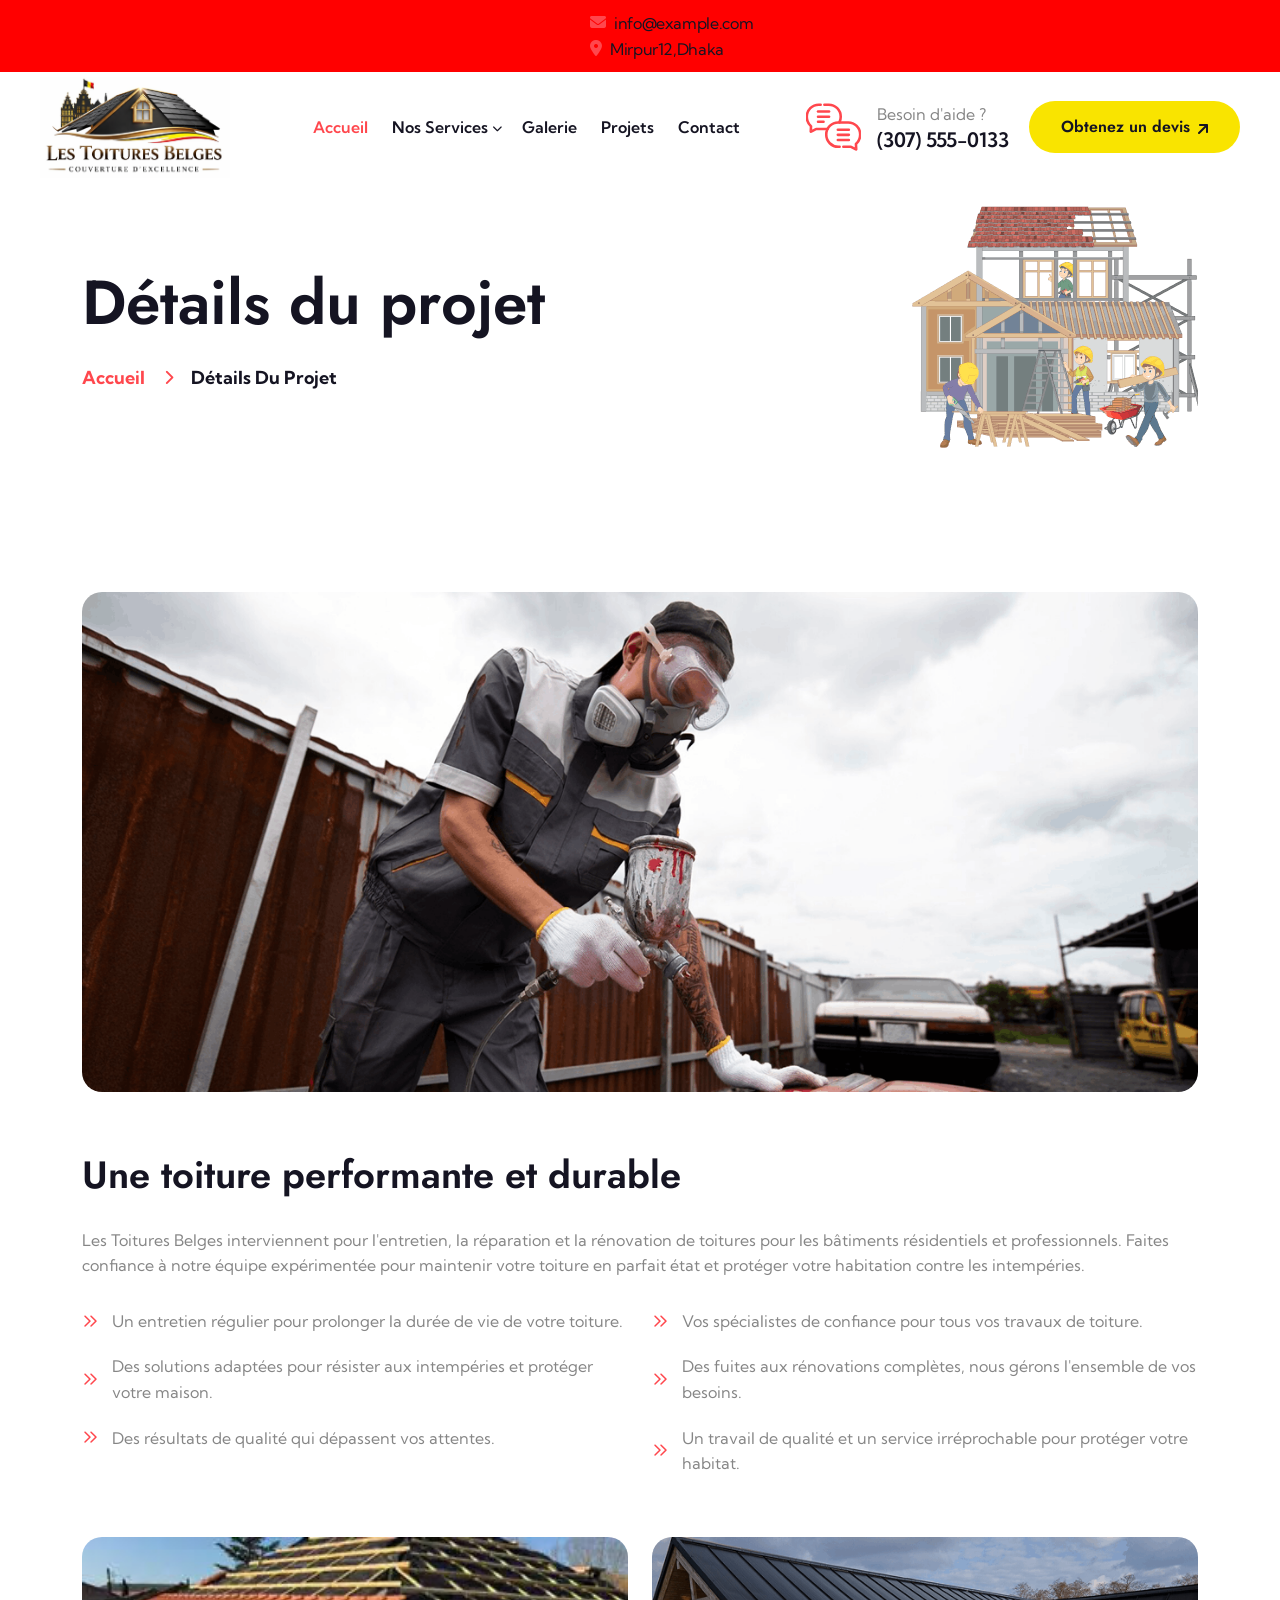
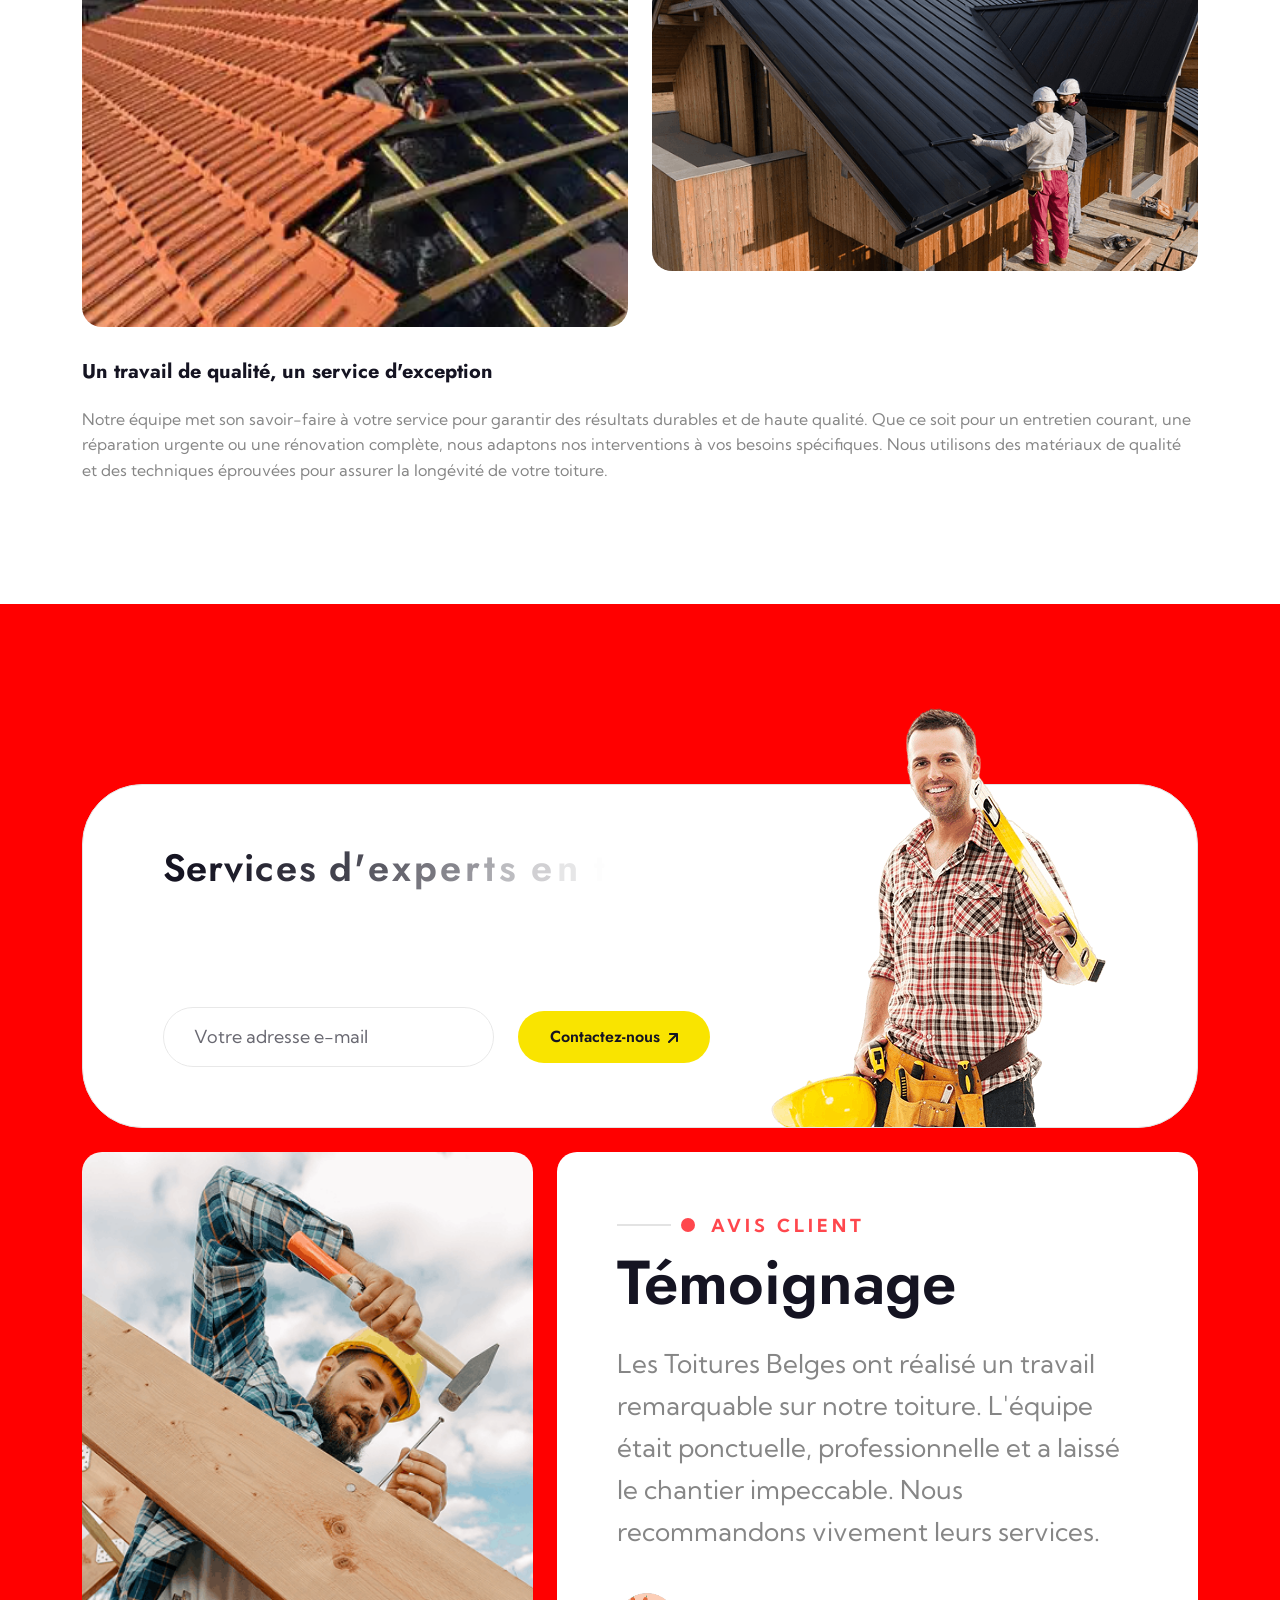
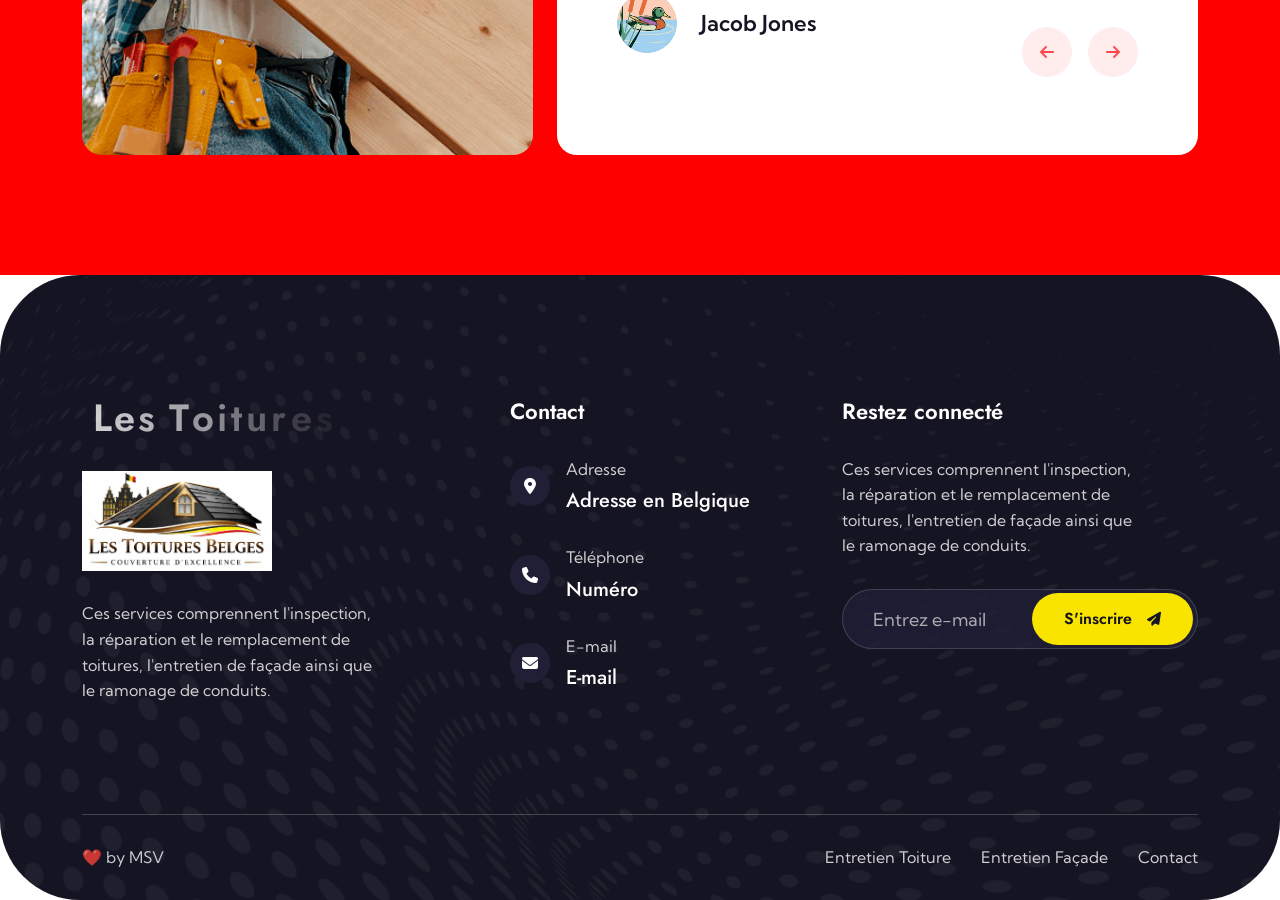
<file: project-details.html>
<!doctype html>
<html lang="en">
<!-- Mirrored from elegantpixelstheme.com/alcove/project-details.html by HTTrack Website Copier/3.x [XR&CO'2014], Fri, 27 Mar 2026 06:26:01 GMT -->

<head>
    <!-- Required meta tags -->
    <meta charset="UTF-8" />
    <meta http-equiv="X-UA-Compatible" content="IE=edge" />
    <!-- title -->
    <title>Alcove - Roofing Services Company HTML Template</title>
    <meta name="description" content="Alcove - Roofing Services Company HTML Template" />
    <meta name="viewport" content="width=device-width, initial-scale=1.0, maximum-scale=5.0, minimum-scale=1.0, user-scalable=yes" />
    <!-- Favicon -->
    <link rel="shortcut icon" type="image/x-icon" href="assets/img/fevicon.svg" />
    <!-- Place favicon.ico in the root directory -->

    <!-- CSS start here -->
    <link rel="stylesheet" href="assets/css/bootstrap.min.css" />
    <link rel="stylesheet" href="assets/fontawsome/css/fontawesome.css" />
    <link rel="stylesheet" href="assets/css/magnific-popup.css" />
    <link rel="stylesheet" href="assets/css/animate.min.css" />
    <link rel="stylesheet" href="assets/css/odometer.css" />
    <link rel="stylesheet" href="assets/css/swiper-bundle.min.css" />
    <link rel="stylesheet" href="assets/css/style.css" />
    <!-- CSS end here -->

    <style>
        .log-01 {
            width: 190px;
        }
        
        .gray-bg {
            background-color: red;
        }
    </style>
</head>

<body>
    <!-- Preloader start -->
    <div class="fullpage_loader">
        <img src="assets/img/fevicon.svg" class="position-absolute top-50 start-50 translate-middle" alt="preloader-logo" />
        <span class="loader"> </span>
    </div>
    <!-- Preloader end -->
    <!-- Header section start -->
    <div id="header-fixed-height"></div>
    <header class="ep-header-section top-0 start-0 bg-white w-100">
        <!-- top header section start -->
        <div class="ep-top-header-section gray-bg d-none d-lg-block">
            <div class="container-fluid">
                <div class="row g-4">
                    <div class="col-md-8">
                        <ul class="list-unstyled contact-info d-flex flex-wrap align-items-center" style="margin-left: 550px;">
                            <li class="d-flex align-items-center gap-2 text-white">
                                <span class="icon">
                  <i class="fa-solid fa-envelope"></i>
                </span>
                                <a href="mailto:info@example.com">info@example.com</a>
                            </li>
                            <li class="d-flex align-items-center gap-2 text-white">
                                <span class="icon">
                  <i class="fa-solid fa-location-dot"></i>
                </span>
                                <a href="#">Mirpur12,Dhaka </a>
                            </li>
                        </ul>
                    </div>
                    <!-- <div class="col-md-4">
                        <ul class="list-unstyled social-icon d-flex flex-wrap justify-content-end">
                            <li>
                                <a href="#">
                                    <i class="fa-brands fa-facebook-f"></i>
                                </a>
                            </li>
                            <li>
                                <a href="#">
                                    <i class="fa-brands fa-instagram"></i>
                                </a>
                            </li>
                            <li>
                                <a href="#">
                                    <i class="fa-brands fa-twitter"></i>
                                </a>
                            </li>
                            <li>
                                <a href="#">
                                    <i class="fa-brands fa-linkedin"></i>
                                </a>
                            </li>
                        </ul>
                    </div> -->
                </div>
            </div>
        </div>
        <!-- top header section end -->
        <div id="sticky-header" class="w-100">
            <nav class="navbar w-100 p-0 navbar-expand-xl d-none d-xl-flex">
                <div class="container-fluid">
                    <a class="navbar-brand" href="index.html">
                        <img src="assets/img/logo/Les Toitures Belges logo design.png" alt="logo" class="log-01">
                    </a>
                    <button class="navbar-toggler" type="button" data-bs-toggle="collapse" data-bs-target="#navbarSupportedContent" aria-controls="navbarSupportedContent" aria-expanded="false" aria-label="Toggle navigation">
            <span class="navbar-toggler-icon"></span>
          </button>
                    <div class="collapse navbar-collapse" id="navbarSupportedContent">
                        <ul class="navbar-nav mx-auto mb-lg-0">
                            <li class="nav-item">
                                <a class="nav-link active" aria-current="page" href="index.html">
                  Accueil <i class="fas fa-chevron"></i>
                </a>

                            </li>
                            <!-- <li class="nav-item">
                <a class="nav-link" href="about.html">
          à propos de nous
                </a>
              </li> -->
                            <li class="nav-item">
                                <a class="nav-link" href="#">
                Nos Services <i class="fas fa-chevron-down"></i>
                </a>
                                <ul class="sub-menu list-unstyled">
                                    <li>
                                        <a href="service.html">ENTRETIEN TOITURE</a>
                                    </li>
                                    <li>
                                        <a href="Entretien-façade.html">ENTRETIEN FAÇADE</a>
                                    </li>

                                    <li>
                                        <a href="ramonage.html">RAMONAGE</a>
                                    </li>
                                </ul>

                            </li>

                            <li class="nav-item">
                                <a class="nav-link" href="Gallery.html">
                 Galerie <i class="fas fa-chevron"></i>
                </a>

                            </li>

                            <li class="nav-item">
                                <a class="nav-link" href="./project-details.html">
             Projets <i class="fas fa-chevron"></i>
                </a>

                            </li>
                            <li class="nav-item">
                                <a class="nav-link" href="contact.html">
              Contact
                </a>
                            </li>
                        </ul>
                        <div class="menu-right-info d-flex align-items-center justify-content-end">
                            <a href="tel:307-555-0133" class="need-help d-flex align-items-center gap-3">
                                <span class="icon flex-shrink-0">
                  <img src="assets/img/icons/message.svg" alt="message">
                </span>
                                <span class="text d-block">
                  Besoin d'aide ?
                  <span class="number d-block">(307) 555-0133</span>
                                </span>
                            </a>
                            <a href="contact.html" class="theme-btn style2 d-inline-flex align-items-center gap-2 justify-content-center rounded-pill hover-effect-btn">
       Obtenez un devis

                <span class="theme-btn-icon">
                  <svg class="su-arrow-svg-top-right" width="10" height="10" viewBox="0 0 10 10" fill="none"
                    xmlns="http://www.w3.org/2000/svg">
                    <path
                      d="M10 1V8C10 8.29167 9.90625 8.53125 9.71875 8.71875C9.53125 8.90625 9.29167 9 9 9C8.70833 9 8.46875 8.90625 8.28125 8.71875C8.09375 8.53125 8 8.29167 8 8V3.40625L1.71875 9.71875C1.51042 9.90625 1.27083 10 1 10C0.729167 10 0.489583 9.90625 0.28125 9.71875C0.09375 9.51042 0 9.27083 0 9C0 8.72917 0.09375 8.48958 0.28125 8.28125L6.59375 2H2C1.70833 2 1.46875 1.90625 1.28125 1.71875C1.09375 1.53125 1 1.29167 1 1C1 0.708333 1.09375 0.46875 1.28125 0.28125C1.46875 0.09375 1.70833 0 2 0H9C9.29167 0 9.53125 0.09375 9.71875 0.28125C9.90625 0.46875 10 0.708333 10 1Z"
                      fill="currentColor"></path>
                    <path
                      d="M10 1V8C10 8.29167 9.90625 8.53125 9.71875 8.71875C9.53125 8.90625 9.29167 9 9 9C8.70833 9 8.46875 8.90625 8.28125 8.71875C8.09375 8.53125 8 8.29167 8 8V3.40625L1.71875 9.71875C1.51042 9.90625 1.27083 10 1 10C0.729167 10 0.489583 9.90625 0.28125 9.71875C0.09375 9.51042 0 9.27083 0 9C0 8.72917 0.09375 8.48958 0.28125 8.28125L6.59375 2H2C1.70833 2 1.46875 1.90625 1.28125 1.71875C1.09375 1.53125 1 1.29167 1 1C1 0.708333 1.09375 0.46875 1.28125 0.28125C1.46875 0.09375 1.70833 0 2 0H9C9.29167 0 9.53125 0.09375 9.71875 0.28125C9.90625 0.46875 10 0.708333 10 1Z"
                      fill="currentColor"></path>
                  </svg>
                </span>
              </a>
                        </div>
                    </div>
                </div>
            </nav>

            <!-- mobile navbar part start -->
            <div class="mobile-menu-area d-block d-xl-none">
                <div class="container">
                    <div class="mobile-topbar">
                        <div class="d-flex justify-content-between align-items-center">
                            <div class="logo">
                                <a href="index.html"> <img src="assets/img/logo/Les Toitures Belges logo design.png" alt="logo" class="log-01"></a>
                            </div>
                            <div class="bars">
                                <i class="fas fa-bars"></i>
                            </div>
                        </div>
                    </div>
                </div>
                <div class="mobile-menu-overlay"></div>
                <div class="mobile-menu-main">
                    <div class="logo">
                        <a href="index.html"><img src="assets/img/logo/Les Toitures Belges logo design.png" alt="logo" class="log-01"></a>
                    </div>
                    <div class="close-mobile-menu"><i class="fas fa-times"></i></div>
                    <div class="menu-body">
                        <div class="menu-list">
                            <ul class="list-unstyled">
                                <li class="sub-mobile-menu">
                                    <a href="index.html">   Accueil <i class=""></i></a>

                                </li>
                                <!-- <li class="sub-mobile-menu">
                  <a href="about.html">à propos de nous</a>
                </li> -->
                                <li class="sub-mobile-menu">
                                    <a href="#">Nos Services <i class="fas fa-chevron-down float-end"></i></a>
                                    <ul class="list-unstyled">
                                        <li>
                                            <a href="service.html">ENTRETIEN TOITURE</a>
                                        </li>
                                        <li>
                                            <a href="Entretien-façade.html">ENTRETIEN FAÇADE</a>
                                        </li>

                                        <li>
                                            <a href="ramonage.html">RAMONAGE</a>
                                        </li>


                                    </ul>
                                </li>
                                <li class="sub-mobile-menu">
                                    <a href="#">Galerie <i class=""></i></a>

                                </li>


                                <li class="sub-mobile-menu">
                                    <a href="contact.html">Contact</a>
                                </li>
                            </ul>
                        </div>
                    </div>
                    <div class="contact-info pt-4 px-3 pb-5">
                        <h4 class="contact-title heading-four">Contact Info</h4>
                        <ul class="list-unstyled">
                            <li class="d-flex align-items-center gap-3">
                                <div class="icon-box d-flex align-items-center justify-content-center rounded-pill flex-shrink-0">
                                    <i class="fa-solid fa-phone"></i>
                                </div>
                                <div class="info">
                                    <h5 class="info-label">
                                        Call Now</h5>
                                    <a href="tel:(629)555-0129" class="info-text">000000000</a>
                                </div>
                            </li>
                            <li class="d-flex align-items-center gap-3">
                                <div class="icon-box d-flex align-items-center justify-content-center rounded-pill flex-shrink-0">
                                    <i class="fa-solid fa-envelope"></i>
                                </div>
                                <div class="info">
                                    <h5 class="info-label">Email Us</h5>
                                    <a href="mailto:tim.jennings@example.com" class="info-text">roof@info.com</a>
                                </div>
                            </li>
                            <li class="d-flex align-items-center gap-3">
                                <div class="icon-box d-flex align-items-center justify-content-center rounded-pill flex-shrink-0">
                                    <i class="fa-solid fa-location-dot"></i>
                                </div>
                                <div class="info">
                                    <h5 class="info-label">Office Location</h5>
                                    <a href="#" class="info-text">xyz location </a>
                                </div>
                            </li>
                        </ul>
                    </div>
                </div>
            </div>
            <!-- mobile navbar part end -->
        </div>
    </header>
    <!-- Header section end -->

    <!-- Main area start -->
    <main>
        <!-- Page header section start -->
        <section class="ep-page-header-section  position-relative z-1">
            <div class="container">
                <div class="row">
                    <div class="col-lg-8 align-self-center mx-auto">
                        <div class="text">
                            <h1 class="heading-two pb-30 split-text right">
                                Détails du projet
                            </h1>
                            <ul class="bread-crumb list-unstyled d-flex flex-wrap justify-content-start">
                                <li><a href="index.html">Accueil </a></li>
                                <li>Détails du projet</li>
                            </ul>
                        </div>
                    </div>
                    <div class="col-lg-4 d-none d-lg-block">
                        <div class="page-image text-end">
                            <img src="assets/img/images/page-header-img.png" alt="page-header-img" class="img-fluid w-100" />
                        </div>
                    </div>
                </div>
            </div>
        </section>
        <!-- Page header section end -->
        <!-- Project details section start -->
        <section class="ep-project-details-section py-120">
            <div class="container">
                <div class="banner-img position-relative">
                    <div class="img rounded-20 overflow-hidden">
                        <img src="assets/img/projects/project-details-img.png" alt="project-details-img" class="img-fluid w-100" />
                    </div>
                    <!-- <div class="project-info bg-white rounded-20">
            <h2 class="heading-five into-title secondary-bg rounded-pill text-center mb-30">Informations du projet</h2>
            <ul class="list-unstyled">
              <li class="d-flex flex-wrap gap-4">
                <span class="label"> Catégorie:</span>
                <span class="info">Entretien Toiture
</span>
              </li>
              <li class="d-flex flex-wrap gap-4">
                <span class="label">Client :</span>
                <span class="info">Kane Darabis</span>
              </li>
              <li class="d-flex flex-wrap gap-4">
                <span class="label">Start date:</span>
                <span class="info">21 August 2024</span>
              </li>
              <li class="d-flex flex-wrap gap-4">
                <span class="label">End date:</span>
                <span class="info">28 October 2024</span>
              </li>
            </ul>
          </div> -->
                </div>
                <div class="project-details">
                    <div class="list-info pt-30">
                        <!-- <div class="row g-4">
                <div class="col-xl-3 col-lg-2 col-sm-4 info-label">
                  <div class="info-box">
                    <p>Clients:</p>
                    <span class="heading-six mt-1">Jonh Jorden</span>
                  </div>
                </div>
                <div class="col-xl-3 col-lg-2 col-sm-4 info-label">
                  <div class="info-box">
                    <p>Catagory:</p>
                    <span class="heading-six mt-1">Roof Service</span>
                  </div>
                </div>
                <div class="col-xl-3 col-lg-2 col-sm-4 info-label">
                  <div class="info-box">
                    <p>Complete:</p>
                    <span class="heading-six mt-1">25 Octabar</span>
                  </div>
                </div>
              </div> -->
                    </div>
                    <h3 class="heading-three mt-30 mb-30">
                        Une toiture performante et durable
                    </h3>
                    <p>
                        Les Toitures Belges interviennent pour l'entretien, la réparation et la rénovation de toitures pour les bâtiments résidentiels et professionnels. Faites confiance à notre équipe expérimentée pour maintenir votre toiture en parfait état et protéger votre
                        habitation contre les intempéries.
                    </p>

                    <div class="row">
                        <div class="col-lg-6">
                            <ul>
                                <li>
                                    Un entretien régulier pour prolonger la durée de vie de votre toiture.
                                </li>
                                <li>
                                    Des solutions adaptées pour résister aux intempéries et protéger votre maison.
                                </li>
                                <li>Des résultats de qualité qui dépassent vos attentes.</li>
                            </ul>
                        </div>
                        <div class="col-lg-6">
                            <ul>
                                <li>
                                    Vos spécialistes de confiance pour tous vos travaux de toiture.
                                </li>
                                <li>
                                    Des fuites aux rénovations complètes, nous gérons l'ensemble de vos besoins.
                                </li>
                                <li>
                                    Un travail de qualité et un service irréprochable pour protéger votre habitat.
                                </li>
                            </ul>
                        </div>
                    </div>
                    <!-- <p>Roof Service involves repairing, replacing, or maintaining roofs for residential and commercial buildings.
            Trust our experienced team to keep your roof in top shop protecting your property from the elements Roof
            Service involves repairing, replacing, or maintaining roofs for residential and commercial buildings</p> -->
                    <div class="my-30">
                        <div class="row g-4">
                            <div class="col-lg-6">
                                <div class="inner-img overflow-hidden rounded-20">
                                    <img src="assets/img/rep-toiture.jpg" alt="project-inner-img" class="img-fluid w-100" />
                                </div>
                            </div>
                            <div class="col-lg-6">
                                <div class="inner-img overflow-hidden rounded-20">
                                    <img src="assets/img/projects/project-inner-img-2.png" alt="project-inner-img" class="img-fluid w-100" />
                                </div>
                            </div>
                        </div>
                    </div>
                    <h4 class="heading-four mb-20">
                        Un travail de qualité, un service d'exception
                    </h4>
                    <p>
                        Notre équipe met son savoir-faire à votre service pour garantir des résultats durables et de haute qualité. Que ce soit pour un entretien courant, une réparation urgente ou une rénovation complète, nous adaptons nos interventions à vos besoins spécifiques.
                        Nous utilisons des matériaux de qualité et des techniques éprouvées pour assurer la longévité de votre toiture.
                    </p>
                    <!-- <p>Roof Service involves repairing, replacing, or maintaining roofs for residential and commercial buildings.
            Trust our experienced team to keep your roof in top shop protecting your property from the elements Roof
            Service involves repairing, replacing, or maintaining roofs for residential and commercial buildings Roof
            Service involves repairing, replacing, or maintaining roofs for residential and commercial buildings. Trust
            our experienced team to keep your roof in top shop protecting </p> -->
                </div>
            </div>
        </section>
        <!-- Project details section end -->
        <!-- Testimonial section start -->
        <div class="ep-testimonial-section gray-bg py-120 border-0 rounded-0">
            <div class="container">
                <div class="join-us bg-white rounded-60 position-relative">
                    <div class="row g-4">
                        <div class="col-lg-7">
                            <div class="text">
                                <h3 class="heading-three title split-text right pb-4 text-center text-sm-start">
                                    Services d'experts en toiture — Interventions rapides et durables
                                </h3>
                                <form action="#">
                                    <div class="d-flex flex-column flex-sm-row align-items-center gap-4">
                                        <div class="input-group">
                                            <input type="email" class="form-control shadow-none" placeholder="Votre adresse e-mail" />
                                        </div>
                                        <button type="submit" class="theme-btn flex-shrink-0 style2 border-0 d-inline-flex align-items-center gap-2 justify-content-center rounded-pill hover-effect-btn">
                        Contactez-nous

                        <span class="theme-btn-icon">
                          <svg
                            class="su-arrow-svg-top-right"
                            width="10"
                            height="10"
                            viewBox="0 0 10 10"
                            fill="none"
                            xmlns="http://www.w3.org/2000/svg"
                          >
                            <path
                              d="M10 1V8C10 8.29167 9.90625 8.53125 9.71875 8.71875C9.53125 8.90625 9.29167 9 9 9C8.70833 9 8.46875 8.90625 8.28125 8.71875C8.09375 8.53125 8 8.29167 8 8V3.40625L1.71875 9.71875C1.51042 9.90625 1.27083 10 1 10C0.729167 10 0.489583 9.90625 0.28125 9.71875C0.09375 9.51042 0 9.27083 0 9C0 8.72917 0.09375 8.48958 0.28125 8.28125L6.59375 2H2C1.70833 2 1.46875 1.90625 1.28125 1.71875C1.09375 1.53125 1 1.29167 1 1C1 0.708333 1.09375 0.46875 1.28125 0.28125C1.46875 0.09375 1.70833 0 2 0H9C9.29167 0 9.53125 0.09375 9.71875 0.28125C9.90625 0.46875 10 0.708333 10 1Z"
                              fill="currentColor"
                            ></path>
                            <path
                              d="M10 1V8C10 8.29167 9.90625 8.53125 9.71875 8.71875C9.53125 8.90625 9.29167 9 9 9C8.70833 9 8.46875 8.90625 8.28125 8.71875C8.09375 8.53125 8 8.29167 8 8V3.40625L1.71875 9.71875C1.51042 9.90625 1.27083 10 1 10C0.729167 10 0.489583 9.90625 0.28125 9.71875C0.09375 9.51042 0 9.27083 0 9C0 8.72917 0.09375 8.48958 0.28125 8.28125L6.59375 2H2C1.70833 2 1.46875 1.90625 1.28125 1.71875C1.09375 1.53125 1 1.29167 1 1C1 0.708333 1.09375 0.46875 1.28125 0.28125C1.46875 0.09375 1.70833 0 2 0H9C9.29167 0 9.53125 0.09375 9.71875 0.28125C9.90625 0.46875 10 0.708333 10 1Z"
                              fill="currentColor"
                            ></path>
                          </svg>
                        </span>
                      </button>
                                    </div>
                                </form>
                            </div>
                        </div>
                        <div class="col-lg-5 d-none d-lg-block">
                            <div class="img">
                                <img src="assets/img/images/join-img.png" alt="join-img" />
                            </div>
                        </div>
                    </div>
                </div>
                <div class="testimonial-main mt-4">
                    <div class="row g-4">
                        <div class="col-lg-5">
                            <div class="img rounded-20 overflow-hidden h-100">
                                <img src="assets/img/testimonial/testimonial-img-1.png" alt="testimonial-img" class="img-fluid w-100 object-fit-cover h-100" />
                            </div>
                        </div>
                        <div class="col-lg-7">
                            <div class="swiper testimonial-slider bg-white rounded-20 h-100">
                                <div class="swiper-wrapper">
                                    <div class="swiper-slide">
                                        <div class="slider-item">
                                            <div class="section-title mb-4">
                                                <span class="sub-title primary text-uppercase position-relative d-inline-block pb-2">Avis client
                          </span>
                                                <h2 class="heading-two">Témoignage</h2>
                                            </div>
                                            <p>
                                                Les Toitures Belges ont réalisé un travail remarquable sur notre toiture. L'équipe était ponctuelle, professionnelle et a laissé le chantier impeccable. Nous recommandons vivement leurs services.
                                            </p>
                                            <div class="user d-flex gap-4 align-items-center">
                                                <div class="img">
                                                    <img src="assets/img/review 1.png" alt="testimonial-img-sm" class="img-fluid w-100" />
                                                </div>
                                                <div class="text">
                                                    <span class="heading-five name d-block">Jacob Jones</span
                            >
                            <!-- <span class="designation"
                              >Marketing Coordinator</span
                            > -->
                          </div>
                        </div>
                      </div>
                    </div>
                    <div class="swiper-slide">
                      <div class="slider-item">
                        <div class="section-title mb-4">
                          <span
                            class="sub-title primary text-uppercase position-relative d-inline-block pb-2"
                            >Avis client
                          </span>
                                                    <h2 class="heading-two">Témoignage</h2>
                                                </div>
                                                <p>
                                                    Les couvreurs pratiquent souvent des prix exorbitants pour la rénovation de toitures, mais pas votre équipe ! Le devis que vous m'avez proposé était parfaitement adapté à mon budget. Le rapport qualité-prix était excellent. Je les recommande vivement.
                                                </p>
                                                <div class="user d-flex gap-4 align-items-center">
                                                    <div class="img">
                                                        <img src="assets/img/review 2.png" alt="testimonial-img-sm" class="img-fluid w-100" />
                                                    </div>
                                                    <div class="text">
                                                        <span class="heading-five name d-block">Alexandre Parent</span
                            >
                            <!-- <span class="designation"
                              >Marketing Coordinator</span
                            > -->
                          </div>
                        </div>
                      </div>
                    </div>
                  </div>
                  <div
                    class="testimonial-slider-arrows d-flex align-items-center justify-content-end gap-3"
                  >
                    <div
                      class="swiper-button-prev rounded-pill d-flex align-items-center justify-content-center"
                    >
                      <i class="fa-solid fa-arrow-left"></i>
                    </div>
                    <div
                      class="swiper-button-next rounded-pill d-flex align-items-center justify-content-center"
                    >
                      <i class="fa-solid fa-arrow-right"></i>
                    </div>
                  </div>
                </div>
              </div>
            </div>
          </div>
        </div>
      </div>
      <!-- Testimonial section end -->
    </main>
    <!-- Main area end -->
    <!-- Back to top button start -->
    <button class="scroll-to-top position-fixed">
      <i class="fas fa-chevron-up"></i>
    </button>
    <!-- Back to top button end -->
    <!-- Footer section start -->
    <footer class="ep-footer-section">
        <div class="footer-bg black-bg rounded-80" data-background="assets/img/bg/footer-one-bg.png">
            <div class="container">
                <div class="row g-4">
                    <div class="col-xxl-4 col-lg-4">
                        <div class="footer-widget footer-about">
                            <h3 class="heading-three text-white footer-title split-text right pb-30"> Les Toitures Belges </h3>
                            <div class="logo pb-30">
                                <a href="index.html">
                                    <img src="assets/img/logo/Les Toitures Belges logo design.png" alt="logo-white" class="log-01">
                                </a>
                            </div>
                            <p class="pb-30 text-white">Ces services comprennent l'inspection, la réparation et le remplacement de toitures, l'entretien de façade ainsi que le ramonage de conduits.</p>
                            <!-- <ul class="list-unstyled social-icon d-flex flex-wrap gap-2">
                                <li>
                                    <a href="#">
                                        <i class="fa-brands fa-facebook-f"></i>
                                    </a>
                                </li>
                                <li>
                                    <a href="#">
                                        <i class="fa-brands fa-instagram"></i>
                                    </a>
                                </li>
                                <li>
                                    <a href="#">
                                        <i class="fa-brands fa-twitter"></i>
                                    </a>
                                </li>
                                <li>
                                    <a href="#">
                                        <i class="fa-brands fa-linkedin"></i>
                                    </a>
                                </li>
                            </ul> -->
                        </div>
                    </div>
                    <div class="col-xxl-4 col-lg-4">
                        <div class="footer-widget contact-widget ps-xl-5 ps-xxl-4">
                            <h3 class="heading-five text-white pb-30">Contact</h3>
                            <ul class="list-unstyled">
                                <li class="d-flex align-items-center gap-3">
                                    <div class="icon flex-shrink-0"><i class="fa-solid fa-location-dot"></i></div>
                                    <div class="text">
                                        <p>Adresse</p>
                                        <h4 class="heading-six contact-title">
                                            <a href="#">Adresse en Belgique</a>
                                        </h4>
                                    </div>
                                </li>
                                <li class="d-flex align-items-center gap-3">
                                    <div class="icon flex-shrink-0"><i class="fa-solid fa-phone"></i></div>
                                    <div class="text">
                                        <p>Téléphone</p>
                                        <h4 class="heading-six contact-title">
                                            <a href="tel:3454-678-910">Numéro</a>
                                        </h4>
                                    </div>
                                </li>
                                <li class="d-flex align-items-center gap-3">
                                    <div class="icon flex-shrink-0"><i class="fa-solid fa-envelope"></i></div>
                                    <div class="text">
                                        <p> E-mail</p>
                                        <h4 class="heading-six contact-title">
                                            <a href="mailto:jackson.graham@example.com">E-mail</a>
                                        </h4>
                                    </div>
                                </li>
                            </ul>
                        </div>
                    </div>
                    <div class="col-xxl-4 col-lg-4">
                        <div class="footer-widget">
                            <h3 class="heading-five text-white pb-30">Restez connecté
                            </h3>
                            <p class="pb-30 text-white">Ces services comprennent l'inspection, la réparation et le remplacement de toitures, l'entretien de façade ainsi que le ramonage de conduits.
                            </p>

                            <form action="#">
                                <div class="input-group newsletter position-relative">
                                    <input type="email" class="form-control shadow-none rounded-pill w-100" placeholder="Entrez e-mail ">
                                    <button type="submit" class="theme-btn position-absolute top-50 translate-middle-y flex-shrink-0 style2 border-0 d-inline-flex align-items-center gap-2 justify-content-center rounded-pill hover-effect-btn">
                    S'inscrire

                    <i class="fa-solid fa-paper-plane"></i>
                  </button>
                                </div>
                            </form>
                        </div>
                    </div>
                </div>
                <div class="footer-btm">
                    <div class="row g-3">
                        <div class="col-lg-6">
                            <div class="footer-copyright text-center text-lg-start">
                                <p><a href="https://agence-msv.fr/" style="color: aliceblue;">❤️ by MSV</a></p>
                            </div>
                        </div>
                        <div class="col-lg-6">
                            <div class="footer-menu">
                                <ul class="list-unstyled d-flex flex-wrap justify-content-center justify-content-lg-end align-items-center">
                                    <li><a href="service.html"> Entretien Toiture</a></li>
                                    <li><a href="Entretien-façade.html">Entretien Façade</a></li>
                                    <li><a href="contact.html">Contact</a></li>
                                </ul>
                            </div>
                        </div>
                    </div>
                </div>
            </div>
        </div>
    </footer>
    <!-- Footer section end -->

    <!-- JS start here -->
    <script src="assets/js/vendor/jquery-3.6.0.min.js"></script>
    <script src="assets/js/bootstrap.bundle.min.js"></script>
    <script src="assets/js/gsap.js"></script>
    <script src="assets/js/gsap-scroll-trigger.js"></script>
    <script src="assets/js/gsap-split-text.js"></script>
    <script src="assets/js/jquery.appear.js"></script>
    <script src="assets/js/jquery.odometer.min.js"></script>
    <script src="assets/js/jquery.magnific-popup.min.js"></script>
    <script src="assets/js/ajax-form.js"></script>
    <script src="assets/js/swiper-bundle.min.js"></script>
    <script src="assets/js/script.js"></script>
    <!-- JS end here -->
  </body>

  <!-- Mirrored from elegantpixelstheme.com/alcove/project-details.html by HTTrack Website Copier/3.x [XR&CO'2014], Fri, 27 Mar 2026 06:26:02 GMT -->
</html>
</file>
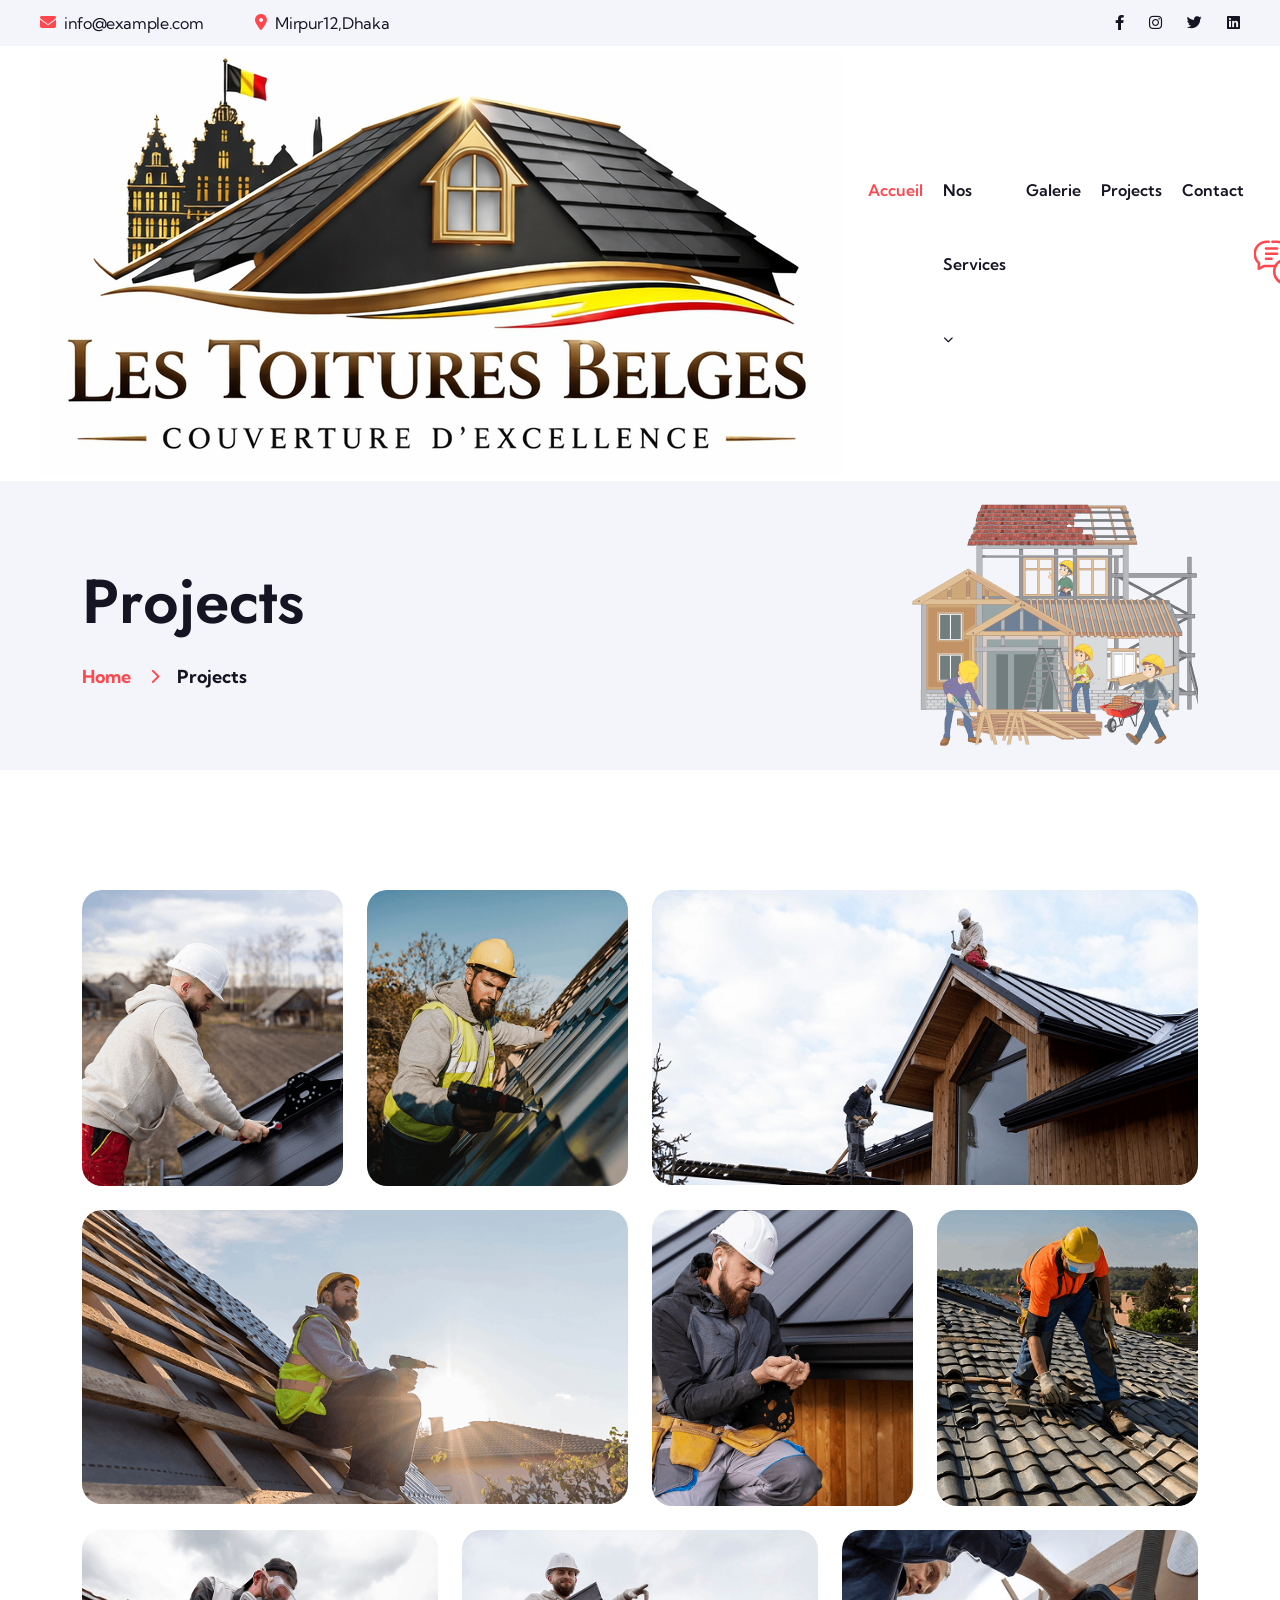
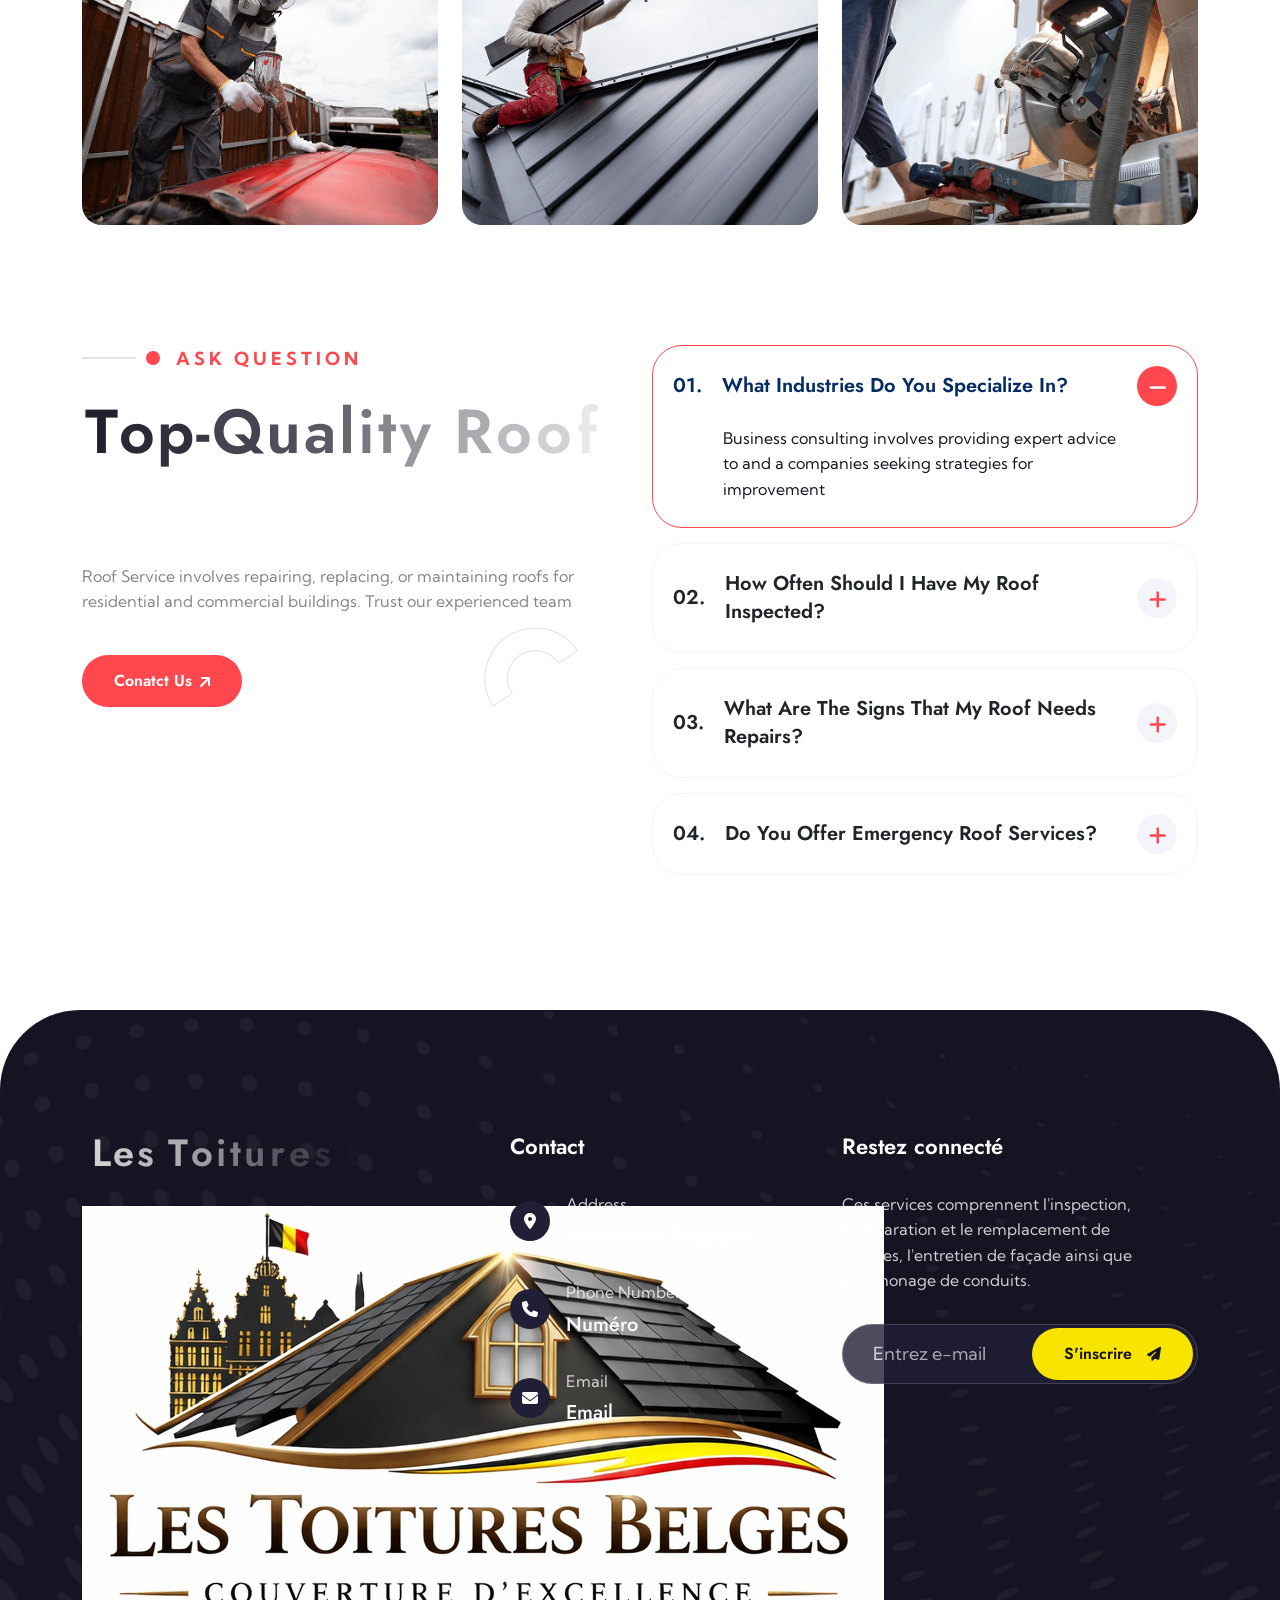
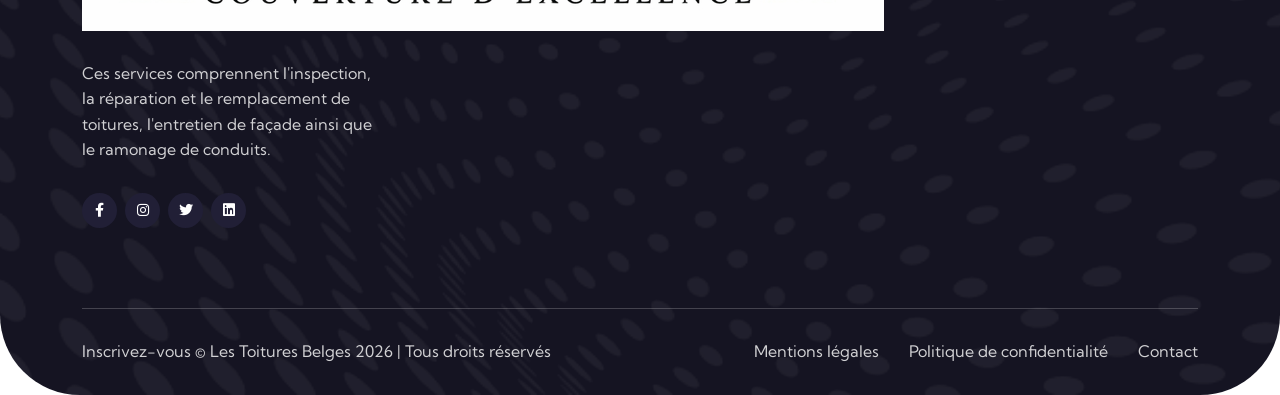
<file: projects.html>
<!doctype html>
<html lang="en">
  <!-- Mirrored from elegantpixelstheme.com/alcove/projects.html by HTTrack Website Copier/3.x [XR&CO'2014], Fri, 27 Mar 2026 06:26:01 GMT -->
  <head>
    <!-- Required meta tags -->
    <meta charset="UTF-8" />
    <meta http-equiv="X-UA-Compatible" content="IE=edge" />
    <!-- title -->
    <title>Alcove - Roofing Services Company HTML Template</title>
    <meta
      name="description"
      content="Alcove - Roofing Services Company HTML Template"
    />
    <meta
      name="viewport"
      content="width=device-width, initial-scale=1.0, maximum-scale=5.0, minimum-scale=1.0, user-scalable=yes"
    />
    <!-- Favicon -->
    <link
      rel="shortcut icon"
      type="image/x-icon"
      href="assets/img/fevicon.svg"
    />
    <!-- Place favicon.ico in the root directory -->

    <!-- CSS start here -->
    <link rel="stylesheet" href="assets/css/bootstrap.min.css" />
    <link rel="stylesheet" href="assets/fontawsome/css/fontawesome.css" />
    <link rel="stylesheet" href="assets/css/magnific-popup.css" />
    <link rel="stylesheet" href="assets/css/animate.min.css" />
    <link rel="stylesheet" href="assets/css/odometer.css" />
    <link rel="stylesheet" href="assets/css/swiper-bundle.min.css" />
    <link rel="stylesheet" href="assets/css/style.css" />
    <!-- CSS end here -->
  </head>

  <body>
    <!-- Preloader start -->
    <div class="fullpage_loader">
      <img
        src="assets/img/fevicon.svg"
        class="position-absolute top-50 start-50 translate-middle"
        alt="preloader-logo"
      />
      <span class="loader"> </span>
    </div>
    <!-- Preloader end -->
    <!-- Header section start -->
    <div id="header-fixed-height"></div>
    <header class="ep-header-section top-0 start-0 bg-white w-100">
      <!-- top header section start -->
      <div class="ep-top-header-section gray-bg d-none d-lg-block">
        <div class="container-fluid">
          <div class="row g-4">
            <div class="col-md-8">
              <ul
                class="list-unstyled contact-info d-flex flex-wrap align-items-center"
              >
                <li class="d-flex align-items-center gap-2 text-white">
                  <span class="icon">
                    <i class="fa-solid fa-envelope"></i>
                  </span>
                  <a href="mailto:info@example.com">info@example.com</a>
                </li>
                <li class="d-flex align-items-center gap-2 text-white">
                  <span class="icon">
                    <i class="fa-solid fa-location-dot"></i>
                  </span>
                  <a href="#">Mirpur12,Dhaka </a>
                </li>
              </ul>
            </div>
            <div class="col-md-4">
              <ul
                class="list-unstyled social-icon d-flex flex-wrap justify-content-end"
              >
                <li>
                  <a href="#">
                    <i class="fa-brands fa-facebook-f"></i>
                  </a>
                </li>
                <li>
                  <a href="#">
                    <i class="fa-brands fa-instagram"></i>
                  </a>
                </li>
                <li>
                  <a href="#">
                    <i class="fa-brands fa-twitter"></i>
                  </a>
                </li>
                <li>
                  <a href="#">
                    <i class="fa-brands fa-linkedin"></i>
                  </a>
                </li>
              </ul>
            </div>
          </div>
        </div>
      </div>
      <!-- top header section end -->
      <div id="sticky-header" class="w-100">
        <nav class="navbar w-100 p-0 navbar-expand-xl d-none d-xl-flex">
          <div class="container-fluid">
            <a class="navbar-brand" href="index.html">
              <img
                src="assets/img/logo/Les Toitures Belges logo design.png"
                alt="logo"
                class="log-01"
              />
            </a>
            <button
              class="navbar-toggler"
              type="button"
              data-bs-toggle="collapse"
              data-bs-target="#navbarSupportedContent"
              aria-controls="navbarSupportedContent"
              aria-expanded="false"
              aria-label="Toggle navigation"
            >
              <span class="navbar-toggler-icon"></span>
            </button>
            <div class="collapse navbar-collapse" id="navbarSupportedContent">
              <ul class="navbar-nav mx-auto mb-lg-0">
                <li class="nav-item">
                  <a
                    class="nav-link active"
                    aria-current="page"
                    href="index.html"
                  >
                    Accueil <i class="fas fa-chevron"></i>
                  </a>
                </li>
                <!-- <li class="nav-item">
                <a class="nav-link" href="about.html">
          à propos de nous
                </a>
              </li> -->
                <li class="nav-item">
                  <a class="nav-link" href="#">
                    Nos Services <i class="fas fa-chevron-down"></i>
                  </a>
                  <ul class="sub-menu list-unstyled">
                    <li>
                      <a href="service.html">ENTRETIEN TOITURE</a>
                    </li>
                    <li>
                      <a href="Entretien-façade.html">ENTRETIEN FAÇADE</a>
                    </li>

                    <li>
                      <a href="ramonage.html">RAMONAGE</a>
                    </li>
                  </ul>
                </li>

                <li class="nav-item">
                  <a class="nav-link" href="#">
                    Galerie <i class="fas fa-chevron"></i>
                  </a>
                </li>

                <li class="nav-item">
                  <a class="nav-link" href="./project-details.html">
                    Projects <i class="fas fa-chevron"></i>
                  </a>
                </li>
                <li class="nav-item">
                  <a class="nav-link" href="contact.html"> Contact </a>
                </li>
              </ul>
              <div
                class="menu-right-info d-flex align-items-center justify-content-end"
              >
                <a
                  href="tel:307-555-0133"
                  class="need-help d-flex align-items-center gap-3"
                >
                  <span class="icon flex-shrink-0">
                    <img src="assets/img/icons/message.svg" alt="message" />
                  </span>
                  <span class="text d-block">
                    Need help?
                    <span class="number d-block">(307) 555-0133</span>
                  </span>
                </a>
                <a
                  href="contact.html"
                  class="theme-btn style2 d-inline-flex align-items-center gap-2 justify-content-center rounded-pill hover-effect-btn"
                >
                  Obtenez un devis

                  <span class="theme-btn-icon">
                    <svg
                      class="su-arrow-svg-top-right"
                      width="10"
                      height="10"
                      viewBox="0 0 10 10"
                      fill="none"
                      xmlns="http://www.w3.org/2000/svg"
                    >
                      <path
                        d="M10 1V8C10 8.29167 9.90625 8.53125 9.71875 8.71875C9.53125 8.90625 9.29167 9 9 9C8.70833 9 8.46875 8.90625 8.28125 8.71875C8.09375 8.53125 8 8.29167 8 8V3.40625L1.71875 9.71875C1.51042 9.90625 1.27083 10 1 10C0.729167 10 0.489583 9.90625 0.28125 9.71875C0.09375 9.51042 0 9.27083 0 9C0 8.72917 0.09375 8.48958 0.28125 8.28125L6.59375 2H2C1.70833 2 1.46875 1.90625 1.28125 1.71875C1.09375 1.53125 1 1.29167 1 1C1 0.708333 1.09375 0.46875 1.28125 0.28125C1.46875 0.09375 1.70833 0 2 0H9C9.29167 0 9.53125 0.09375 9.71875 0.28125C9.90625 0.46875 10 0.708333 10 1Z"
                        fill="currentColor"
                      ></path>
                      <path
                        d="M10 1V8C10 8.29167 9.90625 8.53125 9.71875 8.71875C9.53125 8.90625 9.29167 9 9 9C8.70833 9 8.46875 8.90625 8.28125 8.71875C8.09375 8.53125 8 8.29167 8 8V3.40625L1.71875 9.71875C1.51042 9.90625 1.27083 10 1 10C0.729167 10 0.489583 9.90625 0.28125 9.71875C0.09375 9.51042 0 9.27083 0 9C0 8.72917 0.09375 8.48958 0.28125 8.28125L6.59375 2H2C1.70833 2 1.46875 1.90625 1.28125 1.71875C1.09375 1.53125 1 1.29167 1 1C1 0.708333 1.09375 0.46875 1.28125 0.28125C1.46875 0.09375 1.70833 0 2 0H9C9.29167 0 9.53125 0.09375 9.71875 0.28125C9.90625 0.46875 10 0.708333 10 1Z"
                        fill="currentColor"
                      ></path>
                    </svg>
                  </span>
                </a>
              </div>
            </div>
          </div>
        </nav>

        <!-- mobile navbar part start -->
        <div class="mobile-menu-area d-block d-xl-none">
          <div class="container">
            <div class="mobile-topbar">
              <div class="d-flex justify-content-between align-items-center">
                <div class="logo">
                  <a href="index.html">
                    <img
                      src="assets/img/logo/Les Toitures Belges logo design.png"
                      alt="logo"
                      class="log-01"
                  /></a>
                </div>
                <div class="bars">
                  <i class="fas fa-bars"></i>
                </div>
              </div>
            </div>
          </div>
          <div class="mobile-menu-overlay"></div>
          <div class="mobile-menu-main">
            <div class="logo">
              <a href="index.html"
                ><img
                  src="assets/img/logo/Les Toitures Belges logo design.png"
                  alt="logo"
                  class="log-01"
              /></a>
            </div>
            <div class="close-mobile-menu"><i class="fas fa-times"></i></div>
            <div class="menu-body">
              <div class="menu-list">
                <ul class="list-unstyled">
                  <li class="sub-mobile-menu">
                    <a href="index.html"> Accueil <i class=""></i></a>
                  </li>
                  <!-- <li class="sub-mobile-menu">
                  <a href="about.html">à propos de nous</a>
                </li> -->
                  <li class="sub-mobile-menu">
                    <a href="#"
                      >Nos Services <i class="fas fa-chevron-down float-end"></i
                    ></a>
                    <ul class="list-unstyled">
                      <li>
                        <a href="service.html">ENTRETIEN TOITURE</a>
                      </li>
                      <li>
                        <a href="Entretien-façade.html">ENTRETIEN FAÇADE</a>
                      </li>

                      <li>
                        <a href="ramonage.html">RAMONAGE</a>
                      </li>
                    </ul>
                  </li>
                  <li class="sub-mobile-menu">
                    <a href="#">Galerie <i class=""></i></a>
                  </li>

                  <li class="sub-mobile-menu">
                    <a href="contact.html">Contact</a>
                  </li>
                </ul>
              </div>
            </div>
            <div class="contact-info pt-4 px-3 pb-5">
              <h4 class="contact-title heading-four">Contact Info</h4>
              <ul class="list-unstyled">
                <li class="d-flex align-items-center gap-3">
                  <div
                    class="icon-box d-flex align-items-center justify-content-center rounded-pill flex-shrink-0"
                  >
                    <i class="fa-solid fa-phone"></i>
                  </div>
                  <div class="info">
                    <h5 class="info-label">Call Now</h5>
                    <a href="tel:(629)555-0129" class="info-text">000000000</a>
                  </div>
                </li>
                <li class="d-flex align-items-center gap-3">
                  <div
                    class="icon-box d-flex align-items-center justify-content-center rounded-pill flex-shrink-0"
                  >
                    <i class="fa-solid fa-envelope"></i>
                  </div>
                  <div class="info">
                    <h5 class="info-label">Email Us</h5>
                    <a href="mailto:tim.jennings@example.com" class="info-text"
                      >roof@info.com</a
                    >
                  </div>
                </li>
                <li class="d-flex align-items-center gap-3">
                  <div
                    class="icon-box d-flex align-items-center justify-content-center rounded-pill flex-shrink-0"
                  >
                    <i class="fa-solid fa-location-dot"></i>
                  </div>
                  <div class="info">
                    <h5 class="info-label">Office Location</h5>
                    <a href="#" class="info-text">xyz location </a>
                  </div>
                </li>
              </ul>
            </div>
          </div>
        </div>
        <!-- mobile navbar part end -->
      </div>
    </header>
    <!-- Header section end -->

    <!-- Main area start -->
    <main>
      <!-- Page header section start -->
      <section class="ep-page-header-section gray-bg position-relative z-1">
        <div class="container">
          <div class="row">
            <div class="col-lg-8 align-self-center mx-auto">
              <div class="text">
                <h1 class="heading-two pb-30 split-text right">Projects</h1>
                <ul
                  class="bread-crumb list-unstyled d-flex flex-wrap justify-content-start"
                >
                  <li><a href="index.html">Home</a></li>
                  <li>Projects</li>
                </ul>
              </div>
            </div>
            <div class="col-lg-4 d-none d-lg-block">
              <div class="page-image text-end">
                <img
                  src="assets/img/images/page-header-img.png"
                  alt="page-header-img"
                  class="img-fluid w-100"
                />
              </div>
            </div>
          </div>
        </div>
      </section>
      <!-- Page header section end -->
      <!-- Projects section start -->
      <section class="ep-projects-section py-120 border-0">
        <div class="container">
          <div class="row g-4">
            <div class="col-lg-3 col-md-6">
              <a href="project-details.html" class="d-block w-100">
                <div
                  class="project-item overflow-hidden rounded-20 position-relative h-100"
                >
                  <img
                    src="assets/img/projects/project-img-1.png"
                    alt="project-img"
                    class="img-fluid w-100"
                  />
                  <div
                    class="overlay w-100 h-100 rounded-20 position-absolute top-0 start-0 d-flex justify-content-center align-items-end text-center"
                  >
                    <div class="info">
                      <p class="text-white mb-1 mb-xl-2">Summit Roof Care</p>
                      <h2 class="heading-five title">
                        Elevate your roof expectations
                      </h2>
                    </div>
                  </div>
                </div>
              </a>
            </div>
            <div class="col-lg-3 col-md-6">
              <a href="project-details.html" class="d-block w-100">
                <div
                  class="project-item overflow-hidden rounded-20 position-relative h-100"
                >
                  <img
                    src="assets/img/projects/project-img-2.png"
                    alt="project-img"
                    class="img-fluid w-100"
                  />
                  <div
                    class="overlay w-100 h-100 rounded-20 position-absolute top-0 start-0 d-flex justify-content-center align-items-end text-center"
                  >
                    <div class="info">
                      <p class="text-white mb-1 mb-xl-2">Summit Roof Care</p>
                      <h2 class="heading-five title">
                        Elevate your roof expectations
                      </h2>
                    </div>
                  </div>
                </div>
              </a>
            </div>
            <div class="col-lg-6 col-md-6">
              <a href="project-details.html" class="d-block w-100">
                <div
                  class="project-item overflow-hidden rounded-20 position-relative h-100"
                >
                  <img
                    src="assets/img/projects/project-img-3.png"
                    alt="project-img"
                    class="img-fluid w-100"
                  />
                  <div
                    class="overlay w-100 h-100 rounded-20 position-absolute top-0 start-0 d-flex justify-content-center align-items-end text-center"
                  >
                    <div class="info">
                      <p class="text-white mb-1 mb-xl-2">Summit Roof Care</p>
                      <h2 class="heading-five title">
                        Elevate your roof expectations
                      </h2>
                    </div>
                  </div>
                </div>
              </a>
            </div>
            <div class="col-lg-6 col-md-6">
              <a href="project-details.html" class="d-block w-100">
                <div
                  class="project-item overflow-hidden rounded-20 position-relative h-100"
                >
                  <img
                    src="assets/img/projects/project-img-4.png"
                    alt="project-img"
                    class="img-fluid w-100"
                  />
                  <div
                    class="overlay w-100 h-100 rounded-20 position-absolute top-0 start-0 d-flex justify-content-center align-items-end text-center"
                  >
                    <div class="info">
                      <p class="text-white mb-1 mb-xl-2">Summit Roof Care</p>
                      <h2 class="heading-five title">
                        Elevate your roof expectations
                      </h2>
                    </div>
                  </div>
                </div>
              </a>
            </div>
            <div class="col-lg-3 col-md-6">
              <a href="project-details.html" class="d-block w-100">
                <div
                  class="project-item overflow-hidden rounded-20 position-relative h-100"
                >
                  <img
                    src="assets/img/projects/project-img-5.png"
                    alt="project-img"
                    class="img-fluid w-100"
                  />
                  <div
                    class="overlay w-100 h-100 rounded-20 position-absolute top-0 start-0 d-flex justify-content-center align-items-end text-center"
                  >
                    <div class="info">
                      <p class="text-white mb-1 mb-xl-2">Summit Roof Care</p>
                      <h2 class="heading-five title">
                        Elevate your roof expectations
                      </h2>
                    </div>
                  </div>
                </div>
              </a>
            </div>
            <div class="col-lg-3 col-md-6">
              <a href="project-details.html" class="d-block w-100">
                <div
                  class="project-item overflow-hidden rounded-20 position-relative h-100"
                >
                  <img
                    src="assets/img/projects/project-img-6.png"
                    alt="project-img"
                    class="img-fluid w-100"
                  />
                  <div
                    class="overlay w-100 h-100 rounded-20 position-absolute top-0 start-0 d-flex justify-content-center align-items-end text-center"
                  >
                    <div class="info">
                      <p class="text-white mb-1 mb-xl-2">Summit Roof Care</p>
                      <h2 class="heading-five title">
                        Elevate your roof expectations
                      </h2>
                    </div>
                  </div>
                </div>
              </a>
            </div>
            <div class="col-lg-4 col-md-6">
              <a href="project-details.html" class="d-block w-100">
                <div
                  class="project-item overflow-hidden rounded-20 position-relative h-100"
                >
                  <img
                    src="assets/img/projects/project-img-7.png"
                    alt="project-img"
                    class="img-fluid w-100"
                  />
                  <div
                    class="overlay w-100 h-100 rounded-20 position-absolute top-0 start-0 d-flex justify-content-center align-items-end text-center"
                  >
                    <div class="info">
                      <p class="text-white mb-1 mb-xl-2">Summit Roof Care</p>
                      <h2 class="heading-five title">
                        Elevate your roof expectations
                      </h2>
                    </div>
                  </div>
                </div>
              </a>
            </div>
            <div class="col-lg-4 col-md-6">
              <a href="project-details.html" class="d-block w-100">
                <div
                  class="project-item overflow-hidden rounded-20 position-relative h-100"
                >
                  <img
                    src="assets/img/projects/project-img-8.png"
                    alt="project-img"
                    class="img-fluid w-100"
                  />
                  <div
                    class="overlay w-100 h-100 rounded-20 position-absolute top-0 start-0 d-flex justify-content-center align-items-end text-center"
                  >
                    <div class="info">
                      <p class="text-white mb-1 mb-xl-2">Summit Roof Care</p>
                      <h2 class="heading-five title">
                        Elevate your roof expectations
                      </h2>
                    </div>
                  </div>
                </div>
              </a>
            </div>
            <div class="col-lg-4 col-md-6">
              <a href="project-details.html" class="d-block w-100">
                <div
                  class="project-item overflow-hidden rounded-20 position-relative h-100"
                >
                  <img
                    src="assets/img/projects/project-img-9.png"
                    alt="project-img"
                    class="img-fluid w-100"
                  />
                  <div
                    class="overlay w-100 h-100 rounded-20 position-absolute top-0 start-0 d-flex justify-content-center align-items-end text-center"
                  >
                    <div class="info">
                      <p class="text-white mb-1 mb-xl-2">Summit Roof Care</p>
                      <h2 class="heading-five title">
                        Elevate your roof expectations
                      </h2>
                    </div>
                  </div>
                </div>
              </a>
            </div>
          </div>
        </div>
      </section>
      <!-- Projects section end -->
      <!-- FAQ section start -->
      <section class="ep-faq-section mt-0 pb-120">
        <div class="container">
          <div class="row g-4">
            <div class="col-lg-6">
              <div class="faq-text pe-xxl-5 position-relative">
                <div class="section-title mb-4">
                  <span
                    class="sub-title primary text-uppercase position-relative d-inline-block pb-4"
                    >ASk QUESTION</span
                  >
                  <h2 class="heading-two split-text right">
                    Top-Quality Roof Repair Roof
                  </h2>
                </div>
                <p>
                  Roof Service involves repairing, replacing, or maintaining
                  roofs for residential and commercial buildings. Trust our
                  experienced team
                </p>
                <div class="pt-40">
                  <a
                    href="contact.html"
                    class="theme-btn d-inline-flex align-items-center gap-2 justify-content-center rounded-pill hover-effect-btn"
                  >
                    Conatct Us
                    <span class="theme-btn-icon">
                      <svg
                        class="su-arrow-svg-top-right"
                        width="10"
                        height="10"
                        viewBox="0 0 10 10"
                        fill="none"
                        xmlns="http://www.w3.org/2000/svg"
                      >
                        <path
                          d="M10 1V8C10 8.29167 9.90625 8.53125 9.71875 8.71875C9.53125 8.90625 9.29167 9 9 9C8.70833 9 8.46875 8.90625 8.28125 8.71875C8.09375 8.53125 8 8.29167 8 8V3.40625L1.71875 9.71875C1.51042 9.90625 1.27083 10 1 10C0.729167 10 0.489583 9.90625 0.28125 9.71875C0.09375 9.51042 0 9.27083 0 9C0 8.72917 0.09375 8.48958 0.28125 8.28125L6.59375 2H2C1.70833 2 1.46875 1.90625 1.28125 1.71875C1.09375 1.53125 1 1.29167 1 1C1 0.708333 1.09375 0.46875 1.28125 0.28125C1.46875 0.09375 1.70833 0 2 0H9C9.29167 0 9.53125 0.09375 9.71875 0.28125C9.90625 0.46875 10 0.708333 10 1Z"
                          fill="currentColor"
                        ></path>
                        <path
                          d="M10 1V8C10 8.29167 9.90625 8.53125 9.71875 8.71875C9.53125 8.90625 9.29167 9 9 9C8.70833 9 8.46875 8.90625 8.28125 8.71875C8.09375 8.53125 8 8.29167 8 8V3.40625L1.71875 9.71875C1.51042 9.90625 1.27083 10 1 10C0.729167 10 0.489583 9.90625 0.28125 9.71875C0.09375 9.51042 0 9.27083 0 9C0 8.72917 0.09375 8.48958 0.28125 8.28125L6.59375 2H2C1.70833 2 1.46875 1.90625 1.28125 1.71875C1.09375 1.53125 1 1.29167 1 1C1 0.708333 1.09375 0.46875 1.28125 0.28125C1.46875 0.09375 1.70833 0 2 0H9C9.29167 0 9.53125 0.09375 9.71875 0.28125C9.90625 0.46875 10 0.708333 10 1Z"
                          fill="currentColor"
                        ></path>
                      </svg>
                    </span>
                  </a>
                </div>
                <div class="shape">
                  <img src="assets/img/shape/faq-shape.png" alt="faq-shape" />
                </div>
              </div>
            </div>
            <div class="col-lg-6">
              <div class="faq-main">
                <div class="faq-body">
                  <div class="accordion" id="accordionExample">
                    <div class="accordion-item active">
                      <h2 class="accordion-header">
                        <button
                          class="accordion-button"
                          type="button"
                          data-bs-toggle="collapse"
                          data-bs-target="#collapseOne"
                          aria-expanded="true"
                          aria-controls="collapseOne"
                        >
                          <span class="sl">01.</span> What industries do you
                          specialize in?
                          <span
                            class="arrow-icon d-flex align-items-center justify-content-center"
                          >
                            <span class="plus">
                              <img src="assets/img/icons/plus.png" alt="plus" />
                            </span>
                            <span class="minus">
                              <img
                                src="assets/img/icons/minus.png"
                                alt="minus"
                              />
                            </span>
                          </span>
                        </button>
                      </h2>
                      <div
                        id="collapseOne"
                        class="accordion-collapse collapse show"
                        data-bs-parent="#accordionExample"
                      >
                        <div class="accordion-body">
                          <p>
                            Business consulting involves providing expert advice
                            to and a companies seeking strategies for
                            improvement
                          </p>
                        </div>
                      </div>
                    </div>
                    <div class="accordion-item">
                      <h2 class="accordion-header">
                        <button
                          class="accordion-button collapsed"
                          type="button"
                          data-bs-toggle="collapse"
                          data-bs-target="#collapseTwo"
                          aria-expanded="false"
                          aria-controls="collapseTwo"
                        >
                          <span class="sl">02.</span>How often should I have my
                          roof inspected?
                          <span
                            class="arrow-icon d-flex align-items-center justify-content-center"
                          >
                            <span class="plus">
                              <img src="assets/img/icons/plus.png" alt="plus" />
                            </span>
                            <span class="minus">
                              <img
                                src="assets/img/icons/minus.png"
                                alt="minus"
                              />
                            </span>
                          </span>
                        </button>
                      </h2>
                      <div
                        id="collapseTwo"
                        class="accordion-collapse collapse"
                        data-bs-parent="#accordionExample"
                      >
                        <div class="accordion-body">
                          <p>
                            Business consulting involves providing expert advice
                            to and a companies seeking strategies for
                            improvement
                          </p>
                        </div>
                      </div>
                    </div>
                    <div class="accordion-item">
                      <h2 class="accordion-header">
                        <button
                          class="accordion-button collapsed"
                          type="button"
                          data-bs-toggle="collapse"
                          data-bs-target="#collapseThree"
                          aria-expanded="false"
                          aria-controls="collapseThree"
                        >
                          <span class="sl">03.</span> What are the signs that my
                          roof needs repairs?
                          <span
                            class="arrow-icon d-flex align-items-center justify-content-center"
                          >
                            <span class="plus">
                              <img src="assets/img/icons/plus.png" alt="plus" />
                            </span>
                            <span class="minus">
                              <img
                                src="assets/img/icons/minus.png"
                                alt="minus"
                              />
                            </span>
                          </span>
                        </button>
                      </h2>
                      <div
                        id="collapseThree"
                        class="accordion-collapse collapse"
                        data-bs-parent="#accordionExample"
                      >
                        <div class="accordion-body">
                          <p>
                            Business consulting involves providing expert advice
                            to and a companies seeking strategies for
                            improvement
                          </p>
                        </div>
                      </div>
                    </div>
                    <div class="accordion-item">
                      <h2 class="accordion-header">
                        <button
                          class="accordion-button collapsed"
                          type="button"
                          data-bs-toggle="collapse"
                          data-bs-target="#collapseFour"
                          aria-expanded="false"
                          aria-controls="collapseFour"
                        >
                          <span class="sl">04.</span> Do you offer emergency
                          roof services?
                          <span
                            class="arrow-icon d-flex align-items-center justify-content-center"
                          >
                            <span class="plus">
                              <img src="assets/img/icons/plus.png" alt="plus" />
                            </span>
                            <span class="minus">
                              <img
                                src="assets/img/icons/minus.png"
                                alt="minus"
                              />
                            </span>
                          </span>
                        </button>
                      </h2>
                      <div
                        id="collapseFour"
                        class="accordion-collapse collapse"
                        data-bs-parent="#accordionExample"
                      >
                        <div class="accordion-body">
                          <p>
                            Business consulting involves providing expert advice
                            to and a companies seeking strategies for
                            improvement
                          </p>
                        </div>
                      </div>
                    </div>
                  </div>
                </div>
              </div>
            </div>
          </div>
        </div>
      </section>
      <!-- FAQ section end -->
    </main>
    <!-- Main area end -->
    <!-- Back to top button start -->
    <button class="scroll-to-top position-fixed">
      <i class="fas fa-chevron-up"></i>
    </button>
    <!-- Back to top button end -->
    <!-- Footer section start -->
    <footer class="ep-footer-section">
      <div
        class="footer-bg black-bg rounded-80"
        data-background="assets/img/bg/footer-one-bg.png"
      >
        <div class="container">
          <div class="row g-4">
            <div class="col-xxl-4 col-lg-4">
              <div class="footer-widget footer-about">
                <h3
                  class="heading-three text-white footer-title split-text right pb-30"
                >
                  Les Toitures Belges
                </h3>
                <div class="logo pb-30">
                  <a href="index.html">
                    <img
                      src="assets/img/logo/Les Toitures Belges logo design.png"
                      alt="logo-white"
                      class="log-01"
                    />
                  </a>
                </div>
                <p class="pb-30 text-white">
                  Ces services comprennent l'inspection, la réparation et le
                  remplacement de toitures, l'entretien de façade ainsi que le
                  ramonage de conduits.
                </p>
                <ul class="list-unstyled social-icon d-flex flex-wrap gap-2">
                  <li>
                    <a href="#">
                      <i class="fa-brands fa-facebook-f"></i>
                    </a>
                  </li>
                  <li>
                    <a href="#">
                      <i class="fa-brands fa-instagram"></i>
                    </a>
                  </li>
                  <li>
                    <a href="#">
                      <i class="fa-brands fa-twitter"></i>
                    </a>
                  </li>
                  <li>
                    <a href="#">
                      <i class="fa-brands fa-linkedin"></i>
                    </a>
                  </li>
                </ul>
              </div>
            </div>
            <div class="col-xxl-4 col-lg-4">
              <div class="footer-widget contact-widget ps-xl-5 ps-xxl-4">
                <h3 class="heading-five text-white pb-30">Contact</h3>
                <ul class="list-unstyled">
                  <li class="d-flex align-items-center gap-3">
                    <div class="icon flex-shrink-0">
                      <i class="fa-solid fa-location-dot"></i>
                    </div>
                    <div class="text">
                      <p>Address</p>
                      <h4 class="heading-six contact-title">
                        <a href="#">Adresse en Belgique</a>
                      </h4>
                    </div>
                  </li>
                  <li class="d-flex align-items-center gap-3">
                    <div class="icon flex-shrink-0">
                      <i class="fa-solid fa-phone"></i>
                    </div>
                    <div class="text">
                      <p>Phone Number</p>
                      <h4 class="heading-six contact-title">
                        <a href="tel:3454-678-910">Numéro</a>
                      </h4>
                    </div>
                  </li>
                  <li class="d-flex align-items-center gap-3">
                    <div class="icon flex-shrink-0">
                      <i class="fa-solid fa-envelope"></i>
                    </div>
                    <div class="text">
                      <p>Email</p>
                      <h4 class="heading-six contact-title">
                        <a href="mailto:jackson.graham@example.com">Email</a>
                      </h4>
                    </div>
                  </li>
                </ul>
              </div>
            </div>
            <div class="col-xxl-4 col-lg-4">
              <div class="footer-widget">
                <h3 class="heading-five text-white pb-30">Restez connecté</h3>
                <p class="pb-30 text-white">
                  Ces services comprennent l'inspection, la réparation et le
                  remplacement de toitures, l'entretien de façade ainsi que le
                  ramonage de conduits.
                </p>

                <form action="#">
                  <div class="input-group newsletter position-relative">
                    <input
                      type="email"
                      class="form-control shadow-none rounded-pill w-100"
                      placeholder="Entrez e-mail "
                    />
                    <button
                      type="submit"
                      class="theme-btn position-absolute top-50 translate-middle-y flex-shrink-0 style2 border-0 d-inline-flex align-items-center gap-2 justify-content-center rounded-pill hover-effect-btn"
                    >
                      S'inscrire

                      <i class="fa-solid fa-paper-plane"></i>
                    </button>
                  </div>
                </form>
              </div>
            </div>
          </div>
          <div class="footer-btm">
            <div class="row g-3">
              <div class="col-lg-6">
                <div class="footer-copyright text-center text-lg-start">
                  <p>
                    Inscrivez-vous © Les Toitures Belges 2026 | Tous droits
                    réservés
                  </p>
                </div>
              </div>
              <div class="col-lg-6">
                <div class="footer-menu">
                  <ul
                    class="list-unstyled d-flex flex-wrap justify-content-center justify-content-lg-end align-items-center"
                  >
                    <li><a href="#"> Mentions légales</a></li>
                    <li><a href="#">Politique de confidentialité</a></li>
                    <li><a href="contact.html">Contact</a></li>
                  </ul>
                </div>
              </div>
            </div>
          </div>
        </div>
      </div>
    </footer>
    <!-- Footer section end -->

    <!-- JS start here -->
    <script src="assets/js/vendor/jquery-3.6.0.min.js"></script>
    <script src="assets/js/bootstrap.bundle.min.js"></script>
    <script src="assets/js/gsap.js"></script>
    <script src="assets/js/gsap-scroll-trigger.js"></script>
    <script src="assets/js/gsap-split-text.js"></script>
    <script src="assets/js/jquery.appear.js"></script>
    <script src="assets/js/jquery.odometer.min.js"></script>
    <script src="assets/js/jquery.magnific-popup.min.js"></script>
    <script src="assets/js/ajax-form.js"></script>
    <script src="assets/js/swiper-bundle.min.js"></script>
    <script src="assets/js/script.js"></script>
    <!-- JS end here -->
  </body>

  <!-- Mirrored from elegantpixelstheme.com/alcove/projects.html by HTTrack Website Copier/3.x [XR&CO'2014], Fri, 27 Mar 2026 06:26:01 GMT -->
</html>
</file>
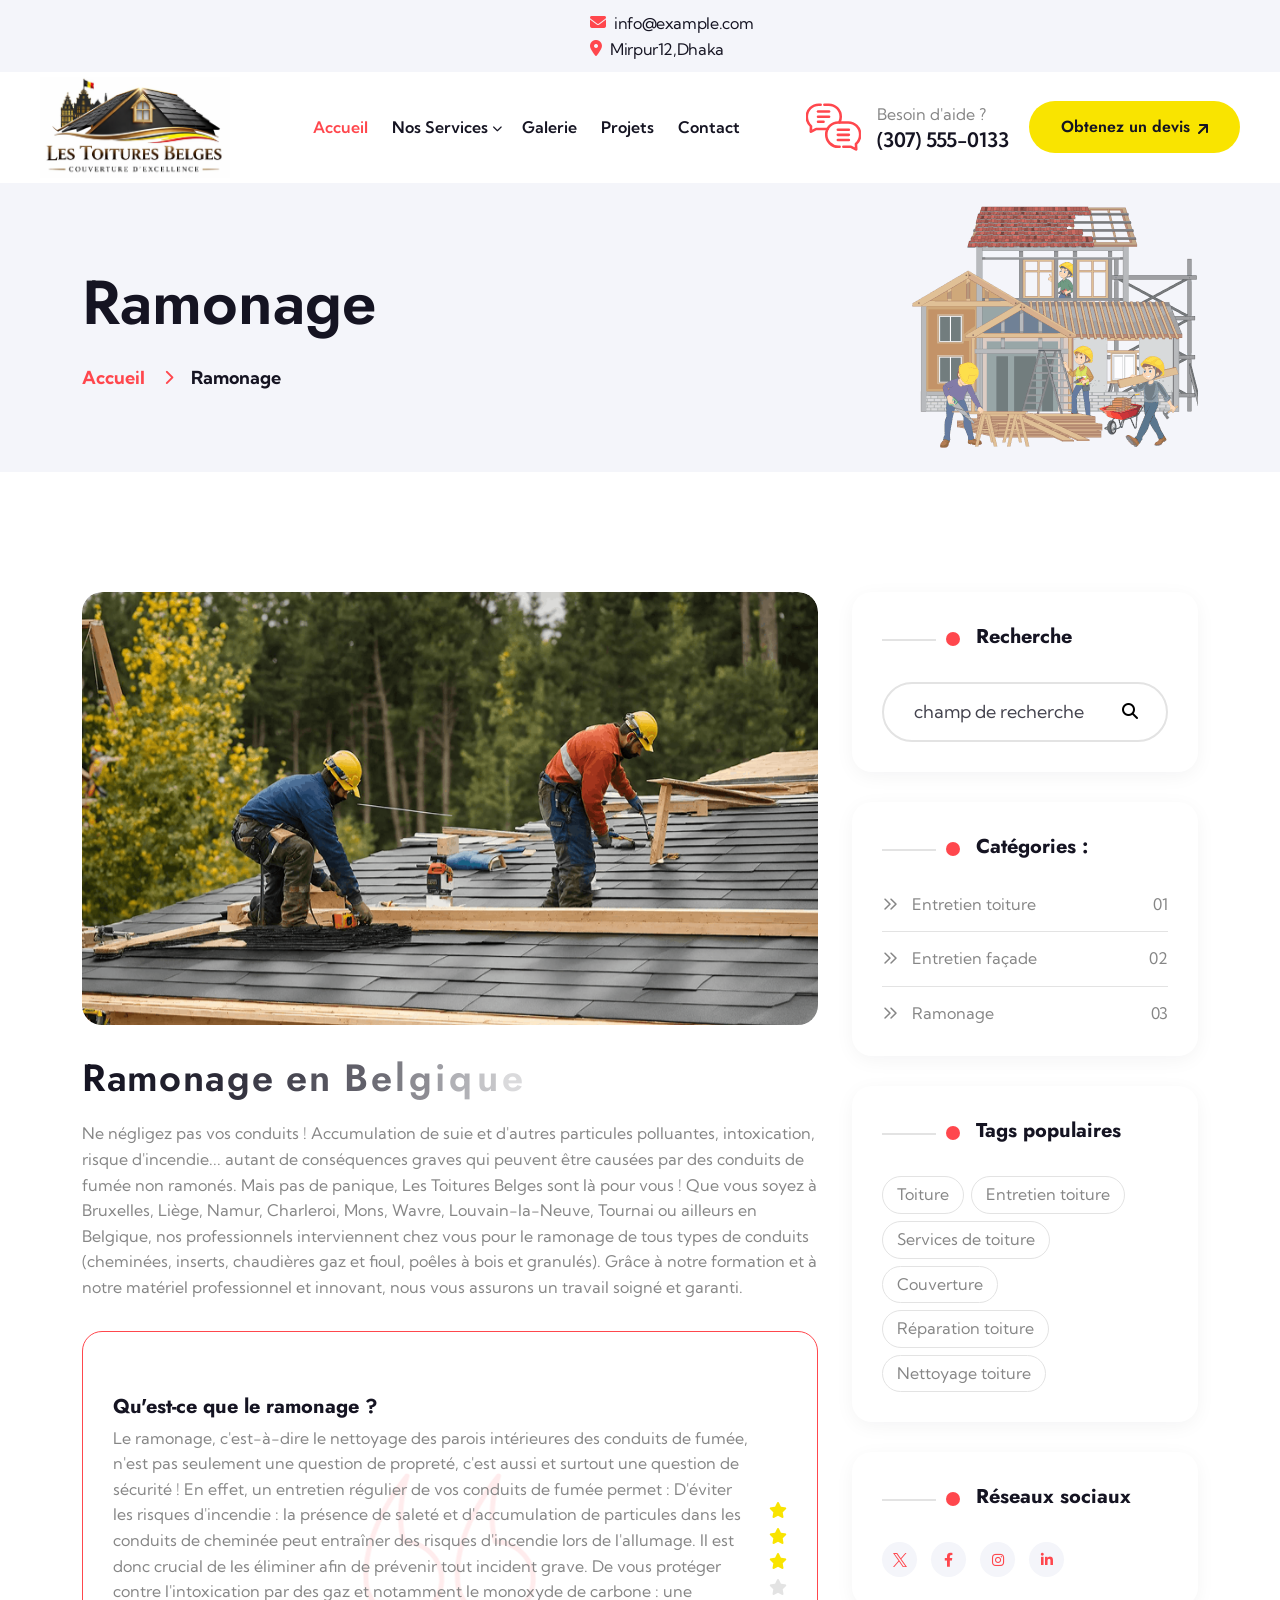
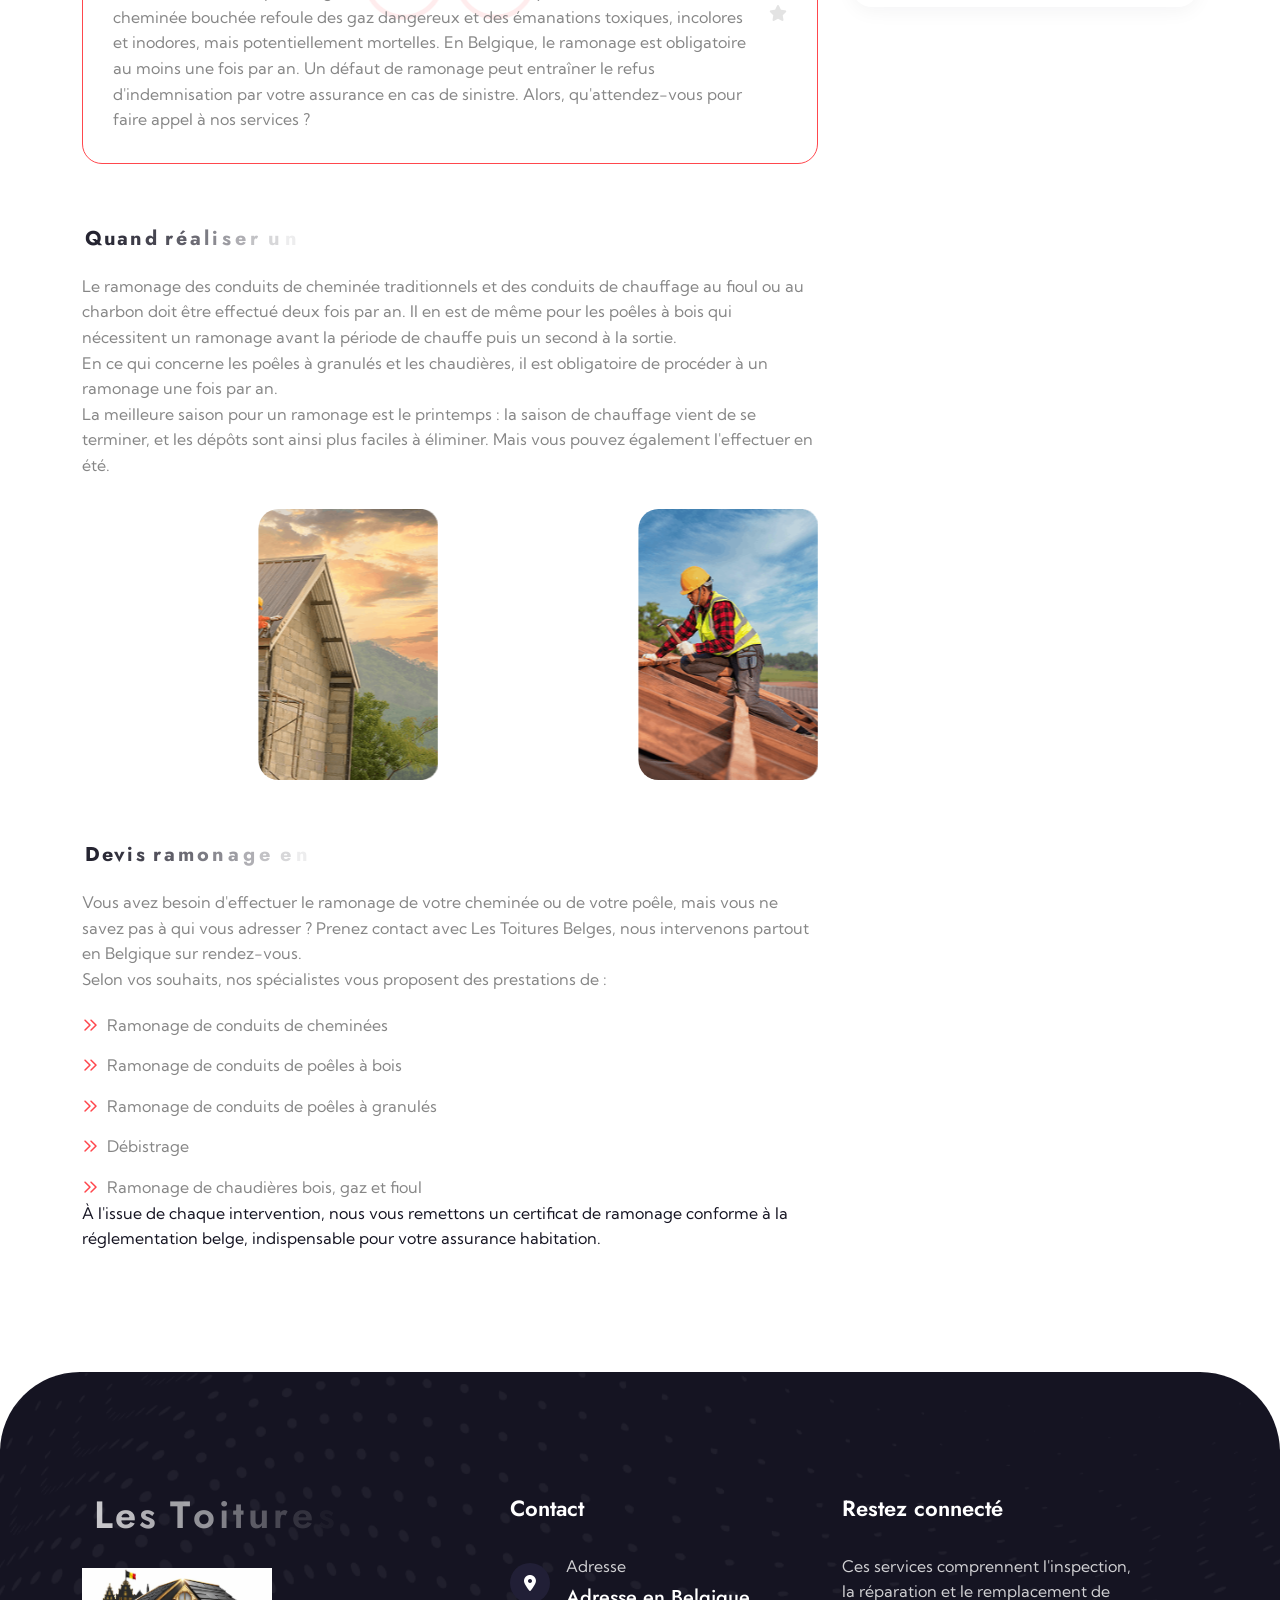
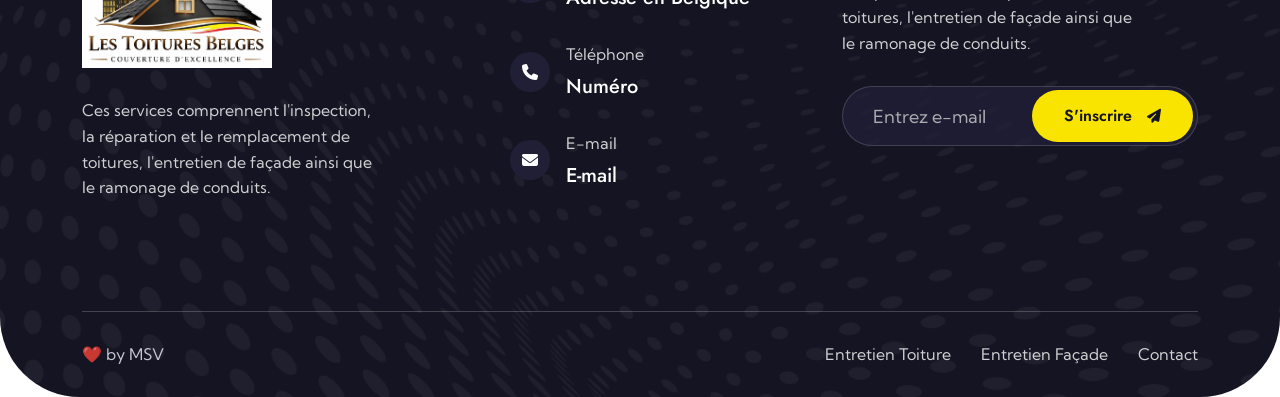
<file: ramonage.html>
<!DOCTYPE html>
<html lang="en">


<head>
    <!-- Required meta tags -->
    <meta charset="UTF-8">
    <meta http-equiv="X-UA-Compatible" content="IE=edge">
    <!-- title -->
    <title>Alcove - Roofing Services Company HTML Template</title>
    <meta name="description" content="Alcove - Roofing Services Company HTML Template">
    <meta name="viewport" content="width=device-width, initial-scale=1.0, maximum-scale=5.0, minimum-scale=1.0, user-scalable=yes">
    <!-- Favicon -->
    <link rel="shortcut icon" type="image/x-icon" href="assets/img/fevicon.svg">
    <!-- Place favicon.ico in the root directory -->

    <!-- CSS start here -->
    <link rel="stylesheet" href="assets/css/bootstrap.min.css">
    <link rel="stylesheet" href="assets/fontawsome/css/fontawesome.css">
    <link rel="stylesheet" href="assets/css/magnific-popup.css">
    <link rel="stylesheet" href="assets/css/animate.min.css">
    <link rel="stylesheet" href="assets/css/odometer.css">
    <link rel="stylesheet" href="assets/css/swiper-bundle.min.css">
    <link rel="stylesheet" href="assets/css/style.css">
    <!-- CSS end here -->

    <style>
        .log-01 {
            width: 190px;
        }
        
        .no-bullets {
            list-style: none;
            padding: 0;
        }
    </style>
</head>

<body>
    <!-- Preloader start -->
    <div class="fullpage_loader">
        <img src="assets/img/fevicon.svg" class="position-absolute top-50 start-50 translate-middle" alt="preloader-logo">
        <span class="loader">
    </span>
    </div>
    <!-- Preloader end -->
    <!-- Header section start -->
    <div id="header-fixed-height"></div>
    <header class="ep-header-section top-0 start-0 bg-white w-100">
        <!-- top header section start -->
        <div class="ep-top-header-section gray-bg d-none d-lg-block">
            <div class="container-fluid">
                <div class="row g-4">
                    <div class="col-md-8">
                        <ul class="list-unstyled contact-info d-flex flex-wrap align-items-center" style="margin-left: 550px;">
                            <li class="d-flex align-items-center gap-2 text-white">
                                <span class="icon">
                  <i class="fa-solid fa-envelope"></i>
                </span>
                                <a href="mailto:info@example.com">info@example.com</a>
                            </li>
                            <li class="d-flex align-items-center gap-2 text-white">
                                <span class="icon">
                  <i class="fa-solid fa-location-dot"></i>
                </span>
                                <a href="#">Mirpur12,Dhaka </a>
                            </li>
                        </ul>
                    </div>
                    <!-- <div class="col-md-4">
                        <ul class="list-unstyled social-icon d-flex flex-wrap justify-content-end">
                            <li>
                                <a href="#">
                                    <i class="fa-brands fa-facebook-f"></i>
                                </a>
                            </li>
                            <li>
                                <a href="#">
                                    <i class="fa-brands fa-instagram"></i>
                                </a>
                            </li>
                            <li>
                                <a href="#">
                                    <i class="fa-brands fa-twitter"></i>
                                </a>
                            </li>
                            <li>
                                <a href="#">
                                    <i class="fa-brands fa-linkedin"></i>
                                </a>
                            </li>
                        </ul>
                    </div> -->
                </div>
            </div>
        </div>
        <!-- top header section end -->
        <div id="sticky-header" class="w-100">
            <nav class="navbar w-100 p-0 navbar-expand-xl d-none d-xl-flex">
                <div class="container-fluid">
                    <a class="navbar-brand" href="index.html">
                        <img src="assets/img/logo/Les Toitures Belges logo design.png" alt="logo" class="log-01">
                    </a>
                    <button class="navbar-toggler" type="button" data-bs-toggle="collapse" data-bs-target="#navbarSupportedContent" aria-controls="navbarSupportedContent" aria-expanded="false" aria-label="Toggle navigation">
            <span class="navbar-toggler-icon"></span>
          </button>
                    <div class="collapse navbar-collapse" id="navbarSupportedContent">
                        <ul class="navbar-nav mx-auto mb-lg-0">
                            <li class="nav-item">
                                <a class="nav-link active" aria-current="page" href="index.html">
                  Accueil <i class="fas fa-chevron"></i>
                </a>

                            </li>
                            <!-- <li class="nav-item">
                <a class="nav-link" href="about.html">
          à propos de nous
                </a>
              </li> -->
                            <li class="nav-item">
                                <a class="nav-link" href="#">
                Nos Services <i class="fas fa-chevron-down"></i>
                </a>
                                <ul class="sub-menu list-unstyled">
                                    <li>
                                        <a href="service.html">ENTRETIEN TOITURE</a>
                                    </li>
                                    <li>
                                        <a href="Entretien-façade.html">ENTRETIEN FAÇADE</a>
                                    </li>

                                    <li>
                                        <a href="ramonage.html">RAMONAGE</a>
                                    </li>
                                </ul>

                            </li>

                            <li class="nav-item">
                                <a class="nav-link" href="Gallery.html">
                 Galerie <i class="fas fa-chevron"></i>
                </a>

                            </li>

                            <li class="nav-item">
                                <a class="nav-link" href="./project-details.html">
             Projets <i class="fas fa-chevron"></i>
                </a>

                            </li>
                            <li class="nav-item">
                                <a class="nav-link" href="contact.html">
              Contact
                </a>
                            </li>
                        </ul>
                        <div class="menu-right-info d-flex align-items-center justify-content-end">
                            <a href="tel:307-555-0133" class="need-help d-flex align-items-center gap-3">
                                <span class="icon flex-shrink-0">
                  <img src="assets/img/icons/message.svg" alt="message">
                </span>
                                <span class="text d-block">
                  Besoin d'aide ?
                  <span class="number d-block">(307) 555-0133</span>
                                </span>
                            </a>
                            <a href="contact.html" class="theme-btn style2 d-inline-flex align-items-center gap-2 justify-content-center rounded-pill hover-effect-btn">
       Obtenez un devis

                <span class="theme-btn-icon">
                  <svg class="su-arrow-svg-top-right" width="10" height="10" viewBox="0 0 10 10" fill="none"
                    xmlns="http://www.w3.org/2000/svg">
                    <path
                      d="M10 1V8C10 8.29167 9.90625 8.53125 9.71875 8.71875C9.53125 8.90625 9.29167 9 9 9C8.70833 9 8.46875 8.90625 8.28125 8.71875C8.09375 8.53125 8 8.29167 8 8V3.40625L1.71875 9.71875C1.51042 9.90625 1.27083 10 1 10C0.729167 10 0.489583 9.90625 0.28125 9.71875C0.09375 9.51042 0 9.27083 0 9C0 8.72917 0.09375 8.48958 0.28125 8.28125L6.59375 2H2C1.70833 2 1.46875 1.90625 1.28125 1.71875C1.09375 1.53125 1 1.29167 1 1C1 0.708333 1.09375 0.46875 1.28125 0.28125C1.46875 0.09375 1.70833 0 2 0H9C9.29167 0 9.53125 0.09375 9.71875 0.28125C9.90625 0.46875 10 0.708333 10 1Z"
                      fill="currentColor"></path>
                    <path
                      d="M10 1V8C10 8.29167 9.90625 8.53125 9.71875 8.71875C9.53125 8.90625 9.29167 9 9 9C8.70833 9 8.46875 8.90625 8.28125 8.71875C8.09375 8.53125 8 8.29167 8 8V3.40625L1.71875 9.71875C1.51042 9.90625 1.27083 10 1 10C0.729167 10 0.489583 9.90625 0.28125 9.71875C0.09375 9.51042 0 9.27083 0 9C0 8.72917 0.09375 8.48958 0.28125 8.28125L6.59375 2H2C1.70833 2 1.46875 1.90625 1.28125 1.71875C1.09375 1.53125 1 1.29167 1 1C1 0.708333 1.09375 0.46875 1.28125 0.28125C1.46875 0.09375 1.70833 0 2 0H9C9.29167 0 9.53125 0.09375 9.71875 0.28125C9.90625 0.46875 10 0.708333 10 1Z"
                      fill="currentColor"></path>
                  </svg>
                </span>
              </a>
                        </div>
                    </div>
                </div>
            </nav>

            <!-- mobile navbar part start -->
            <div class="mobile-menu-area d-block d-xl-none">
                <div class="container">
                    <div class="mobile-topbar">
                        <div class="d-flex justify-content-between align-items-center">
                            <div class="logo">
                                <a href="index.html"> <img src="assets/img/logo/Les Toitures Belges logo design.png" alt="logo" class="log-01"></a>
                            </div>
                            <div class="bars">
                                <i class="fas fa-bars"></i>
                            </div>
                        </div>
                    </div>
                </div>
                <div class="mobile-menu-overlay"></div>
                <div class="mobile-menu-main">
                    <div class="logo">
                        <a href="index.html"><img src="assets/img/logo/Les Toitures Belges logo design.png" alt="logo" class="log-01"></a>
                    </div>
                    <div class="close-mobile-menu"><i class="fas fa-times"></i></div>
                    <div class="menu-body">
                        <div class="menu-list">
                            <ul class="list-unstyled">
                                <li class="sub-mobile-menu">
                                    <a href="index.html">   Accueil <i class=""></i></a>

                                </li>
                                <!-- <li class="sub-mobile-menu">
                  <a href="about.html">à propos de nous</a>
                </li> -->
                                <li class="sub-mobile-menu">
                                    <a href="#">Nos Services <i class="fas fa-chevron-down float-end"></i></a>
                                    <ul class="list-unstyled">
                                        <li>
                                            <a href="service.html">ENTRETIEN TOITURE</a>
                                        </li>
                                        <li>
                                            <a href="Entretien-façade.html">ENTRETIEN FAÇADE</a>
                                        </li>

                                        <li>
                                            <a href="ramonage.html">RAMONAGE</a>
                                        </li>


                                    </ul>
                                </li>
                                <li class="sub-mobile-menu">
                                    <a href="#">Galerie <i class=""></i></a>

                                </li>


                                <li class="sub-mobile-menu">
                                    <a href="contact.html">Contact</a>
                                </li>
                            </ul>
                        </div>
                    </div>
                    <div class="contact-info pt-4 px-3 pb-5">
                        <h4 class="contact-title heading-four">Contact Info</h4>
                        <ul class="list-unstyled">
                            <li class="d-flex align-items-center gap-3">
                                <div class="icon-box d-flex align-items-center justify-content-center rounded-pill flex-shrink-0">
                                    <i class="fa-solid fa-phone"></i>
                                </div>
                                <div class="info">
                                    <h5 class="info-label">
                                        Call Now</h5>
                                    <a href="tel:(629)555-0129" class="info-text">000000000</a>
                                </div>
                            </li>
                            <li class="d-flex align-items-center gap-3">
                                <div class="icon-box d-flex align-items-center justify-content-center rounded-pill flex-shrink-0">
                                    <i class="fa-solid fa-envelope"></i>
                                </div>
                                <div class="info">
                                    <h5 class="info-label">Email Us</h5>
                                    <a href="mailto:tim.jennings@example.com" class="info-text">roof@info.com</a>
                                </div>
                            </li>
                            <li class="d-flex align-items-center gap-3">
                                <div class="icon-box d-flex align-items-center justify-content-center rounded-pill flex-shrink-0">
                                    <i class="fa-solid fa-location-dot"></i>
                                </div>
                                <div class="info">
                                    <h5 class="info-label">Office Location</h5>
                                    <a href="#" class="info-text">xyz location </a>
                                </div>
                            </li>
                        </ul>
                    </div>
                </div>
            </div>
            <!-- mobile navbar part end -->
        </div>
    </header>
    <!-- Header section end -->

    <!-- Main area start -->
    <main>
        <!-- Page header section start -->
        <section class="ep-page-header-section gray-bg position-relative z-1">
            <div class="container">
                <div class="row">
                    <div class="col-lg-8 align-self-center mx-auto">
                        <div class="text">
                            <h1 class="heading-two pb-30 split-text right">Ramonage</h1>
                            <ul class="bread-crumb list-unstyled d-flex flex-wrap justify-content-start">
                                <li><a href="index.html">Accueil</a></li>
                                <li>Ramonage</li>
                            </ul>
                        </div>
                    </div>
                    <div class="col-lg-4 d-none d-lg-block">
                        <div class="page-image text-end">
                            <img src="assets/img/images/page-header-img.png" alt="page-header-img" class="img-fluid w-100">
                        </div>
                    </div>
                </div>
            </div>
        </section>
        <!-- Page header section end -->
        <!-- Blog details section start -->
        <section class="ep-blog-details-section py-120">
            <div class="container">
                <div class="row">
                    <div class="col-xl-8 col-lg-10 mx-auto mx-xl-0">
                        <div class="blog-details-img pb-30 rounded-20 overflow-hidden">
                            <div class="reveal zoom-out rounded-20">
                                <img src="assets/img/blog/blog-details-img.png" alt="blog-details-img" class="img-fluid w-100">
                            </div>
                        </div>

                        <div class="blog-content">
                            <h2 class="heading-three pb-20 split-text right">Ramonage en Belgique</h2>
                            <p>

                                Ne négligez pas vos conduits ! Accumulation de suie et d'autres particules polluantes, intoxication, risque d'incendie... autant de conséquences graves qui peuvent être causées par des conduits de fumée non ramonés. Mais pas de panique, Les Toitures Belges
                                sont là pour vous ! Que vous soyez à Bruxelles, Liège, Namur, Charleroi, Mons, Wavre, Louvain-la-Neuve, Tournai ou ailleurs en Belgique, nos professionnels interviennent chez vous pour le ramonage de tous types de conduits
                                (cheminées, inserts, chaudières gaz et fioul, poêles à bois et granulés). Grâce à notre formation et à notre matériel professionnel et innovant, nous vous assurons un travail soigné et garanti.


                            </p>

                            <blockquote>

                                <div class="bottom-info mt-30 d-flex align-items-center justify-content-between gap-3">
                                    <div class="info">
                                        <h3 class="heading-four pb-1">Qu'est-ce que le ramonage ?
                                        </h3>
                                        <p>
                                            Le ramonage, c'est-à-dire le nettoyage des parois intérieures des conduits de fumée, n'est pas seulement une question de propreté, c'est aussi et surtout une question de sécurité ! En effet, un entretien régulier de vos conduits de fumée permet : D'éviter
                                            les risques d'incendie : la présence de saleté et d'accumulation de particules dans les conduits de cheminée peut entraîner des risques d'incendie lors de l'allumage. Il est donc crucial de les éliminer afin
                                            de prévenir tout incident grave. De vous protéger contre l'intoxication par des gaz et notamment le monoxyde de carbone : une cheminée bouchée refoule des gaz dangereux et des émanations toxiques, incolores
                                            et inodores, mais potentiellement mortelles. En Belgique, le ramonage est obligatoire au moins une fois par an. Un défaut de ramonage peut entraîner le refus d'indemnisation par votre assurance en cas de sinistre.
                                            Alors, qu'attendez-vous pour faire appel à nos services ?



                                        </p>
                                    </div>
                                    <div class="rating">
                                        <i class="fa-solid fa-star"></i>
                                        <i class="fa-solid fa-star"></i>
                                        <i class="fa-solid fa-star"></i>
                                        <i class="fa-solid fa-star no-rate"></i>
                                        <i class="fa-solid fa-star no-rate"></i>
                                    </div>
                                </div>
                                <span class="quote"><img src="assets/img/blog/quote.png" alt="quote"></span>
                            </blockquote>

                            <h3 class="heading-four pt-30 pb-20 split-text right">Quand réaliser un ramonage chez soi ?
                            </h3>
                            <p>

                                Le ramonage des conduits de cheminée traditionnels et des conduits de chauffage au fioul ou au charbon doit être effectué deux fois par an. Il en est de même pour les poêles à bois qui nécessitent un ramonage avant la période de chauffe puis un second
                                à la sortie. <br> En ce qui concerne les poêles à granulés et les chaudières, il est obligatoire de procéder à un ramonage une fois par an. <br> La meilleure saison pour un ramonage est le
                                printemps : la saison de chauffage vient de se terminer, et les dépôts sont ainsi plus faciles à éliminer. Mais vous pouvez également l'effectuer en été.


                            </p>

                            <div class="row g-4 py-30">
                                <div class="col-sm-6">
                                    <div class="img rounded-20 overflow-hidden reveal right">
                                        <img src="assets/img/blog/blog-details-inner-img-1.png" alt="blog-details-img" class="img-fluid w-100">
                                    </div>
                                </div>
                                <div class="col-sm-6">
                                    <div class="img rounded-20 overflow-hidden reveal right">
                                        <img src="assets/img/blog/blog-details-inner-img-2.png" alt="blog-details-img" class="img-fluid w-100">
                                    </div>
                                </div>
                            </div>
                            <h3 class="heading-four pt-30 pb-20 split-text right">Devis ramonage en Belgique
                            </h3>
                            <p>

                                Vous avez besoin d'effectuer le ramonage de votre cheminée ou de votre poêle, mais vous ne savez pas à qui vous adresser ? Prenez contact avec Les Toitures Belges, nous intervenons partout en Belgique sur rendez-vous.<br>                                Selon vos souhaits, nos spécialistes vous proposent des prestations de :
                                <ul class="no-bullets">
                                    <li>Ramonage de conduits de cheminées </li>
                                    <li>Ramonage de conduits de poêles à bois
                                    </li>
                                    <li>Ramonage de conduits de poêles à granulés
                                    </li>
                                    <li>Débistrage</li>


                                    <li>Ramonage de chaudières bois, gaz et fioul
                                    </li>
                                </ul>


                                À l'issue de chaque intervention, nous vous remettons un certificat de ramonage conforme à la réglementation belge, indispensable pour votre assurance habitation.

                            </p>
                        </div>

                    </div>
                    <div class="col-xl-4 col-lg-10 mx-auto mx-xl-0 mt-5 mt-xl-0">
                        <aside class="blog-sidebar">
                            <div class="sidebar-widget rounded-20">
                                <h3 class="heading-four widget-title pb-30">Recherche</h3>
                                <form action="#">
                                    <div class="input-group black">
                                        <input type="text" class="form-control shadow-none rounded-pill" placeholder="champ de recherche">
                                        <button type="submit" class="bg-transparent border-0 position-absolute z-1 top-50 translate-middle-y"><i
                        class="fa-solid fa-magnifying-glass"></i></button>
                                    </div>
                                </form>
                            </div>

                            <div class="sidebar-widget rounded-20">
                                <h3 class="heading-four widget-title pb-30">Catégories :</h3>
                                <div class="category-list">
                                    <ul class="list-unstyled">
                                        <li>
                                            <a href="service.html" class="d-flex rounded-pill justify-content-between align-items-center gap-3">
                    Entretien toiture
                      </a> 01
                                        </li>
                                        <li>
                                            <a href="Entretien-façade.html" class="d-flex rounded-pill justify-content-between align-items-center gap-3">
                       Entretien façade
                      </a> 02
                                        </li>
                                        <li>
                                            <a href="ramonage.html" class="d-flex rounded-pill justify-content-between align-items-center gap-3">
                     Ramonage
                      </a> 03
                                        </li>


                                    </ul>
                                </div>
                            </div>
                            <div class="sidebar-widget rounded-20">
                                <h3 class="heading-four widget-title pb-30">Tags populaires</h3>
                                <ul class="list-unstyled blog-tags d-flex align-items-center flex-wrap">
                                    <li><a href="#">Toiture</a></li>
                                    <li><a href="#">Entretien toiture</a></li>
                                    <li><a href="#">Services de toiture</a></li>
                                    <li><a href="#">Couverture</a></li>
                                    <li><a href="#">Réparation toiture</a></li>
                                    <li><a href="#">Nettoyage toiture</a></li>
                                </ul>
                            </div>
                            <div class="sidebar-widget rounded-20">
                                <h4 class="heading-four widget-title pb-30">Réseaux sociaux </h4>
                                <div class="blog-social-box">
                                    <ul class="list-unstyled d-flex flex-wrap align-items-center">
                                        <li>
                                            <a href="#">
                                                <svg xmlns="http://www.w3.org/2000/svg" width="14" height="14" viewBox="0 0 16 16" fill="none">
                          <path
                            d="M9.52217 6.77491L15.4785 0H14.0671L8.89516 5.88256L4.76437 0H0L6.24656 8.89547L0 16H1.41155L6.87321 9.78782L11.2356 16H16L9.52183 6.77491H9.52217ZM7.58887 8.97384L6.95596 8.08805L1.92015 1.03974H4.0882L8.15216 6.72795L8.78507 7.61374L14.0677 15.0075H11.8997L7.58887 8.97418V8.97384Z"
                            fill="currentColor" />
                        </svg>
                                            </a>
                                        </li>
                                        <li>
                                            <a href="#">
                                                <i class="fa-brands fa-facebook-f"></i>
                                            </a>
                                        </li>
                                        <li>
                                            <a href="#">
                                                <i class="fa-brands fa-instagram"></i>
                                            </a>
                                        </li>
                                        <li>
                                            <a href="#">
                                                <i class="fa-brands fa-linkedin-in"></i>
                                            </a>
                                        </li>
                                    </ul>
                                </div>
                            </div>
                        </aside>
                    </div>
                </div>
            </div>
        </section>
        <!-- Blog details section end -->
    </main>
    <!-- Main area end -->
    <!-- Back to top button start -->
    <button class="scroll-to-top position-fixed">
    <i class="fas fa-chevron-up"></i>
  </button>
    <!-- Back to top button end -->
    <!-- Footer section start -->
    <footer class="ep-footer-section">
        <div class="footer-bg black-bg rounded-80" data-background="assets/img/bg/footer-one-bg.png">
            <div class="container">
                <div class="row g-4">
                    <div class="col-xxl-4 col-lg-4">
                        <div class="footer-widget footer-about">
                            <h3 class="heading-three text-white footer-title split-text right pb-30"> Les Toitures Belges </h3>
                            <div class="logo pb-30">
                                <a href="index.html">
                                    <img src="assets/img/logo/Les Toitures Belges logo design.png" alt="logo-white" class="log-01">
                                </a>
                            </div>
                            <p class="pb-30 text-white">Ces services comprennent l'inspection, la réparation et le remplacement de toitures, l'entretien de façade ainsi que le ramonage de conduits.</p>
                            <!-- <ul class="list-unstyled social-icon d-flex flex-wrap gap-2">
                                <li>
                                    <a href="#">
                                        <i class="fa-brands fa-facebook-f"></i>
                                    </a>
                                </li>
                                <li>
                                    <a href="#">
                                        <i class="fa-brands fa-instagram"></i>
                                    </a>
                                </li>
                                <li>
                                    <a href="#">
                                        <i class="fa-brands fa-twitter"></i>
                                    </a>
                                </li>
                                <li>
                                    <a href="#">
                                        <i class="fa-brands fa-linkedin"></i>
                                    </a>
                                </li>
                            </ul> -->
                        </div>
                    </div>
                    <div class="col-xxl-4 col-lg-4">
                        <div class="footer-widget contact-widget ps-xl-5 ps-xxl-4">
                            <h3 class="heading-five text-white pb-30">Contact</h3>
                            <ul class="list-unstyled">
                                <li class="d-flex align-items-center gap-3">
                                    <div class="icon flex-shrink-0"><i class="fa-solid fa-location-dot"></i></div>
                                    <div class="text">
                                        <p>Adresse</p>
                                        <h4 class="heading-six contact-title">
                                            <a href="#">Adresse en Belgique</a>
                                        </h4>
                                    </div>
                                </li>
                                <li class="d-flex align-items-center gap-3">
                                    <div class="icon flex-shrink-0"><i class="fa-solid fa-phone"></i></div>
                                    <div class="text">
                                        <p>Téléphone</p>
                                        <h4 class="heading-six contact-title">
                                            <a href="tel:3454-678-910">Numéro</a>
                                        </h4>
                                    </div>
                                </li>
                                <li class="d-flex align-items-center gap-3">
                                    <div class="icon flex-shrink-0"><i class="fa-solid fa-envelope"></i></div>
                                    <div class="text">
                                        <p> E-mail</p>
                                        <h4 class="heading-six contact-title">
                                            <a href="mailto:jackson.graham@example.com">E-mail</a>
                                        </h4>
                                    </div>
                                </li>
                            </ul>
                        </div>
                    </div>
                    <div class="col-xxl-4 col-lg-4">
                        <div class="footer-widget">
                            <h3 class="heading-five text-white pb-30">Restez connecté
                            </h3>
                            <p class="pb-30 text-white">Ces services comprennent l'inspection, la réparation et le remplacement de toitures, l'entretien de façade ainsi que le ramonage de conduits.
                            </p>

                            <form action="#">
                                <div class="input-group newsletter position-relative">
                                    <input type="email" class="form-control shadow-none rounded-pill w-100" placeholder="Entrez e-mail ">
                                    <button type="submit" class="theme-btn position-absolute top-50 translate-middle-y flex-shrink-0 style2 border-0 d-inline-flex align-items-center gap-2 justify-content-center rounded-pill hover-effect-btn">
                    S'inscrire

                    <i class="fa-solid fa-paper-plane"></i>
                  </button>
                                </div>
                            </form>
                        </div>
                    </div>
                </div>
                <div class="footer-btm">
                    <div class="row g-3">
                        <div class="col-lg-6">
                            <div class="footer-copyright text-center text-lg-start">
                                <p><a href="https://agence-msv.fr/" style="color: aliceblue;">❤️ by MSV</a></p>
                            </div>
                        </div>
                        <div class="col-lg-6">
                            <div class="footer-menu">
                                <ul class="list-unstyled d-flex flex-wrap justify-content-center justify-content-lg-end align-items-center">
                                    <li><a href="service.html"> Entretien Toiture</a></li>
                                    <li><a href="Entretien-façade.html">Entretien Façade</a></li>
                                    <li><a href="contact.html">Contact</a></li>
                                </ul>
                            </div>
                        </div>
                    </div>
                </div>
            </div>
        </div>
    </footer>
    <!-- Footer section end -->

    <!-- JS start here -->
    <script src="assets/js/vendor/jquery-3.6.0.min.js"></script>
    <script src="assets/js/bootstrap.bundle.min.js"></script>
    <script src="assets/js/gsap.js"></script>
    <script src="assets/js/gsap-scroll-trigger.js"></script>
    <script src="assets/js/gsap-split-text.js"></script>
    <script src="assets/js/jquery.appear.js"></script>
    <script src="assets/js/jquery.odometer.min.js"></script>
    <script src="assets/js/jquery.magnific-popup.min.js"></script>
    <script src="assets/js/ajax-form.js"></script>
    <script src="assets/js/swiper-bundle.min.js"></script>
    <script src="assets/js/script.js"></script>
    <!-- JS end here -->
</body>


</html>
</file>
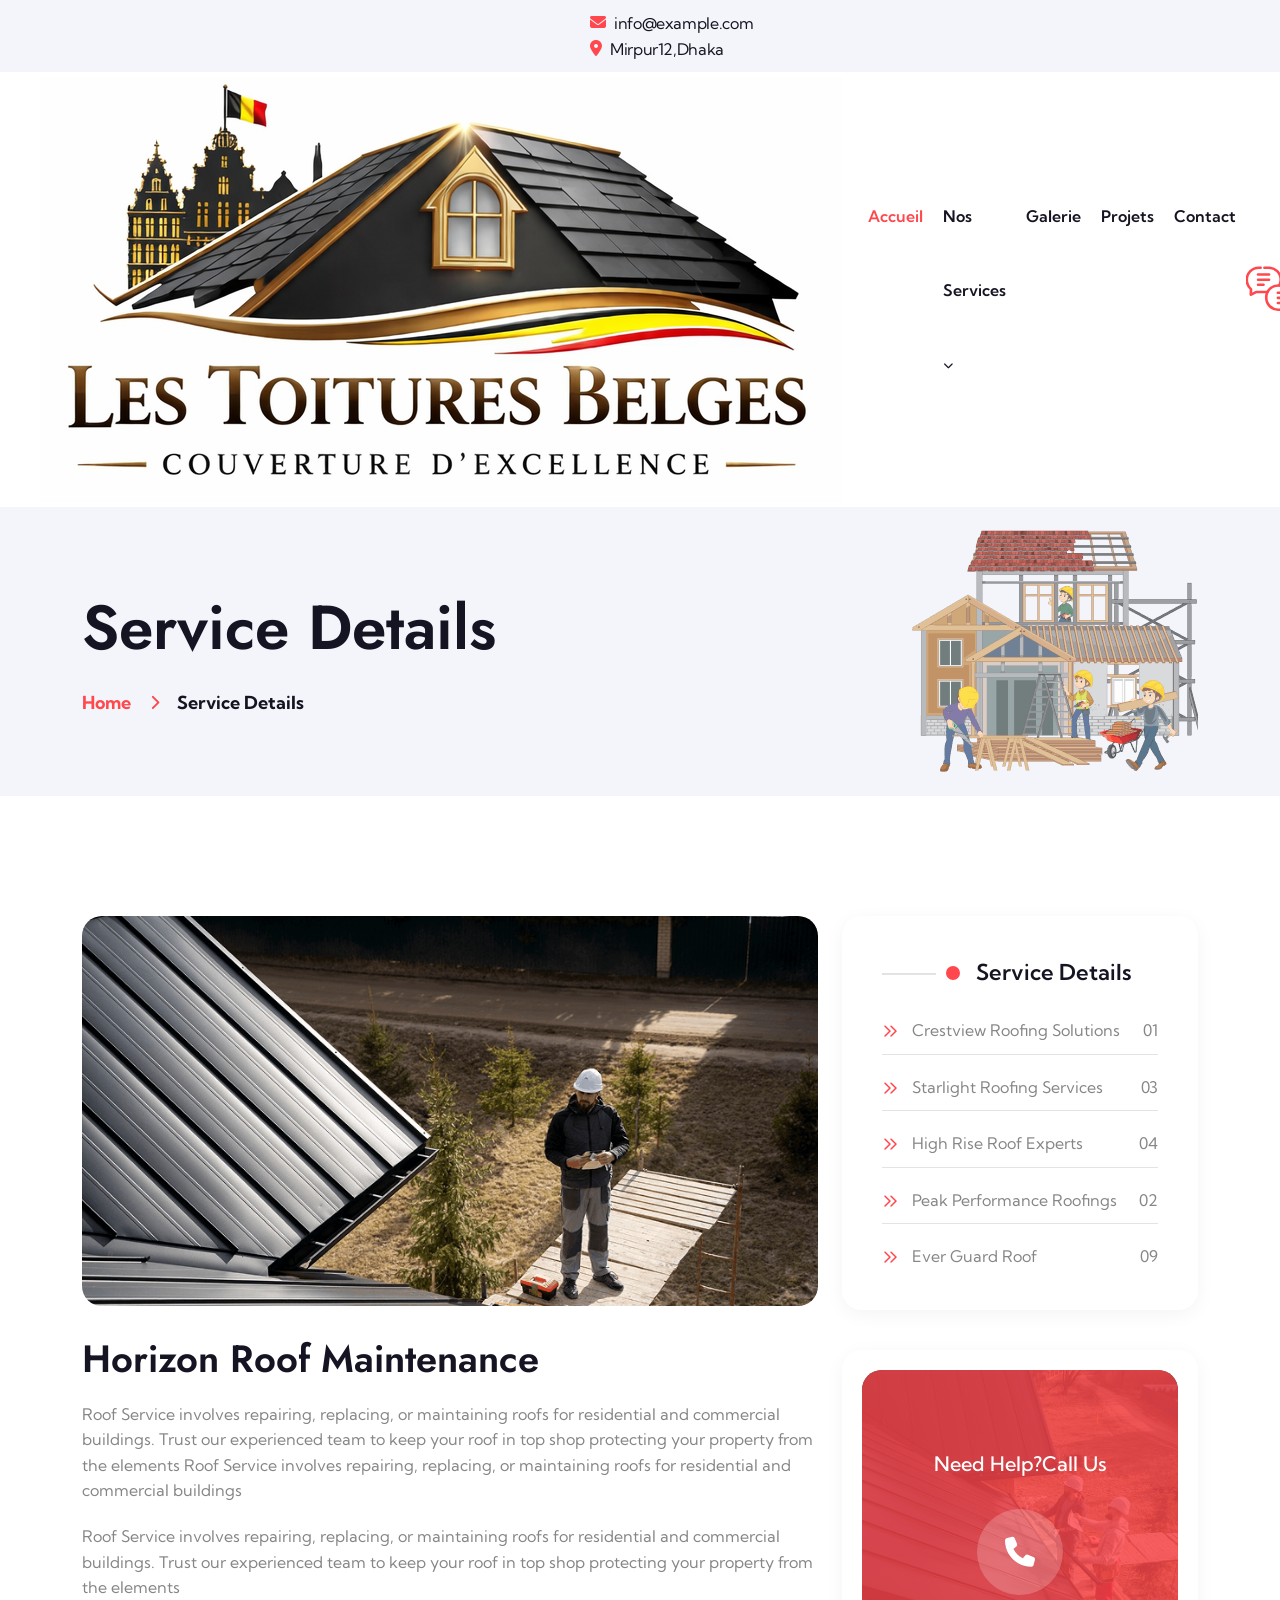
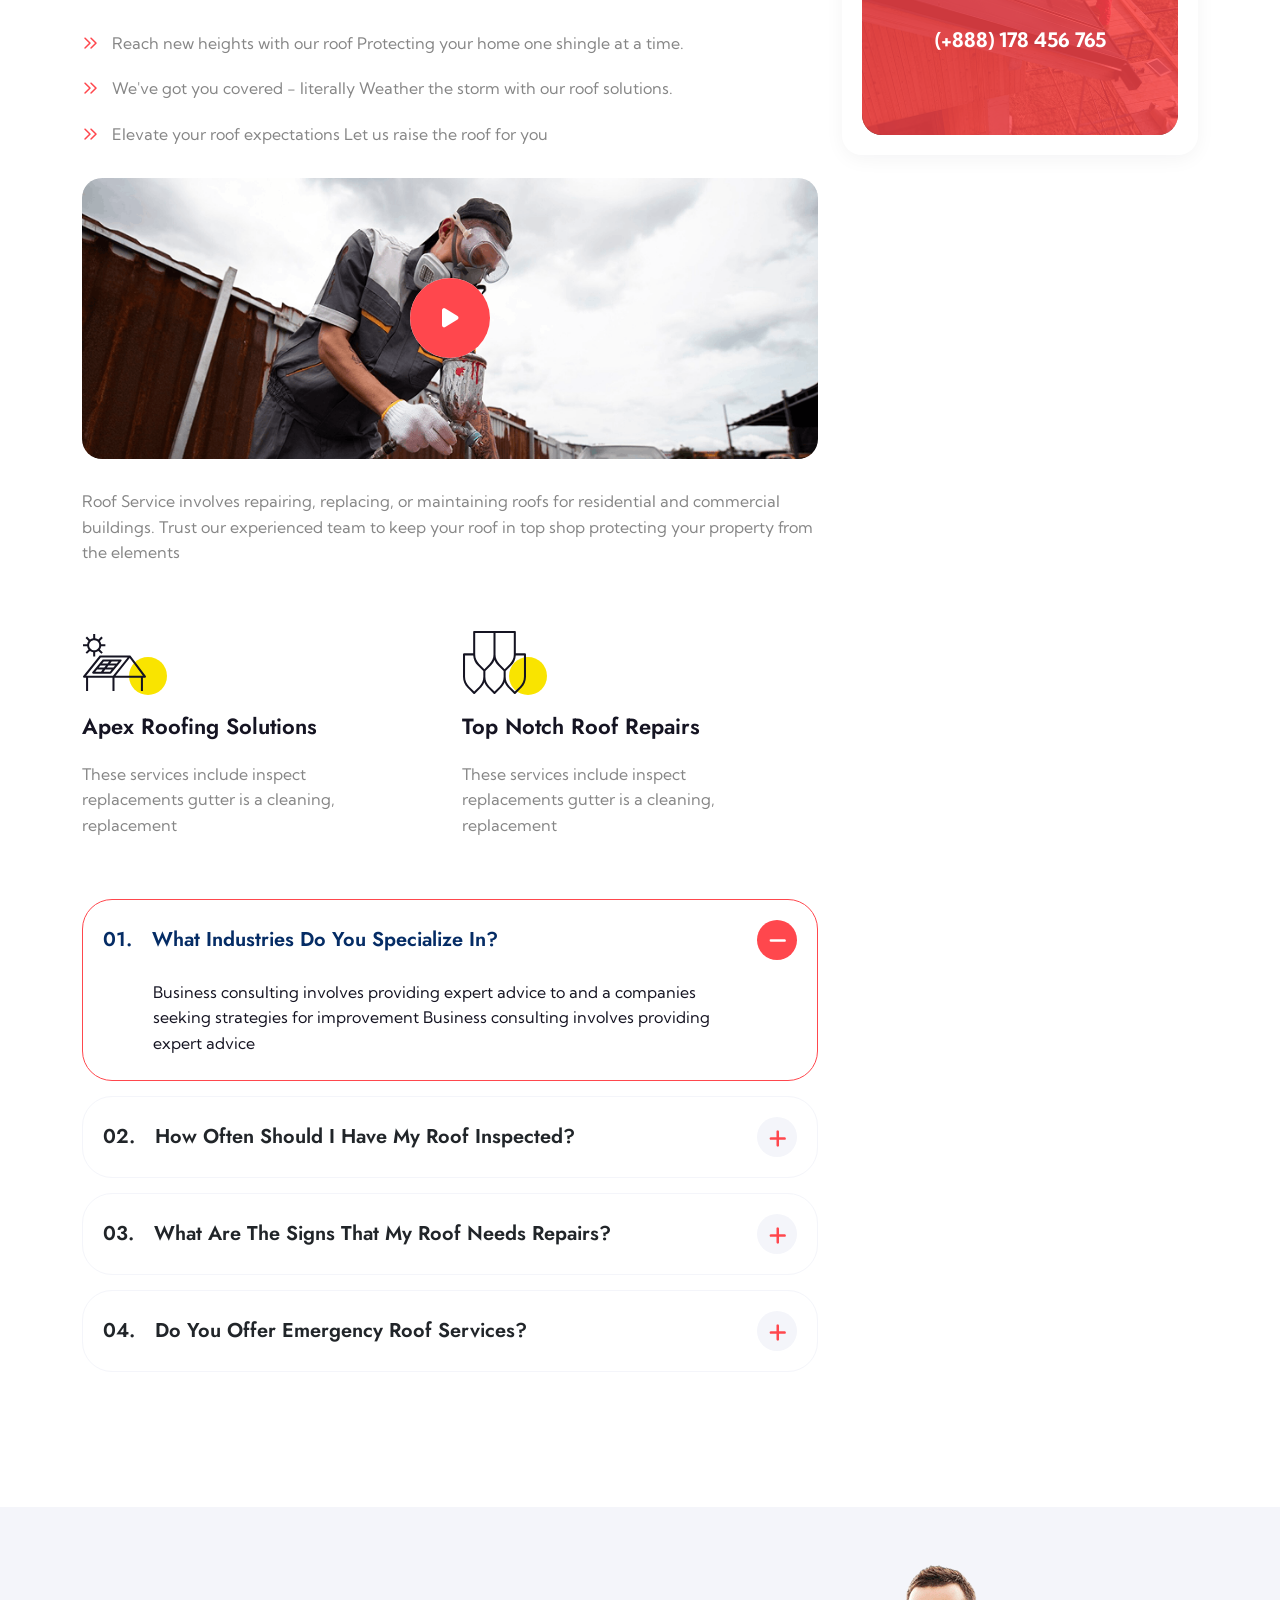
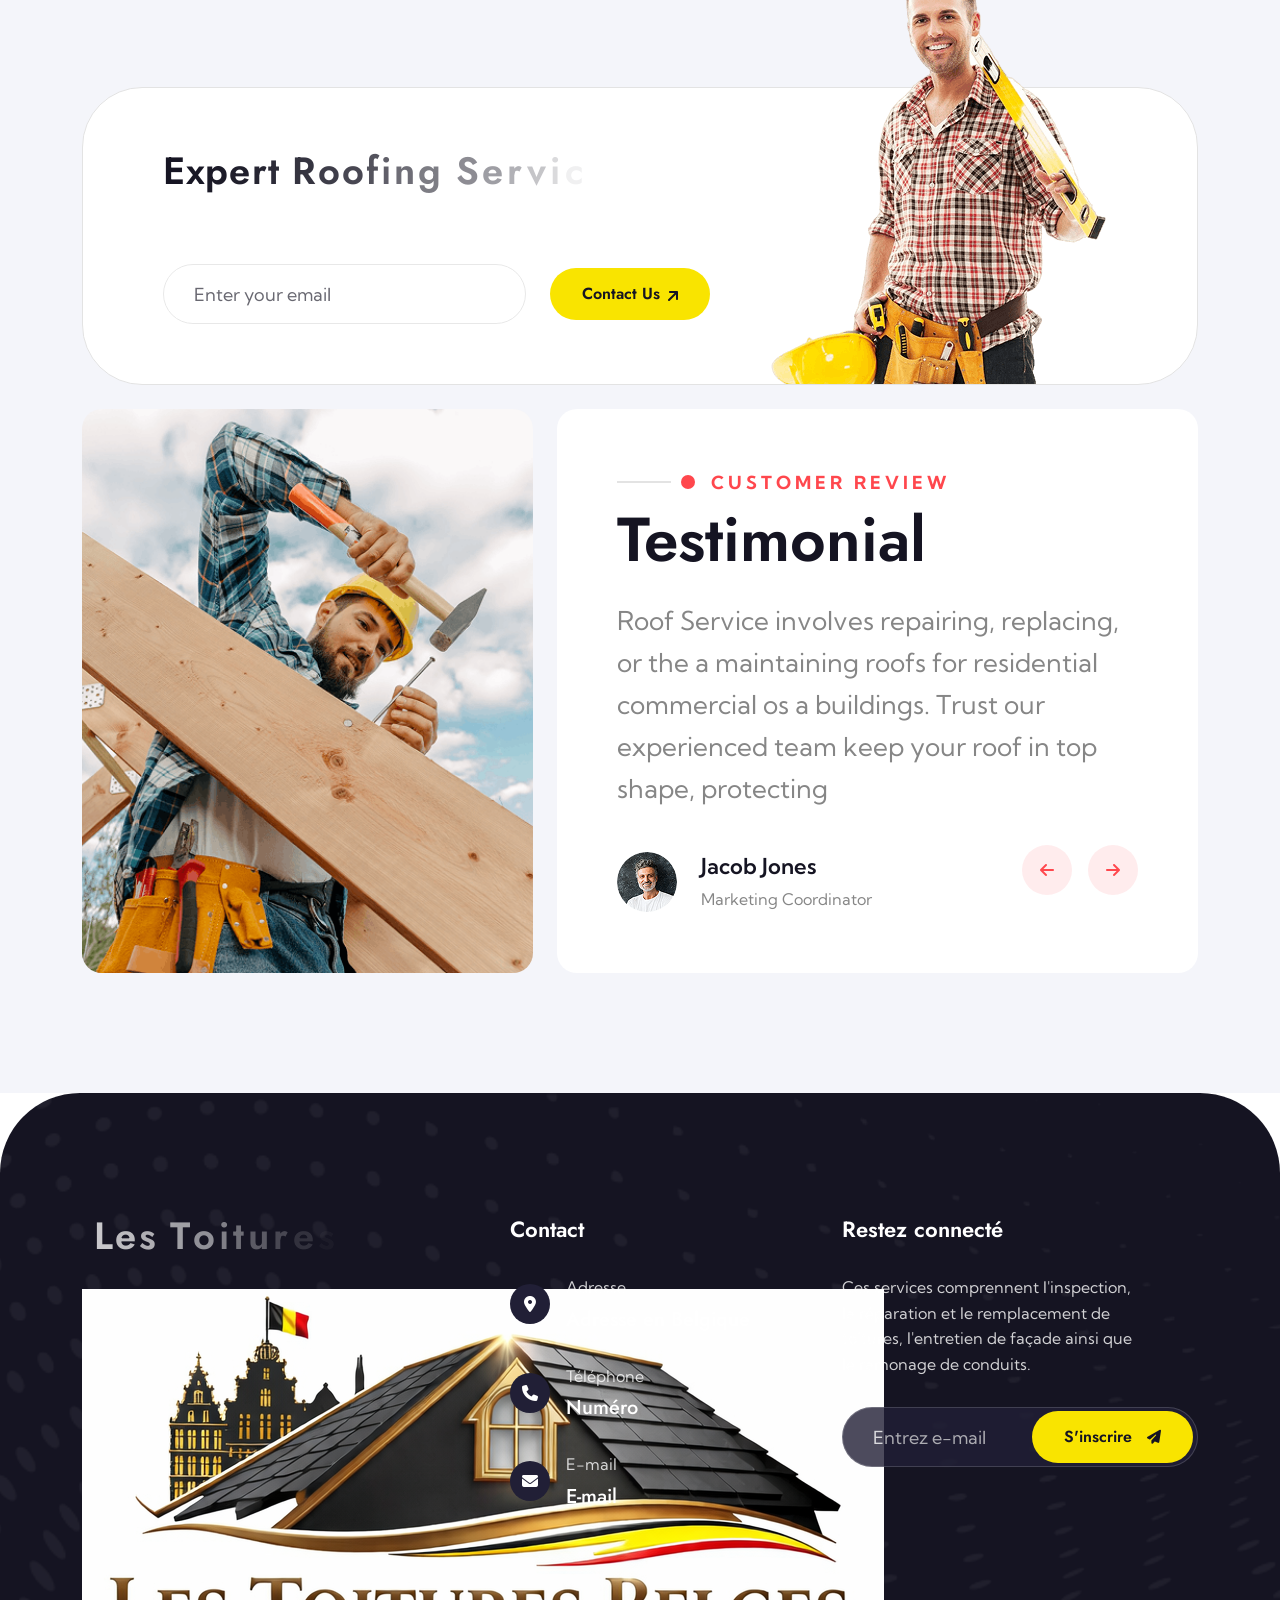
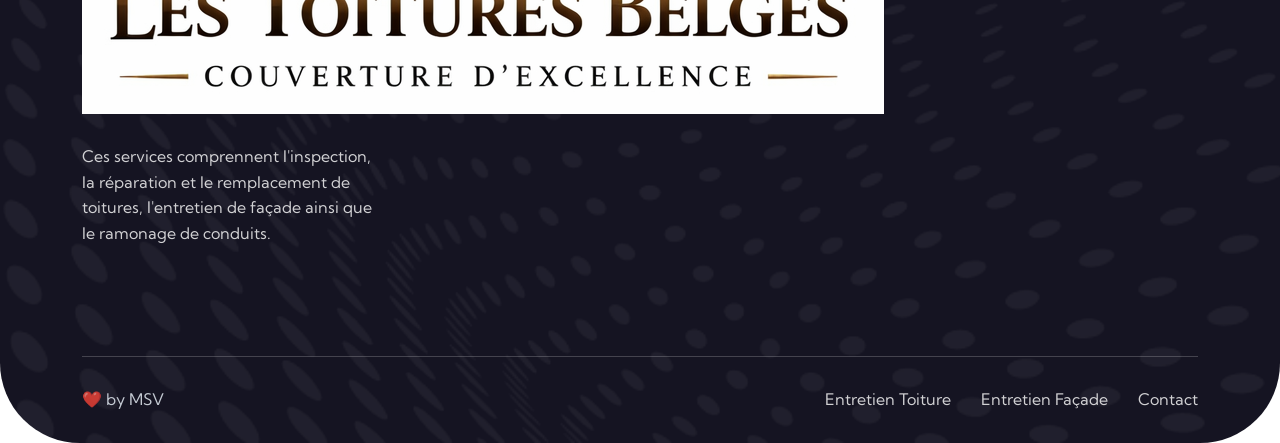
<file: service-details.html>
<!doctype html>
<html lang="en">
<!-- Mirrored from elegantpixelstheme.com/alcove/service-details.html by HTTrack Website Copier/3.x [XR&CO'2014], Fri, 27 Mar 2026 06:26:00 GMT -->

<head>
    <!-- Required meta tags -->
    <meta charset="UTF-8" />
    <meta http-equiv="X-UA-Compatible" content="IE=edge" />
    <!-- title -->
    <title>Alcove - Roofing Services Company HTML Template</title>
    <meta name="description" content="Alcove - Roofing Services Company HTML Template" />
    <meta name="viewport" content="width=device-width, initial-scale=1.0, maximum-scale=5.0, minimum-scale=1.0, user-scalable=yes" />
    <!-- Favicon -->
    <link rel="shortcut icon" type="image/x-icon" href="assets/img/fevicon.svg" />
    <!-- Place favicon.ico in the root directory -->

    <!-- CSS start here -->
    <link rel="stylesheet" href="assets/css/bootstrap.min.css" />
    <link rel="stylesheet" href="assets/fontawsome/css/fontawesome.css" />
    <link rel="stylesheet" href="assets/css/magnific-popup.css" />
    <link rel="stylesheet" href="assets/css/animate.min.css" />
    <link rel="stylesheet" href="assets/css/odometer.css" />
    <link rel="stylesheet" href="assets/css/swiper-bundle.min.css" />
    <link rel="stylesheet" href="assets/css/style.css" />
    <!-- CSS end here -->
</head>

<body>
    <!-- Preloader start -->
    <div class="fullpage_loader">
        <img src="assets/img/fevicon.svg" class="position-absolute top-50 start-50 translate-middle" alt="preloader-logo" />
        <span class="loader"> </span>
    </div>
    <!-- Preloader end -->
    <!-- Header section start -->
    <div id="header-fixed-height"></div>
    <header class="ep-header-section top-0 start-0 bg-white w-100">
        <!-- top header section start -->
        <div class="ep-top-header-section gray-bg d-none d-lg-block">
            <div class="container-fluid">
                <div class="row g-4">
                    <div class="col-md-8">
                        <ul class="list-unstyled contact-info d-flex flex-wrap align-items-center" style="margin-left: 550px;">
                            <li class="d-flex align-items-center gap-2 text-white">
                                <span class="icon">
                  <i class="fa-solid fa-envelope"></i>
                </span>
                                <a href="mailto:info@example.com">info@example.com</a>
                            </li>
                            <li class="d-flex align-items-center gap-2 text-white">
                                <span class="icon">
                  <i class="fa-solid fa-location-dot"></i>
                </span>
                                <a href="#">Mirpur12,Dhaka </a>
                            </li>
                        </ul>
                    </div>
                    <!-- <div class="col-md-4">
                        <ul class="list-unstyled social-icon d-flex flex-wrap justify-content-end">
                            <li>
                                <a href="#">
                                    <i class="fa-brands fa-facebook-f"></i>
                                </a>
                            </li>
                            <li>
                                <a href="#">
                                    <i class="fa-brands fa-instagram"></i>
                                </a>
                            </li>
                            <li>
                                <a href="#">
                                    <i class="fa-brands fa-twitter"></i>
                                </a>
                            </li>
                            <li>
                                <a href="#">
                                    <i class="fa-brands fa-linkedin"></i>
                                </a>
                            </li>
                        </ul>
                    </div> -->
                </div>
            </div>
        </div>
        <!-- top header section end -->
        <div id="sticky-header" class="w-100">
            <nav class="navbar w-100 p-0 navbar-expand-xl d-none d-xl-flex">
                <div class="container-fluid">
                    <a class="navbar-brand" href="index.html">
                        <img src="assets/img/logo/Les Toitures Belges logo design.png" alt="logo" class="log-01">
                    </a>
                    <button class="navbar-toggler" type="button" data-bs-toggle="collapse" data-bs-target="#navbarSupportedContent" aria-controls="navbarSupportedContent" aria-expanded="false" aria-label="Toggle navigation">
            <span class="navbar-toggler-icon"></span>
          </button>
                    <div class="collapse navbar-collapse" id="navbarSupportedContent">
                        <ul class="navbar-nav mx-auto mb-lg-0">
                            <li class="nav-item">
                                <a class="nav-link active" aria-current="page" href="index.html">
                  Accueil <i class="fas fa-chevron"></i>
                </a>

                            </li>
                            <!-- <li class="nav-item">
                <a class="nav-link" href="about.html">
          à propos de nous
                </a>
              </li> -->
                            <li class="nav-item">
                                <a class="nav-link" href="#">
                Nos Services <i class="fas fa-chevron-down"></i>
                </a>
                                <ul class="sub-menu list-unstyled">
                                    <li>
                                        <a href="service.html">ENTRETIEN TOITURE</a>
                                    </li>
                                    <li>
                                        <a href="Entretien-façade.html">ENTRETIEN FAÇADE</a>
                                    </li>

                                    <li>
                                        <a href="ramonage.html">RAMONAGE</a>
                                    </li>
                                </ul>

                            </li>

                            <li class="nav-item">
                                <a class="nav-link" href="Gallery.html">
                 Galerie <i class="fas fa-chevron"></i>
                </a>

                            </li>

                            <li class="nav-item">
                                <a class="nav-link" href="./project-details.html">
             Projets <i class="fas fa-chevron"></i>
                </a>

                            </li>
                            <li class="nav-item">
                                <a class="nav-link" href="contact.html">
              Contact
                </a>
                            </li>
                        </ul>
                        <div class="menu-right-info d-flex align-items-center justify-content-end">
                            <a href="tel:307-555-0133" class="need-help d-flex align-items-center gap-3">
                                <span class="icon flex-shrink-0">
                  <img src="assets/img/icons/message.svg" alt="message">
                </span>
                                <span class="text d-block">
                  Besoin d'aide ?
                  <span class="number d-block">(307) 555-0133</span>
                                </span>
                            </a>
                            <a href="contact.html" class="theme-btn style2 d-inline-flex align-items-center gap-2 justify-content-center rounded-pill hover-effect-btn">
       Obtenez un devis

                <span class="theme-btn-icon">
                  <svg class="su-arrow-svg-top-right" width="10" height="10" viewBox="0 0 10 10" fill="none"
                    xmlns="http://www.w3.org/2000/svg">
                    <path
                      d="M10 1V8C10 8.29167 9.90625 8.53125 9.71875 8.71875C9.53125 8.90625 9.29167 9 9 9C8.70833 9 8.46875 8.90625 8.28125 8.71875C8.09375 8.53125 8 8.29167 8 8V3.40625L1.71875 9.71875C1.51042 9.90625 1.27083 10 1 10C0.729167 10 0.489583 9.90625 0.28125 9.71875C0.09375 9.51042 0 9.27083 0 9C0 8.72917 0.09375 8.48958 0.28125 8.28125L6.59375 2H2C1.70833 2 1.46875 1.90625 1.28125 1.71875C1.09375 1.53125 1 1.29167 1 1C1 0.708333 1.09375 0.46875 1.28125 0.28125C1.46875 0.09375 1.70833 0 2 0H9C9.29167 0 9.53125 0.09375 9.71875 0.28125C9.90625 0.46875 10 0.708333 10 1Z"
                      fill="currentColor"></path>
                    <path
                      d="M10 1V8C10 8.29167 9.90625 8.53125 9.71875 8.71875C9.53125 8.90625 9.29167 9 9 9C8.70833 9 8.46875 8.90625 8.28125 8.71875C8.09375 8.53125 8 8.29167 8 8V3.40625L1.71875 9.71875C1.51042 9.90625 1.27083 10 1 10C0.729167 10 0.489583 9.90625 0.28125 9.71875C0.09375 9.51042 0 9.27083 0 9C0 8.72917 0.09375 8.48958 0.28125 8.28125L6.59375 2H2C1.70833 2 1.46875 1.90625 1.28125 1.71875C1.09375 1.53125 1 1.29167 1 1C1 0.708333 1.09375 0.46875 1.28125 0.28125C1.46875 0.09375 1.70833 0 2 0H9C9.29167 0 9.53125 0.09375 9.71875 0.28125C9.90625 0.46875 10 0.708333 10 1Z"
                      fill="currentColor"></path>
                  </svg>
                </span>
              </a>
                        </div>
                    </div>
                </div>
            </nav>

            <!-- mobile navbar part start -->
            <div class="mobile-menu-area d-block d-xl-none">
                <div class="container">
                    <div class="mobile-topbar">
                        <div class="d-flex justify-content-between align-items-center">
                            <div class="logo">
                                <a href="index.html"> <img src="assets/img/logo/Les Toitures Belges logo design.png" alt="logo" class="log-01"></a>
                            </div>
                            <div class="bars">
                                <i class="fas fa-bars"></i>
                            </div>
                        </div>
                    </div>
                </div>
                <div class="mobile-menu-overlay"></div>
                <div class="mobile-menu-main">
                    <div class="logo">
                        <a href="index.html"><img src="assets/img/logo/Les Toitures Belges logo design.png" alt="logo" class="log-01"></a>
                    </div>
                    <div class="close-mobile-menu"><i class="fas fa-times"></i></div>
                    <div class="menu-body">
                        <div class="menu-list">
                            <ul class="list-unstyled">
                                <li class="sub-mobile-menu">
                                    <a href="index.html">   Accueil <i class=""></i></a>

                                </li>
                                <!-- <li class="sub-mobile-menu">
                  <a href="about.html">à propos de nous</a>
                </li> -->
                                <li class="sub-mobile-menu">
                                    <a href="#">Nos Services <i class="fas fa-chevron-down float-end"></i></a>
                                    <ul class="list-unstyled">
                                        <li>
                                            <a href="service.html">ENTRETIEN TOITURE</a>
                                        </li>
                                        <li>
                                            <a href="Entretien-façade.html">ENTRETIEN FAÇADE</a>
                                        </li>

                                        <li>
                                            <a href="ramonage.html">RAMONAGE</a>
                                        </li>


                                    </ul>
                                </li>
                                <li class="sub-mobile-menu">
                                    <a href="#">Galerie <i class=""></i></a>

                                </li>


                                <li class="sub-mobile-menu">
                                    <a href="contact.html">Contact</a>
                                </li>
                            </ul>
                        </div>
                    </div>
                    <div class="contact-info pt-4 px-3 pb-5">
                        <h4 class="contact-title heading-four">Contact Info</h4>
                        <ul class="list-unstyled">
                            <li class="d-flex align-items-center gap-3">
                                <div class="icon-box d-flex align-items-center justify-content-center rounded-pill flex-shrink-0">
                                    <i class="fa-solid fa-phone"></i>
                                </div>
                                <div class="info">
                                    <h5 class="info-label">
                                        Call Now</h5>
                                    <a href="tel:(629)555-0129" class="info-text">000000000</a>
                                </div>
                            </li>
                            <li class="d-flex align-items-center gap-3">
                                <div class="icon-box d-flex align-items-center justify-content-center rounded-pill flex-shrink-0">
                                    <i class="fa-solid fa-envelope"></i>
                                </div>
                                <div class="info">
                                    <h5 class="info-label">Email Us</h5>
                                    <a href="mailto:tim.jennings@example.com" class="info-text">roof@info.com</a>
                                </div>
                            </li>
                            <li class="d-flex align-items-center gap-3">
                                <div class="icon-box d-flex align-items-center justify-content-center rounded-pill flex-shrink-0">
                                    <i class="fa-solid fa-location-dot"></i>
                                </div>
                                <div class="info">
                                    <h5 class="info-label">Office Location</h5>
                                    <a href="#" class="info-text">xyz location </a>
                                </div>
                            </li>
                        </ul>
                    </div>
                </div>
            </div>
            <!-- mobile navbar part end -->
        </div>
    </header>
    <!-- Header section end -->

    <!-- Main area start -->
    <main>
        <!-- Page header section start -->
        <section class="ep-page-header-section gray-bg position-relative z-1">
            <div class="container">
                <div class="row">
                    <div class="col-lg-8 align-self-center mx-auto">
                        <div class="text">
                            <h1 class="heading-two pb-30 split-text right">
                                Service Details
                            </h1>
                            <ul class="bread-crumb list-unstyled d-flex flex-wrap justify-content-start">
                                <li><a href="index.html">Home</a></li>
                                <li>Service Details</li>
                            </ul>
                        </div>
                    </div>
                    <div class="col-lg-4 d-none d-lg-block">
                        <div class="page-image text-end">
                            <img src="assets/img/images/page-header-img.png" alt="page-header-img" class="img-fluid w-100" />
                        </div>
                    </div>
                </div>
            </div>
        </section>
        <!-- Page header section end -->
        <!-- Service details section start -->
        <section class="ep-service-details-area py-120">
            <div class="container">
                <div class="row g-4">
                    <div class="col-lg-8">
                        <div class="banner-img overflow-hidden rounded-20 mb-30">
                            <img src="assets/img/services/service-details.png" alt="service-details" class="img-fluid w-100" />
                        </div>
                        <div class="service-details">
                            <h2 class="heading-three mb-20">Horizon Roof Maintenance</h2>
                            <p>
                                Roof Service involves repairing, replacing, or maintaining roofs for residential and commercial buildings. Trust our experienced team to keep your roof in top shop protecting your property from the elements Roof Service involves repairing, replacing,
                                or maintaining roofs for residential and commercial buildings
                            </p>
                            <p>
                                Roof Service involves repairing, replacing, or maintaining roofs for residential and commercial buildings. Trust our experienced team to keep your roof in top shop protecting your property from the elements
                            </p>
                            <ul>
                                <li>
                                    Reach new heights with our roof Protecting your home one shingle at a time.
                                </li>
                                <li>
                                    We've got you covered - literally Weather the storm with our roof solutions.
                                </li>
                                <li>
                                    Elevate your roof expectations Let us raise the roof for you
                                </li>
                            </ul>
                            <div class="img overflow-hidden position-relative rounded-20 mb-30">
                                <img src="assets/img/services/service-details-2.png" alt="service-details" class="img-fluid w-100" />
                                <div class="play-video d-flex justify-content-center justify-content-md-start align-items-center position-absolute top-50 start-50 translate-middle">
                                    <a href="https://www.youtube.com/watch?v=PkkV1vLHUvQ" class="vidplay">
                                        <div class="icon ripple position-relative flex-shrink-0 d-flex align-items-center justify-content-center rounded-pill">
                                            <i class="fa-solid fa-play"></i>
                                        </div>
                                    </a>
                                </div>
                            </div>
                            <p>
                                Roof Service involves repairing, replacing, or maintaining roofs for residential and commercial buildings. Trust our experienced team to keep your roof in top shop protecting your property from the elements
                            </p>
                            <div class="row g-4 mt-40">
                                <div class="col-md-6">
                                    <div class="service-item-2 bg-transparent rounded-10 tertiary-bg">
                                        <div class="icon">
                                            <img src="assets/img/icons/service-2-icon-1.svg" alt="service-2-icon" />
                                        </div>
                                        <div class="text">
                                            <h3 class="title heading-five pt-15 pb-20">
                                                <a href="service-details.html" class="d-block w-100">
                            Apex Roofing Solutions
                          </a>
                                            </h3>
                                            <p>
                                                These services include inspect replacements gutter is a cleaning, replacement
                                            </p>
                                        </div>
                                    </div>
                                </div>
                                <div class="col-md-6">
                                    <div class="service-item-2 bg-transparent rounded-10 secondary-bg">
                                        <div class="icon">
                                            <img src="assets/img/icons/service-2-icon-2.svg" alt="service-2-icon" />
                                        </div>
                                        <div class="text">
                                            <h3 class="title heading-five pt-15 pb-20">
                                                <a href="service-details.html" class="d-block w-100">
                            Top Notch Roof Repairs
                          </a>
                                            </h3>
                                            <p>
                                                These services include inspect replacements gutter is a cleaning, replacement
                                            </p>
                                        </div>
                                    </div>
                                </div>
                            </div>
                        </div>
                        <div class="faq-main pt-60">
                            <div class="faq-body">
                                <div class="accordion" id="accordionExample">
                                    <div class="accordion-item active">
                                        <h2 class="accordion-header">
                                            <button class="accordion-button" type="button" data-bs-toggle="collapse" data-bs-target="#collapseOne" aria-expanded="true" aria-controls="collapseOne">
                          <span class="sl">01.</span> What industries do you
                          specialize in?
                          <span
                            class="arrow-icon d-flex align-items-center justify-content-center"
                          >
                            <span class="plus">
                              <img src="assets/img/icons/plus.png" alt="plus" />
                            </span>
                            <span class="minus">
                              <img
                                src="assets/img/icons/minus.png"
                                alt="minus"
                              />
                            </span>
                          </span>
                        </button>
                                        </h2>
                                        <div id="collapseOne" class="accordion-collapse collapse show" data-bs-parent="#accordionExample">
                                            <div class="accordion-body">
                                                <p>
                                                    Business consulting involves providing expert advice to and a companies seeking strategies for improvement Business consulting involves providing expert advice
                                                </p>
                                            </div>
                                        </div>
                                    </div>
                                    <div class="accordion-item">
                                        <h2 class="accordion-header">
                                            <button class="accordion-button collapsed" type="button" data-bs-toggle="collapse" data-bs-target="#collapseTwo" aria-expanded="false" aria-controls="collapseTwo">
                          <span class="sl">02.</span>How often should I have my
                          roof inspected?
                          <span
                            class="arrow-icon d-flex align-items-center justify-content-center"
                          >
                            <span class="plus">
                              <img src="assets/img/icons/plus.png" alt="plus" />
                            </span>
                            <span class="minus">
                              <img
                                src="assets/img/icons/minus.png"
                                alt="minus"
                              />
                            </span>
                          </span>
                        </button>
                                        </h2>
                                        <div id="collapseTwo" class="accordion-collapse collapse" data-bs-parent="#accordionExample">
                                            <div class="accordion-body">
                                                <p>
                                                    Business consulting involves providing expert advice to and a companies seeking strategies for improvement Business consulting involves providing expert advice
                                                </p>
                                            </div>
                                        </div>
                                    </div>
                                    <div class="accordion-item">
                                        <h2 class="accordion-header">
                                            <button class="accordion-button collapsed" type="button" data-bs-toggle="collapse" data-bs-target="#collapseThree" aria-expanded="false" aria-controls="collapseThree">
                          <span class="sl">03.</span> What are the signs that my
                          roof needs repairs?
                          <span
                            class="arrow-icon d-flex align-items-center justify-content-center"
                          >
                            <span class="plus">
                              <img src="assets/img/icons/plus.png" alt="plus" />
                            </span>
                            <span class="minus">
                              <img
                                src="assets/img/icons/minus.png"
                                alt="minus"
                              />
                            </span>
                          </span>
                        </button>
                                        </h2>
                                        <div id="collapseThree" class="accordion-collapse collapse" data-bs-parent="#accordionExample">
                                            <div class="accordion-body">
                                                <p>
                                                    Business consulting involves providing expert advice to and a companies seeking strategies for improvement Business consulting involves providing expert advice
                                                </p>
                                            </div>
                                        </div>
                                    </div>
                                    <div class="accordion-item">
                                        <h2 class="accordion-header">
                                            <button class="accordion-button collapsed" type="button" data-bs-toggle="collapse" data-bs-target="#collapseFour" aria-expanded="false" aria-controls="collapseFour">
                          <span class="sl">04.</span> Do you offer emergency
                          roof services?
                          <span
                            class="arrow-icon d-flex align-items-center justify-content-center"
                          >
                            <span class="plus">
                              <img src="assets/img/icons/plus.png" alt="plus" />
                            </span>
                            <span class="minus">
                              <img
                                src="assets/img/icons/minus.png"
                                alt="minus"
                              />
                            </span>
                          </span>
                        </button>
                                        </h2>
                                        <div id="collapseFour" class="accordion-collapse collapse" data-bs-parent="#accordionExample">
                                            <div class="accordion-body">
                                                <p>
                                                    Business consulting involves providing expert advice to and a companies seeking strategies for improvement Business consulting involves providing expert advice
                                                </p>
                                            </div>
                                        </div>
                                    </div>
                                </div>
                            </div>
                        </div>
                    </div>
                    <div class="col-lg-4">
                        <aside class="service-sidebar">
                            <div class="sidebar-widget mb-40 rounded-20">
                                <span class="heading-five widget-title mb-30">Service Details
                  </span>
                                <ul class="list-unstyled service-list">
                                    <li>
                                        <a href="service-details.html" class="d-flex align-items-center gap-3 justify-content-between">
                        Crestview Roofing Solutions
                        <span class="number">01</span>
                      </a>
                                    </li>
                                    <li>
                                        <a href="service-details.html" class="d-flex align-items-center gap-3 justify-content-between">
                        Starlight Roofing Services
                        <span class="number">03</span>
                      </a>
                                    </li>
                                    <li>
                                        <a href="service-details.html" class="d-flex align-items-center gap-3 justify-content-between">
                        High Rise Roof Experts <span class="number">04</span>
                      </a>
                                    </li>
                                    <li>
                                        <a href="service-details.html" class="d-flex align-items-center gap-3 justify-content-between">
                        Peak Performance Roofings <span class="number">02</span>
                      </a>
                                    </li>
                                    <li>
                                        <a href="service-details.html" class="d-flex align-items-center gap-3 justify-content-between">
                        Ever Guard Roof <span class="number">09</span>
                      </a>
                                    </li>
                                </ul>
                            </div>
                            <div class="sidebar-widget call-us mb-40 rounded-20">
                                <div class="img rounded-20 overflow-hidden bg-control" data-background="assets/img/images/call-us-img.png">
                                    <div class="overlay text-center">
                                        <span class="text-white heading-six">Need Help?Call Us</span
                      >
                      <div
                        class="icon rounded-pill d-flex align-items-center justify-content-center"
                      >
                        <i class="fa fa-phone" aria-hidden="true"></i>
                      </div>
                      <span class="heading-four"
                        ><a class="text-white" href="tel:178456765"
                          >(+888) 178 456 765</a
                        >
                      </span>
                                    </div>
                                </div>
                            </div>
                        </aside>
                    </div>
                </div>
            </div>
        </section>
        <!-- Service details section end -->
        <!-- Testimonial section start -->
        <div class="ep-testimonial-section gray-bg py-120 border-0 rounded-0">
            <div class="container">
                <div class="join-us bg-white rounded-60 position-relative">
                    <div class="row g-4">
                        <div class="col-lg-7">
                            <div class="text">
                                <h3 class="heading-three title split-text right pb-4 text-center text-sm-start">
                                    Expert Roofing Services Quick Roof Fixes Resilient
                                </h3>
                                <form action="#">
                                    <div class="d-flex flex-column flex-sm-row align-items-center gap-4">
                                        <div class="input-group">
                                            <input type="email" class="form-control shadow-none" placeholder="Enter your email" />
                                        </div>
                                        <button type="submit" class="theme-btn flex-shrink-0 style2 border-0 d-inline-flex align-items-center gap-2 justify-content-center rounded-pill hover-effect-btn">
                        Contact Us
                        <span class="theme-btn-icon">
                          <svg
                            class="su-arrow-svg-top-right"
                            width="10"
                            height="10"
                            viewBox="0 0 10 10"
                            fill="none"
                            xmlns="http://www.w3.org/2000/svg"
                          >
                            <path
                              d="M10 1V8C10 8.29167 9.90625 8.53125 9.71875 8.71875C9.53125 8.90625 9.29167 9 9 9C8.70833 9 8.46875 8.90625 8.28125 8.71875C8.09375 8.53125 8 8.29167 8 8V3.40625L1.71875 9.71875C1.51042 9.90625 1.27083 10 1 10C0.729167 10 0.489583 9.90625 0.28125 9.71875C0.09375 9.51042 0 9.27083 0 9C0 8.72917 0.09375 8.48958 0.28125 8.28125L6.59375 2H2C1.70833 2 1.46875 1.90625 1.28125 1.71875C1.09375 1.53125 1 1.29167 1 1C1 0.708333 1.09375 0.46875 1.28125 0.28125C1.46875 0.09375 1.70833 0 2 0H9C9.29167 0 9.53125 0.09375 9.71875 0.28125C9.90625 0.46875 10 0.708333 10 1Z"
                              fill="currentColor"
                            ></path>
                            <path
                              d="M10 1V8C10 8.29167 9.90625 8.53125 9.71875 8.71875C9.53125 8.90625 9.29167 9 9 9C8.70833 9 8.46875 8.90625 8.28125 8.71875C8.09375 8.53125 8 8.29167 8 8V3.40625L1.71875 9.71875C1.51042 9.90625 1.27083 10 1 10C0.729167 10 0.489583 9.90625 0.28125 9.71875C0.09375 9.51042 0 9.27083 0 9C0 8.72917 0.09375 8.48958 0.28125 8.28125L6.59375 2H2C1.70833 2 1.46875 1.90625 1.28125 1.71875C1.09375 1.53125 1 1.29167 1 1C1 0.708333 1.09375 0.46875 1.28125 0.28125C1.46875 0.09375 1.70833 0 2 0H9C9.29167 0 9.53125 0.09375 9.71875 0.28125C9.90625 0.46875 10 0.708333 10 1Z"
                              fill="currentColor"
                            ></path>
                          </svg>
                        </span>
                      </button>
                                    </div>
                                </form>
                            </div>
                        </div>
                        <div class="col-lg-5 d-none d-lg-block">
                            <div class="img">
                                <img src="assets/img/images/join-img.png" alt="join-img" />
                            </div>
                        </div>
                    </div>
                </div>
                <div class="testimonial-main mt-4">
                    <div class="row g-4">
                        <div class="col-lg-5">
                            <div class="img rounded-20 overflow-hidden h-100">
                                <img src="assets/img/testimonial/testimonial-img-1.png" alt="testimonial-img" class="img-fluid w-100 object-fit-cover h-100" />
                            </div>
                        </div>
                        <div class="col-lg-7">
                            <div class="swiper testimonial-slider bg-white rounded-20 h-100">
                                <div class="swiper-wrapper">
                                    <div class="swiper-slide">
                                        <div class="slider-item">
                                            <div class="section-title mb-4">
                                                <span class="sub-title primary text-uppercase position-relative d-inline-block pb-2">Customer Review
                          </span>
                                                <h2 class="heading-two">Testimonial</h2>
                                            </div>
                                            <p>
                                                Roof Service involves repairing, replacing, or the a maintaining roofs for residential commercial os a buildings. Trust our experienced team keep your roof in top shape, protecting
                                            </p>
                                            <div class="user d-flex gap-4 align-items-center">
                                                <div class="img">
                                                    <img src="assets/img/testimonial/testimonial-img-sm-1.png" alt="testimonial-img-sm" class="img-fluid w-100" />
                                                </div>
                                                <div class="text">
                                                    <span class="heading-five name d-block">Jacob Jones</span
                            >
                            <span class="designation"
                              >Marketing Coordinator</span
                            >
                          </div>
                        </div>
                      </div>
                    </div>
                    <div class="swiper-slide">
                      <div class="slider-item">
                        <div class="section-title mb-4">
                          <span
                            class="sub-title primary text-uppercase position-relative d-inline-block pb-2"
                            >Customer Review
                          </span>
                                                    <h2 class="heading-two">Testimonial</h2>
                                                </div>
                                                <p>
                                                    Roof Service involves repairing, replacing, or the a maintaining roofs for residential commercial os a buildings. Trust our experienced team keep your roof in top shape, protecting
                                                </p>
                                                <div class="user d-flex gap-4 align-items-center">
                                                    <div class="img">
                                                        <img src="assets/img/testimonial/testimonial-img-sm-1.png" alt="testimonial-img-sm" class="img-fluid w-100" />
                                                    </div>
                                                    <div class="text">
                                                        <span class="heading-five name d-block">Jacob Jones</span
                            >
                            <span class="designation"
                              >Marketing Coordinator</span
                            >
                          </div>
                        </div>
                      </div>
                    </div>
                  </div>
                  <div
                    class="testimonial-slider-arrows d-flex align-items-center justify-content-end gap-3"
                  >
                    <div
                      class="swiper-button-prev rounded-pill d-flex align-items-center justify-content-center"
                    >
                      <i class="fa-solid fa-arrow-left"></i>
                    </div>
                    <div
                      class="swiper-button-next rounded-pill d-flex align-items-center justify-content-center"
                    >
                      <i class="fa-solid fa-arrow-right"></i>
                    </div>
                  </div>
                </div>
              </div>
            </div>
          </div>
        </div>
      </div>
      <!-- Testimonial section end -->
    </main>
    <!-- Main area end -->
    <!-- Back to top button start -->
    <button class="scroll-to-top position-fixed">
      <i class="fas fa-chevron-up"></i>
    </button>
    <!-- Back to top button end -->
    <!-- Footer section start -->
    <footer class="ep-footer-section">
        <div class="footer-bg black-bg rounded-80" data-background="assets/img/bg/footer-one-bg.png">
            <div class="container">
                <div class="row g-4">
                    <div class="col-xxl-4 col-lg-4">
                        <div class="footer-widget footer-about">
                            <h3 class="heading-three text-white footer-title split-text right pb-30"> Les Toitures Belges </h3>
                            <div class="logo pb-30">
                                <a href="index.html">
                                    <img src="assets/img/logo/Les Toitures Belges logo design.png" alt="logo-white" class="log-01">
                                </a>
                            </div>
                            <p class="pb-30 text-white">Ces services comprennent l'inspection, la réparation et le remplacement de toitures, l'entretien de façade ainsi que le ramonage de conduits.</p>
                            <!-- <ul class="list-unstyled social-icon d-flex flex-wrap gap-2">
                                <li>
                                    <a href="#">
                                        <i class="fa-brands fa-facebook-f"></i>
                                    </a>
                                </li>
                                <li>
                                    <a href="#">
                                        <i class="fa-brands fa-instagram"></i>
                                    </a>
                                </li>
                                <li>
                                    <a href="#">
                                        <i class="fa-brands fa-twitter"></i>
                                    </a>
                                </li>
                                <li>
                                    <a href="#">
                                        <i class="fa-brands fa-linkedin"></i>
                                    </a>
                                </li>
                            </ul> -->
                        </div>
                    </div>
                    <div class="col-xxl-4 col-lg-4">
                        <div class="footer-widget contact-widget ps-xl-5 ps-xxl-4">
                            <h3 class="heading-five text-white pb-30">Contact</h3>
                            <ul class="list-unstyled">
                                <li class="d-flex align-items-center gap-3">
                                    <div class="icon flex-shrink-0"><i class="fa-solid fa-location-dot"></i></div>
                                    <div class="text">
                                        <p>Adresse</p>
                                        <h4 class="heading-six contact-title">
                                            <a href="#">Adresse en Belgique</a>
                                        </h4>
                                    </div>
                                </li>
                                <li class="d-flex align-items-center gap-3">
                                    <div class="icon flex-shrink-0"><i class="fa-solid fa-phone"></i></div>
                                    <div class="text">
                                        <p>Téléphone</p>
                                        <h4 class="heading-six contact-title">
                                            <a href="tel:3454-678-910">Numéro</a>
                                        </h4>
                                    </div>
                                </li>
                                <li class="d-flex align-items-center gap-3">
                                    <div class="icon flex-shrink-0"><i class="fa-solid fa-envelope"></i></div>
                                    <div class="text">
                                        <p> E-mail</p>
                                        <h4 class="heading-six contact-title">
                                            <a href="mailto:jackson.graham@example.com">E-mail</a>
                                        </h4>
                                    </div>
                                </li>
                            </ul>
                        </div>
                    </div>
                    <div class="col-xxl-4 col-lg-4">
                        <div class="footer-widget">
                            <h3 class="heading-five text-white pb-30">Restez connecté
                            </h3>
                            <p class="pb-30 text-white">Ces services comprennent l'inspection, la réparation et le remplacement de toitures, l'entretien de façade ainsi que le ramonage de conduits.
                            </p>

                            <form action="#">
                                <div class="input-group newsletter position-relative">
                                    <input type="email" class="form-control shadow-none rounded-pill w-100" placeholder="Entrez e-mail ">
                                    <button type="submit" class="theme-btn position-absolute top-50 translate-middle-y flex-shrink-0 style2 border-0 d-inline-flex align-items-center gap-2 justify-content-center rounded-pill hover-effect-btn">
                    S'inscrire

                    <i class="fa-solid fa-paper-plane"></i>
                  </button>
                                </div>
                            </form>
                        </div>
                    </div>
                </div>
                <div class="footer-btm">
                    <div class="row g-3">
                        <div class="col-lg-6">
                            <div class="footer-copyright text-center text-lg-start">
                                <p><a href="https://agence-msv.fr/" style="color: aliceblue;">❤️ by MSV</a></p>
                            </div>
                        </div>
                        <div class="col-lg-6">
                            <div class="footer-menu">
                                <ul class="list-unstyled d-flex flex-wrap justify-content-center justify-content-lg-end align-items-center">
                                    <li><a href="service.html"> Entretien Toiture</a></li>
                                    <li><a href="Entretien-façade.html">Entretien Façade</a></li>
                                    <li><a href="contact.html">Contact</a></li>
                                </ul>
                            </div>
                        </div>
                    </div>
                </div>
            </div>
        </div>
    </footer>
    <!-- Footer section end -->

    <!-- JS start here -->
    <script src="assets/js/vendor/jquery-3.6.0.min.js"></script>
    <script src="assets/js/bootstrap.bundle.min.js"></script>
    <script src="assets/js/gsap.js"></script>
    <script src="assets/js/gsap-scroll-trigger.js"></script>
    <script src="assets/js/gsap-split-text.js"></script>
    <script src="assets/js/jquery.appear.js"></script>
    <script src="assets/js/jquery.odometer.min.js"></script>
    <script src="assets/js/jquery.magnific-popup.min.js"></script>
    <script src="assets/js/ajax-form.js"></script>
    <script src="assets/js/swiper-bundle.min.js"></script>
    <script src="assets/js/script.js"></script>
    <!-- JS end here -->
  </body>

  <!-- Mirrored from elegantpixelstheme.com/alcove/service-details.html by HTTrack Website Copier/3.x [XR&CO'2014], Fri, 27 Mar 2026 06:26:00 GMT -->
</html>
</file>
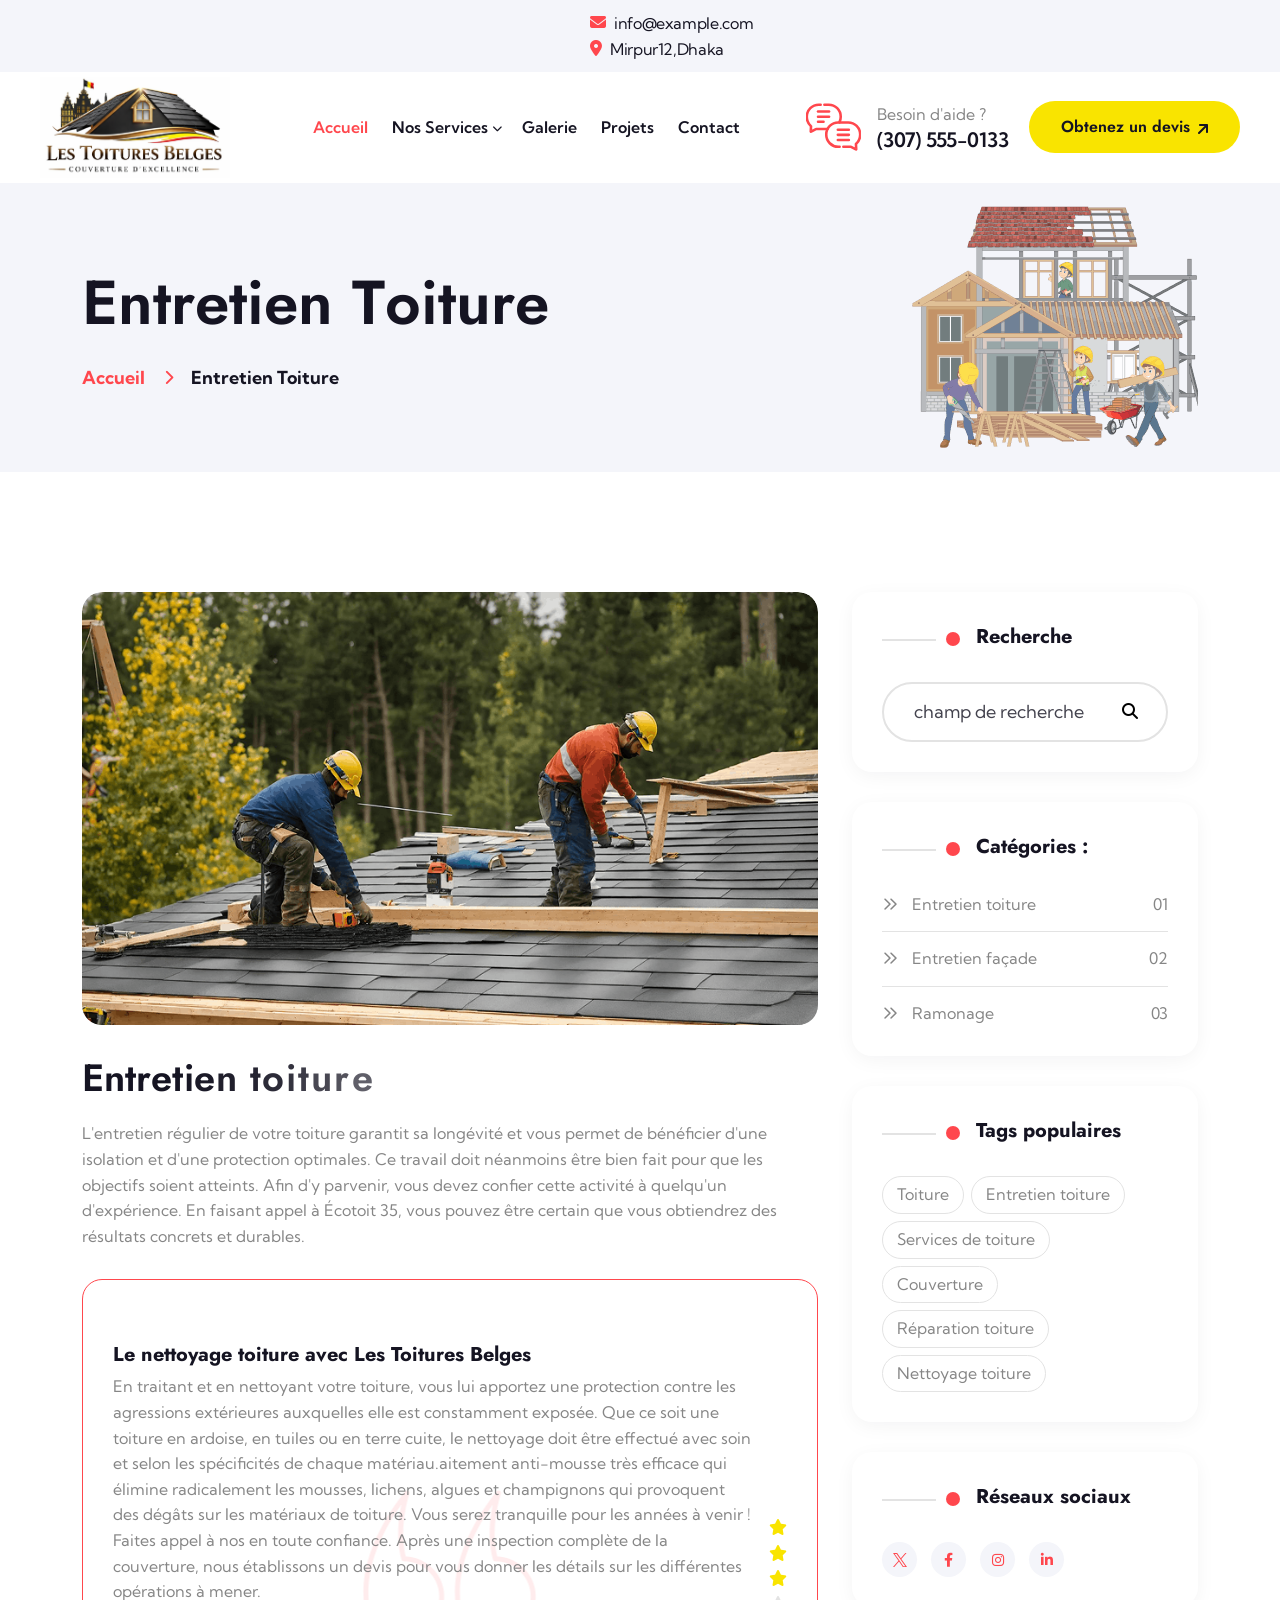
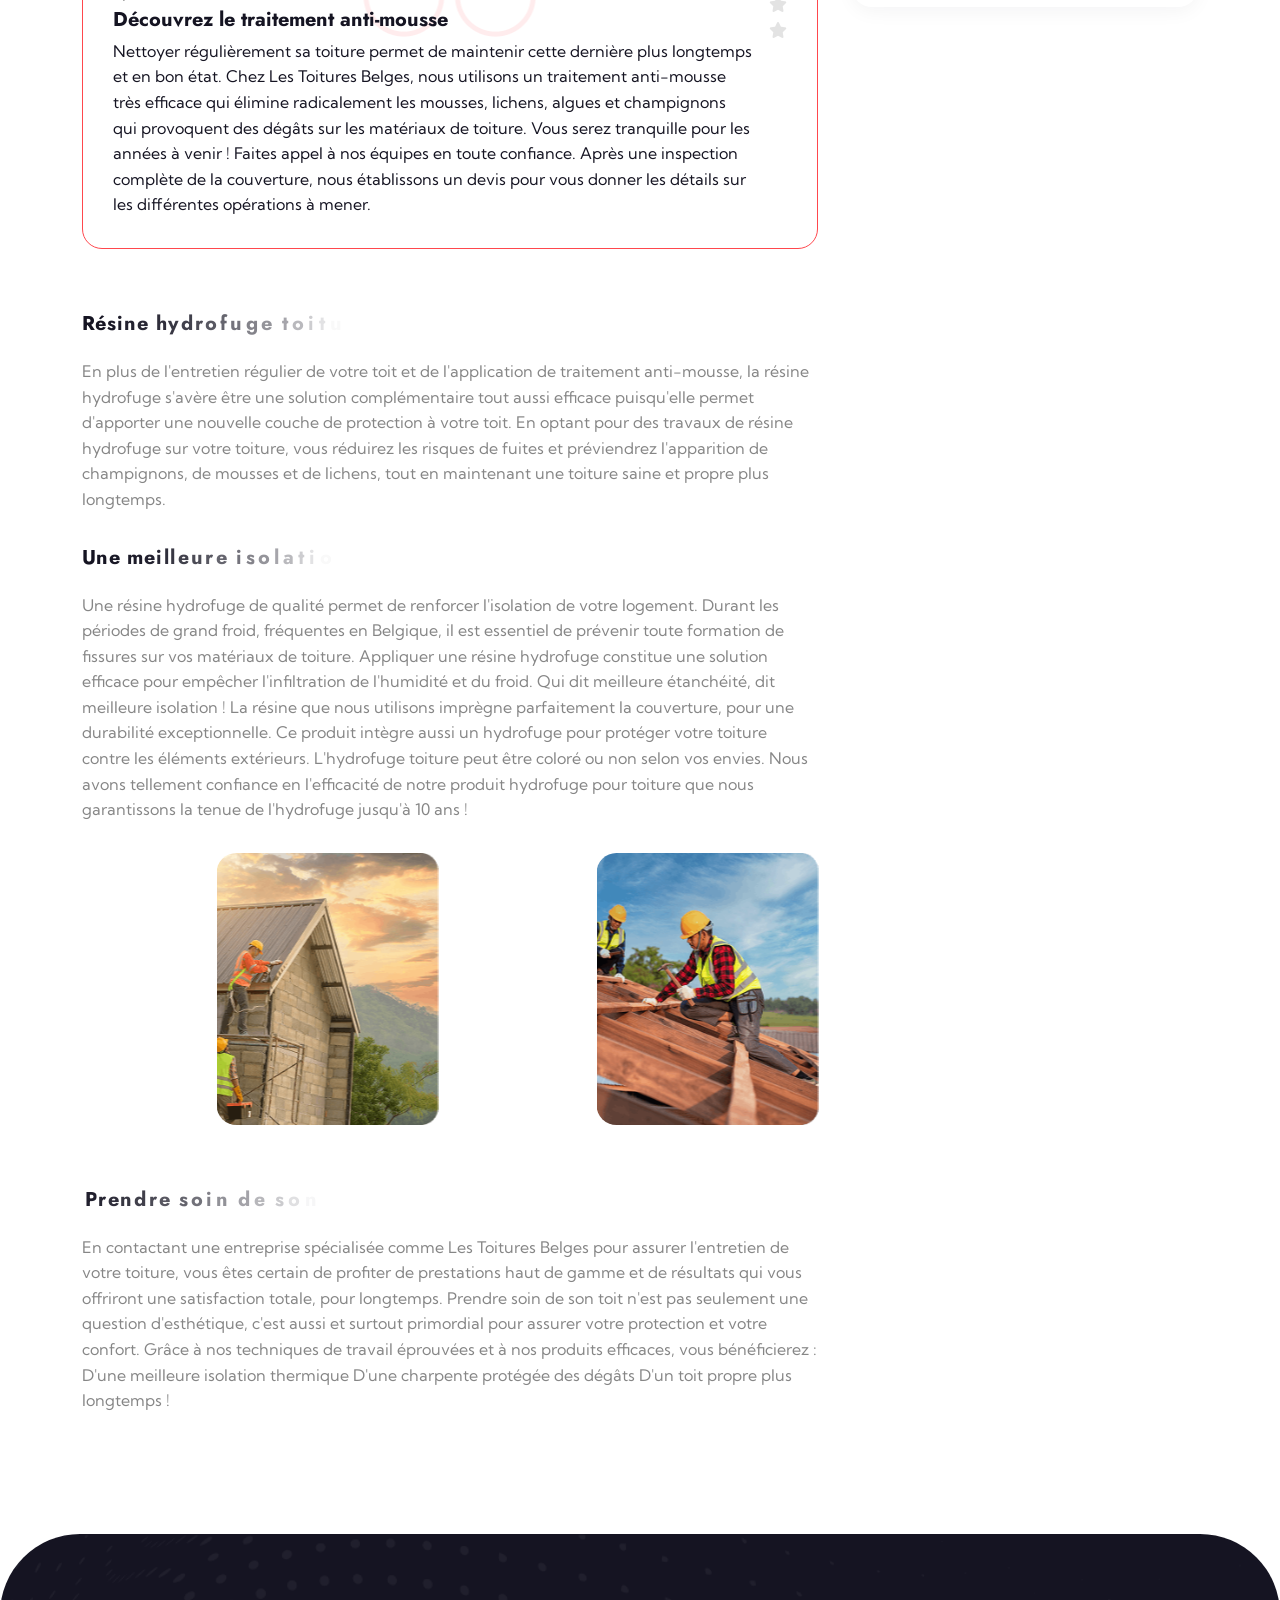
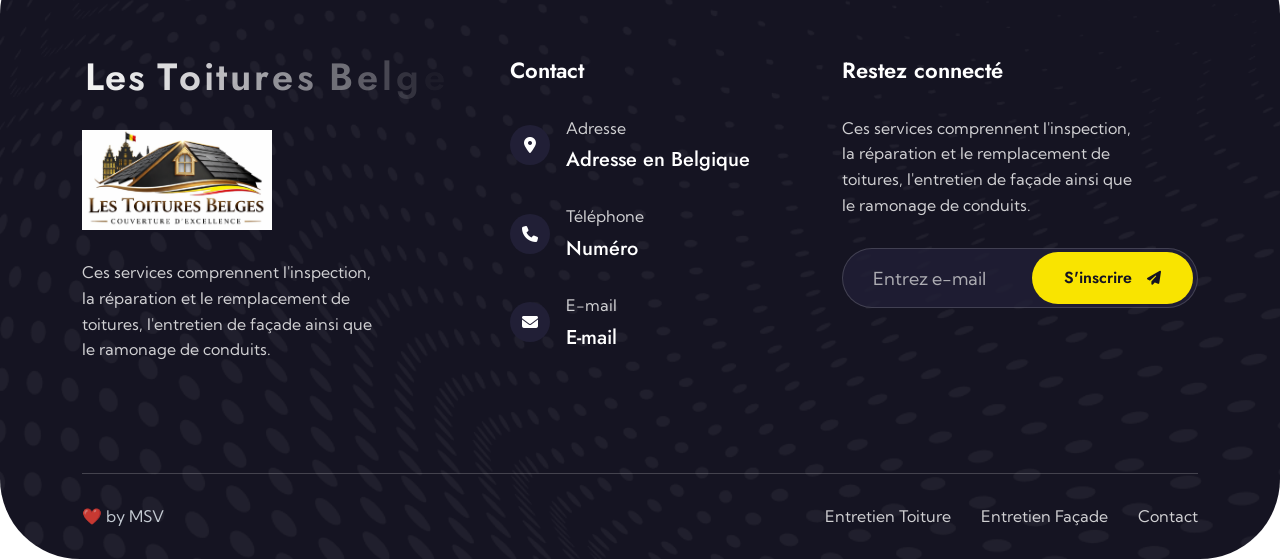
<file: service.html>
<!DOCTYPE html>
<html lang="en">


<head>
    <!-- Required meta tags -->
    <meta charset="UTF-8">
    <meta http-equiv="X-UA-Compatible" content="IE=edge">
    <!-- title -->
    <title>Alcove - Roofing Services Company HTML Template</title>
    <meta name="description" content="Alcove - Roofing Services Company HTML Template">
    <meta name="viewport" content="width=device-width, initial-scale=1.0, maximum-scale=5.0, minimum-scale=1.0, user-scalable=yes">
    <!-- Favicon -->
    <link rel="shortcut icon" type="image/x-icon" href="assets/img/fevicon.svg">
    <!-- Place favicon.ico in the root directory -->

    <!-- CSS start here -->
    <link rel="stylesheet" href="assets/css/bootstrap.min.css">
    <link rel="stylesheet" href="assets/fontawsome/css/fontawesome.css">
    <link rel="stylesheet" href="assets/css/magnific-popup.css">
    <link rel="stylesheet" href="assets/css/animate.min.css">
    <link rel="stylesheet" href="assets/css/odometer.css">
    <link rel="stylesheet" href="assets/css/swiper-bundle.min.css">
    <link rel="stylesheet" href="assets/css/style.css">
    <!-- CSS end here -->

    <style>
        .log-01 {
            width: 190px;
        }
    </style>
</head>

<body>
    <!-- Preloader start -->
    <div class="fullpage_loader">
        <img src="assets/img/fevicon.svg" class="position-absolute top-50 start-50 translate-middle" alt="preloader-logo">
        <span class="loader">
    </span>
    </div>
    <!-- Preloader end -->
    <!-- Header section start -->
    <div id="header-fixed-height"></div>
    <header class="ep-header-section top-0 start-0 bg-white w-100">
        <!-- top header section start -->
        <div class="ep-top-header-section gray-bg d-none d-lg-block">
            <div class="container-fluid">
                <div class="row g-4">
                    <div class="col-md-8">
                        <ul class="list-unstyled contact-info d-flex flex-wrap align-items-center" style="margin-left: 550px;">
                            <li class="d-flex align-items-center gap-2 text-white">
                                <span class="icon">
                  <i class="fa-solid fa-envelope"></i>
                </span>
                                <a href="mailto:info@example.com">info@example.com</a>
                            </li>
                            <li class="d-flex align-items-center gap-2 text-white">
                                <span class="icon">
                  <i class="fa-solid fa-location-dot"></i>
                </span>
                                <a href="#">Mirpur12,Dhaka </a>
                            </li>
                        </ul>
                    </div>
                    <!-- <div class="col-md-4">
                        <ul class="list-unstyled social-icon d-flex flex-wrap justify-content-end">
                            <li>
                                <a href="#">
                                    <i class="fa-brands fa-facebook-f"></i>
                                </a>
                            </li>
                            <li>
                                <a href="#">
                                    <i class="fa-brands fa-instagram"></i>
                                </a>
                            </li>
                            <li>
                                <a href="#">
                                    <i class="fa-brands fa-twitter"></i>
                                </a>
                            </li>
                            <li>
                                <a href="#">
                                    <i class="fa-brands fa-linkedin"></i>
                                </a>
                            </li>
                        </ul>
                    </div> -->
                </div>
            </div>
        </div>
        <!-- top header section end -->
        <div id="sticky-header" class="w-100">
            <nav class="navbar w-100 p-0 navbar-expand-xl d-none d-xl-flex">
                <div class="container-fluid">
                    <a class="navbar-brand" href="index.html">
                        <img src="assets/img/logo/Les Toitures Belges logo design.png" alt="logo" class="log-01">
                    </a>
                    <button class="navbar-toggler" type="button" data-bs-toggle="collapse" data-bs-target="#navbarSupportedContent" aria-controls="navbarSupportedContent" aria-expanded="false" aria-label="Toggle navigation">
            <span class="navbar-toggler-icon"></span>
          </button>
                    <div class="collapse navbar-collapse" id="navbarSupportedContent">
                        <ul class="navbar-nav mx-auto mb-lg-0">
                            <li class="nav-item">
                                <a class="nav-link active" aria-current="page" href="index.html">
                  Accueil <i class="fas fa-chevron"></i>
                </a>

                            </li>
                            <!-- <li class="nav-item">
                <a class="nav-link" href="about.html">
          à propos de nous
                </a>
              </li> -->
                            <li class="nav-item">
                                <a class="nav-link" href="#">
                Nos Services <i class="fas fa-chevron-down"></i>
                </a>
                                <ul class="sub-menu list-unstyled">
                                    <li>
                                        <a href="service.html">ENTRETIEN TOITURE</a>
                                    </li>
                                    <li>
                                        <a href="Entretien-façade.html">ENTRETIEN FAÇADE</a>
                                    </li>

                                    <li>
                                        <a href="ramonage.html">RAMONAGE</a>
                                    </li>
                                </ul>

                            </li>

                            <li class="nav-item">
                                <a class="nav-link" href="Gallery.html">
                 Galerie <i class="fas fa-chevron"></i>
                </a>

                            </li>

                            <li class="nav-item">
                                <a class="nav-link" href="./project-details.html">
             Projets <i class="fas fa-chevron"></i>
                </a>

                            </li>
                            <li class="nav-item">
                                <a class="nav-link" href="contact.html">
              Contact
                </a>
                            </li>
                        </ul>
                        <div class="menu-right-info d-flex align-items-center justify-content-end">
                            <a href="tel:307-555-0133" class="need-help d-flex align-items-center gap-3">
                                <span class="icon flex-shrink-0">
                  <img src="assets/img/icons/message.svg" alt="message">
                </span>
                                <span class="text d-block">
                  Besoin d'aide ?
                  <span class="number d-block">(307) 555-0133</span>
                                </span>
                            </a>
                            <a href="contact.html" class="theme-btn style2 d-inline-flex align-items-center gap-2 justify-content-center rounded-pill hover-effect-btn">
       Obtenez un devis

                <span class="theme-btn-icon">
                  <svg class="su-arrow-svg-top-right" width="10" height="10" viewBox="0 0 10 10" fill="none"
                    xmlns="http://www.w3.org/2000/svg">
                    <path
                      d="M10 1V8C10 8.29167 9.90625 8.53125 9.71875 8.71875C9.53125 8.90625 9.29167 9 9 9C8.70833 9 8.46875 8.90625 8.28125 8.71875C8.09375 8.53125 8 8.29167 8 8V3.40625L1.71875 9.71875C1.51042 9.90625 1.27083 10 1 10C0.729167 10 0.489583 9.90625 0.28125 9.71875C0.09375 9.51042 0 9.27083 0 9C0 8.72917 0.09375 8.48958 0.28125 8.28125L6.59375 2H2C1.70833 2 1.46875 1.90625 1.28125 1.71875C1.09375 1.53125 1 1.29167 1 1C1 0.708333 1.09375 0.46875 1.28125 0.28125C1.46875 0.09375 1.70833 0 2 0H9C9.29167 0 9.53125 0.09375 9.71875 0.28125C9.90625 0.46875 10 0.708333 10 1Z"
                      fill="currentColor"></path>
                    <path
                      d="M10 1V8C10 8.29167 9.90625 8.53125 9.71875 8.71875C9.53125 8.90625 9.29167 9 9 9C8.70833 9 8.46875 8.90625 8.28125 8.71875C8.09375 8.53125 8 8.29167 8 8V3.40625L1.71875 9.71875C1.51042 9.90625 1.27083 10 1 10C0.729167 10 0.489583 9.90625 0.28125 9.71875C0.09375 9.51042 0 9.27083 0 9C0 8.72917 0.09375 8.48958 0.28125 8.28125L6.59375 2H2C1.70833 2 1.46875 1.90625 1.28125 1.71875C1.09375 1.53125 1 1.29167 1 1C1 0.708333 1.09375 0.46875 1.28125 0.28125C1.46875 0.09375 1.70833 0 2 0H9C9.29167 0 9.53125 0.09375 9.71875 0.28125C9.90625 0.46875 10 0.708333 10 1Z"
                      fill="currentColor"></path>
                  </svg>
                </span>
              </a>
                        </div>
                    </div>
                </div>
            </nav>

            <!-- mobile navbar part start -->
            <div class="mobile-menu-area d-block d-xl-none">
                <div class="container">
                    <div class="mobile-topbar">
                        <div class="d-flex justify-content-between align-items-center">
                            <div class="logo">
                                <a href="index.html"> <img src="assets/img/logo/Les Toitures Belges logo design.png" alt="logo" class="log-01"></a>
                            </div>
                            <div class="bars">
                                <i class="fas fa-bars"></i>
                            </div>
                        </div>
                    </div>
                </div>
                <div class="mobile-menu-overlay"></div>
                <div class="mobile-menu-main">
                    <div class="logo">
                        <a href="index.html"><img src="assets/img/logo/Les Toitures Belges logo design.png" alt="logo" class="log-01"></a>
                    </div>
                    <div class="close-mobile-menu"><i class="fas fa-times"></i></div>
                    <div class="menu-body">
                        <div class="menu-list">
                            <ul class="list-unstyled">
                                <li class="sub-mobile-menu">
                                    <a href="index.html">   Accueil <i class=""></i></a>

                                </li>
                                <!-- <li class="sub-mobile-menu">
                  <a href="about.html">à propos de nous</a>
                </li> -->
                                <li class="sub-mobile-menu">
                                    <a href="#">Nos Services <i class="fas fa-chevron-down float-end"></i></a>
                                    <ul class="list-unstyled">
                                        <li>
                                            <a href="service.html">ENTRETIEN TOITURE</a>
                                        </li>
                                        <li>
                                            <a href="Entretien-façade.html">ENTRETIEN FAÇADE</a>
                                        </li>

                                        <li>
                                            <a href="ramonage.html">RAMONAGE</a>
                                        </li>


                                    </ul>
                                </li>
                                <li class="sub-mobile-menu">
                                    <a href="#">Galerie <i class=""></i></a>

                                </li>


                                <li class="sub-mobile-menu">
                                    <a href="contact.html">Contact</a>
                                </li>
                            </ul>
                        </div>
                    </div>
                    <div class="contact-info pt-4 px-3 pb-5">
                        <h4 class="contact-title heading-four">Contact Info</h4>
                        <ul class="list-unstyled">
                            <li class="d-flex align-items-center gap-3">
                                <div class="icon-box d-flex align-items-center justify-content-center rounded-pill flex-shrink-0">
                                    <i class="fa-solid fa-phone"></i>
                                </div>
                                <div class="info">
                                    <h5 class="info-label">
                                        Call Now</h5>
                                    <a href="tel:(629)555-0129" class="info-text">000000000</a>
                                </div>
                            </li>
                            <li class="d-flex align-items-center gap-3">
                                <div class="icon-box d-flex align-items-center justify-content-center rounded-pill flex-shrink-0">
                                    <i class="fa-solid fa-envelope"></i>
                                </div>
                                <div class="info">
                                    <h5 class="info-label">Email Us</h5>
                                    <a href="mailto:tim.jennings@example.com" class="info-text">roof@info.com</a>
                                </div>
                            </li>
                            <li class="d-flex align-items-center gap-3">
                                <div class="icon-box d-flex align-items-center justify-content-center rounded-pill flex-shrink-0">
                                    <i class="fa-solid fa-location-dot"></i>
                                </div>
                                <div class="info">
                                    <h5 class="info-label">Office Location</h5>
                                    <a href="#" class="info-text">xyz location </a>
                                </div>
                            </li>
                        </ul>
                    </div>
                </div>
            </div>
            <!-- mobile navbar part end -->
        </div>
    </header>
    <!-- Header section end -->

    <!-- Main area start -->
    <main>
        <!-- Page header section start -->
        <section class="ep-page-header-section gray-bg position-relative z-1">
            <div class="container">
                <div class="row">
                    <div class="col-lg-8 align-self-center mx-auto">
                        <div class="text">
                            <h1 class="heading-two pb-30 split-text right">Entretien Toiture </h1>
                            <ul class="bread-crumb list-unstyled d-flex flex-wrap justify-content-start">
                                <li><a href="index.html">Accueil</a></li>
                                <li>Entretien Toiture</li>
                            </ul>
                        </div>
                    </div>
                    <div class="col-lg-4 d-none d-lg-block">
                        <div class="page-image text-end">
                            <img src="assets/img/images/page-header-img.png" alt="page-header-img" class="img-fluid w-100">
                        </div>
                    </div>
                </div>
            </div>
        </section>
        <!-- Page header section end -->
        <!-- Blog details section start -->
        <section class="ep-blog-details-section py-120">
            <div class="container">
                <div class="row">
                    <div class="col-xl-8 col-lg-10 mx-auto mx-xl-0">
                        <div class="blog-details-img pb-30 rounded-20 overflow-hidden">
                            <div class="reveal zoom-out rounded-20">
                                <img src="assets/img/blog/blog-details-img.png" alt="blog-details-img" class="img-fluid w-100">
                            </div>
                        </div>

                        <div class="blog-content">
                            <h2 class="heading-three pb-20 split-text right">Entretien toiture</h2>
                            <p>

                                L'entretien régulier de votre toiture garantit sa longévité et vous permet de bénéficier d'une isolation et d'une protection optimales. Ce travail doit néanmoins être bien fait pour que les objectifs soient atteints. Afin d'y parvenir, vous devez confier
                                cette activité à quelqu'un d'expérience. En faisant appel à Écotoit 35, vous pouvez être certain que vous obtiendrez des résultats concrets et durables.




                            </p>
                            <!-- <p>Roof Service involves repairing, replacing, or maintaining roofs for residential and commercial
                buildings. Trust our experienced team to keep your roof in top shop protecting your property from the
                elements</p> -->
                            <blockquote>

                                <div class="bottom-info mt-30 d-flex align-items-center justify-content-between gap-3">
                                    <div class="info">
                                        <h3 class="heading-four pb-1">Le nettoyage toiture avec Les Toitures Belges</h3>
                                        <p>

                                            En traitant et en nettoyant votre toiture, vous lui apportez une protection contre les agressions extérieures auxquelles elle est constamment exposée. Que ce soit une toiture en ardoise, en tuiles ou en terre cuite, le nettoyage doit être effectué avec
                                            soin et selon les spécificités de chaque matériau.aitement anti-mousse très efficace qui élimine radicalement les mousses, lichens, algues et champignons qui provoquent des dégâts sur les matériaux de toiture.
                                            Vous serez tranquille pour les années à venir ! Faites appel à nos en toute confiance. Après une inspection complète de la couverture, nous établissons un devis pour vous donner les détails sur les différentes
                                            opérations à mener.


                                            <h3 class="heading-four pb-1">Découvrez le traitement anti-mousse</h3>
                                            Nettoyer régulièrement sa toiture permet de maintenir cette dernière plus longtemps et en bon état. Chez Les Toitures Belges, nous utilisons un traitement anti-mousse très efficace qui élimine radicalement les mousses, lichens, algues et champignons qui
                                            provoquent des dégâts sur les matériaux de toiture. Vous serez tranquille pour les années à venir ! Faites appel à nos équipes en toute confiance. Après une inspection complète de la couverture, nous établissons
                                            un devis pour vous donner les détails sur les différentes opérations à mener.



                                        </p>
                                    </div>
                                    <div class="rating">
                                        <i class="fa-solid fa-star"></i>
                                        <i class="fa-solid fa-star"></i>
                                        <i class="fa-solid fa-star"></i>
                                        <i class="fa-solid fa-star no-rate"></i>
                                        <i class="fa-solid fa-star no-rate"></i>
                                    </div>
                                </div>
                                <span class="quote"><img src="assets/img/blog/quote.png" alt="quote"></span>
                            </blockquote>

                            <h3 class="heading-four pt-30 pb-20 split-text right">Résine hydrofuge toiture </h3>
                            <p>


                                En plus de l'entretien régulier de votre toit et de l'application de traitement anti-mousse, la résine hydrofuge s'avère être une solution complémentaire tout aussi efficace puisqu'elle permet d'apporter une nouvelle couche de protection à votre toit.
                                En optant pour des travaux de résine hydrofuge sur votre toiture, vous réduirez les risques de fuites et préviendrez l'apparition de champignons, de mousses et de lichens, tout en maintenant une toiture saine et propre
                                plus longtemps.




                            </p>
                            <h3 class="heading-four pt-30 pb-20 split-text right">Une meilleure isolation grâce à la résine hydrofuge ! </h3>

                            <p>


                                Une résine hydrofuge de qualité permet de renforcer l'isolation de votre logement. Durant les périodes de grand froid, fréquentes en Belgique, il est essentiel de prévenir toute formation de fissures sur vos matériaux de toiture. Appliquer une résine
                                hydrofuge constitue une solution efficace pour empêcher l'infiltration de l'humidité et du froid. Qui dit meilleure étanchéité, dit meilleure isolation ! La résine que nous utilisons imprègne parfaitement la couverture,
                                pour une durabilité exceptionnelle. Ce produit intègre aussi un hydrofuge pour protéger votre toiture contre les éléments extérieurs. L'hydrofuge toiture peut être coloré ou non selon vos envies. Nous avons tellement confiance
                                en l'efficacité de notre produit hydrofuge pour toiture que nous garantissons la tenue de l'hydrofuge jusqu'à 10 ans !



                            </p>

                            <div class="row g-4 py-30">
                                <div class="col-sm-6">
                                    <div class="img rounded-20 overflow-hidden reveal right">
                                        <img src="assets/img/blog/blog-details-inner-img-1.png" alt="blog-details-img" class="img-fluid w-100">
                                    </div>
                                </div>
                                <div class="col-sm-6">
                                    <div class="img rounded-20 overflow-hidden reveal right">
                                        <img src="assets/img/blog/blog-details-inner-img-2.png" alt="blog-details-img" class="img-fluid w-100">
                                    </div>
                                </div>
                            </div>
                            <h3 class="heading-four pt-30 pb-20 split-text right">Prendre soin de son toit, c'est important ! </h3>
                            <p>En contactant une entreprise spécialisée comme Les Toitures Belges pour assurer l'entretien de votre toiture, vous êtes certain de profiter de prestations haut de gamme et de résultats qui vous offriront une satisfaction totale,
                                pour longtemps. Prendre soin de son toit n'est pas seulement une question d'esthétique, c'est aussi et surtout primordial pour assurer votre protection et votre confort. Grâce à nos techniques de travail éprouvées et à
                                nos produits efficaces, vous bénéficierez : D'une meilleure isolation thermique D'une charpente protégée des dégâts D'un toit propre plus longtemps !

                            </p>
                        </div>

                    </div>
                    <div class="col-xl-4 col-lg-10 mx-auto mx-xl-0 mt-5 mt-xl-0">
                        <aside class="blog-sidebar">
                            <div class="sidebar-widget rounded-20">
                                <h3 class="heading-four widget-title pb-30">Recherche</h3>
                                <form action="#">
                                    <div class="input-group black">
                                        <input type="text" class="form-control shadow-none rounded-pill" placeholder="champ de recherche">
                                        <button type="submit" class="bg-transparent border-0 position-absolute z-1 top-50 translate-middle-y"><i
                        class="fa-solid fa-magnifying-glass"></i></button>
                                    </div>
                                </form>
                            </div>

                            <div class="sidebar-widget rounded-20">
                                <h3 class="heading-four widget-title pb-30">Catégories :</h3>
                                <div class="category-list">
                                    <ul class="list-unstyled">
                                        <li>
                                            <a href="service.html" class="d-flex rounded-pill justify-content-between align-items-center gap-3">
                    Entretien toiture
                      </a> 01
                                        </li>
                                        <li>
                                            <a href="Entretien-façade.html" class="d-flex rounded-pill justify-content-between align-items-center gap-3">
                       Entretien façade
                      </a> 02
                                        </li>
                                        <li>
                                            <a href="ramonage.html" class="d-flex rounded-pill justify-content-between align-items-center gap-3">
                     Ramonage
                      </a> 03
                                        </li>


                                    </ul>
                                </div>
                            </div>
                            <div class="sidebar-widget rounded-20">
                                <h3 class="heading-four widget-title pb-30">Tags populaires</h3>
                                <ul class="list-unstyled blog-tags d-flex align-items-center flex-wrap">
                                    <li><a href="#">Toiture</a></li>
                                    <li><a href="#">Entretien toiture</a></li>
                                    <li><a href="#">Services de toiture</a></li>
                                    <li><a href="#">Couverture</a></li>
                                    <li><a href="#">Réparation toiture</a></li>
                                    <li><a href="#">Nettoyage toiture</a></li>
                                </ul>
                            </div>
                            <div class="sidebar-widget rounded-20">
                                <h4 class="heading-four widget-title pb-30">Réseaux sociaux </h4>
                                <div class="blog-social-box">
                                    <ul class="list-unstyled d-flex flex-wrap align-items-center">
                                        <li>
                                            <a href="#">
                                                <svg xmlns="http://www.w3.org/2000/svg" width="14" height="14" viewBox="0 0 16 16" fill="none">
                          <path
                            d="M9.52217 6.77491L15.4785 0H14.0671L8.89516 5.88256L4.76437 0H0L6.24656 8.89547L0 16H1.41155L6.87321 9.78782L11.2356 16H16L9.52183 6.77491H9.52217ZM7.58887 8.97384L6.95596 8.08805L1.92015 1.03974H4.0882L8.15216 6.72795L8.78507 7.61374L14.0677 15.0075H11.8997L7.58887 8.97418V8.97384Z"
                            fill="currentColor" />
                        </svg>
                                            </a>
                                        </li>
                                        <li>
                                            <a href="#">
                                                <i class="fa-brands fa-facebook-f"></i>
                                            </a>
                                        </li>
                                        <li>
                                            <a href="#">
                                                <i class="fa-brands fa-instagram"></i>
                                            </a>
                                        </li>
                                        <li>
                                            <a href="#">
                                                <i class="fa-brands fa-linkedin-in"></i>
                                            </a>
                                        </li>
                                    </ul>
                                </div>
                            </div>
                        </aside>
                    </div>
                </div>
            </div>
        </section>
        <!-- Blog details section end -->
    </main>
    <!-- Main area end -->
    <!-- Back to top button start -->
    <button class="scroll-to-top position-fixed">
    <i class="fas fa-chevron-up"></i>
  </button>
    <!-- Back to top button end -->
    <!-- Footer section start -->
    <footer class="ep-footer-section">
        <div class="footer-bg black-bg rounded-80" data-background="assets/img/bg/footer-one-bg.png">
            <div class="container">
                <div class="row g-4">
                    <div class="col-xxl-4 col-lg-4">
                        <div class="footer-widget footer-about">
                            <h3 class="heading-three text-white footer-title split-text right pb-30"> Les Toitures Belges </h3>
                            <div class="logo pb-30">
                                <a href="index.html">
                                    <img src="assets/img/logo/Les Toitures Belges logo design.png" alt="logo-white" class="log-01">
                                </a>
                            </div>
                            <p class="pb-30 text-white">Ces services comprennent l'inspection, la réparation et le remplacement de toitures, l'entretien de façade ainsi que le ramonage de conduits.</p>
                            <!-- <ul class="list-unstyled social-icon d-flex flex-wrap gap-2">
                                <li>
                                    <a href="#">
                                        <i class="fa-brands fa-facebook-f"></i>
                                    </a>
                                </li>
                                <li>
                                    <a href="#">
                                        <i class="fa-brands fa-instagram"></i>
                                    </a>
                                </li>
                                <li>
                                    <a href="#">
                                        <i class="fa-brands fa-twitter"></i>
                                    </a>
                                </li>
                                <li>
                                    <a href="#">
                                        <i class="fa-brands fa-linkedin"></i>
                                    </a>
                                </li>
                            </ul> -->
                        </div>
                    </div>
                    <div class="col-xxl-4 col-lg-4">
                        <div class="footer-widget contact-widget ps-xl-5 ps-xxl-4">
                            <h3 class="heading-five text-white pb-30">Contact</h3>
                            <ul class="list-unstyled">
                                <li class="d-flex align-items-center gap-3">
                                    <div class="icon flex-shrink-0"><i class="fa-solid fa-location-dot"></i></div>
                                    <div class="text">
                                        <p>Adresse</p>
                                        <h4 class="heading-six contact-title">
                                            <a href="#">Adresse en Belgique</a>
                                        </h4>
                                    </div>
                                </li>
                                <li class="d-flex align-items-center gap-3">
                                    <div class="icon flex-shrink-0"><i class="fa-solid fa-phone"></i></div>
                                    <div class="text">
                                        <p>Téléphone</p>
                                        <h4 class="heading-six contact-title">
                                            <a href="tel:3454-678-910">Numéro</a>
                                        </h4>
                                    </div>
                                </li>
                                <li class="d-flex align-items-center gap-3">
                                    <div class="icon flex-shrink-0"><i class="fa-solid fa-envelope"></i></div>
                                    <div class="text">
                                        <p> E-mail</p>
                                        <h4 class="heading-six contact-title">
                                            <a href="mailto:jackson.graham@example.com">E-mail</a>
                                        </h4>
                                    </div>
                                </li>
                            </ul>
                        </div>
                    </div>
                    <div class="col-xxl-4 col-lg-4">
                        <div class="footer-widget">
                            <h3 class="heading-five text-white pb-30">Restez connecté
                            </h3>
                            <p class="pb-30 text-white">Ces services comprennent l'inspection, la réparation et le remplacement de toitures, l'entretien de façade ainsi que le ramonage de conduits.
                            </p>

                            <form action="#">
                                <div class="input-group newsletter position-relative">
                                    <input type="email" class="form-control shadow-none rounded-pill w-100" placeholder="Entrez e-mail ">
                                    <button type="submit" class="theme-btn position-absolute top-50 translate-middle-y flex-shrink-0 style2 border-0 d-inline-flex align-items-center gap-2 justify-content-center rounded-pill hover-effect-btn">
                    S'inscrire

                    <i class="fa-solid fa-paper-plane"></i>
                  </button>
                                </div>
                            </form>
                        </div>
                    </div>
                </div>
                <div class="footer-btm">
                    <div class="row g-3">
                        <div class="col-lg-6">
                            <div class="footer-copyright text-center text-lg-start">
                                <p><a href="https://agence-msv.fr/" style="color: aliceblue;">❤️ by MSV</a></p>
                            </div>
                        </div>
                        <div class="col-lg-6">
                            <div class="footer-menu">
                                <ul class="list-unstyled d-flex flex-wrap justify-content-center justify-content-lg-end align-items-center">
                                    <li><a href="service.html"> Entretien Toiture</a></li>
                                    <li><a href="Entretien-façade.html">Entretien Façade</a></li>
                                    <li><a href="contact.html">Contact</a></li>
                                </ul>
                            </div>
                        </div>
                    </div>
                </div>
            </div>
        </div>
    </footer>
    <!-- Footer section end -->

    <!-- JS start here -->
    <script src="assets/js/vendor/jquery-3.6.0.min.js"></script>
    <script src="assets/js/bootstrap.bundle.min.js"></script>
    <script src="assets/js/gsap.js"></script>
    <script src="assets/js/gsap-scroll-trigger.js"></script>
    <script src="assets/js/gsap-split-text.js"></script>
    <script src="assets/js/jquery.appear.js"></script>
    <script src="assets/js/jquery.odometer.min.js"></script>
    <script src="assets/js/jquery.magnific-popup.min.js"></script>
    <script src="assets/js/ajax-form.js"></script>
    <script src="assets/js/swiper-bundle.min.js"></script>
    <script src="assets/js/script.js"></script>
    <!-- JS end here -->
</body>


</html>
</file>
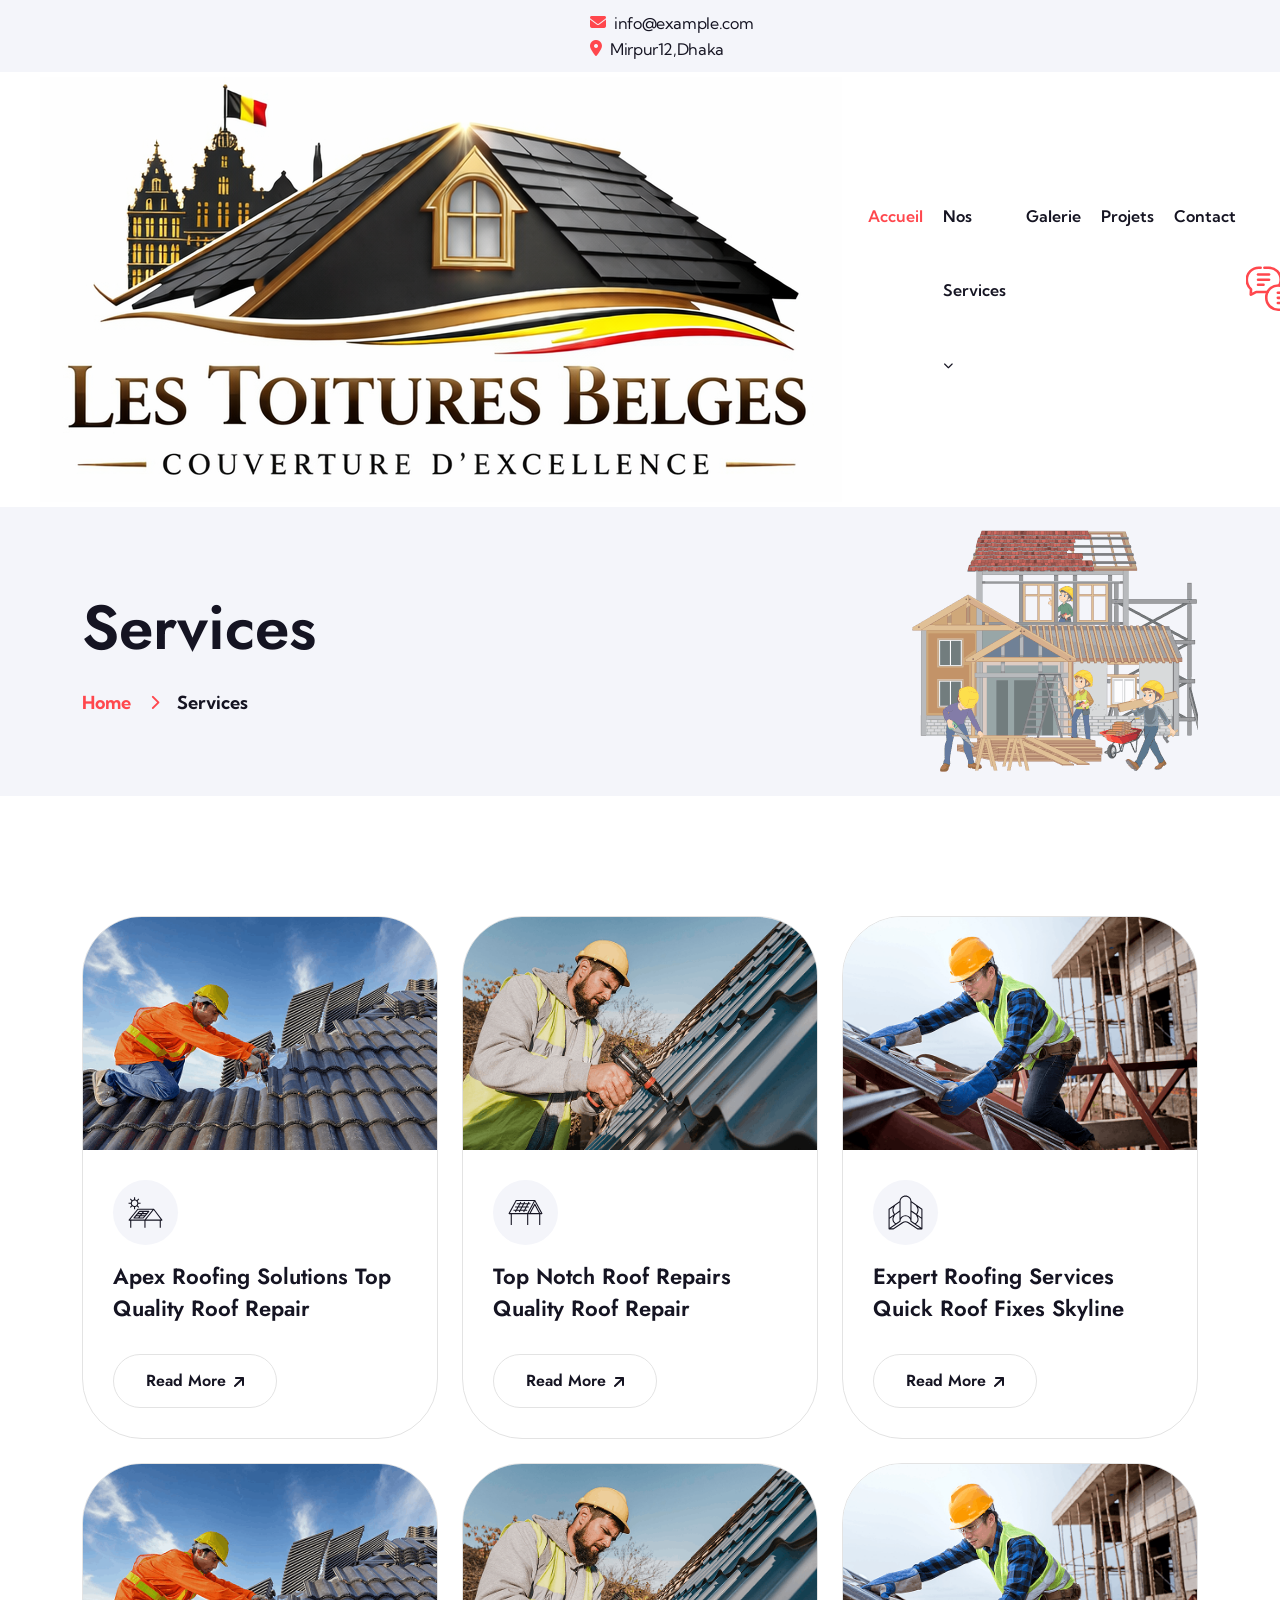
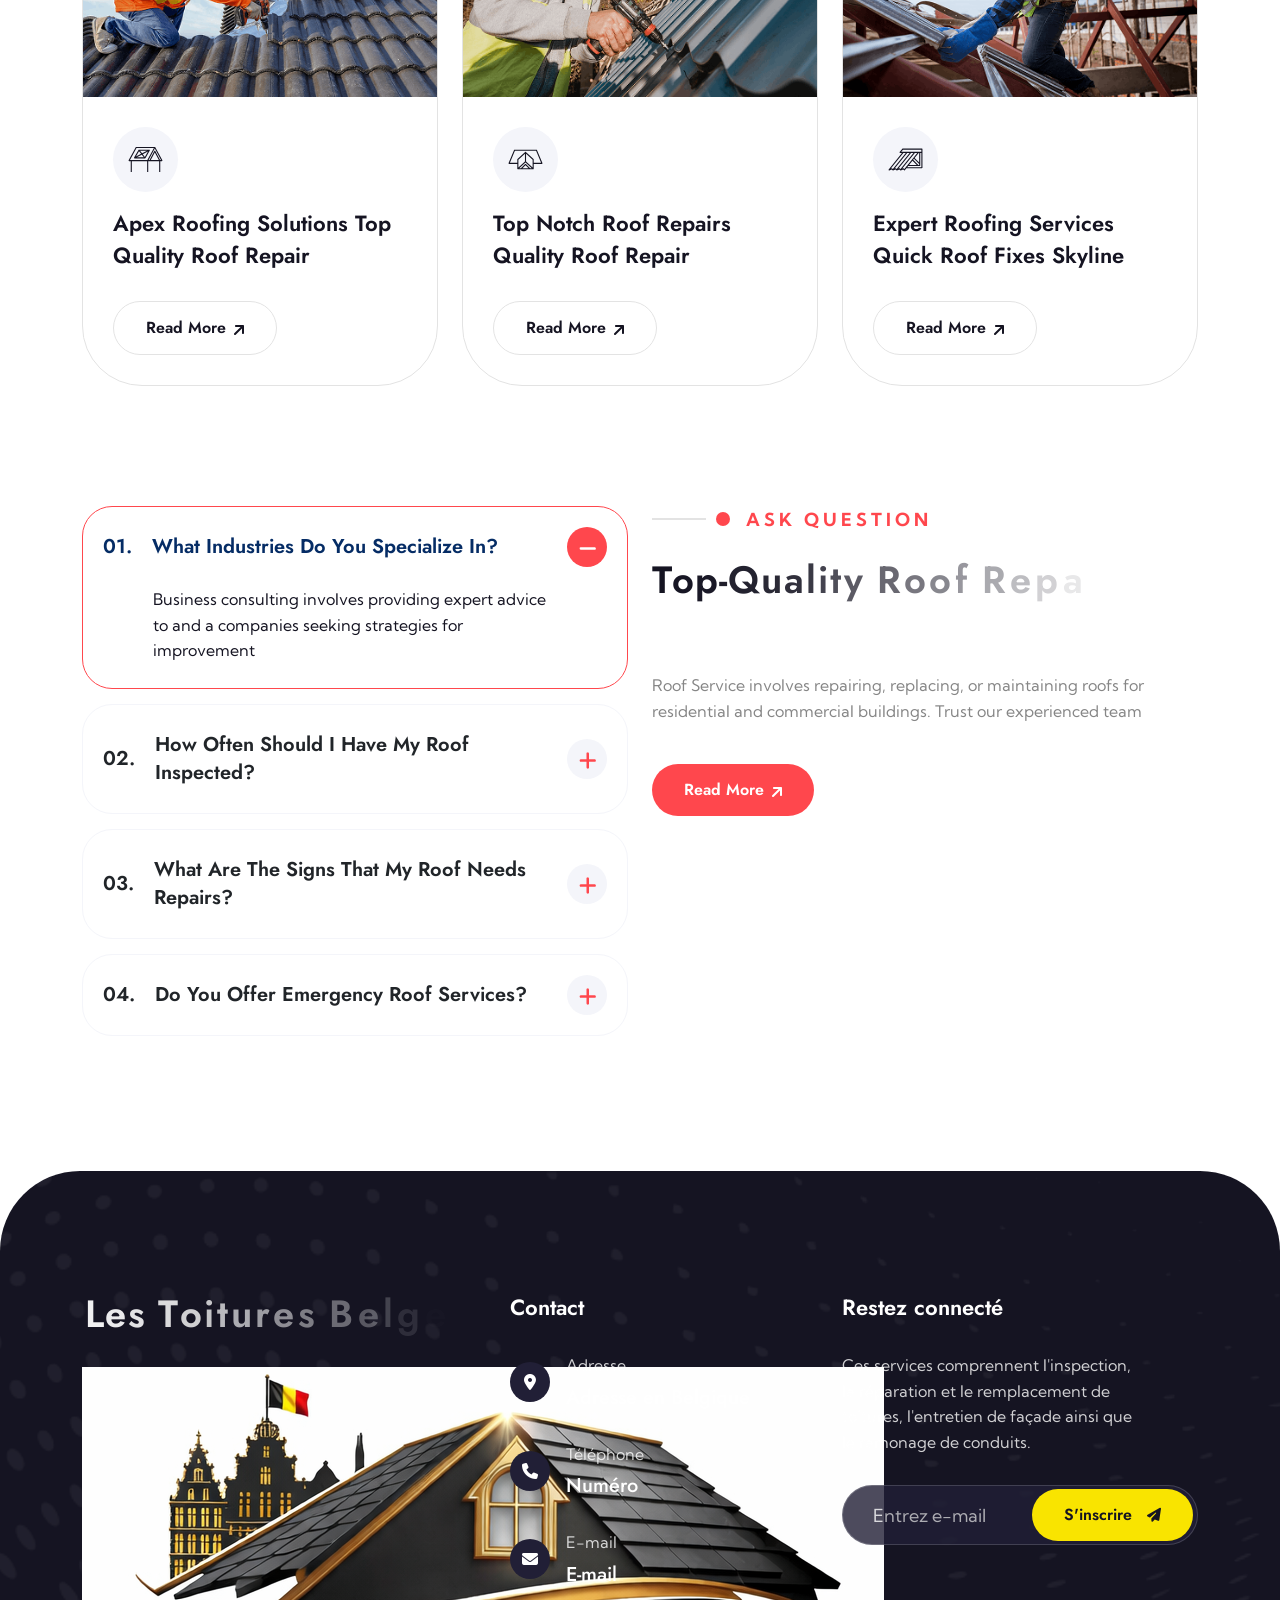
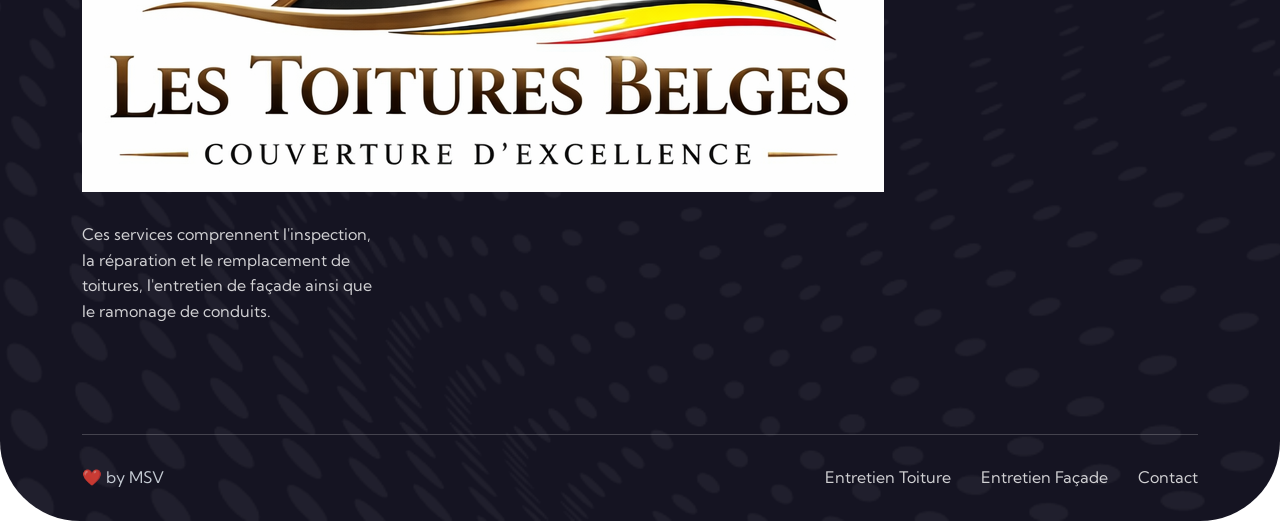
<file: services.html>
<!doctype html>
<html lang="en">
<!-- Mirrored from elegantpixelstheme.com/alcove/services.html by HTTrack Website Copier/3.x [XR&CO'2014], Fri, 27 Mar 2026 06:25:59 GMT -->

<head>
    <!-- Required meta tags -->
    <meta charset="UTF-8" />
    <meta http-equiv="X-UA-Compatible" content="IE=edge" />
    <!-- title -->
    <title>Alcove - Roofing Services Company HTML Template</title>
    <meta name="description" content="Alcove - Roofing Services Company HTML Template" />
    <meta name="viewport" content="width=device-width, initial-scale=1.0, maximum-scale=5.0, minimum-scale=1.0, user-scalable=yes" />
    <!-- Favicon -->
    <link rel="shortcut icon" type="image/x-icon" href="assets/img/fevicon.svg" />
    <!-- Place favicon.ico in the root directory -->

    <!-- CSS start here -->
    <link rel="stylesheet" href="assets/css/bootstrap.min.css" />
    <link rel="stylesheet" href="assets/fontawsome/css/fontawesome.css" />
    <link rel="stylesheet" href="assets/css/magnific-popup.css" />
    <link rel="stylesheet" href="assets/css/animate.min.css" />
    <link rel="stylesheet" href="assets/css/odometer.css" />
    <link rel="stylesheet" href="assets/css/swiper-bundle.min.css" />
    <link rel="stylesheet" href="assets/css/style.css" />
    <!-- CSS end here -->
</head>

<body>
    <!-- Preloader start -->
    <div class="fullpage_loader">
        <img src="assets/img/fevicon.svg" class="position-absolute top-50 start-50 translate-middle" alt="preloader-logo" />
        <span class="loader"> </span>
    </div>
    <!-- Preloader end -->
    <!-- Header section start -->
    <div id="header-fixed-height"></div>
    <header class="ep-header-section top-0 start-0 bg-white w-100">
        <!-- top header section start -->
        <div class="ep-top-header-section gray-bg d-none d-lg-block">
            <div class="container-fluid">
                <div class="row g-4">
                    <div class="col-md-8">
                        <ul class="list-unstyled contact-info d-flex flex-wrap align-items-center" style="margin-left: 550px;">
                            <li class="d-flex align-items-center gap-2 text-white">
                                <span class="icon">
                  <i class="fa-solid fa-envelope"></i>
                </span>
                                <a href="mailto:info@example.com">info@example.com</a>
                            </li>
                            <li class="d-flex align-items-center gap-2 text-white">
                                <span class="icon">
                  <i class="fa-solid fa-location-dot"></i>
                </span>
                                <a href="#">Mirpur12,Dhaka </a>
                            </li>
                        </ul>
                    </div>
                    <!-- <div class="col-md-4">
                        <ul class="list-unstyled social-icon d-flex flex-wrap justify-content-end">
                            <li>
                                <a href="#">
                                    <i class="fa-brands fa-facebook-f"></i>
                                </a>
                            </li>
                            <li>
                                <a href="#">
                                    <i class="fa-brands fa-instagram"></i>
                                </a>
                            </li>
                            <li>
                                <a href="#">
                                    <i class="fa-brands fa-twitter"></i>
                                </a>
                            </li>
                            <li>
                                <a href="#">
                                    <i class="fa-brands fa-linkedin"></i>
                                </a>
                            </li>
                        </ul>
                    </div> -->
                </div>
            </div>
        </div>
        <!-- top header section end -->
        <div id="sticky-header" class="w-100">
            <nav class="navbar w-100 p-0 navbar-expand-xl d-none d-xl-flex">
                <div class="container-fluid">
                    <a class="navbar-brand" href="index.html">
                        <img src="assets/img/logo/Les Toitures Belges logo design.png" alt="logo" class="log-01">
                    </a>
                    <button class="navbar-toggler" type="button" data-bs-toggle="collapse" data-bs-target="#navbarSupportedContent" aria-controls="navbarSupportedContent" aria-expanded="false" aria-label="Toggle navigation">
            <span class="navbar-toggler-icon"></span>
          </button>
                    <div class="collapse navbar-collapse" id="navbarSupportedContent">
                        <ul class="navbar-nav mx-auto mb-lg-0">
                            <li class="nav-item">
                                <a class="nav-link active" aria-current="page" href="index.html">
                  Accueil <i class="fas fa-chevron"></i>
                </a>

                            </li>
                            <!-- <li class="nav-item">
                <a class="nav-link" href="about.html">
          à propos de nous
                </a>
              </li> -->
                            <li class="nav-item">
                                <a class="nav-link" href="#">
                Nos Services <i class="fas fa-chevron-down"></i>
                </a>
                                <ul class="sub-menu list-unstyled">
                                    <li>
                                        <a href="service.html">ENTRETIEN TOITURE</a>
                                    </li>
                                    <li>
                                        <a href="Entretien-façade.html">ENTRETIEN FAÇADE</a>
                                    </li>

                                    <li>
                                        <a href="ramonage.html">RAMONAGE</a>
                                    </li>
                                </ul>

                            </li>

                            <li class="nav-item">
                                <a class="nav-link" href="Gallery.html">
                 Galerie <i class="fas fa-chevron"></i>
                </a>

                            </li>

                            <li class="nav-item">
                                <a class="nav-link" href="./project-details.html">
             Projets <i class="fas fa-chevron"></i>
                </a>

                            </li>
                            <li class="nav-item">
                                <a class="nav-link" href="contact.html">
              Contact
                </a>
                            </li>
                        </ul>
                        <div class="menu-right-info d-flex align-items-center justify-content-end">
                            <a href="tel:307-555-0133" class="need-help d-flex align-items-center gap-3">
                                <span class="icon flex-shrink-0">
                  <img src="assets/img/icons/message.svg" alt="message">
                </span>
                                <span class="text d-block">
                  Besoin d'aide ?
                  <span class="number d-block">(307) 555-0133</span>
                                </span>
                            </a>
                            <a href="contact.html" class="theme-btn style2 d-inline-flex align-items-center gap-2 justify-content-center rounded-pill hover-effect-btn">
       Obtenez un devis

                <span class="theme-btn-icon">
                  <svg class="su-arrow-svg-top-right" width="10" height="10" viewBox="0 0 10 10" fill="none"
                    xmlns="http://www.w3.org/2000/svg">
                    <path
                      d="M10 1V8C10 8.29167 9.90625 8.53125 9.71875 8.71875C9.53125 8.90625 9.29167 9 9 9C8.70833 9 8.46875 8.90625 8.28125 8.71875C8.09375 8.53125 8 8.29167 8 8V3.40625L1.71875 9.71875C1.51042 9.90625 1.27083 10 1 10C0.729167 10 0.489583 9.90625 0.28125 9.71875C0.09375 9.51042 0 9.27083 0 9C0 8.72917 0.09375 8.48958 0.28125 8.28125L6.59375 2H2C1.70833 2 1.46875 1.90625 1.28125 1.71875C1.09375 1.53125 1 1.29167 1 1C1 0.708333 1.09375 0.46875 1.28125 0.28125C1.46875 0.09375 1.70833 0 2 0H9C9.29167 0 9.53125 0.09375 9.71875 0.28125C9.90625 0.46875 10 0.708333 10 1Z"
                      fill="currentColor"></path>
                    <path
                      d="M10 1V8C10 8.29167 9.90625 8.53125 9.71875 8.71875C9.53125 8.90625 9.29167 9 9 9C8.70833 9 8.46875 8.90625 8.28125 8.71875C8.09375 8.53125 8 8.29167 8 8V3.40625L1.71875 9.71875C1.51042 9.90625 1.27083 10 1 10C0.729167 10 0.489583 9.90625 0.28125 9.71875C0.09375 9.51042 0 9.27083 0 9C0 8.72917 0.09375 8.48958 0.28125 8.28125L6.59375 2H2C1.70833 2 1.46875 1.90625 1.28125 1.71875C1.09375 1.53125 1 1.29167 1 1C1 0.708333 1.09375 0.46875 1.28125 0.28125C1.46875 0.09375 1.70833 0 2 0H9C9.29167 0 9.53125 0.09375 9.71875 0.28125C9.90625 0.46875 10 0.708333 10 1Z"
                      fill="currentColor"></path>
                  </svg>
                </span>
              </a>
                        </div>
                    </div>
                </div>
            </nav>

            <!-- mobile navbar part start -->
            <div class="mobile-menu-area d-block d-xl-none">
                <div class="container">
                    <div class="mobile-topbar">
                        <div class="d-flex justify-content-between align-items-center">
                            <div class="logo">
                                <a href="index.html"> <img src="assets/img/logo/Les Toitures Belges logo design.png" alt="logo" class="log-01"></a>
                            </div>
                            <div class="bars">
                                <i class="fas fa-bars"></i>
                            </div>
                        </div>
                    </div>
                </div>
                <div class="mobile-menu-overlay"></div>
                <div class="mobile-menu-main">
                    <div class="logo">
                        <a href="index.html"><img src="assets/img/logo/Les Toitures Belges logo design.png" alt="logo" class="log-01"></a>
                    </div>
                    <div class="close-mobile-menu"><i class="fas fa-times"></i></div>
                    <div class="menu-body">
                        <div class="menu-list">
                            <ul class="list-unstyled">
                                <li class="sub-mobile-menu">
                                    <a href="index.html">   Accueil <i class=""></i></a>

                                </li>
                                <!-- <li class="sub-mobile-menu">
                  <a href="about.html">à propos de nous</a>
                </li> -->
                                <li class="sub-mobile-menu">
                                    <a href="#">Nos Services <i class="fas fa-chevron-down float-end"></i></a>
                                    <ul class="list-unstyled">
                                        <li>
                                            <a href="service.html">ENTRETIEN TOITURE</a>
                                        </li>
                                        <li>
                                            <a href="Entretien-façade.html">ENTRETIEN FAÇADE</a>
                                        </li>

                                        <li>
                                            <a href="ramonage.html">RAMONAGE</a>
                                        </li>


                                    </ul>
                                </li>
                                <li class="sub-mobile-menu">
                                    <a href="#">Galerie <i class=""></i></a>

                                </li>


                                <li class="sub-mobile-menu">
                                    <a href="contact.html">Contact</a>
                                </li>
                            </ul>
                        </div>
                    </div>
                    <div class="contact-info pt-4 px-3 pb-5">
                        <h4 class="contact-title heading-four">Contact Info</h4>
                        <ul class="list-unstyled">
                            <li class="d-flex align-items-center gap-3">
                                <div class="icon-box d-flex align-items-center justify-content-center rounded-pill flex-shrink-0">
                                    <i class="fa-solid fa-phone"></i>
                                </div>
                                <div class="info">
                                    <h5 class="info-label">
                                        Call Now</h5>
                                    <a href="tel:(629)555-0129" class="info-text">000000000</a>
                                </div>
                            </li>
                            <li class="d-flex align-items-center gap-3">
                                <div class="icon-box d-flex align-items-center justify-content-center rounded-pill flex-shrink-0">
                                    <i class="fa-solid fa-envelope"></i>
                                </div>
                                <div class="info">
                                    <h5 class="info-label">Email Us</h5>
                                    <a href="mailto:tim.jennings@example.com" class="info-text">roof@info.com</a>
                                </div>
                            </li>
                            <li class="d-flex align-items-center gap-3">
                                <div class="icon-box d-flex align-items-center justify-content-center rounded-pill flex-shrink-0">
                                    <i class="fa-solid fa-location-dot"></i>
                                </div>
                                <div class="info">
                                    <h5 class="info-label">Office Location</h5>
                                    <a href="#" class="info-text">xyz location </a>
                                </div>
                            </li>
                        </ul>
                    </div>
                </div>
            </div>
            <!-- mobile navbar part end -->
        </div>
    </header>
    <!-- Header section end -->

    <!-- Main area start -->
    <main>
        <!-- Page header section start -->
        <section class="ep-page-header-section gray-bg position-relative z-1">
            <div class="container">
                <div class="row">
                    <div class="col-lg-8 align-self-center mx-auto">
                        <div class="text">
                            <h1 class="heading-two pb-30 split-text right">Services</h1>
                            <ul class="bread-crumb list-unstyled d-flex flex-wrap justify-content-start">
                                <li><a href="index.html">Home</a></li>
                                <li>Services</li>
                            </ul>
                        </div>
                    </div>
                    <div class="col-lg-4 d-none d-lg-block">
                        <div class="page-image text-end">
                            <img src="assets/img/images/page-header-img.png" alt="page-header-img" class="img-fluid w-100" />
                        </div>
                    </div>
                </div>
            </div>
        </section>
        <!-- Page header section end -->
        <!-- Services section start -->
        <section class="ep-services-section service-inner py-120">
            <div class="container">
                <div class="row g-4">
                    <div class="col-lg-4 col-md-6">
                        <div class="service-item rounded-60">
                            <div class="img">
                                <a href="service-details.html" class="d-block w-100">
                                    <img src="assets/img/services/service-img-1.png" alt="service-img" class="img-fluid w-100" />
                                </a>
                            </div>
                            <div class="text">
                                <div class="icon rounded-pill d-flex align-items-center justify-content-center gray-bg">
                                    <img src="assets/img/icons/service-icon-1.svg" alt="service-icon" />
                                </div>
                                <h2 class="title heading-five pt-15 pb-30">
                                    <a href="service-details.html" class="d-block w-100">
                      Apex Roofing Solutions Top Quality Roof Repair
                    </a>
                                </h2>
                                <a href="service-details.html" class="theme-btn border-btn d-inline-flex align-items-center gap-2 justify-content-center rounded-pill hover-effect-btn">
                    Read More
                    <span class="theme-btn-icon">
                      <svg
                        class="su-arrow-svg-top-right"
                        width="10"
                        height="10"
                        viewBox="0 0 10 10"
                        fill="none"
                        xmlns="http://www.w3.org/2000/svg"
                      >
                        <path
                          d="M10 1V8C10 8.29167 9.90625 8.53125 9.71875 8.71875C9.53125 8.90625 9.29167 9 9 9C8.70833 9 8.46875 8.90625 8.28125 8.71875C8.09375 8.53125 8 8.29167 8 8V3.40625L1.71875 9.71875C1.51042 9.90625 1.27083 10 1 10C0.729167 10 0.489583 9.90625 0.28125 9.71875C0.09375 9.51042 0 9.27083 0 9C0 8.72917 0.09375 8.48958 0.28125 8.28125L6.59375 2H2C1.70833 2 1.46875 1.90625 1.28125 1.71875C1.09375 1.53125 1 1.29167 1 1C1 0.708333 1.09375 0.46875 1.28125 0.28125C1.46875 0.09375 1.70833 0 2 0H9C9.29167 0 9.53125 0.09375 9.71875 0.28125C9.90625 0.46875 10 0.708333 10 1Z"
                          fill="currentColor"
                        ></path>
                        <path
                          d="M10 1V8C10 8.29167 9.90625 8.53125 9.71875 8.71875C9.53125 8.90625 9.29167 9 9 9C8.70833 9 8.46875 8.90625 8.28125 8.71875C8.09375 8.53125 8 8.29167 8 8V3.40625L1.71875 9.71875C1.51042 9.90625 1.27083 10 1 10C0.729167 10 0.489583 9.90625 0.28125 9.71875C0.09375 9.51042 0 9.27083 0 9C0 8.72917 0.09375 8.48958 0.28125 8.28125L6.59375 2H2C1.70833 2 1.46875 1.90625 1.28125 1.71875C1.09375 1.53125 1 1.29167 1 1C1 0.708333 1.09375 0.46875 1.28125 0.28125C1.46875 0.09375 1.70833 0 2 0H9C9.29167 0 9.53125 0.09375 9.71875 0.28125C9.90625 0.46875 10 0.708333 10 1Z"
                          fill="currentColor"
                        ></path>
                      </svg>
                    </span>
                  </a>
                            </div>
                        </div>
                    </div>
                    <div class="col-lg-4 col-md-6">
                        <div class="service-item rounded-60">
                            <div class="img">
                                <a href="service-details.html" class="d-block w-100">
                                    <img src="assets/img/services/service-img-2.png" alt="service-img" class="img-fluid w-100" />
                                </a>
                            </div>
                            <div class="text">
                                <div class="icon rounded-pill d-flex align-items-center justify-content-center gray-bg">
                                    <img src="assets/img/icons/service-icon-2.svg" alt="service-icon" />
                                </div>
                                <h2 class="title heading-five pt-15 pb-30">
                                    <a href="service-details.html" class="d-block w-100">
                      Top Notch Roof Repairs Quality Roof Repair
                    </a>
                                </h2>
                                <a href="service-details.html" class="theme-btn border-btn d-inline-flex align-items-center gap-2 justify-content-center rounded-pill hover-effect-btn">
                    Read More
                    <span class="theme-btn-icon">
                      <svg
                        class="su-arrow-svg-top-right"
                        width="10"
                        height="10"
                        viewBox="0 0 10 10"
                        fill="none"
                        xmlns="http://www.w3.org/2000/svg"
                      >
                        <path
                          d="M10 1V8C10 8.29167 9.90625 8.53125 9.71875 8.71875C9.53125 8.90625 9.29167 9 9 9C8.70833 9 8.46875 8.90625 8.28125 8.71875C8.09375 8.53125 8 8.29167 8 8V3.40625L1.71875 9.71875C1.51042 9.90625 1.27083 10 1 10C0.729167 10 0.489583 9.90625 0.28125 9.71875C0.09375 9.51042 0 9.27083 0 9C0 8.72917 0.09375 8.48958 0.28125 8.28125L6.59375 2H2C1.70833 2 1.46875 1.90625 1.28125 1.71875C1.09375 1.53125 1 1.29167 1 1C1 0.708333 1.09375 0.46875 1.28125 0.28125C1.46875 0.09375 1.70833 0 2 0H9C9.29167 0 9.53125 0.09375 9.71875 0.28125C9.90625 0.46875 10 0.708333 10 1Z"
                          fill="currentColor"
                        ></path>
                        <path
                          d="M10 1V8C10 8.29167 9.90625 8.53125 9.71875 8.71875C9.53125 8.90625 9.29167 9 9 9C8.70833 9 8.46875 8.90625 8.28125 8.71875C8.09375 8.53125 8 8.29167 8 8V3.40625L1.71875 9.71875C1.51042 9.90625 1.27083 10 1 10C0.729167 10 0.489583 9.90625 0.28125 9.71875C0.09375 9.51042 0 9.27083 0 9C0 8.72917 0.09375 8.48958 0.28125 8.28125L6.59375 2H2C1.70833 2 1.46875 1.90625 1.28125 1.71875C1.09375 1.53125 1 1.29167 1 1C1 0.708333 1.09375 0.46875 1.28125 0.28125C1.46875 0.09375 1.70833 0 2 0H9C9.29167 0 9.53125 0.09375 9.71875 0.28125C9.90625 0.46875 10 0.708333 10 1Z"
                          fill="currentColor"
                        ></path>
                      </svg>
                    </span>
                  </a>
                            </div>
                        </div>
                    </div>
                    <div class="col-lg-4 col-md-6">
                        <div class="service-item rounded-60">
                            <div class="img">
                                <a href="service-details.html" class="d-block w-100">
                                    <img src="assets/img/services/service-img-3.png" alt="service-img" class="img-fluid w-100" />
                                </a>
                            </div>
                            <div class="text">
                                <div class="icon rounded-pill d-flex align-items-center justify-content-center gray-bg">
                                    <img src="assets/img/icons/service-icon-3.svg" alt="service-icon" />
                                </div>
                                <h2 class="title heading-five pt-15 pb-30">
                                    <a href="service-details.html" class="d-block w-100">
                      Expert Roofing Services Quick Roof Fixes Skyline
                    </a>
                                </h2>
                                <a href="service-details.html" class="theme-btn border-btn d-inline-flex align-items-center gap-2 justify-content-center rounded-pill hover-effect-btn">
                    Read More
                    <span class="theme-btn-icon">
                      <svg
                        class="su-arrow-svg-top-right"
                        width="10"
                        height="10"
                        viewBox="0 0 10 10"
                        fill="none"
                        xmlns="http://www.w3.org/2000/svg"
                      >
                        <path
                          d="M10 1V8C10 8.29167 9.90625 8.53125 9.71875 8.71875C9.53125 8.90625 9.29167 9 9 9C8.70833 9 8.46875 8.90625 8.28125 8.71875C8.09375 8.53125 8 8.29167 8 8V3.40625L1.71875 9.71875C1.51042 9.90625 1.27083 10 1 10C0.729167 10 0.489583 9.90625 0.28125 9.71875C0.09375 9.51042 0 9.27083 0 9C0 8.72917 0.09375 8.48958 0.28125 8.28125L6.59375 2H2C1.70833 2 1.46875 1.90625 1.28125 1.71875C1.09375 1.53125 1 1.29167 1 1C1 0.708333 1.09375 0.46875 1.28125 0.28125C1.46875 0.09375 1.70833 0 2 0H9C9.29167 0 9.53125 0.09375 9.71875 0.28125C9.90625 0.46875 10 0.708333 10 1Z"
                          fill="currentColor"
                        ></path>
                        <path
                          d="M10 1V8C10 8.29167 9.90625 8.53125 9.71875 8.71875C9.53125 8.90625 9.29167 9 9 9C8.70833 9 8.46875 8.90625 8.28125 8.71875C8.09375 8.53125 8 8.29167 8 8V3.40625L1.71875 9.71875C1.51042 9.90625 1.27083 10 1 10C0.729167 10 0.489583 9.90625 0.28125 9.71875C0.09375 9.51042 0 9.27083 0 9C0 8.72917 0.09375 8.48958 0.28125 8.28125L6.59375 2H2C1.70833 2 1.46875 1.90625 1.28125 1.71875C1.09375 1.53125 1 1.29167 1 1C1 0.708333 1.09375 0.46875 1.28125 0.28125C1.46875 0.09375 1.70833 0 2 0H9C9.29167 0 9.53125 0.09375 9.71875 0.28125C9.90625 0.46875 10 0.708333 10 1Z"
                          fill="currentColor"
                        ></path>
                      </svg>
                    </span>
                  </a>
                            </div>
                        </div>
                    </div>
                    <div class="col-lg-4 col-md-6">
                        <div class="service-item rounded-60">
                            <div class="img">
                                <a href="service-details.html" class="d-block w-100">
                                    <img src="assets/img/services/service-img-1.png" alt="service-img" class="img-fluid w-100" />
                                </a>
                            </div>
                            <div class="text">
                                <div class="icon rounded-pill d-flex align-items-center justify-content-center gray-bg">
                                    <img src="assets/img/icons/service-icon-4.svg" alt="service-icon" />
                                </div>
                                <h2 class="title heading-five pt-15 pb-30">
                                    <a href="service-details.html" class="d-block w-100">
                      Apex Roofing Solutions Top Quality Roof Repair
                    </a>
                                </h2>
                                <a href="service-details.html" class="theme-btn border-btn d-inline-flex align-items-center gap-2 justify-content-center rounded-pill hover-effect-btn">
                    Read More
                    <span class="theme-btn-icon">
                      <svg
                        class="su-arrow-svg-top-right"
                        width="10"
                        height="10"
                        viewBox="0 0 10 10"
                        fill="none"
                        xmlns="http://www.w3.org/2000/svg"
                      >
                        <path
                          d="M10 1V8C10 8.29167 9.90625 8.53125 9.71875 8.71875C9.53125 8.90625 9.29167 9 9 9C8.70833 9 8.46875 8.90625 8.28125 8.71875C8.09375 8.53125 8 8.29167 8 8V3.40625L1.71875 9.71875C1.51042 9.90625 1.27083 10 1 10C0.729167 10 0.489583 9.90625 0.28125 9.71875C0.09375 9.51042 0 9.27083 0 9C0 8.72917 0.09375 8.48958 0.28125 8.28125L6.59375 2H2C1.70833 2 1.46875 1.90625 1.28125 1.71875C1.09375 1.53125 1 1.29167 1 1C1 0.708333 1.09375 0.46875 1.28125 0.28125C1.46875 0.09375 1.70833 0 2 0H9C9.29167 0 9.53125 0.09375 9.71875 0.28125C9.90625 0.46875 10 0.708333 10 1Z"
                          fill="currentColor"
                        ></path>
                        <path
                          d="M10 1V8C10 8.29167 9.90625 8.53125 9.71875 8.71875C9.53125 8.90625 9.29167 9 9 9C8.70833 9 8.46875 8.90625 8.28125 8.71875C8.09375 8.53125 8 8.29167 8 8V3.40625L1.71875 9.71875C1.51042 9.90625 1.27083 10 1 10C0.729167 10 0.489583 9.90625 0.28125 9.71875C0.09375 9.51042 0 9.27083 0 9C0 8.72917 0.09375 8.48958 0.28125 8.28125L6.59375 2H2C1.70833 2 1.46875 1.90625 1.28125 1.71875C1.09375 1.53125 1 1.29167 1 1C1 0.708333 1.09375 0.46875 1.28125 0.28125C1.46875 0.09375 1.70833 0 2 0H9C9.29167 0 9.53125 0.09375 9.71875 0.28125C9.90625 0.46875 10 0.708333 10 1Z"
                          fill="currentColor"
                        ></path>
                      </svg>
                    </span>
                  </a>
                            </div>
                        </div>
                    </div>
                    <div class="col-lg-4 col-md-6">
                        <div class="service-item rounded-60">
                            <div class="img">
                                <a href="service-details.html" class="d-block w-100">
                                    <img src="assets/img/services/service-img-2.png" alt="service-img" class="img-fluid w-100" />
                                </a>
                            </div>
                            <div class="text">
                                <div class="icon rounded-pill d-flex align-items-center justify-content-center gray-bg">
                                    <img src="assets/img/icons/service-icon-5.svg" alt="service-icon" />
                                </div>
                                <h2 class="title heading-five pt-15 pb-30">
                                    <a href="service-details.html" class="d-block w-100">
                      Top Notch Roof Repairs Quality Roof Repair
                    </a>
                                </h2>
                                <a href="service-details.html" class="theme-btn border-btn d-inline-flex align-items-center gap-2 justify-content-center rounded-pill hover-effect-btn">
                    Read More
                    <span class="theme-btn-icon">
                      <svg
                        class="su-arrow-svg-top-right"
                        width="10"
                        height="10"
                        viewBox="0 0 10 10"
                        fill="none"
                        xmlns="http://www.w3.org/2000/svg"
                      >
                        <path
                          d="M10 1V8C10 8.29167 9.90625 8.53125 9.71875 8.71875C9.53125 8.90625 9.29167 9 9 9C8.70833 9 8.46875 8.90625 8.28125 8.71875C8.09375 8.53125 8 8.29167 8 8V3.40625L1.71875 9.71875C1.51042 9.90625 1.27083 10 1 10C0.729167 10 0.489583 9.90625 0.28125 9.71875C0.09375 9.51042 0 9.27083 0 9C0 8.72917 0.09375 8.48958 0.28125 8.28125L6.59375 2H2C1.70833 2 1.46875 1.90625 1.28125 1.71875C1.09375 1.53125 1 1.29167 1 1C1 0.708333 1.09375 0.46875 1.28125 0.28125C1.46875 0.09375 1.70833 0 2 0H9C9.29167 0 9.53125 0.09375 9.71875 0.28125C9.90625 0.46875 10 0.708333 10 1Z"
                          fill="currentColor"
                        ></path>
                        <path
                          d="M10 1V8C10 8.29167 9.90625 8.53125 9.71875 8.71875C9.53125 8.90625 9.29167 9 9 9C8.70833 9 8.46875 8.90625 8.28125 8.71875C8.09375 8.53125 8 8.29167 8 8V3.40625L1.71875 9.71875C1.51042 9.90625 1.27083 10 1 10C0.729167 10 0.489583 9.90625 0.28125 9.71875C0.09375 9.51042 0 9.27083 0 9C0 8.72917 0.09375 8.48958 0.28125 8.28125L6.59375 2H2C1.70833 2 1.46875 1.90625 1.28125 1.71875C1.09375 1.53125 1 1.29167 1 1C1 0.708333 1.09375 0.46875 1.28125 0.28125C1.46875 0.09375 1.70833 0 2 0H9C9.29167 0 9.53125 0.09375 9.71875 0.28125C9.90625 0.46875 10 0.708333 10 1Z"
                          fill="currentColor"
                        ></path>
                      </svg>
                    </span>
                  </a>
                            </div>
                        </div>
                    </div>
                    <div class="col-lg-4 col-md-6">
                        <div class="service-item rounded-60">
                            <div class="img">
                                <a href="service-details.html" class="d-block w-100">
                                    <img src="assets/img/services/service-img-3.png" alt="service-img" class="img-fluid w-100" />
                                </a>
                            </div>
                            <div class="text">
                                <div class="icon rounded-pill d-flex align-items-center justify-content-center gray-bg">
                                    <img src="assets/img/icons/service-icon-6.svg" alt="service-icon" />
                                </div>
                                <h2 class="title heading-five pt-15 pb-30">
                                    <a href="service-details.html" class="d-block w-100">
                      Expert Roofing Services Quick Roof Fixes Skyline
                    </a>
                                </h2>
                                <a href="service-details.html" class="theme-btn border-btn d-inline-flex align-items-center gap-2 justify-content-center rounded-pill hover-effect-btn">
                    Read More
                    <span class="theme-btn-icon">
                      <svg
                        class="su-arrow-svg-top-right"
                        width="10"
                        height="10"
                        viewBox="0 0 10 10"
                        fill="none"
                        xmlns="http://www.w3.org/2000/svg"
                      >
                        <path
                          d="M10 1V8C10 8.29167 9.90625 8.53125 9.71875 8.71875C9.53125 8.90625 9.29167 9 9 9C8.70833 9 8.46875 8.90625 8.28125 8.71875C8.09375 8.53125 8 8.29167 8 8V3.40625L1.71875 9.71875C1.51042 9.90625 1.27083 10 1 10C0.729167 10 0.489583 9.90625 0.28125 9.71875C0.09375 9.51042 0 9.27083 0 9C0 8.72917 0.09375 8.48958 0.28125 8.28125L6.59375 2H2C1.70833 2 1.46875 1.90625 1.28125 1.71875C1.09375 1.53125 1 1.29167 1 1C1 0.708333 1.09375 0.46875 1.28125 0.28125C1.46875 0.09375 1.70833 0 2 0H9C9.29167 0 9.53125 0.09375 9.71875 0.28125C9.90625 0.46875 10 0.708333 10 1Z"
                          fill="currentColor"
                        ></path>
                        <path
                          d="M10 1V8C10 8.29167 9.90625 8.53125 9.71875 8.71875C9.53125 8.90625 9.29167 9 9 9C8.70833 9 8.46875 8.90625 8.28125 8.71875C8.09375 8.53125 8 8.29167 8 8V3.40625L1.71875 9.71875C1.51042 9.90625 1.27083 10 1 10C0.729167 10 0.489583 9.90625 0.28125 9.71875C0.09375 9.51042 0 9.27083 0 9C0 8.72917 0.09375 8.48958 0.28125 8.28125L6.59375 2H2C1.70833 2 1.46875 1.90625 1.28125 1.71875C1.09375 1.53125 1 1.29167 1 1C1 0.708333 1.09375 0.46875 1.28125 0.28125C1.46875 0.09375 1.70833 0 2 0H9C9.29167 0 9.53125 0.09375 9.71875 0.28125C9.90625 0.46875 10 0.708333 10 1Z"
                          fill="currentColor"
                        ></path>
                      </svg>
                    </span>
                  </a>
                            </div>
                        </div>
                    </div>
                </div>
            </div>
        </section>
        <!-- Services section end -->
        <!-- FAQ section start -->
        <section class="ep-faq-section mt-0 pb-120">
            <div class="container">
                <div class="row">
                    <div class="col-lg-6">
                        <div class="faq-main">
                            <div class="faq-body">
                                <div class="accordion" id="accordionExample">
                                    <div class="accordion-item active">
                                        <h2 class="accordion-header">
                                            <button class="accordion-button" type="button" data-bs-toggle="collapse" data-bs-target="#collapseOne" aria-expanded="true" aria-controls="collapseOne">
                          <span class="sl">01.</span> What industries do you
                          specialize in?
                          <span
                            class="arrow-icon d-flex align-items-center justify-content-center"
                          >
                            <span class="plus">
                              <img src="assets/img/icons/plus.png" alt="plus" />
                            </span>
                            <span class="minus">
                              <img
                                src="assets/img/icons/minus.png"
                                alt="minus"
                              />
                            </span>
                          </span>
                        </button>
                                        </h2>
                                        <div id="collapseOne" class="accordion-collapse collapse show" data-bs-parent="#accordionExample">
                                            <div class="accordion-body">
                                                <p>
                                                    Business consulting involves providing expert advice to and a companies seeking strategies for improvement
                                                </p>
                                            </div>
                                        </div>
                                    </div>
                                    <div class="accordion-item">
                                        <h2 class="accordion-header">
                                            <button class="accordion-button collapsed" type="button" data-bs-toggle="collapse" data-bs-target="#collapseTwo" aria-expanded="false" aria-controls="collapseTwo">
                          <span class="sl">02.</span>How often should I have my
                          roof inspected?
                          <span
                            class="arrow-icon d-flex align-items-center justify-content-center"
                          >
                            <span class="plus">
                              <img src="assets/img/icons/plus.png" alt="plus" />
                            </span>
                            <span class="minus">
                              <img
                                src="assets/img/icons/minus.png"
                                alt="minus"
                              />
                            </span>
                          </span>
                        </button>
                                        </h2>
                                        <div id="collapseTwo" class="accordion-collapse collapse" data-bs-parent="#accordionExample">
                                            <div class="accordion-body">
                                                <p>
                                                    Business consulting involves providing expert advice to and a companies seeking strategies for improvement
                                                </p>
                                            </div>
                                        </div>
                                    </div>
                                    <div class="accordion-item">
                                        <h2 class="accordion-header">
                                            <button class="accordion-button collapsed" type="button" data-bs-toggle="collapse" data-bs-target="#collapseThree" aria-expanded="false" aria-controls="collapseThree">
                          <span class="sl">03.</span> What are the signs that my
                          roof needs repairs?
                          <span
                            class="arrow-icon d-flex align-items-center justify-content-center"
                          >
                            <span class="plus">
                              <img src="assets/img/icons/plus.png" alt="plus" />
                            </span>
                            <span class="minus">
                              <img
                                src="assets/img/icons/minus.png"
                                alt="minus"
                              />
                            </span>
                          </span>
                        </button>
                                        </h2>
                                        <div id="collapseThree" class="accordion-collapse collapse" data-bs-parent="#accordionExample">
                                            <div class="accordion-body">
                                                <p>
                                                    Business consulting involves providing expert advice to and a companies seeking strategies for improvement
                                                </p>
                                            </div>
                                        </div>
                                    </div>
                                    <div class="accordion-item">
                                        <h2 class="accordion-header">
                                            <button class="accordion-button collapsed" type="button" data-bs-toggle="collapse" data-bs-target="#collapseFour" aria-expanded="false" aria-controls="collapseFour">
                          <span class="sl">04.</span> Do you offer emergency
                          roof services?
                          <span
                            class="arrow-icon d-flex align-items-center justify-content-center"
                          >
                            <span class="plus">
                              <img src="assets/img/icons/plus.png" alt="plus" />
                            </span>
                            <span class="minus">
                              <img
                                src="assets/img/icons/minus.png"
                                alt="minus"
                              />
                            </span>
                          </span>
                        </button>
                                        </h2>
                                        <div id="collapseFour" class="accordion-collapse collapse" data-bs-parent="#accordionExample">
                                            <div class="accordion-body">
                                                <p>
                                                    Business consulting involves providing expert advice to and a companies seeking strategies for improvement
                                                </p>
                                            </div>
                                        </div>
                                    </div>
                                </div>
                            </div>
                        </div>
                    </div>
                    <div class="col-lg-6">
                        <div class="faq-text ps-xxl-5 position-relative">
                            <div class="section-title mb-4">
                                <span class="sub-title primary text-uppercase position-relative d-inline-block pb-4">ASk QUESTION</span
                  >
                  <h3 class="heading-three split-text right">
                    Top-Quality Roof Repair Roof Specialists Affordable
                  </h3>
                </div>
                <p>
                  Roof Service involves repairing, replacing, or maintaining
                  roofs for residential and commercial buildings. Trust our
                  experienced team
                </p>
                <div class="pt-40">
                  <a
                    href="contact.html"
                    class="theme-btn d-inline-flex align-items-center gap-2 justify-content-center rounded-pill hover-effect-btn"
                  >
                    Read More
                    <span class="theme-btn-icon">
                      <svg
                        class="su-arrow-svg-top-right"
                        width="10"
                        height="10"
                        viewBox="0 0 10 10"
                        fill="none"
                        xmlns="http://www.w3.org/2000/svg"
                      >
                        <path
                          d="M10 1V8C10 8.29167 9.90625 8.53125 9.71875 8.71875C9.53125 8.90625 9.29167 9 9 9C8.70833 9 8.46875 8.90625 8.28125 8.71875C8.09375 8.53125 8 8.29167 8 8V3.40625L1.71875 9.71875C1.51042 9.90625 1.27083 10 1 10C0.729167 10 0.489583 9.90625 0.28125 9.71875C0.09375 9.51042 0 9.27083 0 9C0 8.72917 0.09375 8.48958 0.28125 8.28125L6.59375 2H2C1.70833 2 1.46875 1.90625 1.28125 1.71875C1.09375 1.53125 1 1.29167 1 1C1 0.708333 1.09375 0.46875 1.28125 0.28125C1.46875 0.09375 1.70833 0 2 0H9C9.29167 0 9.53125 0.09375 9.71875 0.28125C9.90625 0.46875 10 0.708333 10 1Z"
                          fill="currentColor"
                        ></path>
                        <path
                          d="M10 1V8C10 8.29167 9.90625 8.53125 9.71875 8.71875C9.53125 8.90625 9.29167 9 9 9C8.70833 9 8.46875 8.90625 8.28125 8.71875C8.09375 8.53125 8 8.29167 8 8V3.40625L1.71875 9.71875C1.51042 9.90625 1.27083 10 1 10C0.729167 10 0.489583 9.90625 0.28125 9.71875C0.09375 9.51042 0 9.27083 0 9C0 8.72917 0.09375 8.48958 0.28125 8.28125L6.59375 2H2C1.70833 2 1.46875 1.90625 1.28125 1.71875C1.09375 1.53125 1 1.29167 1 1C1 0.708333 1.09375 0.46875 1.28125 0.28125C1.46875 0.09375 1.70833 0 2 0H9C9.29167 0 9.53125 0.09375 9.71875 0.28125C9.90625 0.46875 10 0.708333 10 1Z"
                          fill="currentColor"
                        ></path>
                      </svg>
                    </span>
                                </a>
                            </div>
                        </div>
                    </div>
                </div>
            </div>
        </section>
        <!-- FAQ section end -->
    </main>
    <!-- Main area end -->
    <!-- Back to top button start -->
    <button class="scroll-to-top position-fixed">
      <i class="fas fa-chevron-up"></i>
    </button>
    <!-- Back to top button end -->
    <!-- Footer section start -->
    <footer class="ep-footer-section">
        <div class="footer-bg black-bg rounded-80" data-background="assets/img/bg/footer-one-bg.png">
            <div class="container">
                <div class="row g-4">
                    <div class="col-xxl-4 col-lg-4">
                        <div class="footer-widget footer-about">
                            <h3 class="heading-three text-white footer-title split-text right pb-30"> Les Toitures Belges </h3>
                            <div class="logo pb-30">
                                <a href="index.html">
                                    <img src="assets/img/logo/Les Toitures Belges logo design.png" alt="logo-white" class="log-01">
                                </a>
                            </div>
                            <p class="pb-30 text-white">Ces services comprennent l'inspection, la réparation et le remplacement de toitures, l'entretien de façade ainsi que le ramonage de conduits.</p>
                            <!-- <ul class="list-unstyled social-icon d-flex flex-wrap gap-2">
                                <li>
                                    <a href="#">
                                        <i class="fa-brands fa-facebook-f"></i>
                                    </a>
                                </li>
                                <li>
                                    <a href="#">
                                        <i class="fa-brands fa-instagram"></i>
                                    </a>
                                </li>
                                <li>
                                    <a href="#">
                                        <i class="fa-brands fa-twitter"></i>
                                    </a>
                                </li>
                                <li>
                                    <a href="#">
                                        <i class="fa-brands fa-linkedin"></i>
                                    </a>
                                </li>
                            </ul> -->
                        </div>
                    </div>
                    <div class="col-xxl-4 col-lg-4">
                        <div class="footer-widget contact-widget ps-xl-5 ps-xxl-4">
                            <h3 class="heading-five text-white pb-30">Contact</h3>
                            <ul class="list-unstyled">
                                <li class="d-flex align-items-center gap-3">
                                    <div class="icon flex-shrink-0"><i class="fa-solid fa-location-dot"></i></div>
                                    <div class="text">
                                        <p>Adresse</p>
                                        <h4 class="heading-six contact-title">
                                            <a href="#">Adresse en Belgique</a>
                                        </h4>
                                    </div>
                                </li>
                                <li class="d-flex align-items-center gap-3">
                                    <div class="icon flex-shrink-0"><i class="fa-solid fa-phone"></i></div>
                                    <div class="text">
                                        <p>Téléphone</p>
                                        <h4 class="heading-six contact-title">
                                            <a href="tel:3454-678-910">Numéro</a>
                                        </h4>
                                    </div>
                                </li>
                                <li class="d-flex align-items-center gap-3">
                                    <div class="icon flex-shrink-0"><i class="fa-solid fa-envelope"></i></div>
                                    <div class="text">
                                        <p> E-mail</p>
                                        <h4 class="heading-six contact-title">
                                            <a href="mailto:jackson.graham@example.com">E-mail</a>
                                        </h4>
                                    </div>
                                </li>
                            </ul>
                        </div>
                    </div>
                    <div class="col-xxl-4 col-lg-4">
                        <div class="footer-widget">
                            <h3 class="heading-five text-white pb-30">Restez connecté
                            </h3>
                            <p class="pb-30 text-white">Ces services comprennent l'inspection, la réparation et le remplacement de toitures, l'entretien de façade ainsi que le ramonage de conduits.
                            </p>

                            <form action="#">
                                <div class="input-group newsletter position-relative">
                                    <input type="email" class="form-control shadow-none rounded-pill w-100" placeholder="Entrez e-mail ">
                                    <button type="submit" class="theme-btn position-absolute top-50 translate-middle-y flex-shrink-0 style2 border-0 d-inline-flex align-items-center gap-2 justify-content-center rounded-pill hover-effect-btn">
                    S'inscrire

                    <i class="fa-solid fa-paper-plane"></i>
                  </button>
                                </div>
                            </form>
                        </div>
                    </div>
                </div>
                <div class="footer-btm">
                    <div class="row g-3">
                        <div class="col-lg-6">
                            <div class="footer-copyright text-center text-lg-start">
                                <p><a href="https://agence-msv.fr/" style="color: aliceblue;">❤️ by MSV</a></p>
                            </div>
                        </div>
                        <div class="col-lg-6">
                            <div class="footer-menu">
                                <ul class="list-unstyled d-flex flex-wrap justify-content-center justify-content-lg-end align-items-center">
                                    <li><a href="service.html"> Entretien Toiture</a></li>
                                    <li><a href="Entretien-façade.html">Entretien Façade</a></li>
                                    <li><a href="contact.html">Contact</a></li>
                                </ul>
                            </div>
                        </div>
                    </div>
                </div>
            </div>
        </div>
    </footer>
    <!-- Footer section end -->

    <!-- JS start here -->
    <script src="assets/js/vendor/jquery-3.6.0.min.js"></script>
    <script src="assets/js/bootstrap.bundle.min.js"></script>
    <script src="assets/js/gsap.js"></script>
    <script src="assets/js/gsap-scroll-trigger.js"></script>
    <script src="assets/js/gsap-split-text.js"></script>
    <script src="assets/js/jquery.appear.js"></script>
    <script src="assets/js/jquery.odometer.min.js"></script>
    <script src="assets/js/jquery.magnific-popup.min.js"></script>
    <script src="assets/js/ajax-form.js"></script>
    <script src="assets/js/swiper-bundle.min.js"></script>
    <script src="assets/js/script.js"></script>
    <!-- JS end here -->
</body>

<!-- Mirrored from elegantpixelstheme.com/alcove/services.html by HTTrack Website Copier/3.x [XR&CO'2014], Fri, 27 Mar 2026 06:26:00 GMT -->

</html>
</file>
<file: assets/css/odometer.css>
.odometer.odometer-auto-theme, .odometer.odometer-theme-default {
  display: inline-block;
  vertical-align: middle;
  *vertical-align: auto;
  *zoom: 1;
  *display: inline;
  position: relative;
}
.odometer.odometer-auto-theme .odometer-digit, .odometer.odometer-theme-default .odometer-digit {
  display: inline-block;
  vertical-align: middle;
  *vertical-align: auto;
  *zoom: 1;
  *display: inline;
  position: relative;
}
.odometer.odometer-auto-theme .odometer-digit .odometer-digit-spacer, .odometer.odometer-theme-default .odometer-digit .odometer-digit-spacer {
  display: inline-block;
  vertical-align: middle;
  *vertical-align: auto;
  *zoom: 1;
  *display: inline;
  visibility: hidden;
}
.odometer.odometer-auto-theme .odometer-digit .odometer-digit-inner, .odometer.odometer-theme-default .odometer-digit .odometer-digit-inner {
  text-align: left;
  display: block;
  position: absolute;
  top: 0;
  left: 0;
  right: 0;
  bottom: 0;
  overflow: hidden;
}
.odometer.odometer-auto-theme .odometer-digit .odometer-ribbon, .odometer.odometer-theme-default .odometer-digit .odometer-ribbon {
  display: block;
}
.odometer.odometer-auto-theme .odometer-digit .odometer-ribbon-inner, .odometer.odometer-theme-default .odometer-digit .odometer-ribbon-inner {
  display: block;
  -webkit-backface-visibility: hidden;
}
.odometer.odometer-auto-theme .odometer-digit .odometer-value, .odometer.odometer-theme-default .odometer-digit .odometer-value {
  display: block;
  -webkit-transform: translateZ(0);
}
.odometer.odometer-auto-theme .odometer-digit .odometer-value.odometer-last-value, .odometer.odometer-theme-default .odometer-digit .odometer-value.odometer-last-value {
  position: absolute;
}
.odometer.odometer-auto-theme.odometer-animating-up .odometer-ribbon-inner, .odometer.odometer-theme-default.odometer-animating-up .odometer-ribbon-inner {
  -webkit-transition: -webkit-transform 2s;
  -moz-transition: -moz-transform 2s;
  -ms-transition: -ms-transform 2s;
  -o-transition: -o-transform 2s;
  transition: transform 2s;
}
.odometer.odometer-auto-theme.odometer-animating-up.odometer-animating .odometer-ribbon-inner, .odometer.odometer-theme-default.odometer-animating-up.odometer-animating .odometer-ribbon-inner {
  -webkit-transform: translateY(-100%);
  -moz-transform: translateY(-100%);
  -ms-transform: translateY(-100%);
  -o-transform: translateY(-100%);
  transform: translateY(-100%);
}
.odometer.odometer-auto-theme.odometer-animating-down .odometer-ribbon-inner, .odometer.odometer-theme-default.odometer-animating-down .odometer-ribbon-inner {
  -webkit-transform: translateY(-100%);
  -moz-transform: translateY(-100%);
  -ms-transform: translateY(-100%);
  -o-transform: translateY(-100%);
  transform: translateY(-100%);
}
.odometer.odometer-auto-theme.odometer-animating-down.odometer-animating .odometer-ribbon-inner, .odometer.odometer-theme-default.odometer-animating-down.odometer-animating .odometer-ribbon-inner {
  -webkit-transition: -webkit-transform 2s;
  -moz-transition: -moz-transform 2s;
  -ms-transition: -ms-transform 2s;
  -o-transition: -o-transform 2s;
  transition: transform 2s;
  -webkit-transform: translateY(0);
  -moz-transform: translateY(0);
  -ms-transform: translateY(0);
  -o-transform: translateY(0);
  transform: translateY(0);
}

.odometer.odometer-auto-theme, .odometer.odometer-theme-default {
  font-family: "Helvetica Neue", sans-serif;
  line-height: 1.1em;
}
.odometer.odometer-auto-theme .odometer-value, .odometer.odometer-theme-default .odometer-value {
  text-align: center;
}
</file>
<file: assets/css/style.css>
/*
  Theme Name: Alcove - Roofing Services Company HTML Template
  Support: ronee.bu@gmail.com
  Description: Alcove - Roofing Services Company HTML Template
  Version: 1.0
*/
/* TABLE OF CONTENT
============================

*** Template Components ***
============================
01. Variable CSS
02. Common CSS
03. Backgrond CSS
04. Button CSS
05. Heading CSS
06. Spacing CSS
07. Section title CSS
08. Form Filed CSS
09. Animation CSS
10. Top Header CSS
11. Header CSS
12. Offcanvas CSS
13. Bnnaer CSS
14. Services CSS
15. Text Slider CSS
16. About Us CSS
17. Projects CSS
18. Features CSS
19. Messages CSS
20. Testimonial CSS
21. Team CSS
22. FAQ CSS
23. Blog CSS
24. Counter CSS
25. Video CSS
26. Footer CSS
27. Page header CSS

*** Template Pages ***
=========================
28. Service Details Page CSS
29. Project list page CSS
30. Project details page CSS
31. Blog list page CSS
32. Blog details page CSS
33. Contact us page CSS
============================
*/
/*=============================
	1. Google Fonts
===============================*/
@import url("https://fonts.googleapis.com/css2?family=Jost:ital,wght@0,100..900;1,100..900&amp;display=swap");
@import url("https://fonts.googleapis.com/css2?family=Kumbh+Sans:wght@100..900&amp;display=swap");
/*=============================
	01. Variable CSS start
===============================*/
:root {
  --bs-font-jost: "Jost", sans-serif;
  --bs-font-kumbh: "Kumbh Sans", sans-serif;
  --bs-primary-color: #FF474D;
  --bs-secondary-color: #F9E400;
  --bs-tertiary-color: #C8FD57;
  --bs-white-color: #ffffff;
  --bs-black-color: #151422;
  --bs-black-color2: #211F36;
  --bs-color-one: #E3E3E3;
  --bs-background-color: #F4F5FA;
  --bs-background-color2: #E3E3E3;
  --bs-border-color: #E3E3E3;
  --bs-border-color2: #211F36;
  --bs-paragraph-color: #868686;
  --bs-body-font-size: 16px;
  --bs-body-font-weight: 400;
  --bs-body-line-height: 160%;
  --bs-transition: all 0.3s ease-out 0s;
  --bs-shadow: 0 4.4px 20px -1px rgba(19, 16, 34, 0.05);
}

/*=============================
	02. Common CSS start
===============================*/
* {
  margin: 0;
  padding: 0;
  outline: none;
  box-sizing: border-box;
}

body {
  font-family: var(--bs-font-kumbh);
  font-size: var(--bs-body-font-size);
  font-weight: var(--bs-body-font-weight);
  line-height: var(--bs-body-line-height);
  color: var(--bs-black-color);
  overflow-x: hidden;
}

a,
span,
small {
  display: inline-block;
}

a,
button {
  transition: var(--bs-transition);
  text-decoration: none;
}

h1,
h2,
h3,
h4,
h5,
h6 {
  margin: 0;
  padding: 0;
  font-family: var(--bs-font-jost);
}

a:focus,
.btn:focus,
button:focus {
  text-decoration: none;
  outline: none;
  box-shadow: none;
}

ul,
ol {
  margin: 0;
  padding: 0;
}

p {
  font-size: var(--bs-body-font-size);
  font-weight: var(--bs-body-font-weight);
  line-height: var(--bs-body-line-height);
  color: var(--bs-paragraph-color);
  margin: 0;
  padding: 0;
}

*::-moz-selection {
  background: var(--bs-primary-color);
  color: var(--bs-white-color);
  text-shadow: none;
}

::-moz-selection {
  background: var(--bs-primary-color);
  color: var(--bs-white-color);
  text-shadow: none;
}

::selection {
  background: var(--bs-primary-color);
  color: var(--bs-white-color);
  text-shadow: none;
}

.icon-box {
  width: 50px;
  height: 50px;
  transition: var(--bs-transition);
  color: var(--bs-white-color);
  background: var(--bs-primary-color);
}
.icon-box.icon-box-border {
  border: 1px solid rgba(255, 255, 255, 0.4);
  color: var(--bs-white-color);
  background: transparent;
}

/* Reveal image */
.reveal {
  visibility: hidden;
  position: relative;
  width: 100%;
  height: 100%;
  overflow: hidden !important;
}

/*=============================
	03. Backgrond CSS Start
===============================*/
.primary-bg {
  background-color: var(--bs-primary-color);
}

.secondary-bg {
  background-color: var(--bs-secondary-color);
}

.tertiary-bg {
  background-color: var(--bs-tertiary-color);
}

.gray-bg {
  background-color: var(--bs-background-color);
}

.black-bg {
  background-color: var(--bs-black-color);
}

.bg-control {
  background-repeat: no-repeat;
  background-size: cover;
  background-position: center;
}

/*=============================
	04. Button CSS Start
===============================*/
.theme-btn {
  color: var(--bs-white-color);
  background-color: var(--bs-primary-color);
  font-family: var(--bs-font-jost);
  padding: 11px 21px;
  overflow: hidden;
  position: relative;
  z-index: 1;
  font-size: 16px;
  font-weight: 600;
  line-height: 24px;
  padding: 14px 32px;
}
.theme-btn i {
  margin-left: 7px;
  font-size: 14px;
}
.theme-btn::before {
  transition-duration: 800ms;
  position: absolute;
  width: 210%;
  height: 330%;
  content: "";
  top: 188%;
  left: 50%;
  background: var(--bs-black-color);
  transform: translateX(-50%) rotate(-8deg);
  border-radius: 80%;
  z-index: -1;
}
.theme-btn:hover {
  color: var(--bs-white-color);
}
.theme-btn:hover::before {
  top: -118%;
}
.theme-btn.style2 {
  background: var(--bs-secondary-color);
  color: var(--bs-black-color);
}
.theme-btn.style2::before {
  background: var(--bs-primary-color);
}
.theme-btn.style2:hover {
  color: var(--bs-white-color);
}
.theme-btn.style3 {
  background: transparent;
  border-radius: 0;
  color: var(--bs-black-color);
  padding: 0;
}
.theme-btn.style3::before {
  display: none;
}
.theme-btn.style3 .theme-btn-icon {
  color: var(--bs-primary-color);
}
.theme-btn.black {
  background: var(--bs-black-color);
  color: var(--bs-white-color);
}
.theme-btn.black::before {
  background: var(--bs-primary-color);
}
.theme-btn.black:hover {
  color: var(--bs-white-color);
}
.theme-btn.border-btn {
  background: transparent;
  border: 1px solid var(--bs-border-color);
  color: var(--bs-black-color);
}
.theme-btn.border-btn:hover {
  color: var(--bs-white-color);
}

/* Hover effect btn */
.theme-btn-icon {
  --qode-hover-move-x: 110%;
  --qode-hover-move-y: 100%;
}

.su-arrow-svg-top-right {
  fill: currentColor;
  stroke: none;
}

.theme-btn-icon path {
  transition: transform 0.38s cubic-bezier(0.37, 0.08, 0.02, 0.93), opacity 0.18s ease-out;
}

.theme-btn-icon path:nth-of-type(1) {
  transform: translateX(0) translateY(0);
  opacity: 1;
  transition-delay: 0.15s, 0.15s;
}

.theme-btn-icon path:nth-of-type(2) {
  transform: translateX(calc(-1 * var(--qode-hover-move-x))) translateY(var(--qode-hover-move-y));
  opacity: 0.5;
  transition-delay: 0s, 0s;
}

.hover-effect-btn:hover .theme-btn-icon path:nth-of-type(2) {
  transform: translateX(0) translateY(0);
  opacity: 1;
  transition-delay: 0.15s, 0.15s;
}

.hover-effect-btn:hover .theme-btn-icon path:nth-of-type(1) {
  transform: translateX(var(--qode-hover-move-x)) translateY(calc(-1 * var(--qode-hover-move-y)));
  opacity: 0;
  transition-delay: 0s, 0s;
}

/*=============================
	05. Heading CSS Start
===============================*/
.heading-one {
  font-size: 85px;
  font-weight: 600;
  line-height: 95px;
}
@media (max-width: 1399.98px) {
  .heading-one {
    font-size: 64px;
    line-height: 74px;
  }
}
@media (max-width: 1199.98px) {
  .heading-one {
    font-size: 55px;
    line-height: 62px;
  }
}
@media (max-width: 991.98px) {
  .heading-one {
    font-size: 44px;
    line-height: 54px;
  }
}
@media (max-width: 575.98px) {
  .heading-one {
    font-size: 38px;
    line-height: 48px;
  }
}

.heading-two {
      font-size: 35px;
    font-weight: 600;
    line-height: 35px;
}
@media (max-width: 1399.98px) {
  .heading-two {
    font-size: 62px;
    line-height: 72px;
  }
}
@media (max-width: 1199.98px) {
  .heading-two {
    font-size: 48px;
    line-height: 58px;
  }
}
@media (max-width: 991.98px) {
  .heading-two {
    font-size: 44px;
    line-height: 54px;
  }
}
@media (max-width: 575.98px) {
  .heading-two {
    font-size: 32px;
    line-height: 42px;
  }
}

.heading-three {
  font-size: 48px;
  font-weight: 600;
  line-height: 58px;
}
@media (max-width: 1399.98px) {
  .heading-three {
    font-size: 38px;
    line-height: 46px;
  }
}
@media (max-width: 575.98px) {
  .heading-three {
    font-size: 32px;
    line-height: 42px;
  }
}

.heading-four {
  font-size: 27px;
  font-weight: 700;
  line-height: 37.8px;
}
@media (max-width: 1399.98px) {
  .heading-four {
    font-size: 20px;
    line-height: 30px;
  }
}

.heading-five {
  font-size: 24px;
  font-weight: 600;
  line-height: 33.6px;
}
@media (max-width: 1399.98px) {
  .heading-five {
    font-size: 22px;
    line-height: 32px;
  }
}

.heading-six {
  font-size: 20px;
  font-weight: 500;
  line-height: 28px;
}

/*=============================
	06. Spacing CSS Start
===============================*/
.pt-15 {
  padding-top: 15px;
}

.pb-15 {
  padding-bottom: 15px;
}

.pb-10 {
  padding-bottom: 10px;
}

.pb-20 {
  padding-bottom: 20px;
}

.mt-20 {
  margin-top: 20px;
}

.mb-20 {
  margin-bottom: 20px;
}

.mt-30 {
  margin-top: 30px;
}

.mb-30 {
  margin-bottom: 30px;
}

.pt-30 {
  padding-top: 30px;
}

.pb-30 {
  padding-bottom: 30px;
}

.py-30 {
  padding: 30px 0;
}

.my-30 {
  margin: 30px 0;
}

.mt-40 {
  margin-top: 40px;
}

.mb-40 {
  margin-bottom: 40px;
}

.pt-40 {
  padding-top: 40px;
}

.pb-40 {
  padding-bottom: 40px;
}

.pb-50 {
  padding-bottom: 50px;
}

.pt-60 {
  padding-top: 60px;
}
@media (max-width: 767.98px) {
  .pt-60 {
    padding-top: 40px;
  }
}

.pb-60 {
  padding-bottom: 60px;
}
@media (max-width: 767.98px) {
  .pb-60 {
    padding-bottom: 40px;
  }
}

.mb-80 {
  margin-bottom: 80px;
}

.py-100 {
  padding: 100px 0;
}
@media (max-width: 767.98px) {
  .py-100 {
    padding: 80px 0;
  }
}

.mt-120 {
  margin-top: 120px;
}
@media (max-width: 767.98px) {
  .mt-120 {
    margin-top: 100px;
  }
}

.py-120 {
  padding: 120px 0;
}
@media (max-width: 767.98px) {
  .py-120 {
    padding: 100px 0;
  }
}

.pt-120 {
  padding-top: 120px;
}
@media (max-width: 767.98px) {
  .pt-120 {
    padding-top: 100px;
  }
}

.pb-120 {
  padding-bottom: 120px;
}
@media (max-width: 767.98px) {
  .pb-120 {
    padding-bottom: 100px;
  }
}

/*=============================
	07. Section title CSS Start
===============================*/
.section-title {
  margin-bottom: 60px;
}
@media (max-width: 991.98px) {
  .section-title {
    margin-bottom: 40px;
  }
}
.section-title .sub-title {
  color: var(--bs-black-color);
  font-size: 18px;
  font-weight: 700;
  line-height: 27px;
  letter-spacing: 4px;
  text-transform: uppercase;
  padding-left: 94px;
}
@media (max-width: 1199.98px) {
  .section-title .sub-title {
    font-size: 15px;
    line-height: 25px;
  }
}
@media (max-width: 767.98px) {
  .section-title .sub-title {
    padding-left: 45px;
  }
}
.section-title .sub-title::before {
  width: 54px;
  height: 2px;
  position: absolute;
  left: 0;
  top: 12px;
  content: "";
  background: var(--bs-black-color);
}
@media (max-width: 767.98px) {
  .section-title .sub-title::before {
    width: 30px;
  }
}
.section-title .sub-title::after {
  width: 14px;
  height: 14px;
  border-radius: 50%;
  background: var(--bs-black-color);
  position: absolute;
  left: 64px;
  top: 6px;
  content: "";
}
@media (max-width: 767.98px) {
  .section-title .sub-title::after {
    left: 24px;
    width: 12px;
    height: 12px;
    top: 7px;
  }
}
.section-title .sub-title.primary {
  color: var(--bs-primary-color);
}
.section-title .sub-title.primary::after {
  background: var(--bs-primary-color);
}
.section-title .sub-title.primary::before {
  background: var(--bs-background-color2);
}

.widget-title {
  position: relative;
  padding-left: 94px;
}
.widget-title::before {
  width: 54px;
  height: 2px;
  position: absolute;
  left: 0;
  top: 17px;
  content: "";
  background: var(--bs-color-one);
}
.widget-title::after {
  width: 14px;
  height: 14px;
  border-radius: 50%;
  background: var(--bs-primary-color);
  position: absolute;
  left: 64px;
  top: 10px;
  content: "";
}

/*=============================
	08. Form Filed CSS Start
===============================*/
.input-group .form-control,
.input-group .form-select {
  height: 60px;
  padding: 0 30px;
  font-size: 18px;
  font-weight: 400;
  line-height: 26px;
  border-radius: 60px;
  border: 1px solid var(--bs-border-color);
  background: transparent;
  opacity: 0.8;
  color: var(--bs-black-color);
  transition: var(--bs-transition);
}
.input-group .form-control:focus,
.input-group .form-select:focus {
  background: transparent;
  border-color: var(--bs-black-color);
}
.input-group .form-control::placeholder,
.input-group .form-select::placeholder {
  color: var(--bs-black-color);
  opacity: 0.8;
}
.input-group .form-control option,
.input-group .form-select option {
  color: var(--bs-black-color);
}
.input-group .form-control.textarea {
  padding: 15px 30px;
  height: 140px;
  border-radius: 20px;
}
.input-group.black .form-control,
.input-group.black .form-select {
  opacity: 1;
  color: var(--bs-black-color);
}
.input-group.black .form-control::placeholder,
.input-group.black .form-select::placeholder {
  color: var(--bs-black-color);
  opacity: 0.8;
}

/* Custom border radious */
.rounded-10 {
  border-radius: 10px;
}

.rounded-20 {
  border-radius: 20px;
}

.rounded-30 {
  border-radius: 30px;
}

.rounded-60 {
  border-radius: 60px;
}

.rounded-80 {
  border-radius: 80px;
}
@media (max-width: 991.98px) {
  .rounded-80 {
    border-radius: 30px;
  }
}

/*=============================
	09. Animation CSS Start
===============================*/
/* Riplle animation */
.ripple::before,
.ripple::after {
  position: absolute;
  top: 50%;
  left: 50%;
  width: 80px;
  height: 80px;
  transform: translate(-50%, -50%);
  box-shadow: 0 0 0 0 rgba(var(--ienet-white-rgb, 255, 255, 255), 0.8);
  animation: ripple 3s infinite;
  border-radius: 50%;
}

.ripple::before {
  animation-delay: 0.9s;
  content: "";
  position: absolute;
}

.ripple::after {
  animation-delay: 0.5s;
  content: "";
  position: absolute;
}

@keyframes ripple {
  70% {
    box-shadow: 0 0 0 40px rgba(10, 165, 205, 0);
  }
  100% {
    box-shadow: 0 0 0 0 rgba(10, 165, 205, 0);
  }
}
/* swiper slide animation */
.slide-transtion {
  -webkit-transition-timing-function: linear;
  transition-timing-function: linear;
}

/* text slider animation */
@keyframes scroll2 {
  0% {
    transform: translateX(0);
  }
  to {
    transform: translateX(calc(-100% - 2.6rem));
  }
}
/* Loader css */
.fullpage_loader {
  position: fixed;
  top: 0;
  left: 0;
  width: 100%;
  height: 100%;
  background-color: var(--bs-white-color);
  z-index: 99999;
  display: flex;
  justify-content: center;
  align-items: center;
}
.fullpage_loader .loader {
  width: 100px;
  height: 100px;
  border: 2px solid;
  border-color: var(--bs-primary-color) transparent;
  border-radius: 50%;
  display: inline-block;
  box-sizing: border-box;
  animation: rotation 1s linear infinite;
}
@keyframes rotation {
  0% {
    transform: rotate(0deg);
  }
  100% {
    transform: rotate(360deg);
  }
}

@keyframes rotate {
  0% {
    transform: rotate(0deg);
  }
  100% {
    transform: rotate(360deg);
  }
}
/*=============================
	10. Top Header CSS Start
===============================*/
.ep-top-header-section {
  padding: 10px 0;
}
.ep-top-header-section .contact-info {
  column-gap: 52px;
}
.ep-top-header-section .contact-info li i {
  font-size: 16px;
  color: var(--bs-primary-color);
}
.ep-top-header-section .contact-info li a {
  color: var(--bs-black-color);
  font-size: 16px;
  font-weight: 400;
  line-height: 26px;
  letter-spacing: -0.36px;
}
.ep-top-header-section .contact-info li a:hover {
  color: var(--bs-primary-color);
}
.ep-top-header-section .social-icon {
  gap: 25px;
}
.ep-top-header-section .social-icon li a {
  color: var(--bs-black-color);
  font-size: 15px;
}
.ep-top-header-section .social-icon li a:hover {
  color: var(--bs-primary-color);
}

/*=============================
	11. Header CSS Start
===============================*/
/* Header section one */
.ep-header-section {
  z-index: 999;
  position: relative;
  /* Header section two */
}
.ep-header-section .container-fluid {
  padding: 0 100px;
}
@media (max-width: 1599.98px) {
  .ep-header-section .container-fluid {
    padding: 0 50px;
  }
}
@media (max-width: 1399.98px) {
  .ep-header-section .container-fluid {
    padding: 0 40px;
  }
}
.ep-header-section .navbar .navbar-nav .nav-item {
  margin: 0 5px;
  position: relative;
}
@media (max-width: 1399.98px) {
  .ep-header-section .navbar .navbar-nav .nav-item {
    margin: 0 2px;
  }
}
.ep-header-section .navbar .navbar-nav .nav-item .nav-link {
  color: var(--bs-black-color);
  font-size: 16px;
  font-weight: 600;
  line-height: 74px;
}
.ep-header-section .navbar .navbar-nav .nav-item .nav-link i {
  font-size: 10px;
  position: relative;
  top: -1px;
}
.ep-header-section .navbar .navbar-nav .nav-item .active {
  color: var(--bs-primary-color);
}
.ep-header-section .navbar .navbar-nav .nav-item .sub-menu {
  width: 226px;
  background-color: var(--bs-white-color);
  position: absolute;
  top: 100%;
  margin-top: 10px;
  left: 0;
  z-index: 999;
  visibility: hidden;
  opacity: 0;
  transition: var(--bs-transition);
  box-shadow: 0px 10px 30px 0px rgba(137, 139, 142, 0.2);
}
.ep-header-section .navbar .navbar-nav .nav-item .sub-menu li a {
  color: var(--bs-black-color);
  display: block;
  background-color: transparent;
  width: 100%;
  padding: 11px 16px;
  font-weight: 500;
}
.ep-header-section .navbar .navbar-nav .nav-item .sub-menu li a:hover {
  background-color: var(--bs-primary-color);
  color: var(--bs-white-color);
}
.ep-header-section .navbar .navbar-nav .nav-item:hover > .nav-link {
  color: var(--bs-primary-color);
}
.ep-header-section .navbar .navbar-nav .nav-item:hover > .sub-menu {
  visibility: visible;
  opacity: 1;
  margin-top: 0px;
}
.ep-header-section .navbar .menu-right-info {
  gap: 40px;
}
@media (max-width: 1399.98px) {
  .ep-header-section .navbar .menu-right-info {
    gap: 20px;
  }
}
.ep-header-section .navbar .menu-right-info .need-help .text {
  color: var(--bs-paragraph-color);
}
.ep-header-section .navbar .menu-right-info .need-help .number {
  font-size: 20px;
  font-weight: 600;
  color: var(--bs-black-color);
  transition: var(--bs-transition);
}
.ep-header-section .navbar .menu-right-info .need-help:hover .number {
  color: var(--bs-primary-color);
}
.ep-header-section.header-two {
  position: absolute;
  top: 24px;
}
@media (max-width: 1199.98px) {
  .ep-header-section.header-two {
    top: 0;
  }
}
.ep-header-section.header-two .navbar .navbar-nav {
  margin-right: 20px;
}
.ep-header-section.header-two .navbar .navbar-nav .nav-item .nav-link {
  line-height: 70px;
}
.ep-header-section.header-two .navbar .menu-right-info button {
  width: 50px;
  height: 50px;
}
.ep-header-section.header-two .navbar .menu-right-info button:hover {
  background: var(--bs-primary-color);
}
@media (max-width: 1199.98px) {
  .ep-header-section.header-two .sticky-menu {
    top: 0;
  }
  .ep-header-section.header-two .sticky-menu .mobile-topbar {
    background: var(--bs-white-color);
  }
}

.sticky-menu {
  background-color: var(--bs-white-color);
  animation: 400ms ease-in-out 0s normal none 1 running fadeInDown;
  box-shadow: 0 2px 20px rgba(25, 25, 25, 0.1);
  border-radius: 0;
  position: fixed;
  top: 0;
  left: 0;
  padding: 0;
}

.header-two .sticky-menu {
  background: var(--bs-white-color);
  top: 0;
}
.header-two .sticky-menu .header-container {
  background: var(--bs-white-color);
}

#header-fixed-height.active-height {
  display: block;
  height: 90px;
}

/* Mobile menu area start */
.mobile-menu-area {
  z-index: 999;
  background-color: var(--bs-white-color);
  width: 100%;
  transition: var(--bs-transition);
  margin-top: 0;
}
.mobile-menu-area .mobile-topbar {
  width: 100%;
  background-color: var(--bs-white-color);
  padding: 25px 0;
}
.mobile-menu-area .mobile-topbar .bars {
  height: 40px;
  width: 40px;
  color: var(--bs-black-color);
  font-size: 18px;
  border-radius: 50% !important;
  text-align: center;
  line-height: 35px;
  cursor: pointer;
  transition: all 0.1s ease-in-out;
  display: flex;
  align-items: center;
  justify-content: center;
  border: 1px solid var(--bs-black-color);
}
.mobile-menu-area .mobile-topbar .bars:hover {
  background-color: var(--bs-primary-color);
  border-color: var(--bs-secondary-color);
  color: var(--bs-white-color);
}
.mobile-menu-area .mobile-menu-overlay {
  width: 100%;
  height: 100%;
  background-color: rgba(0, 0, 0, 0.6);
  position: fixed;
  top: 0;
  left: 0;
  z-index: 999;
  transition-duration: 0.3s;
  visibility: hidden;
  opacity: 0;
}
.mobile-menu-area .mobile-menu-overlay.active {
  visibility: visible;
  opacity: 1;
}
.mobile-menu-area .mobile-menu-main {
  width: 320px;
  height: 100%;
  background-color: var(--bs-white-color);
  position: fixed;
  top: 0;
  left: -320px;
  z-index: 999;
  overflow-y: scroll;
  transition-duration: 0.3s;
}
.mobile-menu-area .mobile-menu-main .logo {
  padding: 20px;
}
.mobile-menu-area .mobile-menu-main .close-mobile-menu {
  position: absolute;
  top: 22px;
  right: 10px;
}
.mobile-menu-area .mobile-menu-main .close-mobile-menu i {
  width: 35px;
  height: 35px;
  text-align: center;
  line-height: 35px;
  color: var(--bs-black-color);
  font-size: 20px;
  cursor: pointer;
  transition: var(--bs-transition);
  border-radius: 4px;
}
.mobile-menu-area .mobile-menu-main .close-mobile-menu i:hover {
  background: var(--bs-primary-color);
  color: var(--bs-white-color);
}
.mobile-menu-area .mobile-menu-main .menu-body .menu-list {
  padding-top: 10px;
}
.mobile-menu-area .mobile-menu-main .menu-body .menu-list ul li a {
  color: var(--bs-black-color);
  font-size: 16px;
  font-weight: 500;
  line-height: 78px;
  border-top: 1px solid var(--bs-border-color-two);
  width: 100%;
  padding: 0px 20px;
  line-height: 44px;
  padding-right: 10px;
  transition: var(--bs-transition);
  display: flex;
  justify-content: space-between;
  align-items: center;
}
.mobile-menu-area .mobile-menu-main .menu-body .menu-list ul li a i {
  width: 32px;
  height: 32px;
  background-color: var(--bs-background-color);
  text-align: center;
  line-height: 32px;
  font-size: 12px;
  border-radius: 3px;
  transition: var(--bs-transition);
}
.mobile-menu-area .mobile-menu-main .menu-body .menu-list ul li a:hover {
  color: var(--bs-primary-color);
}
.mobile-menu-area .mobile-menu-main .menu-body .menu-list ul li a:hover i {
  background-color: var(--bs-primary-color);
  color: var(--bs-white-color);
}
.mobile-menu-area .mobile-menu-main .menu-body .menu-list ul li ul {
  padding-left: 0;
  display: none;
}
.mobile-menu-area .mobile-menu-main .menu-body .menu-list ul li ul a {
  padding: 0px 20px;
  padding-left: 40px;
}
.mobile-menu-area .mobile-menu-main .menu-body .menu-list ul li ul li:last-child a {
  border-bottom: 0;
}
.mobile-menu-area .mobile-menu-main .menu-body .menu-list ul li:last-child a {
  border-bottom: 1px solid var(--bs-border-color-two);
}
.mobile-menu-area .mobile-menu-main.active {
  left: 0 !important;
}
.mobile-menu-area .mobile-menu-action-btn {
  padding: 20px;
}
.mobile-menu-area .mobile-menu-action-btn a {
  color: var(--bs-white-color);
  padding: 12px 0;
  font-size: 16px;
  font-weight: 700;
  border-radius: 5px;
  width: 100%;
  text-align: center;
}
.mobile-menu-area .mobile-menu-action-btn a i {
  font-size: 14px;
  margin-left: 8px;
}
.mobile-menu-area .mobile-menu-action-btn a:hover {
  background-color: var(--bs-black-color);
}
.mobile-menu-area.style2 {
  background: transparent;
}
.mobile-menu-area.style2 .mobile-topbar {
  background: transparent;
}

/*=============================
	12. Offcanvas CSS Start
===============================*/
.offcanvas-overlay {
  background: rgba(0, 0, 0, 0.8);
  z-index: 999;
  transition: var(--bs-transition);
  visibility: hidden;
  opacity: 0;
  cursor: crosshair;
}
.offcanvas-overlay.active {
  visibility: visible;
  opacity: 1;
}

.offcanvas-menu {
  max-width: 450px;
  z-index: 9999;
  padding: 40px;
  overflow-y: auto;
  scrollbar-width: thin;
  font-size: 20px;
  right: -450px;
  transition: var(--bs-transition);
  visibility: hidden;
  opacity: 0;
}
.offcanvas-menu .offcasvas-close {
  width: 50px;
  height: 50px;
}
.offcanvas-menu .offcasvas-close:hover {
  background: var(--bs-primary-color);
}
.offcanvas-menu .des {
  padding: 40px 0;
}
.offcanvas-menu .des p {
  font-weight: 20px;
  font-weight: 400;
  color: var(--bs-black-color);
}
.offcanvas-menu.active {
  right: 0;
  visibility: visible;
  opacity: 1;
}

.contact-info .contact-title {
  margin-bottom: 20px;
}
.contact-info ul li {
  margin-bottom: 20px;
}
.contact-info ul li:last-child {
  margin-bottom: 0;
}
.contact-info ul li .info .info-label {
  font-size: 16px;
  font-weight: 400;
  line-height: 28px;
}
.contact-info ul li .info .info-text {
  font-size: 18px;
  font-weight: 600;
  color: var(--bs-black-color);
}
.contact-info ul li:hover .icon-box {
  background: var(--bs-black-color);
  color: var(--bs-white-color);
}
.contact-info ul li:hover .info .info-text {
  color: var(--bs-primary-color);
}
.contact-info.separator {
  border-top: 1px solid var(--bs-border-color);
  border-bottom: 1px solid var(--bs-border-color);
  padding: 30px 0;
}

.social-icon .social-title {
  margin-bottom: 20px;
}
.social-icon ul li a {
  width: 50px;
  height: 50px;
  color: var(--bs-white-color);
}
.social-icon ul li a:hover {
  background: var(--bs-black-color);
}

/*=============================
	13. Bnnaer CSS Start
===============================*/
/* Banner section one */
.ep-banner-section::before {
  position: absolute;
  top: 0;
  left: 0;
  background: linear-gradient(180deg, rgba(249, 228, 0, 0.4) 14.58%, rgba(249, 228, 0, 0) 94.61%);
  width: 100%;
  height: 100%;
  content: "";
  z-index: -1;
}
.ep-banner-section::after {
  width: 100%;
  height: 352px;
  background: linear-gradient(180deg, rgba(255, 255, 255, 0) 0%, #FFF 100%);
  position: absolute;
  bottom: 0;
  left: 0;
  content: "";
}
.ep-banner-section .banner-content {
  padding: 107px 0 144px 0;
}
@media (max-width: 1399.98px) {
  .ep-banner-section .banner-content {
    padding: 80px 0 80px 0;
  }
}
.ep-banner-section .banner-content p {
  color: var(--bs-black-color);
  font-size: 18px;
  font-weight: 400;
  max-width: 550px;
}
@media (max-width: 991.98px) {
  .ep-banner-section .banner-content p {
    max-width: 100%;
  }
}

.play-video .icon {
  color: var(--bs-black-color);
  width: 50px;
  height: 50px;
  border: 3px solid var(--bs-background-color);
  background: var(--bs-white-color);
  z-index: 9;
  font-size: 15px;
  transition: var(--bs-transition);
}
.play-video .icon::before {
  position: absolute;
  background: var(--bs-secondary-color);
  width: 40px;
  height: 40px;
  top: 50%;
  left: 50%;
  transform: translate(-50%, -50%);
  content: "";
  z-index: -1;
  transition: var(--bs-transition);
}
.play-video .icon:hover {
  color: var(--bs-white-color);
}
.play-video .icon:hover::before {
  background: var(--bs-primary-color);
}
.play-video.style2 .icon {
  border-color: var(--bs-black-color);
}
.play-video.style2 .icon::before {
  width: 100%;
  height: 100%;
}
@media (max-width: 575.98px) {
  .play-video.style2 .video-title {
    font-size: 16px;
  }
}

/* Banner section two */
.ep-banner-section-two {
  background: linear-gradient(270deg, rgba(249, 228, 0, 0.4) 39.14%, rgba(200, 253, 87, 0.4) 75.24%);
}
.ep-banner-section-two .overlay {
  padding: 198px 0 105px 0;
  background: linear-gradient(180deg, rgba(255, 255, 255, 0) 0%, #FFF 100%);
}
@media (max-width: 1199.98px) {
  .ep-banner-section-two .overlay {
    padding: 160px 0 105px 0;
  }
}
@media (max-width: 991.98px) {
  .ep-banner-section-two .overlay {
    padding: 120px 0 105px 0;
  }
}
.ep-banner-section-two .overlay .img-one {
  margin-right: 40px;
}
@media (max-width: 991.98px) {
  .ep-banner-section-two .overlay .img-one {
    margin-right: 0;
  }
}
.ep-banner-section-two .overlay .img-two {
  padding-top: 162px;
  padding-left: 40px;
}
@media (max-width: 991.98px) {
  .ep-banner-section-two .overlay .img-two {
    padding-top: 20px;
    padding-left: 0;
  }
}
.ep-banner-section-two .overlay .banner-title {
  width: 798px;
  position: absolute;
  top: 0;
  left: 296px;
}
@media (max-width: 1199.98px) {
  .ep-banner-section-two .overlay .banner-title {
    width: 586px;
    left: 286px;
  }
}
@media (max-width: 991.98px) {
  .ep-banner-section-two .overlay .banner-title {
    width: 100%;
    position: static;
    left: 0;
  }
}
.ep-banner-section-two .overlay .banner-content {
  padding-top: 287px;
}
@media (max-width: 1399.98px) {
  .ep-banner-section-two .overlay .banner-content {
    margin-left: -20px;
    padding-top: 220px;
  }
}
@media (max-width: 1199.98px) {
  .ep-banner-section-two .overlay .banner-content {
    width: 372px;
    margin-left: -30px;
    padding-top: 190px;
  }
}
@media (max-width: 991.98px) {
  .ep-banner-section-two .overlay .banner-content {
    width: 100%;
    margin-left: 0;
    padding-top: 60px;
  }
}
.ep-banner-section-two .overlay .banner-content p {
  color: var(--bs-black-color);
}
@media (max-width: 1699.98px) {
  .ep-banner-section-two .banner-text .banner-info {
    padding-right: 60px;
  }
}
@media (max-width: 991.98px) {
  .ep-banner-section-two .banner-text .banner-info {
    padding-right: 0;
  }
}
.ep-banner-section-two .banner-text .banner-info .profile-text {
  max-width: 170px;
}
.ep-banner-section-two .banner-text .banner-info .play-video {
  gap: 20px;
}
.ep-banner-section-two .banner-text .banner-info .play-video .icon-box {
  color: var(--bs-secondary-color);
  border: 2px solid var(--bs-secondary-color);
}
.ep-banner-section-two .banner-text .banner-info .play-video .icon-box:hover {
  color: var(--bs-white-color);
}
.ep-banner-section-two .since {
  width: 132px;
  height: 132px;
  padding: 8px;
  border: 1.4px solid var(--bs-black-color);
  bottom: -60px;
}
.ep-banner-section-two .since .since-img {
  background: url(../img/images/since-img.png) no-repeat center;
  background-size: cover;
  animation: rotate 10s linear infinite;
}

/*=============================
	14. Services CSS Start
===============================*/
.ep-services-section {
  position: relative;
  z-index: 9;
}
.ep-services-section::before {
  position: absolute;
  width: 100%;
  height: 1265px;
  top: -178px;
  left: 0;
  border: 2px solid var(--bs-black-color);
  content: "";
  border-radius: 80px;
  z-index: -1;
}
@media (max-width: 1399.98px) {
  .ep-services-section::before {
    height: 1203px;
  }
}
@media (max-width: 1199.98px) {
  .ep-services-section::before {
    height: 1177px;
  }
}
@media (max-width: 991.98px) {
  .ep-services-section::before {
    height: 0;
    border: none;
    border-radius: 0;
  }
}
.ep-services-section .services-slider-arrows {
  margin-top: 110px;
}
@media (max-width: 991.98px) {
  .ep-services-section .services-slider-arrows {
    margin-top: 0;
  }
}
.ep-services-section .services-slider-arrows .swiper-button-next,
.ep-services-section .services-slider-arrows .swiper-button-prev {
  position: static;
  width: 60px;
  height: 60px;
  color: var(--bs-black-color);
  border: 1px solid var(--bs-border-color);
  font-size: 18px;
  transition: var(--bs-transition);
}
.ep-services-section .services-slider-arrows .swiper-button-next:hover,
.ep-services-section .services-slider-arrows .swiper-button-prev:hover {
  color: var(--bs-primary-color);
  border-color: var(--bs-primary-color);
}
.ep-services-section .services-slider-arrows .swiper-button-next::after,
.ep-services-section .services-slider-arrows .swiper-button-prev::after {
  display: none;
}
.ep-services-section.style2::before {
  display: none;
}
.ep-services-section.style2 .swiper-wrapper {
  padding: 10px 0;
}
.ep-services-section.style2 .services-slider-arrows {
  margin-top: 110px;
}
@media (max-width: 991.98px) {
  .ep-services-section.style2 .services-slider-arrows {
    margin-top: 30px;
  }
}
.ep-services-section.style2 .services-slider-arrows .swiper-button-next,
.ep-services-section.style2 .services-slider-arrows .swiper-button-prev {
  position: static;
  width: 60px;
  height: 60px;
  color: var(--bs-primary-color);
  border: 0;
  background: rgba(255, 71, 77, 0.1);
  font-size: 18px;
  transition: var(--bs-transition);
}
.ep-services-section.style2 .services-slider-arrows .swiper-button-next:hover,
.ep-services-section.style2 .services-slider-arrows .swiper-button-prev:hover {
  color: var(--bs-white-color);
  background: var(--bs-primary-color);
}
.ep-services-section.service-inner::before {
  display: none;
}

.service-item {
  border: 1px solid var(--bs-border-color);
  overflow: hidden;
  transition: var(--bs-transition);
}
.service-item .img {
  overflow: hidden;
}
.service-item .img img {
  transition: var(--bs-transition);
}
.service-item .text {
  padding: 20px 40px 40px;
}
@media (max-width: 1399.98px) {
  .service-item .text {
    padding: 30px;
  }
}
.service-item .text .icon {
  width: 65px;
  height: 65px;
  transition: var(--bs-transition);
}
.service-item .text .title a {
  color: var(--bs-black-color);
}
.service-item .text .title:hover a {
  color: var(--bs-primary-color);
}
.service-item:hover {
  background: var(--bs-secondary-color);
}
.service-item:hover .img img {
  transform: scale(1.1) rotate(3deg);
}
.service-item:hover .text .icon {
  background: rgba(21, 20, 34, 0.1);
}
.service-item:hover .text .theme-btn {
  background: rgba(21, 20, 34, 0.1);
  border-color: rgba(21, 20, 34, 0.1);
}

.service-item-2 {
  transition: var(--bs-transition);
  padding: 40px;
  border: 0;
}
@media (max-width: 1199.98px) {
  .service-item-2 {
    padding: 30px;
  }
}
.service-item-2 .icon {
  position: relative;
  display: inline-block;
  z-index: 9;
}
.service-item-2 .icon::before {
  position: absolute;
  content: "";
  width: 38px;
  height: 38px;
  background: rgba(33, 31, 54, 0.1);
  border-radius: 50%;
  bottom: 0;
  right: -20px;
  z-index: -1;
}
.service-item-2:hover {
  transform: translateY(-10px);
}
.service-item-2 .text {
  padding: 0;
}
.service-item-2 .text .title a {
  color: var(--bs-black-color);
}
.service-item-2 .text p {
  color: var(--bs-black-color);
}
.service-item-2.primary-bg {
  background: rgba(255, 71, 77, 0.7);
}

/*=============================
	15. Text Slider CSS Start
===============================*/
.ep-text-slider-section .slider-main {
  border: 1px solid var(--bs-black-color);
  padding: 30px 0;
  overflow: hidden;
  background: var(--bs-secondary-color);
}
@media (max-width: 1199.98px) {
  .ep-text-slider-section .slider-main {
    padding: 24px 0;
  }
}
.ep-text-slider-section .slider-main {
  gap: 40px;
}
.ep-text-slider-section .slider-main .slider-item {
  white-space: nowrap;
  animation: scroll2 18s linear infinite;
  gap: 40px;
}
@media (max-width: 1399.98px) {
  .ep-text-slider-section .slider-main .slider-item {
    gap: 20px;
  }
}
.ep-text-slider-section .slider-main .slider-item .title .slider-icon {
  margin-right: 40px;
}
@media (max-width: 1399.98px) {
  .ep-text-slider-section .slider-main .slider-item .title .slider-icon {
    margin-right: 20px;
  }
}
.ep-text-slider-section .slider-main:hover .slider-item {
  animation-play-state: paused;
}
.ep-text-slider-section.text-slider-two .slider-main {
  border: 0;
}
.ep-text-slider-section.text-slider-two .slider-main .slider-item .title .slider-icon {
  background: rgba(17, 17, 17, 0.1);
}
.ep-text-slider-section.text-slider-two .slider-main .slider-item .title:nth-child(even) {
  color: var(--bs-black-color);
  -webkit-text-stroke: 0;
  text-stroke: 0;
}
.ep-text-slider-section.style-2 .slider-main {
  border-radius: 0;
}

/*=============================
	15. Why Choose Us CSS Start
===============================*/
.ep-why-choose-us-section {
  border: 2px solid var(--bs-black-color);
}
.ep-why-choose-us-section .images .img-two {
  padding-left: 120px;
}
.ep-why-choose-us-section .images .since {
  width: 182px;
  height: 182px;
  padding: 13px;
}
.ep-why-choose-us-section .images .since .since-img {
  background: url(../img/images/since-img.png) no-repeat center;
  background-size: cover;
  animation: rotate 10s linear infinite;
}
.ep-why-choose-us-section .text .list-info {
  padding-bottom: 50px;
}
@media (max-width: 1399.98px) {
  .ep-why-choose-us-section .text .list-info {
    padding-bottom: 10px;
  }
}
.ep-why-choose-us-section .text .list-info li {
  margin-bottom: 15px;
  color: var(--bs-paragraph-color);
  font-size: 16px;
  font-weight: 400;
  line-height: 32px;
  position: relative;
  padding-left: 30px;
}
.ep-why-choose-us-section .text .list-info li::before {
  position: absolute;
  top: 0;
  left: 0;
  color: var(--bs-color-one);
  content: "\f101";
  font-family: "Font Awesome 6 Pro";
}
.ep-why-choose-us-section.style-2 {
  border: 0;
  border-radius: 0;
}

/*=============================
	16. About Us CSS Start
===============================*/
.ep-about-section {
  padding-bottom: 488px;
}
.ep-about-section .about-tabs {
  padding: 34px;
}
@media (max-width: 1399.98px) {
  .ep-about-section .about-tabs {
    padding: 20px;
  }
}
.ep-about-section .about-tabs ul {
  display: flex;
  flex-wrap: wrap;
}
.ep-about-section .about-tabs ul li {
  width: 100%;
}
@media (max-width: 991.98px) {
  .ep-about-section .about-tabs ul li {
    width: 50%;
  }
}
.ep-about-section .about-tabs ul li .nav-link {
  margin-bottom: 20px;
  width: 100%;
  background: transparent;
  border-radius: 20px;
  font-size: 18px;
  font-weight: 600;
  padding: 15px 10px;
  color: var(--bs-black-color);
}
@media (max-width: 1399.98px) {
  .ep-about-section .about-tabs ul li .nav-link {
    padding: 22px 10px;
  }
}
@media (max-width: 1399.98px) {
  .ep-about-section .about-tabs ul li .nav-link {
    padding: 15px 10px;
  }
}
@media (max-width: 767.98px) {
  .ep-about-section .about-tabs ul li .nav-link {
    padding: 20px 10px;
  }
}
.ep-about-section .about-tabs ul li .nav-link img {
  margin-bottom: 10px;
}
.ep-about-section .about-tabs ul li .nav-link.active {
  color: var(--bs-white-color);
  background: var(--bs-primary-color);
}
.ep-about-section .about-tabs ul li .nav-link.active img {
  filter: brightness(0) invert(1);
}
.ep-about-section .about-tabs ul li:last-child .nav-link {
  margin-bottom: 0;
}
.ep-about-section .about-content ul li {
  margin-bottom: 15px;
  color: var(--bs-paragraph-color);
  font-size: 16px;
  font-weight: 400;
  line-height: 32px;
  position: relative;
  padding-left: 30px;
}
.ep-about-section .about-content ul li::before {
  position: absolute;
  top: 0;
  left: 0;
  color: var(--bs-primary-color);
  content: "\f101";
  font-family: "Font Awesome 6 Pro";
}
.ep-about-section .shapes .shape-1 {
  top: 95px;
  right: 90px;
  position: absolute;
}
.ep-about-section .shapes .shape-2 {
  top: 0;
  right: -160px;
  position: absolute;
}

/*=============================
	17. Projects CSS Start
===============================*/
/* Project section one */
.ep-projects-section {
  border: 2px solid var(--bs-black-color);
}
.ep-projects-section .project-item img {
  height: 100%;
  object-fit: cover;
}
.ep-projects-section .project-item .overlay {
  background: linear-gradient(359deg, #151422 19.91%, rgba(84, 80, 136, 0) 118.36%);
  padding: 30px;
  transition: var(--bs-transition);
  visibility: hidden;
  opacity: 0;
  margin-top: 20px;
}
@media (max-width: 767.98px) {
  .ep-projects-section .project-item .overlay {
    padding: 20px;
  }
}
.ep-projects-section .project-item .overlay .title {
  color: var(--bs-white-color);
  transition: var(--bs-transition);
}
@media (max-width: 1199.98px) {
  .ep-projects-section .project-item .overlay .title {
    font-size: 20px;
    line-height: 26px;
  }
}
@media (max-width: 1199.98px) {
  .ep-projects-section .project-item .overlay .title {
    font-size: 22px;
    line-height: 28px;
  }
}
.ep-projects-section .project-item .overlay .title:hover {
  color: var(--bs-primary-color);
}
.ep-projects-section .project-item:hover .overlay {
  margin-top: 0;
  visibility: visible;
  opacity: 1;
}
.ep-projects-section .nav {
  border: 1px solid var(--bs-black-color);
  border-radius: 100px;
}
@media (max-width: 767.98px) {
  .ep-projects-section .nav {
    border-radius: 30px;
    padding: 10px;
  }
}
.ep-projects-section .nav .nav-link {
  background: transparent;
  color: var(--bs-paragraph-color);
  padding: 12px 20px;
}
@media (max-width: 767.98px) {
  .ep-projects-section .nav .nav-link {
    padding: 5px 20px;
  }
}
.ep-projects-section .nav .nav-link.active {
  color: var(--bs-primary-color);
  font-weight: 500;
}

/* Project section two */
.ep-project-two-section .project-two-item {
  margin-bottom: 24px;
}
.ep-project-two-section .project-two-item .img {
  border-radius: 30px;
  overflow: hidden;
}
.ep-project-two-section .project-two-item .overlay {
  background: rgba(0, 0, 0, 0.6);
  transition: var(--bs-transition);
  transform: translate(-50%, -50%) scale(0);
  border-radius: 30px;
  opacity: 0;
}
.ep-project-two-section .project-two-item:hover .overlay {
  transform: translate(-50%, -50%) scale(1);
  opacity: 1;
}
.ep-project-two-section .project-two-item .arrow-icon {
  width: 120px;
  height: 120px;
  color: var(--bs-black-color);
}
@media (max-width: 1199.98px) {
  .ep-project-two-section .project-two-item .arrow-icon {
    width: 90px;
    height: 90px;
  }
}
.ep-project-two-section .project-two-item .arrow-icon .btn-icon svg {
  width: 40px;
  height: 40px;
}
.ep-project-two-section .project-two-item .text .title {
  color: var(--bs-black-color);
  transition: var(--bs-transition);
  margin-top: 6px;
}
.ep-project-two-section .project-two-item .text .title:hover {
  color: var(--bs-primary-color);
}
.ep-project-two-section .project-two-item:last-child {
  margin-bottom: 0;
}

/*=============================
	18. Features CSS Start
===============================*/
.ep-features-section {
  background: var(--bs-black-color);
}

.feature-item {
  border-bottom: 1px solid var(--bs-border-color2);
  transition: var(--bs-transition);
}
.feature-item:first-child {
  border-top: 1px solid var(--bs-border-color2);
  padding-top: 40px;
}
.feature-item .feature-title a {
  color: var(--bs-white-color);
}
.feature-item .feature-title a:hover {
  color: var(--bs-secondary-color);
}
.feature-item .feature-des {
  padding-left: 86px;
}
@media (max-width: 1399.98px) {
  .feature-item .feature-des {
    padding-left: 20px;
  }
}
.feature-item .feature-des p {
  color: var(--bs-white-color);
}
@media (max-width: 1199.98px) {
  .feature-item .feature-des {
    padding-left: 0;
  }
}
.feature-item .feature-des .list-info li {
  margin-bottom: 10px;
  color: var(--bs-white-color);
  padding-left: 25px;
  position: relative;
}
.feature-item .feature-des .list-info li:last-child {
  margin-bottom: 0;
}
.feature-item .feature-des .list-info li::before {
  width: 10px;
  height: 10px;
  background: var(--bs-secondary-color);
  border-radius: 50%;
  position: absolute;
  top: 50%;
  transform: translateY(-50%);
  left: 0;
  content: "";
}
.feature-item .hover-image {
  visibility: hidden;
  opacity: 0;
  z-index: 9;
  transition: var(--bs-transition);
}
.feature-item .feature-img {
  width: 203px;
  height: 215px;
  position: absolute;
  right: -43px;
  top: 50%;
  transform: translateY(-50%) rotate(15deg);
}
@media (max-width: 991.98px) {
  .feature-item .feature-img {
    display: none;
  }
}
.feature-item .feature-img img {
  object-fit: cover;
  object-position: center;
  height: 100%;
}
.feature-item .arrow-icon {
  width: 130px;
  height: 130px;
  border: 1px solid var(--bs-secondary-color);
  transition: var(--bs-transition);
}
@media (max-width: 1399.98px) {
  .feature-item .arrow-icon {
    width: 100px;
    height: 100px;
  }
}
@media (max-width: 1399.98px) {
  .feature-item .arrow-icon svg {
    width: 40px;
    height: 40px;
  }
}
@media (max-width: 991.98px) {
  .feature-item .arrow-icon {
    width: 82px;
    height: 82px;
  }
}
.feature-item .arrow-icon .btn-icon {
  color: var(--bs-secondary-color);
}
.feature-item:hover .arrow-icon {
  background-color: var(--bs-secondary-color);
}
.feature-item:hover .arrow-icon .btn-icon {
  color: var(--bs-black-color);
}
.feature-item.active-feature {
  border-color: var(--bs-secondary-color);
  border-top-color: var(--bs-border-color2);
}
.feature-item.active-feature .hover-image {
  visibility: visible;
  opacity: 1;
}
.feature-item.active-feature .icon-box {
  background-color: var(--bs-primary-color);
  color: var(--bs-white-color);
}
.feature-item:last-child {
  margin-bottom: 0;
}

/*=============================
	19. Messages CSS Start
===============================*/
.ep-messages-section {
  border: 2px solid var(--bs-black-color);
}
.ep-messages-section .section-title .sub-title::before {
  background: var(--bs-black-color);
}
.ep-messages-section .contact-form {
  padding: 60px;
  margin-right: 50px;
  border: 1px solid var(--bs-black-color);
}
@media (max-width: 1399.98px) {
  .ep-messages-section .contact-form {
    padding: 45px;
  }
}
@media (max-width: 991.98px) {
  .ep-messages-section .contact-form {
    margin-right: 0px;
  }
}
@media (max-width: 575.98px) {
  .ep-messages-section .contact-form {
    padding: 30px;
  }
}
.ep-messages-section .contact-form .input-group .form-control,
.ep-messages-section .contact-form .input-group .form-select {
  border: 1px solid rgba(21, 20, 34, 0.3);
  color: var(--bs-black-color);
  transition: var(--bs-transition);
}
.ep-messages-section .contact-form .input-group .form-control:focus,
.ep-messages-section .contact-form .input-group .form-select:focus {
  border-color: var(--bs-black-color);
}
.ep-messages-section .contact-form .input-group .form-control::placeholder,
.ep-messages-section .contact-form .input-group .form-select::placeholder {
  color: var(--bs-paragraph-color);
}
.ep-messages-section .contact-form .input-group .form-select {
  background-image: url(../img/icons/arrow-down-black.svg);
  background-repeat: no-repeat;
  background-position: right 20px center;
  background-size: 12px 12px;
}
.ep-messages-section .contact-form .input-group .textarea {
  height: 124px;
  border-radius: 30px;
  padding: 15px 30px;
}
.ep-messages-section .contact-info {
  padding: 40px;
  background: rgba(255, 255, 255, 0.26);
}
@media (max-width: 1399.98px) {
  .ep-messages-section .contact-info {
    padding: 30px;
  }
}
.ep-messages-section .contact-info .info-item {
  margin-bottom: 20px;
  padding-bottom: 20px;
  border-bottom: 1px solid var(--bs-black-color);
}
.ep-messages-section .contact-info .info-item .label {
  margin-bottom: 5px;
}
.ep-messages-section .contact-info .info-item .title a {
  color: var(--bs-black-color);
}
.ep-messages-section .contact-info .info-item .title a:hover {
  color: var(--bs-primary-color);
}
.ep-messages-section .social-icon {
  margin-top: 40px;
}
.ep-messages-section .social-icon li {
  margin-bottom: 0;
}
.ep-messages-section .social-icon li a {
  width: 35px;
  height: 35px;
  border-radius: 50%;
  text-align: center;
  line-height: 35px;
  background: rgba(33, 31, 54, 0.1);
  color: var(--bs-black-color);
  font-size: 14px;
}
.ep-messages-section .social-icon li a:hover {
  background: var(--bs-primary-color);
  color: var(--bs-white-color);
}
.ep-messages-section.style2 .contact-info {
  padding: 0;
  background: transparent;
}
.ep-messages-section.style2 .contact-info .contact-info-item {
  border: 1px solid var(--bs-border-color);
  padding: 25px;
}
.ep-messages-section.style2 .contact-form {
  padding: 40px;
  margin-right: 0;
  margin-top: -174px;
}
@media (max-width: 1199.98px) {
  .ep-messages-section.style2 .contact-form {
    margin-top: 0;
  }
}
@media (max-width: 575.98px) {
  .ep-messages-section.style2 .contact-form {
    padding: 24px;
  }
}
.ep-messages-section.style2 .contact-form .heading-three span {
  color: var(--bs-primary-color);
}
.ep-messages-section.style2 .contact-form .input-group .form-control,
.ep-messages-section.style2 .contact-form .input-group .form-select {
  border-color: transparent;
  background-color: var(--bs-white-color);
}
.ep-messages-section.style2 .contact-form .input-group .form-control:focus,
.ep-messages-section.style2 .contact-form .input-group .form-select:focus {
  border-color: var(--bs-black-color);
}
.ep-messages-section.style2 .contact-form .input-group .form-control::placeholder,
.ep-messages-section.style2 .contact-form .input-group .form-select::placeholder {
  color: var(--bs-paragraph-color);
}
.ep-messages-section.style2 .contact-form .input-group .form-select {
  border-color: transparent;
  background-color: var(--bs-white-color);
}
.ep-messages-section.style2 .contact-form .input-group .textarea {
  border-color: transparent;
  background: var(--bs-white-color);
}

/*=============================
	20. Testimonial CSS Start
===============================*/
.ep-testimonial-section {
  border: 2px solid var(--bs-black-color);
  padding-top: 180px;
}
@media (max-width: 991.98px) {
  .ep-testimonial-section {
    padding-top: 120px;
  }
}
@media (max-width: 767.98px) {
  .ep-testimonial-section {
    padding-top: 100px;
  }
}
.ep-testimonial-section .join-us {
  border: 1px solid var(--bs-border-color);
  padding: 0 80px;
}
@media (max-width: 991.98px) {
  .ep-testimonial-section .join-us {
    padding: 0 30px;
    border-radius: 30px;
  }
}
.ep-testimonial-section .join-us .text {
  padding: 60px 0;
}
@media (max-width: 991.98px) {
  .ep-testimonial-section .join-us .text {
    padding: 30px 0;
  }
}
.ep-testimonial-section .join-us .img {
  position: absolute;
  right: 80px;
  bottom: 0;
}
.ep-testimonial-section .testimonial-slider .slider-item {
  padding: 60px;
}
@media (max-width: 1199.98px) {
  .ep-testimonial-section .testimonial-slider .slider-item {
    padding: 30px;
  }
}
.ep-testimonial-section .testimonial-slider .slider-item p {
  font-size: 26px;
  line-height: 42px;
}
@media (max-width: 1199.98px) {
  .ep-testimonial-section .testimonial-slider .slider-item p {
    font-size: 20px;
    line-height: 30px;
  }
}
@media (max-width: 575.98px) {
  .ep-testimonial-section .testimonial-slider .slider-item p {
    font-size: 16px;
    line-height: 26px;
  }
}
.ep-testimonial-section .testimonial-slider .slider-item .user {
  margin-top: 40px;
}
.ep-testimonial-section .testimonial-slider .slider-item .user .img {
  width: 60px;
  height: 60px;
  border-radius: 50%;
  overflow: hidden;
}
.ep-testimonial-section .testimonial-slider .slider-item .user .img img {
  height: 100%;
  object-fit: cover;
}
.ep-testimonial-section .testimonial-slider .slider-item .user .text .designation {
  color: var(--bs-paragraph-color);
  margin-top: 5px;
}
.ep-testimonial-section .testimonial-slider-arrows {
  position: absolute;
  bottom: 78px;
  right: 60px;
}
@media (max-width: 1199.98px) {
  .ep-testimonial-section .testimonial-slider-arrows {
    bottom: 36px;
    right: 30px;
  }
}
@media (max-width: 991.98px) {
  .ep-testimonial-section .testimonial-slider-arrows {
    bottom: 30px;
    right: 30px;
  }
}
@media (max-width: 575.98px) {
  .ep-testimonial-section .testimonial-slider-arrows {
    display: none !important;
  }
}
.ep-testimonial-section .testimonial-slider-arrows .swiper-button-next,
.ep-testimonial-section .testimonial-slider-arrows .swiper-button-prev {
  position: static;
  width: 50px;
  height: 50px;
  color: var(--bs-primary-color);
  font-size: 16px;
  background: rgba(255, 71, 77, 0.1);
  transition: var(--bs-transition);
}
.ep-testimonial-section .testimonial-slider-arrows .swiper-button-next:hover,
.ep-testimonial-section .testimonial-slider-arrows .swiper-button-prev:hover {
  color: var(--bs-white-color);
  background: var(--bs-primary-color);
}
.ep-testimonial-section .testimonial-slider-arrows .swiper-button-next::after,
.ep-testimonial-section .testimonial-slider-arrows .swiper-button-prev::after {
  display: none;
}

.ep-testimonial-two-section {
  background: var(--bs-black-color);
  color: var(--bs-white-color);
  padding-bottom: 160px;
}
@media (max-width: 1199.98px) {
  .ep-testimonial-two-section {
    padding-bottom: 120px;
  }
}
@media (max-width: 767.98px) {
  .ep-testimonial-two-section {
    padding-bottom: 100px;
  }
}
.ep-testimonial-two-section .testimonial-left .big-image-slider {
  overflow: hidden;
  width: 250px;
  height: 250px;
}
@media (max-width: 991.98px) {
  .ep-testimonial-two-section .testimonial-left .big-image-slider {
    width: 200px;
    height: 200px;
  }
}
.ep-testimonial-two-section .testimonial-left .big-image-slider .swiper-slide {
  width: 100%;
  height: 100%;
  border-radius: 50%;
  overflow: hidden;
}
.ep-testimonial-two-section .testimonial-left .big-image-slider .swiper-slide img {
  width: 100%;
  height: 100%;
  object-fit: cover;
}
.ep-testimonial-two-section .testimonial-left .thumb-slider .swiper-wrapper {
  display: flex;
  justify-content: center;
}
.ep-testimonial-two-section .testimonial-left .thumb-slider .swiper-slide {
  width: 60px !important;
  height: 60px;
  border-radius: 50%;
  overflow: hidden;
  opacity: 0.5;
  cursor: pointer;
  transition: 0.3s;
}
.ep-testimonial-two-section .testimonial-left .thumb-slider .swiper-slide img {
  width: 100%;
  height: 100%;
  object-fit: cover;
}
.ep-testimonial-two-section .testimonial-left .thumb-slider .swiper-slide.swiper-slide-thumb-active {
  opacity: 1;
}
.ep-testimonial-two-section .testimonial-right .testimonial-shape {
  position: absolute;
  top: 10px;
  right: 150px;
}
.ep-testimonial-two-section .testimonial-right p {
  font-size: 30px;
  line-height: 40px;
  margin-bottom: 30px;
}
@media (max-width: 1399.98px) {
  .ep-testimonial-two-section .testimonial-right p {
    font-size: 22px;
    line-height: 32px;
  }
}
@media (max-width: 575.98px) {
  .ep-testimonial-two-section .testimonial-right p {
    font-size: 16px;
    line-height: 26px;
  }
}
.ep-testimonial-two-section .testimonial-right .author span {
  margin-top: 5px;
}
.ep-testimonial-two-section .testimonial-right .testimonial-navigation {
  position: absolute;
  bottom: -10px;
  right: 0;
  z-index: 9;
}
@media (max-width: 991.98px) {
  .ep-testimonial-two-section .testimonial-right .testimonial-navigation {
    bottom: -90px;
    right: unset;
    left: 50%;
    transform: translateX(-50%);
  }
}
.ep-testimonial-two-section .testimonial-right .testimonial-navigation .prev-btn svg,
.ep-testimonial-two-section .testimonial-right .testimonial-navigation .next-btn svg {
  width: 70px;
  height: 70px;
  color: var(--bs-white-color);
  opacity: 0.2;
  transition: var(--bs-transition);
}
.ep-testimonial-two-section .testimonial-right .testimonial-navigation .prev-btn:hover svg,
.ep-testimonial-two-section .testimonial-right .testimonial-navigation .next-btn:hover svg {
  opacity: 1;
}

/*=============================
	21. Team CSS Start
===============================*/
.ep-team-section {
  border: 2px solid var(--bs-black-color);
}
.ep-team-section .container-fluid {
  padding: 0 95px;
}
@media (max-width: 1399.98px) {
  .ep-team-section .container-fluid {
    padding: 0 34px;
  }
}
@media (max-width: 767.98px) {
  .ep-team-section .container-fluid {
    padding: 0 12px;
  }
}
.ep-team-section .team-item {
  border: 1px solid var(--bs-black-color);
  border-radius: 150px;
  transition: var(--bs-transition);
  position: relative;
  z-index: 9;
  height: 100%;
}
@media (max-width: 1399.98px) {
  .ep-team-section .team-item {
    border-radius: 100px;
  }
}
.ep-team-section .team-item::before {
  position: absolute;
  top: 24px;
  right: -91px;
  width: 200px;
  height: 200px;
  border: 30px solid var(--bs-color-one);
  border-radius: 50%;
  content: "";
  z-index: -1;
  transition: var(--bs-transition);
}
.ep-team-section .team-item::after {
  position: absolute;
  bottom: 0;
  left: 0;
  width: 100%;
  height: 379px;
  background: linear-gradient(1deg, #FFF 32.14%, #F4F5FA 98.86%);
  content: "";
  z-index: -11;
}
.ep-team-section .team-item .text {
  padding: 40px 24px 40px;
}
@media (max-width: 767.98px) {
  .ep-team-section .team-item .text {
    padding: 28px 16px 20px;
  }
}
.ep-team-section .team-item .text .designation {
  color: var(--bs-paragraph-color);
}
.ep-team-section .team-item .image {
  position: relative;
  top: 20px;
  transition: var(--bs-transition);
}
.ep-team-section .team-item:hover .image {
  top: 0;
}
.ep-team-section .team-item:hover::before {
  border-color: var(--bs-secondary-color);
}

.ep-team-two-section {
  margin-top: -370px;
}
.ep-team-two-section .team-two-main {
  background: var(--bs-white-color);
  box-shadow: 0px 4.4px 12px -1px rgba(19, 16, 34, 0.06), 0px 2px 6.4px -1px rgba(19, 16, 34, 0.03);
  padding: 80px 60px;
}
@media (max-width: 1199.98px) {
  .ep-team-two-section .team-two-main {
    padding: 80px 30px;
  }
}
.ep-team-two-section .team-two-main .shape {
  position: absolute;
  top: 50px;
  right: 50px;
}
.ep-team-two-section .team-two-item {
  position: relative;
}
.ep-team-two-section .team-two-item .img {
  background: rgba(255, 71, 77, 0.1);
  border-radius: 20px 20px 0px 0;
}
.ep-team-two-section .team-two-item .text {
  padding: 20px;
  border: 1px solid var(--bs-border-color);
  border-radius: 0 0 20px 20px;
  transition: 0.4s ease;
  position: relative;
  overflow: hidden;
}
.ep-team-two-section .team-two-item .text .designation {
  margin-top: 5px;
}
.ep-team-two-section .team-two-item .text .social {
  position: absolute;
  left: 50%;
  bottom: 20px;
  transform: translate(-50%, 20px);
  opacity: 0;
  transition: 0.4s ease;
  display: flex;
  gap: 10px;
  pointer-events: none;
}
.ep-team-two-section .team-two-item .text .social a {
  width: 38px;
  height: 38px;
  border-radius: 50%;
  display: flex;
  align-items: center;
  justify-content: center;
  background: var(--bs-background-color);
  color: var(--bs-primary-color);
  transition: 0.3s ease;
}
.ep-team-two-section .team-two-item .text .social a:hover {
  background: var(--bs-primary-color);
  color: var(--bs-white-color);
}
.ep-team-two-section .team-two-item:hover .text {
  padding-bottom: 70px;
  border-color: var(--bs-primary-color);
}
.ep-team-two-section .team-two-item:hover .text .social {
  opacity: 1;
  transform: translate(-50%, 0);
  pointer-events: auto;
}

/*=============================
	22. FAQ CSS Start
===============================*/
.ep-faq-section .shape {
  position: absolute;
  bottom: 0;
  right: 50px;
}

.faq-main .faq-body .accordion-button:focus {
  box-shadow: none;
}
.faq-main .faq-body .accordion-item {
  border: 0;
  border-radius: 0;
  background: transparent;
  margin-bottom: 15px;
  border: 1px solid var(--bs-background-color);
  border-radius: 30px !important;
  transition: var(--bs-transition);
}
.faq-main .faq-body .accordion-item.active {
  border-color: var(--bs-primary-color);
}
.faq-main .faq-body .accordion-button {
  background: transparent;
  position: relative;
  padding: 26px 20px;
  font-size: 20px;
  font-weight: 600;
  line-height: 28px;
  text-transform: capitalize;
  padding-right: 70px;
}
@media (max-width: 1199.98px) {
  .faq-main .faq-body .accordion-button {
    font-size: 18px;
  }
}
@media (max-width: 575.98px) {
  .faq-main .faq-body .accordion-button {
    padding-right: 58px;
  }
}
.faq-main .faq-body .accordion-button .sl {
  margin-right: 20px;
}
.faq-main .faq-body .accordion-button::after {
  display: none;
}
.faq-main .faq-body .accordion-button .arrow-icon {
  position: absolute;
  top: 50%;
  transform: translateY(-50%);
  right: 20px;
  display: flex;
  align-items: center;
  justify-content: center;
  background-color: var(--bs-background-color);
  width: 40px;
  height: 40px;
  border-radius: 50%;
  transition: var(--bs-transition);
}
.faq-main .faq-body .accordion-button .arrow-icon svg {
  width: 20px;
  height: 20px;
  stroke: var(--bs-black-color);
}
@media (max-width: 575.98px) {
  .faq-main .faq-body .accordion-button .arrow-icon svg {
    width: 15px;
    height: 15px;
  }
}
.faq-main .faq-body .accordion-button .arrow-icon .minus {
  display: none;
}
.faq-main .faq-body .accordion-button:not(.collapsed) {
  background: transparent;
  box-shadow: none;
}
.faq-main .faq-body .accordion-button:not(.collapsed) .arrow-icon {
  background: transparent;
  background-color: var(--bs-primary-color);
}
.faq-main .faq-body .accordion-button:not(.collapsed) .arrow-icon svg {
  stroke: var(--bs-white-color);
}
.faq-main .faq-body .accordion-button:not(.collapsed) .arrow-icon .minus {
  display: block;
}
.faq-main .faq-body .accordion-button:not(.collapsed) .arrow-icon .plus {
  display: none;
}
.faq-main .faq-body .accordion-body {
  padding: 24px 70px;
  padding-top: 24px;
  padding-top: 0;
}
.faq-main .faq-body .accordion-body p {
  color: var(--bs-black-color);
}

/*=============================
	23. Blog CSS Start
===============================*/
.ep-blog-section {
  border: 2px solid var(--bs-black-color);
}
.ep-blog-section .blog-item {
  border: 1px solid var(--bs-border-color);
  padding: 30px 40px;
  transition: var(--bs-transition);
}
.ep-blog-section .blog-item:hover {
  border-color: var(--bs-primary-color);
}
@media (max-width: 767.98px) {
  .ep-blog-section .blog-item {
    padding: 30px;
  }
}
.ep-blog-section .blog-item .title a {
  color: var(--bs-black-color);
}
.ep-blog-section .blog-item .title a:hover {
  color: var(--bs-primary-color);
}
.ep-blog-section .blog-item .img img {
  transition: var(--bs-transition);
}
.ep-blog-section .blog-item .overlay {
  padding: 30px;
}
@media (max-width: 767.98px) {
  .ep-blog-section .blog-item .overlay {
    padding: 12px;
  }
}
.ep-blog-section .blog-item .text-block {
  padding: 30px;
}
.ep-blog-section .blog-item:hover .img img {
  transform: scale(1.1) rotate(2deg);
}
.ep-blog-section .blog-item.style2 .overlay {
  margin: 0 0 0 30px;
  box-shadow: 0px 4.4px 20px -1px rgba(19, 16, 34, 0.05);
  border-radius: 20px;
  border-top-right-radius: 0;
  margin-top: -100px;
  position: relative;
  z-index: 9;
  background: var(--bs-white-color);
  padding: 27px;
}
@media (max-width: 1399.98px) {
  .ep-blog-section .blog-item.style2 .overlay {
    margin: 0 0 0 20px;
    margin-top: -100px;
  }
}
@media (max-width: 767.98px) {
  .ep-blog-section .blog-item.style2 .overlay {
    margin: 0 0 0 15px;
    margin-top: -100px;
  }
}

.blog-meta {
  margin-bottom: 20px;
}
.blog-meta ul li a {
  color: var(--bs-paragraph-color);
  font-size: 14px;
  font-weight: 400;
}
.blog-meta ul li a:hover {
  color: var(--bs-primary-color);
}
.blog-meta ul li a i {
  color: var(--bs-primary-color);
  margin-right: 5px;
}

/*=============================
	24. Counter CSS Start
===============================*/
.ep-counter-section {
  position: relative;
  z-index: 99;
}
.ep-counter-section .counter-main .counter-item {
  width: 355px;
  height: 355px;
  border: 2px solid var(--bs-black-color);
  background: var(--bs-white-color);
}
@media (max-width: 1399.98px) {
  .ep-counter-section .counter-main .counter-item {
    width: 310px;
    height: 310px;
  }
}
@media (max-width: 1199.98px) {
  .ep-counter-section .counter-main .counter-item {
    width: 265px;
    height: 265px;
  }
}
@media (max-width: 991.98px) {
  .ep-counter-section .counter-main .counter-item {
    width: 246px;
    height: 246px;
  }
}
@media (max-width: 575.98px) {
  .ep-counter-section .counter-main .counter-item {
    width: 163px;
    height: 163px;
  }
}
.ep-counter-section .counter-main .counter-item .text .number {
  color: var(--bs-black-color);
  text-transform: capitalize;
}
@media (max-width: 1199.98px) {
  .ep-counter-section .counter-main .counter-item .text .number {
    padding-bottom: 5px;
  }
}
.ep-counter-section .counter-main .counter-item .text .number .alf {
  position: relative;
  top: 8px;
}
.ep-counter-section .counter-main .counter-item .text .number .symbol {
  color: var(--bs-white-color);
  -webkit-text-stroke: 1px var(--bs-black-color);
  font-family: var(--bs-font-kumbh);
  font-size: 100px;
  line-height: 100px;
}
@media (max-width: 1399.98px) {
  .ep-counter-section .counter-main .counter-item .text .number .symbol {
    font-size: 80px;
    line-height: 80px;
  }
}
@media (max-width: 1199.98px) {
  .ep-counter-section .counter-main .counter-item .text .number .symbol {
    font-size: 65px;
    line-height: 65px;
  }
}
@media (max-width: 767.98px) {
  .ep-counter-section .counter-main .counter-item .text .number .symbol {
    font-size: 50px;
    line-height: 50px;
  }
}
@media (max-width: 1199.98px) {
  .ep-counter-section .counter-main .counter-item .text .heading-five {
    font-size: 20px;
  }
}
@media (max-width: 575.98px) {
  .ep-counter-section .counter-main .counter-item .text .heading-five {
    font-size: 16px;
    line-height: 26px;
  }
}
.ep-counter-section .counter-main .counter-item + .counter-item {
  margin-left: -42px;
}
@media (max-width: 991.98px) {
  .ep-counter-section .counter-main .counter-item + .counter-item {
    margin: 0;
  }
}
.ep-counter-section.style-2 {
  border: 0;
  border-radius: 0;
}

.ep-counter-section-two {
  padding: 60px 0;
  position: relative;
  z-index: 9;
}
.ep-counter-section-two .counter-item {
  position: relative;
}
.ep-counter-section-two .counter-item:not(.border-0)::after {
  content: "";
  position: absolute;
  top: 50%;
  right: -20px;
  transform: translateY(-50%);
  width: 2px;
  height: 70px;
  background: rgba(21, 20, 34, 0.2);
}
@media (max-width: 991.98px) {
  .ep-counter-section-two .counter-item:not(.border-0)::after {
    display: none;
  }
}
.ep-counter-section-two .counter-item .heading-one {
  color: transparent;
  -webkit-text-stroke: 2px #000;
  display: flex;
  justify-content: center;
}
.ep-counter-section-two .counter-shape {
  position: absolute;
  bottom: 0;
  right: 30px;
  z-index: -1;
}

/*=============================
	25. Video CSS Start
===============================*/
.ep-video-section .overlay {
  padding: 280px 0;
  background: rgba(15, 27, 36, 0.6);
}
@media (max-width: 1199.98px) {
  .ep-video-section .overlay {
    padding: 180px 0;
  }
}
@media (max-width: 575.98px) {
  .ep-video-section .overlay {
    padding: 100px 0;
  }
}
.ep-video-section .overlay .text .title {
  max-width: 746px;
}
@media (max-width: 1199.98px) {
  .ep-video-section .overlay .text .title {
    font-size: 46px;
    line-height: 48px;
  }
}
@media (max-width: 575.98px) {
  .ep-video-section .overlay .text .title {
    font-size: 36px;
    line-height: 40px;
  }
}
.ep-video-section .overlay .text .play-video {
  gap: 20px;
  padding-left: 40px;
  margin-left: 40px;
}
@media (max-width: 767.98px) {
  .ep-video-section .overlay .text .play-video {
    padding-left: 0;
    margin-left: 0;
  }
}
.ep-video-section .overlay .text .play-video::before {
  position: absolute;
  top: 50%;
  transform: translateY(-50%);
  left: 0;
  width: 1px;
  height: 104px;
  background: var(--bs-white-color);
  content: "";
}
@media (max-width: 767.98px) {
  .ep-video-section .overlay .text .play-video::before {
    display: none;
  }
}
.ep-video-section .overlay .text .play-video .icon-box {
  width: 52px;
  height: 52px;
  color: var(--bs-black-color);
  border: 2px solid var(--bs-black-color);
}
.ep-video-section .overlay .text .play-video .icon-box:hover {
  color: var(--bs-white-color);
}
.ep-video-section .overlay .text .play-video .video-title {
  max-width: 120px;
}
@media (max-width: 767.98px) {
  .ep-video-section .overlay .text .play-video .video-title {
    max-width: 100%;
  }
}
@media (max-width: 1199.98px) {
  .ep-video-section .overlay .text .play-video .video-title {
    font-size: 22px;
    line-height: 26px;
  }
}
.ep-video-section.style2 {
  padding-top: 230px;
}
@media (max-width: 1399.98px) {
  .ep-video-section.style2 {
    padding-top: 190px;
  }
}
@media (max-width: 1199.98px) {
  .ep-video-section.style2 {
    padding-top: 222px;
  }
}
@media (max-width: 991.98px) {
  .ep-video-section.style2 {
    padding-top: 120px;
  }
}
@media (max-width: 767.98px) {
  .ep-video-section.style2 {
    padding-top: 100px;
  }
}
@media (max-width: 767.98px) {
  .ep-video-section.style2 .video-main {
    max-height: 340px;
  }
}
.ep-video-section.style2 .icon-box {
  width: 80px;
  height: 80px;
}
@media (max-width: 767.98px) {
  .ep-video-section.style2 .icon-box {
    width: 60px;
    height: 60px;
  }
}

/*=============================
	26. Footer CSS Start
===============================*/
/* Footer section one */
.ep-footer-section .footer-bg {
  padding: 120px 0 30px 0;
  background-repeat: no-repeat;
  background-size: cover;
  background-position: center;
}
@media (max-width: 767.98px) {
  .ep-footer-section .footer-bg {
    padding: 100px 0 30px 0;
  }
}
.ep-footer-section .footer-bg .footer-widget p {
  padding-right: 60px;
  opacity: 0.8;
}
.ep-footer-section .footer-bg .footer-widget.footer-about .social-icon li a {
  width: 35px;
  height: 35px;
  border-radius: 50%;
  text-align: center;
  line-height: 35px;
  background: rgba(33, 31, 54, 0.1);
  background: var(--bs-black-color2);
  color: var(--bs-white-color);
  font-size: 14px;
}
.ep-footer-section .footer-bg .footer-widget.footer-about .social-icon li a:hover {
  background: var(--bs-primary-color);
  color: var(--bs-white-color);
}
.ep-footer-section .footer-bg .footer-widget.contact-widget {
  padding-left: 82px;
}
@media (max-width: 1399.98px) {
  .ep-footer-section .footer-bg .footer-widget.contact-widget {
    padding-left: 30px;
  }
}
@media (max-width: 1199.98px) {
  .ep-footer-section .footer-bg .footer-widget.contact-widget {
    padding-left: 0;
  }
}
.ep-footer-section .footer-bg .footer-widget.contact-widget ul li {
  margin-bottom: 30px;
}
.ep-footer-section .footer-bg .footer-widget.contact-widget ul li:last-child {
  margin-bottom: 0;
}
.ep-footer-section .footer-bg .footer-widget.contact-widget ul li .icon {
  width: 40px;
  height: 40px;
  background: var(--bs-black-color2);
  color: var(--bs-white-color);
  border-radius: 50%;
  text-align: center;
  line-height: 40px;
  transition: var(--bs-transition);
}
.ep-footer-section .footer-bg .footer-widget.contact-widget ul li .icon:hover {
  background: var(--bs-primary-color);
}
.ep-footer-section .footer-bg .footer-widget.contact-widget ul li .text p {
  margin-bottom: 5px;
  color: var(--bs-white-color);
  opacity: 0.8;
}
.ep-footer-section .footer-bg .footer-widget.contact-widget ul li .text a {
  color: var(--bs-white-color);
}
.ep-footer-section .footer-bg .footer-widget.contact-widget ul li .text a:hover {
  color: var(--bs-primary-color);
}
.ep-footer-section .footer-bg .footer-widget .newsletter input {
  background: var(--bs-black-color2);
  border: 1px solid rgba(255, 255, 255, 0.2);
  color: var(--bs-white-color);
  padding-right: 180px;
}
.ep-footer-section .footer-bg .footer-widget .newsletter input::placeholder {
  color: var(--bs-white-color);
}
.ep-footer-section .footer-bg .footer-widget .newsletter button {
  right: 5px;
  z-index: 9;
}
.ep-footer-section .footer-bg .footer-btm {
  margin-top: 80px;
  border-top: 1px solid rgba(255, 255, 255, 0.2);
  padding-top: 30px;
}
.ep-footer-section .footer-bg .footer-btm .footer-copyright p {
  color: var(--bs-white-color);
  opacity: 0.8;
}
.ep-footer-section .footer-bg .footer-btm .footer-menu ul {
  column-gap: 30px;
}
.ep-footer-section .footer-bg .footer-btm .footer-menu ul li a {
  color: var(--bs-white-color);
  opacity: 0.8;
}
.ep-footer-section .footer-bg .footer-btm .footer-menu ul li a:hover {
  color: var(--bs-primary-color);
  opacity: 1;
}
.ep-footer-section.style-2 .footer-bg .footer-shape {
  bottom: -30px;
}
.ep-footer-section.style-2 .footer-bg .get-in-touch {
  background: rgba(255, 255, 255, 0.05);
  padding: 25px 40px;
}
.ep-footer-section.style-2 .footer-bg .get-in-touch a {
  color: var(--bs-white-color);
}
.ep-footer-section.style-2 .footer-bg .get-in-touch a img {
  width: 40px;
}
.ep-footer-section.style-2 .footer-bg .get-in-touch a:hover {
  color: var(--bs-secondary-color);
}
.ep-footer-section.style-2 .footer-bg .footer-widget ul li {
  margin-bottom: 15px;
}
.ep-footer-section.style-2 .footer-bg .footer-widget ul li:last-child {
  margin-bottom: 0;
}
.ep-footer-section.style-2 .footer-bg .footer-widget ul li a {
  color: var(--bs-white-color);
}
.ep-footer-section.style-2 .footer-bg .footer-widget ul li a:hover {
  color: var(--bs-tertiary-color);
}
.ep-footer-section.style-2 .footer-bg .footer-widget p {
  padding-right: 0;
  opacity: 0.8;
}
.ep-footer-section.style-2 .footer-bg .footer-widget.service-widget ul li a {
  padding-left: 30px;
  position: relative;
}
.ep-footer-section.style-2 .footer-bg .footer-widget.service-widget ul li a::before {
  content: "\f101";
  font-family: "Font Awesome 6 Pro";
  position: absolute;
  top: 50%;
  transform: translateY(-50%);
  left: 0;
}
.ep-footer-section.style-2 .footer-bg .footer-widget .newsletter input {
  border: 1px solid var(--bs-tertiary-color);
  color: var(--bs-white-color);
  opacity: 1;
  padding-right: 60px;
}
.ep-footer-section.style-2 .footer-bg .footer-widget .newsletter input::placeholder {
  color: var(--bs-white-color);
  opacity: 1;
}
.ep-footer-section.style-2 .footer-bg .footer-widget .newsletter button {
  width: 50px;
  height: 50px;
  padding: 0;
  display: flex;
  align-items: center;
  justify-content: center;
  background: var(--bs-tertiary-color);
}
.ep-footer-section.style-2 .footer-bg .footer-widget .newsletter button i {
  margin-left: 0;
}

/* back to top button */
.scroll-to-top {
  background: var(--bs-primary-color);
  width: 40px;
  height: 40px;
  color: var(--bs-white-color);
  border-radius: 5px;
  border: 0;
  bottom: -45px;
  right: 24px;
  opacity: 0;
  visibility: hidden;
  font-size: 15px;
  z-index: 99;
  cursor: pointer;
  transition: var(--bs-transition);
}
.scroll-to-top:hover {
  background-color: var(--bs-secondary-color);
  color: var(--bs-black-color);
}

.scroll-to-top.show {
  opacity: 1;
  visibility: visible;
  bottom: 24px;
}

/*=============================
	27. Page header CSS start
===============================*/
.ep-page-header-section {
  padding: 60px 0;
}
@media (max-width: 1399.98px) {
  .ep-page-header-section {
    padding: 20px 0;
  }
}
@media (max-width: 991.98px) {
  .ep-page-header-section {
    padding: 40px 0;
  }
}
.ep-page-header-section .page-image {
  max-width: 300px;
  margin-left: auto;
}
@media (max-width: 1199.98px) {
  .ep-page-header-section .page-image {
    max-width: 300px;
  }
}
@media (max-width: 991.98px) {
  .ep-page-header-section .text h1 {
    padding-bottom: 15px;
  }
}
.ep-page-header-section .text .bread-crumb {
  column-gap: 46px;
  row-gap: 10px;
}
.ep-page-header-section .text .bread-crumb li {
  color: var(--bs-black-color);
  font-size: 18px;
  font-weight: 700;
  line-height: 18px;
  text-transform: capitalize;
  position: relative;
}
@media (max-width: 575.98px) {
  .ep-page-header-section .text .bread-crumb li {
    font-size: 16px;
    line-height: 16px;
  }
}
.ep-page-header-section .text .bread-crumb li a {
  color: var(--bs-primary-color);
}
.ep-page-header-section .text .bread-crumb li a:hover {
  color: var(--bs-primary-color);
}
.ep-page-header-section .text .bread-crumb li::before {
  position: absolute;
  top: 50%;
  left: -27px;
  font-size: 15px;
  transform: translateY(-50%);
  content: "\f054";
  font-family: "Font Awesome 6 Pro";
  color: var(--bs-primary-color);
}
.ep-page-header-section .text .bread-crumb li:first-child::before {
  display: none;
}

/*=================================
	28. Service details page CSS Start
===================================*/
.ep-service-details-area .service-details p + p {
  margin-top: 20px;
}
.ep-service-details-area .service-details ul {
  list-style: none;
  margin: 30px 0;
}
.ep-service-details-area .service-details ul li {
  margin-bottom: 20px;
  color: var(--bs-paragraph-color);
  position: relative;
  padding-left: 30px;
}
.ep-service-details-area .service-details ul li::before {
  position: absolute;
  content: "\f101";
  font-family: "Font Awesome 6 Pro";
  left: 0;
  top: 50%;
  transform: translateY(-50%);
  color: var(--bs-primary-color);
}
.ep-service-details-area .service-details ul li:last-child {
  margin-bottom: 0;
}
.ep-service-details-area .service-details .img .play-video .icon {
  border: 0;
  width: 80px;
  height: 80px;
}
.ep-service-details-area .service-details .img .play-video .icon::before {
  background: var(--bs-primary-color);
  width: 80px;
  height: 80px;
}
.ep-service-details-area .service-details .img .play-video .icon i {
  font-size: 22px;
  color: var(--bs-white-color);
}
.ep-service-details-area .service-details .img .play-video .icon:hover::before {
  background: var(--bs-black-color);
}
.ep-service-details-area .service-details .service-item-2 {
  padding: 0;
  padding-right: 30px;
}
@media (max-width: 991.98px) {
  .ep-service-details-area .service-details .service-item-2 {
    padding-right: 0;
  }
}
.ep-service-details-area .service-details .service-item-2 .icon::before {
  background: var(--bs-secondary-color);
}
.ep-service-details-area .service-details .service-item-2 .text p {
  color: var(--bs-paragraph-color);
}
.ep-service-details-area .service-sidebar .sidebar-widget {
  padding: 40px;
  box-shadow: var(--bs-shadow);
}
.ep-service-details-area .service-sidebar .sidebar-widget:last-child {
  margin-bottom: 0;
}
@media (max-width: 1199.98px) {
  .ep-service-details-area .service-sidebar .sidebar-widget {
    padding: 24px;
  }
}
.ep-service-details-area .service-sidebar .sidebar-widget .service-list li {
  padding-bottom: 10px;
  margin-bottom: 20px;
  border-bottom: 1px solid var(--bs-border-color);
  padding-left: 30px;
  position: relative;
  padding-left: 30px;
}
.ep-service-details-area .service-sidebar .sidebar-widget .service-list li::before {
  position: absolute;
  content: "\f101";
  font-family: "Font Awesome 6 Pro";
  left: 0;
  top: 1px;
  color: var(--bs-primary-color);
}
.ep-service-details-area .service-sidebar .sidebar-widget .service-list li a {
  color: var(--bs-paragraph-color);
}
.ep-service-details-area .service-sidebar .sidebar-widget .service-list li a:hover {
  color: var(--bs-primary-color);
}
.ep-service-details-area .service-sidebar .sidebar-widget .service-list li:last-child {
  margin-bottom: 0;
  padding-bottom: 0;
  border-bottom: 0;
}
.ep-service-details-area .service-sidebar .sidebar-widget.call-us {
  padding: 20px;
}
.ep-service-details-area .service-sidebar .sidebar-widget.call-us .img .overlay {
  padding: 80px 40px;
  background: rgba(255, 71, 77, 0.8);
  width: 100%;
  height: 100%;
}
@media (max-width: 1199.98px) {
  .ep-service-details-area .service-sidebar .sidebar-widget.call-us .img .overlay {
    padding: 50px 24px;
  }
}
.ep-service-details-area .service-sidebar .sidebar-widget.call-us .img .overlay .icon {
  width: 86px;
  height: 86px;
  margin: 30px auto;
  font-size: 30px;
  background: rgba(255, 255, 255, 0.2);
  color: var(--bs-white-color);
}

.page-navigate {
  margin-top: 60px;
}
.page-navigate ul {
  padding: 19px 34px;
}
@media (max-width: 575.98px) {
  .page-navigate ul {
    padding: 17px 24px;
  }
}
.page-navigate ul li a {
  color: var(--bs-black-color);
  font-size: 26px;
  font-weight: 700;
  line-height: 29.9px;
}
@media (max-width: 575.98px) {
  .page-navigate ul li a {
    font-size: 20px;
  }
}
.page-navigate ul li a i {
  font-size: 16px;
}
.page-navigate ul li a:hover {
  color: var(--bs-primary-color);
}

/*================================
	29. Project list page CSS Start
==================================*/
.ep-project-list-section .project-item .icon-box {
  width: 120px;
  height: 120px;
  visibility: hidden;
  opacity: 0;
  font-size: 16px;
}
@media (max-width: 1399.98px) {
  .ep-project-list-section .project-item .icon-box {
    width: 100px;
    height: 100px;
  }
}
@media (max-width: 575.98px) {
  .ep-project-list-section .project-item .icon-box {
    width: 80px;
    height: 80px;
    font-size: 14px;
  }
}
.ep-project-list-section .project-item:hover .icon-box {
  visibility: visible;
  opacity: 1;
}

/*================================
	30. Project details page CSS Start
==================================*/
.ep-project-details-section .project-info {
  position: absolute;
  right: 0;
  padding: 30px;
  box-shadow: var(--bs-shadow);
  max-width: 410px;
  bottom: -150px;
}
@media (max-width: 991.98px) {
  .ep-project-details-section .project-info {
    position: static;
    max-width: 100%;
    bottom: 0;
    margin-top: 24px;
  }
}
.ep-project-details-section .project-info .into-title {
  padding: 13px 20px;
}
.ep-project-details-section .project-info ul li {
  border-radius: 50px;
  padding: 10px 30px;
  border: 1px solid var(--bs-border-color);
}
.ep-project-details-section .project-info ul li .label {
  font-size: 18px;
  font-weight: 500;
  font-family: var(--bs-font-jost);
}
.ep-project-details-section .project-info ul li + li {
  margin-top: 20px;
}
.ep-project-details-section .project-details p + p {
  margin-top: 20px;
}
.ep-project-details-section .project-details .list-info .info-label .info-box {
  position: relative;
}
.ep-project-details-section .project-details .list-info .info-label .info-box::before {
  width: 100px;
  height: 1px;
  content: "";
  position: absolute;
  top: 50%;
  left: 170px;
  transform: translateY(-50%);
  background: var(--bs-color-one);
}
@media (max-width: 1199.98px) {
  .ep-project-details-section .project-details .list-info .info-label .info-box::before {
    display: none;
  }
}
.ep-project-details-section .project-details .list-info .info-label:last-child .info-box::before {
  display: none;
}
.ep-project-details-section .project-details ul {
  list-style: none;
  margin: 30px 0;
}
.ep-project-details-section .project-details ul li {
  margin-bottom: 20px;
  color: var(--bs-paragraph-color);
  position: relative;
  padding-left: 30px;
}
.ep-project-details-section .project-details ul li::before {
  position: absolute;
  content: "\f101";
  font-family: "Font Awesome 6 Pro";
  left: 0;
  top: 50%;
  transform: translateY(-50%);
  color: var(--bs-primary-color);
}
.ep-project-details-section .project-details ul li:last-child {
  margin-bottom: 0;
}

/*=============================
	31. Blog list page CSS Start
===============================*/
.ep-blog-list-section .blog-list-item {
  margin-bottom: 60px;
}
.ep-blog-list-section .blog-list-item .blog-text-wrapper {
  padding: 0 40px;
  margin-top: -120px;
  position: relative;
  z-index: 9;
}
@media (max-width: 991.98px) {
  .ep-blog-list-section .blog-list-item .blog-text-wrapper {
    margin-top: -80px;
  }
}
@media (max-width: 767.98px) {
  .ep-blog-list-section .blog-list-item .blog-text-wrapper {
    padding: 0 20px;
  }
}
.ep-blog-list-section .blog-list-item .blog-text-wrapper .blog-text {
  box-shadow: 0px 4.4px 20px -1px rgba(19, 16, 34, 0.05);
  padding: 40px;
}
@media (max-width: 991.98px) {
  .ep-blog-list-section .blog-list-item .blog-text-wrapper .blog-text {
    padding: 24px;
  }
}
@media (max-width: 767.98px) {
  .ep-blog-list-section .blog-list-item .blog-text-wrapper .blog-text .blog-title {
    font-size: 28px;
    line-height: 36px;
  }
}
@media (max-width: 575.98px) {
  .ep-blog-list-section .blog-list-item .blog-text-wrapper .blog-text .blog-title {
    font-size: 26px;
    line-height: 36px;
  }
}
.ep-blog-list-section .blog-list-item .blog-text-wrapper .blog-text .blog-title a {
  color: var(--bs-black-color);
}
.ep-blog-list-section .blog-list-item .blog-text-wrapper .blog-text .blog-title a:hover {
  color: var(--bs-primary-color);
}

@media (max-width: 575.98px) {
  .base-pagination {
    margin: 50px 0 0 0;
  }
}
.base-pagination ul {
  gap: 10px;
}
.base-pagination ul li a {
  width: 40px;
  height: 40px;
  border-radius: 50%;
  text-align: center;
  line-height: 40px;
  border: 1px solid var(--bs-border-color);
  color: var(--bs-black-color);
}
.base-pagination ul li a:hover {
  border-color: var(--bs-primary-color);
  color: var(--bs-primary-color);
}
.base-pagination ul li a i {
  font-size: 14px;
}
.base-pagination ul li a.active {
  border-color: var(--bs-primary-color);
  background: var(--bs-primary-color);
  color: var(--bs-white-color);
}

.blog-sidebar {
  padding-left: 10px;
}
@media (max-width: 1199.98px) {
  .blog-sidebar {
    padding-left: 0;
  }
}
.blog-sidebar .sidebar-widget {
  margin-bottom: 30px;
  box-shadow: var(--bs-shadow);
  padding: 30px;
}
@media (max-width: 575.98px) {
  .blog-sidebar .sidebar-widget {
    padding: 20px;
  }
}
.blog-sidebar .sidebar-widget:last-child {
  margin-bottom: 0;
}
.blog-sidebar .sidebar-widget .input-group .form-control {
  border: 2px solid var(--bs-border-color);
  padding-right: 45px;
}
.blog-sidebar .sidebar-widget .input-group .form-control:focus {
  border-color: var(--bs-primary-color);
  z-index: -1;
}
.blog-sidebar .sidebar-widget .input-group button {
  right: 30px;
}
.blog-sidebar .sidebar-widget .recent-blog .blog-item {
  margin-bottom: 20px;
}
.blog-sidebar .sidebar-widget .recent-blog .blog-item:last-child {
  margin-bottom: 0;
}
.blog-sidebar .sidebar-widget .recent-blog .blog-item a {
  gap: 14px;
  color: var(--bs-black-color);
}
.blog-sidebar .sidebar-widget .recent-blog .blog-item a .img {
  width: 90px;
  height: 90px;
}
.blog-sidebar .sidebar-widget .recent-blog .blog-item a .img img {
  transition: var(--bs-transition);
}
.blog-sidebar .sidebar-widget .recent-blog .blog-item a .date {
  color: var(--bs-black-color);
  font-size: 13px;
  font-weight: 400;
  line-height: 20px;
}
.blog-sidebar .sidebar-widget .recent-blog .blog-item a .date i {
  color: var(--bs-primary-color);
}
.blog-sidebar .sidebar-widget .recent-blog .blog-item a:hover {
  border-color: var(--bs-primary-color);
  color: var(--bs-primary-color);
}
.blog-sidebar .sidebar-widget .recent-blog .blog-item a:hover .img img {
  transform: scale(1.1);
}
.blog-sidebar .sidebar-widget .category-list ul li {
  border-bottom: 1px solid var(--bs-border-color);
  margin-bottom: 14px;
  padding-bottom: 14px;
  display: flex;
  justify-content: space-between;
  align-items: center;
  gap: 12px;
  color: var(--bs-paragraph-color);
}
.blog-sidebar .sidebar-widget .category-list ul li:last-child {
  border-bottom: 0;
  margin-bottom: 0;
  padding-bottom: 0;
}
.blog-sidebar .sidebar-widget .category-list ul li a {
  color: var(--bs-paragraph-color);
  position: relative;
  padding-left: 30px;
}
.blog-sidebar .sidebar-widget .category-list ul li a::before {
  content: "\f101";
  position: absolute;
  left: 0;
  font-family: "Font Awesome 6 Pro";
}
.blog-sidebar .sidebar-widget .category-list ul li a:hover {
  color: var(--bs-primary-color);
}
.blog-sidebar .sidebar-widget.help-info-item {
  border: 1px solid var(--bs-primary-color);
}
.blog-sidebar .sidebar-widget.help-info-item .icon-box {
  width: 96px;
  height: 96px;
  background: var(--bs-primary-color);
  color: var(--bs-white-color);
  font-size: 30px;
}
@media (max-width: 1399.98px) {
  .blog-sidebar .sidebar-widget.help-info-item .number {
    font-size: 34px;
  }
}

.blog-tags {
  gap: 7px;
}
.blog-tags li a {
  border: 1px solid var(--bs-border-color);
  border-radius: 50px;
  color: var(--bs-paragraph-color);
  padding: 5px 14px;
}
.blog-tags li a:hover {
  background: var(--bs-primary-color);
  color: var(--bs-white-color);
  border-color: var(--bs-primary-color);
}

.blog-social-box ul {
  gap: 14px;
}
.blog-social-box ul li a {
  width: 35px;
  height: 35px;
  background: var(--bs-background-color);
  border-radius: 50%;
  display: flex;
  justify-content: center;
  align-items: center;
  color: var(--bs-primary-color);
  font-size: 14px;
  border: 0;
  padding: 0;
}
.blog-social-box ul li a:hover {
  color: var(--bs-white-color);
  background: var(--bs-primary-color);
}

/*=============================
	32. Blog details page CSS Start
===============================*/
.ep-blog-details-section .blog-meta {
  border-bottom: 1px solid var(--bs-border-color);
  padding-bottom: 20px;
}
.ep-blog-details-section .blog-content p + p {
  margin-top: 20px;
}
.ep-blog-details-section .blog-content blockquote {
  position: relative;
  padding: 30px;
  border-radius: 20px;
  margin: 30px 0;
  border: 1px solid var(--bs-primary-color);
}
.ep-blog-details-section .blog-content blockquote .quote {
  position: absolute;
  top: 50%;
  left: 50%;
  transform: translate(-50%, -50%);
  color: var(--bs-primary-color);
  z-index: -1;
  opacity: 0.1;
}
.ep-blog-details-section .blog-content blockquote .rating i {
  color: var(--bs-secondary-color);
}
.ep-blog-details-section .blog-content blockquote .rating i.no-rate {
  color: var(--bs-background-color2);
}
@media (max-width: 575.98px) {
  .ep-blog-details-section .blog-content blockquote {
    padding: 20px;
  }
}
.ep-blog-details-section .blog-content ul {
  margin-top: 20px;
}
.ep-blog-details-section .blog-content ul li {
  margin-bottom: 15px;
  color: var(--bs-paragraph-color);
  position: relative;
  padding-left: 25px;
}
.ep-blog-details-section .blog-content ul li::before {
  content: "\f101";
  position: absolute;
  left: 0;
  font-family: "Font Awesome 6 Pro";
  color: var(--bs-primary-color);
}
.ep-blog-details-section .blog-content ul li:last-child {
  margin-bottom: 0;
}
.ep-blog-details-section .blog-paginate {
  padding: 20px 30px;
  border: 1px solid var(--bs-border-color);
  margin-top: 40px;
  position: relative;
}
@media (max-width: 575.98px) {
  .ep-blog-details-section .blog-paginate {
    padding: 20px 20px;
  }
}
.ep-blog-details-section .blog-paginate::before {
  position: absolute;
  top: 50%;
  left: 50%;
  transform: translate(-50%, -50%);
  width: 1px;
  height: 50px;
  background: var(--bs-primary-color);
  content: "";
}
@media (max-width: 575.98px) {
  .ep-blog-details-section .blog-paginate::before {
    display: none;
  }
}
.ep-blog-details-section .blog-paginate a {
  gap: 20px;
}
@media (max-width: 575.98px) {
  .ep-blog-details-section .blog-paginate a {
    gap: 10px;
  }
}
.ep-blog-details-section .blog-paginate a .icon-box {
  color: var(--bs-black-color);
}
.ep-blog-details-section .blog-paginate a .text {
  color: var(--bs-black-color);
  font-size: 20px;
  font-weight: 700;
  line-height: 25px;
  overflow: hidden;
  display: -webkit-box;
  -webkit-line-clamp: 2;
  -webkit-box-orient: vertical;
}
.ep-blog-details-section .blog-paginate a:hover .icon-box {
  background: var(--bs-primary-color);
  color: var(--bs-white-color);
}
.ep-blog-details-section .blog-paginate .prev {
  max-width: 170px;
}
@media (max-width: 575.98px) {
  .ep-blog-details-section .blog-paginate .prev {
    max-width: 100%;
  }
}
.ep-blog-details-section .blog-paginate .next {
  max-width: 170px;
  text-align: right;
}
@media (max-width: 575.98px) {
  .ep-blog-details-section .blog-paginate .next {
    max-width: 100%;
  }
}
@media (max-width: 575.98px) {
  .ep-blog-details-section .comments ul {
    padding-left: 0;
  }
}
.ep-blog-details-section .comments ul li {
  margin-bottom: 20px;
}
.ep-blog-details-section .comments ul li:last-child {
  margin-bottom: 0;
}
.ep-blog-details-section .comments ul li .child {
  padding-left: 60px;
}
@media (max-width: 767.98px) {
  .ep-blog-details-section .comments ul li .child {
    padding-left: 20px;
  }
}
@media (max-width: 575.98px) {
  .ep-blog-details-section .comments ul li .child {
    padding-left: 0;
  }
}
.ep-blog-details-section .comments ul .comment-list {
  border: 1px solid var(--bs-border-color);
  padding: 30px;
  margin-bottom: 20px;
  gap: 20px;
}
@media (max-width: 767.98px) {
  .ep-blog-details-section .comments ul .comment-list {
    padding: 20px;
  }
}
@media (max-width: 575.98px) {
  .ep-blog-details-section .comments ul .comment-list {
    padding: 20px;
  }
}
.ep-blog-details-section .comments ul .comment-list:last-child {
  margin-bottom: 0;
}
.ep-blog-details-section .comments ul .comment-list .img {
  width: 95px;
  height: 95px;
}
@media (max-width: 767.98px) {
  .ep-blog-details-section .comments ul .comment-list .img {
    width: 80px;
    height: 80px;
  }
}
@media (max-width: 767.98px) {
  .ep-blog-details-section .comments ul .comment-list .content .heading {
    padding-bottom: 10px;
  }
}
.ep-blog-details-section .comments ul .comment-list .content .heading .reply {
  padding: 4px 30px;
  border: 1px solid var(--bs-border-color);
  background: var(--bs-white-color);
  color: var(--bs-black-color);
}
.ep-blog-details-section .comments ul .comment-list .content .heading .reply:hover {
  color: var(--bs-white-color);
  border-color: var(--bs-primary-color);
  background: var(--bs-primary-color);
}
.ep-blog-details-section .comment-box .textarea {
  height: 150px;
  padding: 24px;
  resize: none;
}

/*=============================
	33. Contact us page CSS Start
===============================*/
.ep-contact-section .base-contact-info .contact-item {
  padding: 30px;
}
.ep-contact-section .base-contact-info .contact-item:last-child {
  margin-bottom: 0;
}
.ep-contact-section .base-contact-info .contact-item .icon-box {
  color: var(--bs-black-color);
  font-size: 30px;
  width: 80px;
  height: 80px;
}
.ep-contact-section .base-contact-info .contact-item .info .title {
  color: var(--bs-black-color);
  font-size: 24px;
  font-weight: 600;
}
.ep-contact-section .base-contact-info .contact-item .info p a {
  color: var(--bs-paragraph-color);
}
.ep-contact-section .base-contact-info .contact-item .info p a:hover {
  color: var(--bs-primary-color);
}
.ep-contact-section .contact-form {
  box-shadow: 0px 4.8px 24.4px -6px rgba(19, 16, 34, 0.1), 0px 4px 13px -2px rgba(19, 16, 34, 0.06);
  padding: 80px;
  position: relative;
  z-index: 9;
}
@media (max-width: 1199.98px) {
  .ep-contact-section .contact-form {
    padding: 50px;
  }
}
@media (max-width: 767.98px) {
  .ep-contact-section .contact-form {
    padding: 30px;
  }
}
.ep-contact-section .contact-form .theme-btn {
  width: 100%;
}
.ep-contact-section .contact-form .theme-btn:hover {
  background-color: var(--bs-primary-color);
  color: var(--bs-white-color);
}
.ep-contact-section .contact-form .theme-btn::before {
  display: none;
}
.ep-contact-section .contact-map {
  margin-top: -150px;
}
@media (max-width: 767.98px) {
  .ep-contact-section .contact-map {
    margin-top: -100px;
  }
}
.ep-contact-section .contact-map .maps {
  height: 670px;
}
@media (max-width: 1399.98px) {
  .ep-contact-section .contact-map .maps {
    height: 550px;
  }
}
@media (max-width: 991.98px) {
  .ep-contact-section .contact-map .maps {
    height: 450px;
  }
}
@media (max-width: 575.98px) {
  .ep-contact-section .contact-map .maps {
    height: 350px;
  }
}
.ep-contact-section .contact-map .maps iframe {
  width: 100%;
  height: 100%;
  filter: grayscale(100%);
}

.ajax-response.error {
  margin-top: 30px;
  color: red;
  font-size: 14px;
  font-weight: 500;
  background-color: rgba(255, 0, 0, 0.1);
  border: 1px solid rgba(255, 0, 0, 0.5);
  border-radius: 8px;
  padding: 10px 20px;
}

.ajax-response.success {
  margin-top: 30px;
  color: green;
  background-color: rgba(0, 128, 0, 0.1);
  border: 1px solid rgba(0, 128, 0, 0.5);
  font-weight: 500;
  font-size: 14px;
  font-weight: 500;
  border-radius: 8px;
  padding: 10px 20px;
}

/*# sourceMappingURL=style.css.map */
</file>
